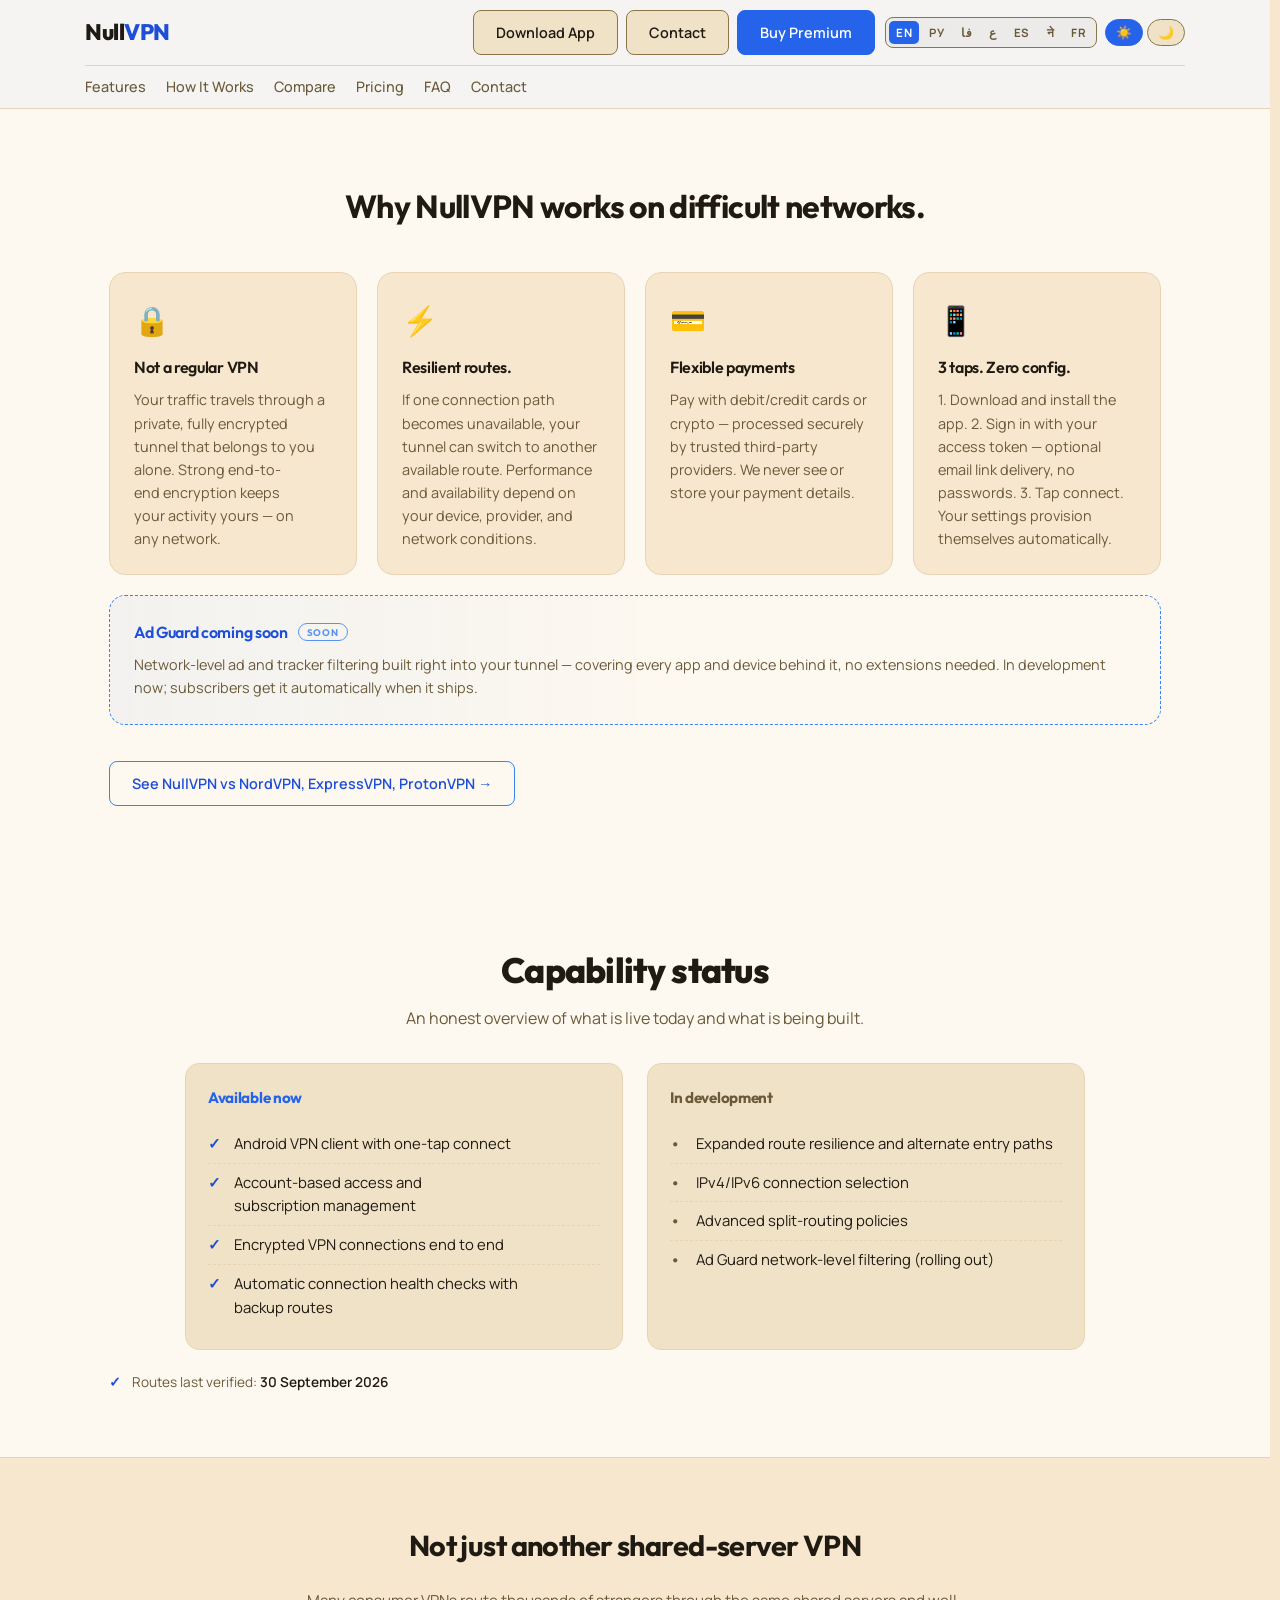
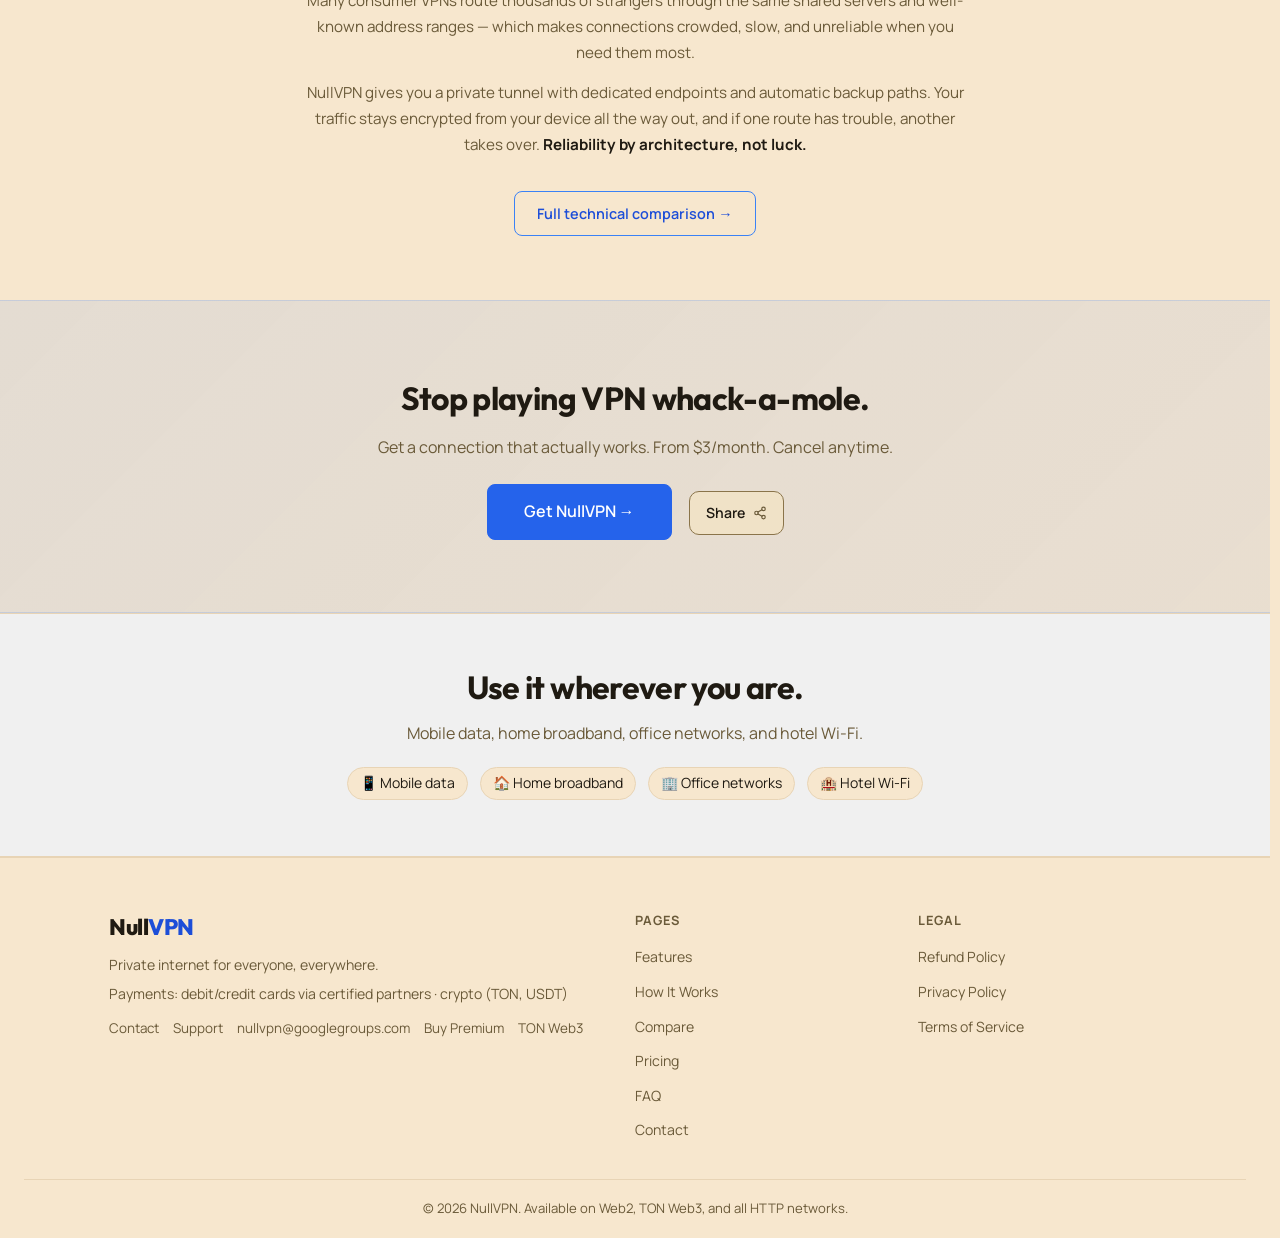
<file: index.html>
<!DOCTYPE html>
<html lang="en">
<head>
  <meta charset="UTF-8"/>
  <meta name="viewport" content="width=device-width, initial-scale=1.0"/>
  <meta name="color-scheme" content="light dark"/>
  <script>(function(){var L=["en","ru","fa","ar","es","ne","fr"],m=location.search.match(/[?&]lang=([a-zA-Z]{2})/),l=m?m[1].toLowerCase():null;try{l=l&&L.indexOf(l)>-1?l:(localStorage.getItem("nullvpn_lang")||"");}catch(e){l="";}if(l&&L.indexOf(l)>-1){document.documentElement.lang=l;document.documentElement.dir=(l==="fa"||l==="ar")?"rtl":"ltr";if(l!=="en"){document.documentElement.classList.add("nv-l");setTimeout(function(){document.documentElement.classList.remove("nv-l")},2000);}}})();</script>
  <style>html.nv-l .nav-inner{visibility:hidden}</style>
  <link rel="preload" href="/fonts/manrope-var-latin.woff2" as="font" type="font/woff2" crossorigin/>
  <link rel="preload" href="/fonts/outfit-var-latin.woff2" as="font" type="font/woff2" crossorigin/>
  <meta name="theme-color" content="#f7e7ce"/>
  <meta name="theme-color" content="#0a0f1a" media="(prefers-color-scheme: dark)"/>
  <script src="branding.js?v=5" defer></script>
  <meta http-equiv="Cache-Control" content="no-cache, no-store, must-revalidate">
  <meta http-equiv="Pragma" content="no-cache">
  <meta http-equiv="Expires" content="0">
  <meta name="description" content="NullVPN — private connectivity designed for difficult networks. Passwordless sign-in, automatic backup routes, instant setup."/>
  <title>NullVPN — Private internet for everyone, everywhere.</title>
  <link rel="canonical" href="https://nullvpn.net/"/>
  <meta property="og:title" content="NullVPN — Private internet for everyone, everywhere."/>
  <meta property="og:description" content="NullVPN — private connectivity designed for difficult networks. Passwordless sign-in, automatic backup routes, instant setup."/>
  <meta property="og:type" content="website"/>
  <meta property="og:url" content="https://nullvpn.net/"/>
  <meta property="og:image" content="https://nullvpn.net/og-cover.jpg"/>
  <meta property="og:image:width" content="1200"/>
  <meta property="og:image:height" content="630"/>
  <meta property="og:image:alt" content="NullVPN — private connectivity for difficult networks. Brand cover with gold wave lines on dark navy."/>
  <meta property="og:site_name" content="NullVPN"/>
  <meta property="og:locale" content="en_US"/>
  <meta property="og:locale:alternate" content="ru_RU"/>
  <meta property="og:locale:alternate" content="fa_IR"/>
  <meta property="og:locale:alternate" content="ar_AR"/>
  <meta property="og:locale:alternate" content="es_ES"/>
  <meta property="og:locale:alternate" content="ne_NP"/>
  <meta property="og:locale:alternate" content="fr_FR"/>
  <meta name="twitter:card" content="summary_large_image"/>
  <meta name="twitter:title" content="NullVPN — Private internet for everyone, everywhere."/>
  <meta name="twitter:description" content="NullVPN — private connectivity designed for difficult networks. Passwordless sign-in, automatic backup routes, instant setup."/>
  <meta name="twitter:image" content="https://nullvpn.net/og-cover.jpg"/>
  <meta name="twitter:image:alt" content="NullVPN — private connectivity for difficult networks. Brand cover with gold wave lines on dark navy."/>
  <link rel="stylesheet" href="style.css?v=62"/>
  <link rel="icon" type="image/png" sizes="64x64" href="favicon.png"/>
  <link rel="apple-touch-icon" href="apple-touch-icon.png"/>
  <link rel="manifest" href="/site.webmanifest"/>
</head>
<body>
  <a class="skip-link" href="#main" data-i18n="a11y.skip">Skip to main content</a>

  <nav class="navbar">
    <div class="nav-inner">
      <div class="nav-top-row">
        <a href="index.html" class="logo" aria-current="page">Null<span>VPN</span></a>
        <div class="nav-actions">
          <a href="download.html" class="btn-nav" target="_blank" rel="noopener" data-i18n="nav.download">Download App</a>
          <a href="contact.html" class="btn-nav" data-i18n="nav.contact">Contact</a>
          <a href="pricing.html" class="btn-nav btn-nav-primary" target="_blank" rel="noopener" data-i18n="nav.cta.buy">Buy Premium</a>
        </div>
        <div class="nav-controls">
          <div class="lang-selector">
            <button class="lang-btn" data-lang="en" onclick="setLang('en')" title="English">EN</button>
            <button class="lang-btn" data-lang="ru" onclick="setLang('ru')" title="Русский">РУ</button>
            <button class="lang-btn" data-lang="fa" onclick="setLang('fa')" title="فارسی">فا</button>
            <button class="lang-btn" data-lang="ar" onclick="setLang('ar')" title="العربية">ع</button>
            <button class="lang-btn" data-lang="es" onclick="setLang('es')" title="Español">ES</button>
            <button class="lang-btn" data-lang="ne" onclick="setLang('ne')" title="नेपाली">ने</button>
            <button class="lang-btn" data-lang="fr" onclick="setLang('fr')" title="Français">FR</button>
          </div>
          <div class="theme-toggle">
            <button class="theme-btn" id="themeLight" onclick="setTheme('light')" data-i18n-aria="theme.light" aria-label="Light mode">☀️</button>
            <button class="theme-btn" id="themeDark" onclick="setTheme('dark')" data-i18n-aria="theme.dark" aria-label="Dark mode">🌙</button>
          </div>
        </div>
      </div>
      <ul class="nav-links" id="navLinks">
        <li><a href="features.html" data-i18n="nav.features">Features</a></li>
        <li><a href="how-it-works.html" data-i18n="nav.how">How It Works</a></li>
        <li><a href="comparison.html" data-i18n="nav.compare">Compare</a></li>
        <li><a href="pricing.html" data-i18n="nav.pricing">Pricing</a></li>
        <li><a href="faq.html" data-i18n="nav.faq">FAQ</a></li>
        <li><a href="contact.html" data-i18n="nav.contact">Contact</a></li>
      </ul>
    </div>
  </nav>

  <!-- Features Teaser -->
  <main id="main" tabindex="-1" class="features-teaser">
    <div class="container">
      <h1 data-i18n="index.feat.h">Why NullVPN works on difficult networks.</h1>
      <div class="feat-grid">
        <div class="feat-card">
          <div class="feat-icon">🔒</div>
          <h3 data-i18n="index.f1.h">Not a regular VPN</h3>
          <p data-i18n="index.f1.p">Your traffic travels through a private, fully encrypted tunnel that belongs to you alone. Strong end-to-end encryption keeps your activity yours — on any network.</p>
        </div>
        <div class="feat-card">
          <div class="feat-icon">⚡</div>
          <h3 data-i18n="index.f2.h">Resilient routes.</h3>
          <p data-i18n="index.f2.p">If one connection path becomes unavailable, your tunnel can switch to another available route. Performance and availability depend on your device, provider, and network conditions.</p>
        </div>
        <div class="feat-card">
          <div class="feat-icon">💳</div>
          <h3 data-i18n="index.f3.h">Flexible payments</h3>
          <p data-i18n="index.f3.p">Pay with debit/credit cards or crypto — processed securely by trusted third-party providers. We never see or store your payment details.</p>
        </div>
        <div class="feat-card">
          <div class="feat-icon">📱</div>
          <h3 data-i18n="index.f4.h">3 taps. Zero config.</h3>
          <p data-i18n="index.f4.p">1. Download and install the app. 2. Sign in with your access token — optional email link delivery, no passwords. 3. Tap connect. Your settings provision themselves automatically.</p>
        </div>
        <div class="feat-card feat-card--wide">
          <h3 data-i18n="index.f5.h">Ad Guard coming soon</h3>
          <p data-i18n="index.f5.p">Network-level ad and tracker filtering built right into your tunnel — covering every app and device behind it, no extensions needed. In development now; subscribers get it automatically when it ships.</p>
        </div>
      </div>
      <a href="comparison.html" class="btn-outline" data-i18n="index.feat.compare">See NullVPN vs NordVPN, ExpressVPN, ProtonVPN →</a>
    </div>
  </main>

  <!-- Capability status -->
  <section class="cap-status">
    <div class="container">
      <h2 data-i18n="cap.status.h">Capability status</h2>
      <p class="sp-tagline" data-i18n="cap.status.tagline">An honest overview of what is live today and what is being built.</p>
      <div class="cap-grid">
        <div class="cap-col">
          <h3 data-i18n="cap.status.live.h">Available now</h3>
          <ul>
            <li data-i18n="cap.live.1">Android VPN client with one-tap connect</li>
            <li data-i18n="cap.live.2">Account-based access and subscription management</li>
            <li data-i18n="cap.live.3">Encrypted VPN connections end to end</li>
            <li data-i18n="cap.live.4">Automatic connection health checks with backup routes</li>
          </ul>
        </div>
        <div class="cap-col cap-col--dev">
          <h3 data-i18n="cap.status.dev.h">In development</h3>
          <ul>
            <li data-i18n="cap.dev.1">Expanded route resilience and alternate entry paths</li>
            <li data-i18n="cap.dev.2">IPv4/IPv6 connection selection</li>
            <li data-i18n="cap.dev.3">Advanced split-routing policies</li>
            <li data-i18n="cap.dev.4">Ad Guard network-level filtering (rolling out)</li>
          </ul>
        </div>
      </div>
      <!-- r6: honest "last verified" stamp. The date is source-controlled
           (update with: node tools/stamp_verified.js); the engine localizes
           the display via Intl. -->
      <p class="cap-verified">
        <span data-i18n="cap.verified">Routes last verified:</span>
        <time datetime="2026-09-30" id="capVerifiedDate">30 September 2026</time>
      </p>
    </div>
  </section>

  <!-- Why Regular VPNs Fail -->
  <section class="why-section">
    <div class="container" style="max-width:720px;text-align:center">
      <h2 data-i18n="index.notavpn.h">Not just another shared-server VPN</h2>
      <p data-i18n="index.notavpn.p">Many consumer VPNs route thousands of strangers through the same shared servers and well-known address ranges — which makes connections crowded, slow, and unreliable when you need them most.</p>
      <p data-i18n="index.notavpn.p2">NullVPN gives you a private tunnel with dedicated endpoints and automatic backup paths. Your traffic stays encrypted from your device all the way out, and if one route has trouble, another takes over. <strong>Reliability by architecture, not luck.</strong></p>
      <a href="comparison.html" class="btn-outline" style="margin-top:20px" data-i18n="index.notavpn.btn">Full technical comparison →</a>
    </div>
  </section>

  <!-- CTA Banner -->
  <section class="cta-banner">
    <div class="container">
      <h2 data-i18n="index.cta.h">Stop playing VPN whack-a-mole.</h2>
      <p data-i18n="index.cta.p">Get a connection that actually works. From $3/month. Cancel anytime.</p>
      <a href="pricing.html" class="btn-primary btn-large" data-i18n="index.cta.btn">Get NullVPN →</a>
      <button type="button" class="share-chip" data-i18n-aria="share.btn" aria-label="Share NullVPN"><span data-i18n="share.btn">Share</span><span class="share-ico" aria-hidden="true"><svg xmlns="http://www.w3.org/2000/svg" width="14" height="14" viewBox="0 0 24 24" fill="none" stroke="currentColor" stroke-width="2" stroke-linecap="round" stroke-linejoin="round"><circle cx="18" cy="5" r="3"/><circle cx="6" cy="12" r="3"/><circle cx="18" cy="19" r="3"/><line x1="8.59" y1="13.51" x2="15.42" y2="17.49"/><line x1="15.41" y1="6.51" x2="8.59" y2="10.49"/></svg></span></button>
    </div>
  </section>

  <section class="countries-section">
    <div class="container" style="text-align:center">
      <h2 data-i18n="index.countries.h">Use it wherever you are.</h2>
      <p class="sp-tagline" data-i18n="index.countries.tagline">Mobile data, home broadband, office networks, and hotel Wi-Fi.</p>
      <div class="country-flags">
        <span>📱 Mobile data</span>
        <span>🏠 Home broadband</span>
        <span>🏢 Office networks</span>
        <span>🏨 Hotel Wi-Fi</span>
      </div>
    </div>
  </section>

  <!-- Footer -->
  <footer class="footer">
    <div class="container footer-inner">
      <div class="footer-brand">
        <a href="index.html" class="logo">Null<span>VPN</span></a>
        <p data-i18n="footer.tagline">Private internet for everyone, everywhere.</p>
        <p class="footer-payment-line" data-i18n="footer.payment">Payments: debit/credit cards via certified partners · crypto (TON, USDT)</p>
        <div class="footer-links-social">
          <a href="contact.html" data-i18n="nav.contact">Contact</a>
          <a href="https://t.me/nullvpn_net" target="_blank" rel="noopener" data-i18n="footer.support" referrerpolicy="no-referrer">Support</a>
          <a href="mailto:nullvpn@googlegroups.com?subject=NullVPN%20Support">nullvpn@googlegroups.com</a>
          <a href="pricing.html" target="_blank" rel="noopener" data-i18n="nav.cta.buy">Buy Premium</a>
          <a href="web3.html">TON Web3</a>
        </div>
      </div>
      <div class="footer-nav">
        <h4 data-i18n="footer.pages">Pages</h4>
        <ul>
          <li><a href="features.html" data-i18n="nav.features">Features</a></li>
          <li><a href="how-it-works.html" data-i18n="nav.how">How It Works</a></li>
          <li><a href="comparison.html" data-i18n="nav.compare">Compare</a></li>
          <li><a href="pricing.html" data-i18n="nav.pricing">Pricing</a></li>
          <li><a href="faq.html" data-i18n="nav.faq">FAQ</a></li>
          <li><a href="contact.html" data-i18n="nav.contact">Contact</a></li>
        </ul>
      </div>
      <div class="footer-nav">
        <h4 data-i18n="footer.legal">Legal</h4>
        <ul>
          <li><a href="refund.html" data-i18n="footer.refund">Refund Policy</a></li>
          <li><a href="privacy.html" data-i18n="footer.privacy">Privacy Policy</a></li>
          <li><a href="terms.html" data-i18n="footer.terms">Terms of Service</a></li>
        </ul>
      </div>
    </div>
    <div class="footer-bottom">
      <p data-i18n="footer.copy">© 2026 NullVPN. Available on Web2, TON Web3, and all HTTP networks.</p>
    </div>
  </footer>

  <script src="i18n.js?v=73"></script>
  <script>
    function setTheme(theme) {
      document.documentElement.setAttribute('data-theme', theme);
      localStorage.setItem('theme', theme);
      updateThemeButtons(theme);
    }
    function updateThemeButtons(theme) {
      document.getElementById('themeLight').classList.toggle('active', theme === 'light'), document.getElementById('themeLight').setAttribute('aria-pressed', theme === 'light');
      document.getElementById('themeDark').classList.toggle('active', theme === 'dark'), document.getElementById('themeDark').setAttribute('aria-pressed', theme === 'dark');
    }
    (function() {
      var savedTheme = localStorage.getItem('theme') || (window.matchMedia && matchMedia('(prefers-color-scheme: dark)').matches ? 'dark' : 'light');
      document.documentElement.setAttribute('data-theme', savedTheme);
      updateThemeButtons(savedTheme);
    })();
  </script>

  <script type="application/ld+json">
{
 "@context": "https://schema.org",
 "@type": "Organization",
 "name": "NullVPN",
 "url": "https://nullvpn.net/",
 "logo": "https://nullvpn.net/logo.png",
 "sameAs": [
  "https://t.me/nullvpnnet",
  "https://t.me/nullvpnnetbot",
  "https://t.me/nullvpn_net",
  "https://github.com/nullvpnsoft"
 ],
 "contactPoint": [
  {"@type": "ContactPoint", "contactType": "customer support", "email": "nullvpn@googlegroups.com", "url": "https://t.me/nullvpn_net", "availableLanguage": ["en", "ru", "fa", "ar", "es", "fr", "ne"]}
 ]
}
  </script>
  <script type="application/ld+json">
{
 "@context": "https://schema.org",
 "@type": "SoftwareApplication",
 "name": "NullVPN",
 "url": "https://nullvpn.net/",
 "applicationCategory": "SecurityApplication",
 "operatingSystem": "Android, Web",
 "description": "NullVPN — private connectivity designed for difficult networks. Passwordless sign-in, automatic backup routes, instant setup.",
 "publisher": {"@type": "Organization", "name": "NullVPN", "url": "https://nullvpn.net/"},
 "offers": [
  {"@type": "Offer", "name": "Monthly", "price": "3.00", "priceCurrency": "USD", "url": "https://nullvpn.net/pricing.html", "availability": "https://schema.org/InStock"},
  {"@type": "Offer", "name": "Quarterly", "price": "10.00", "priceCurrency": "USD", "url": "https://nullvpn.net/pricing.html", "availability": "https://schema.org/InStock"},
  {"@type": "Offer", "name": "Annual", "price": "35.00", "priceCurrency": "USD", "url": "https://nullvpn.net/pricing.html", "availability": "https://schema.org/InStock"}
 ]
}
  </script>
<!-- r88: SoftwareApplication graph joins the long-standing Organization
     block above. Facts mirror pricing.html's Service offers exactly ($3 /
     $10 / $35, USD, InStock) and the download page's real platform list
     (official Android APK + web PWA — no invented OS entries). Publisher is
     inlined rather than @id-referenced: Google merges each ld+json script
     independently, so a cross-block reference would dangle. No
     aggregateRating — never fabricate review data. -->
</body>
</html>
</file>
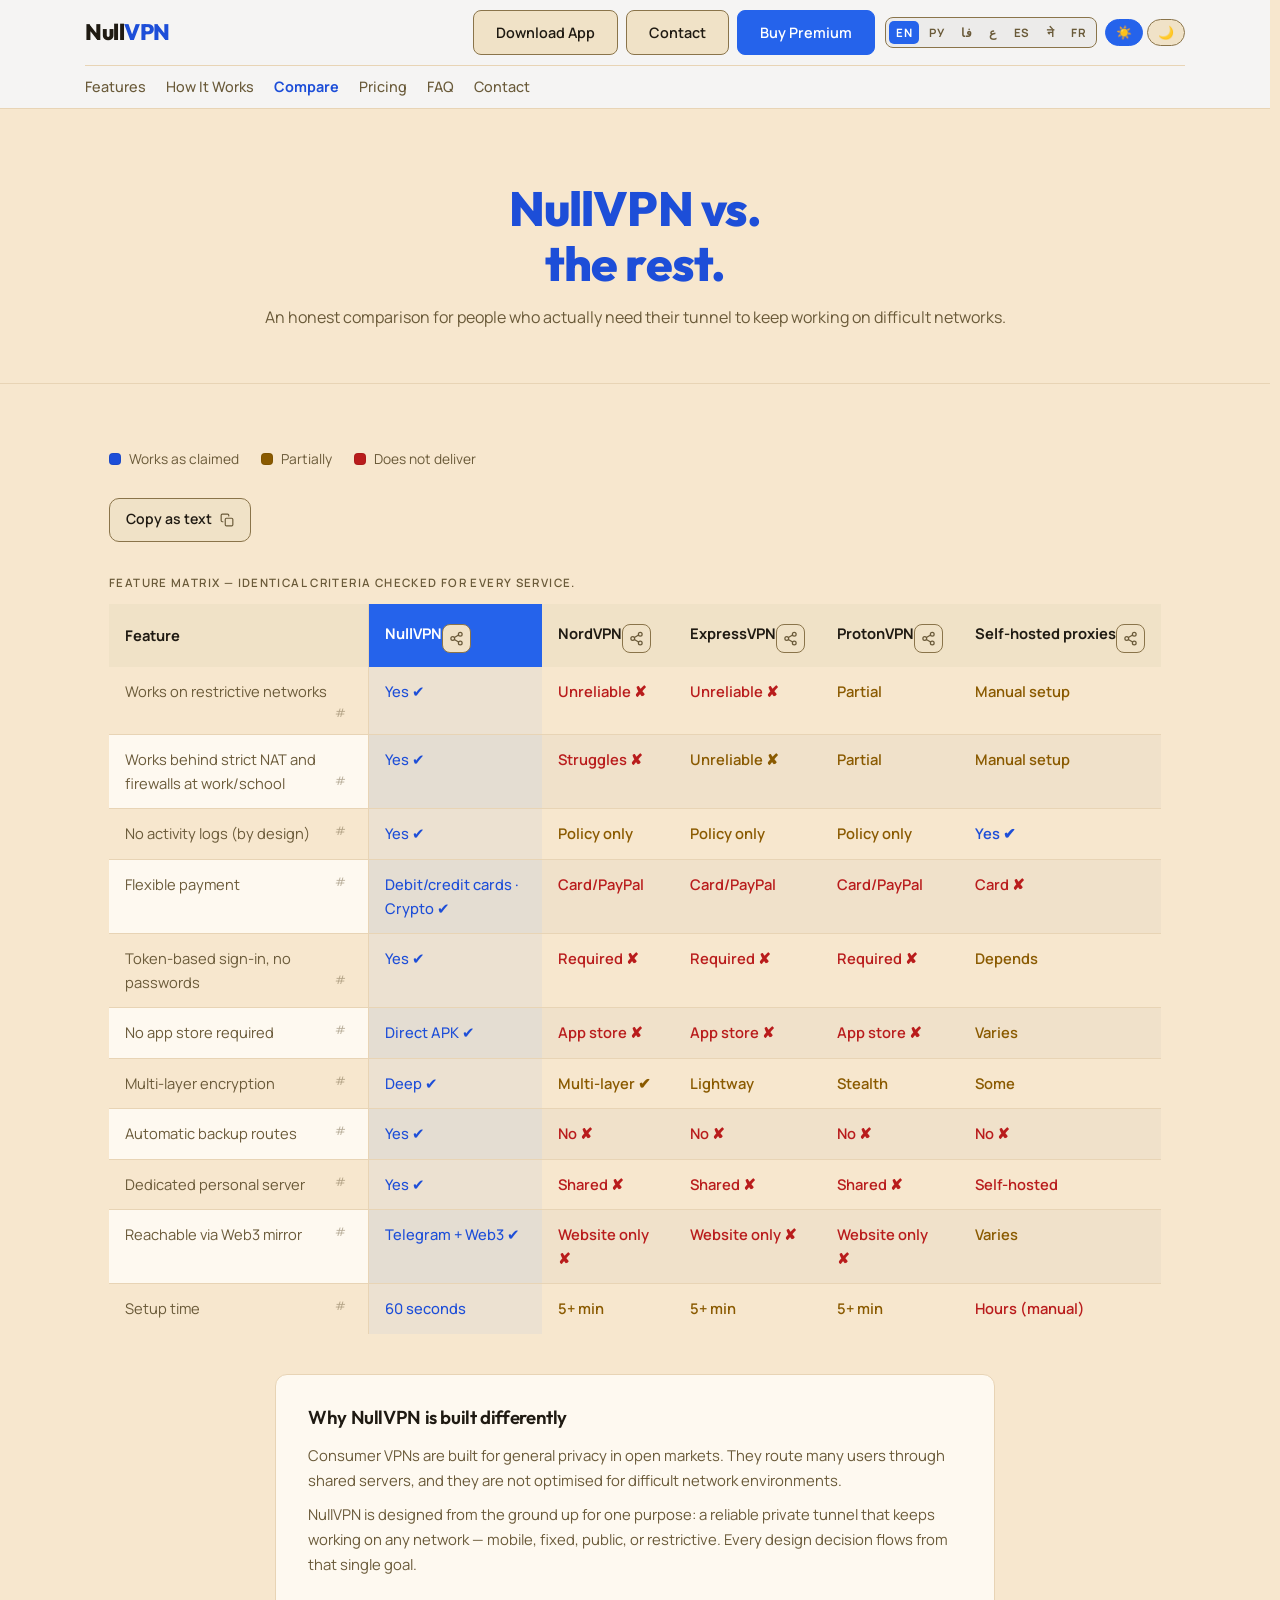
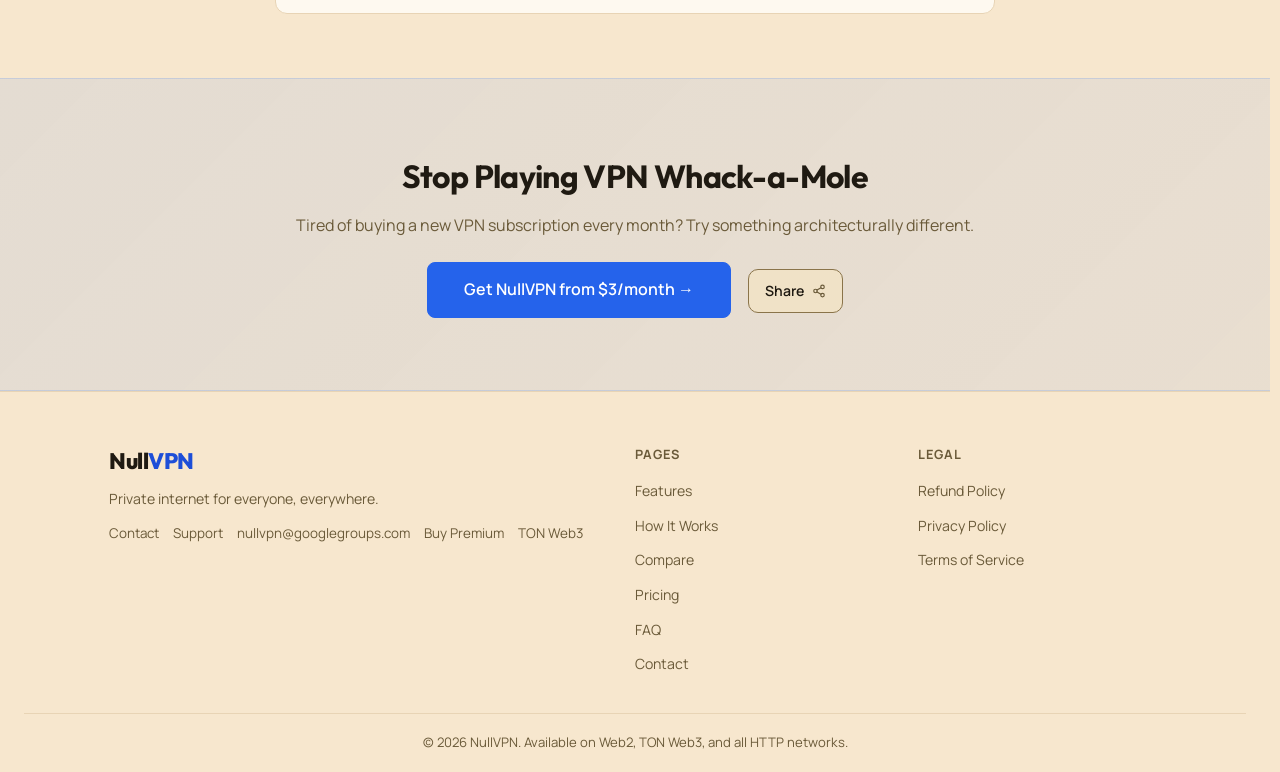
<file: comparison.html>
<!DOCTYPE html>
<html lang="en">
<head>
  <meta charset="UTF-8"/>
  <meta name="viewport" content="width=device-width, initial-scale=1.0"/>
  <meta name="color-scheme" content="light dark"/>
  <script>(function(){var L=["en","ru","fa","ar","es","ne","fr"],m=location.search.match(/[?&]lang=([a-zA-Z]{2})/),l=m?m[1].toLowerCase():null;try{l=l&&L.indexOf(l)>-1?l:(localStorage.getItem("nullvpn_lang")||"");}catch(e){l="";}if(l&&L.indexOf(l)>-1){document.documentElement.lang=l;document.documentElement.dir=(l==="fa"||l==="ar")?"rtl":"ltr";if(l!=="en"){document.documentElement.classList.add("nv-l");setTimeout(function(){document.documentElement.classList.remove("nv-l")},2000);}}})();</script>
  <style>html.nv-l .nav-inner{visibility:hidden}</style>
  <link rel="preload" href="/fonts/manrope-var-latin.woff2" as="font" type="font/woff2" crossorigin/>
  <link rel="preload" href="/fonts/outfit-var-latin.woff2" as="font" type="font/woff2" crossorigin/>
  <meta name="theme-color" content="#f7e7ce"/>
  <meta name="theme-color" content="#0a0f1a" media="(prefers-color-scheme: dark)"/>
  <script src="branding.js?v=5" defer></script>
  <meta http-equiv="Cache-Control" content="no-cache, no-store, must-revalidate">
  <meta http-equiv="Pragma" content="no-cache">
  <meta http-equiv="Expires" content="0">
  <meta name="description" content="NullVPN vs NordVPN vs ExpressVPN vs ProtonVPN — an honest feature comparison."/>
  <title>Compare VPNs — NullVPN</title>
  <link rel="canonical" href="https://nullvpn.net/comparison.html"/>
  <meta property="og:title" content="Compare VPNs — NullVPN"/>
  <meta property="og:description" content="NullVPN vs NordVPN vs ExpressVPN vs ProtonVPN — an honest feature comparison."/>
  <meta property="og:type" content="website"/>
  <meta property="og:url" content="https://nullvpn.net/comparison.html"/>
  <meta property="og:image" content="https://nullvpn.net/og-cover.jpg"/>
  <meta property="og:image:width" content="1200"/>
  <meta property="og:image:height" content="630"/>
  <meta property="og:image:alt" content="NullVPN — private connectivity for difficult networks. Brand cover with gold wave lines on dark navy."/>
  <meta property="og:site_name" content="NullVPN"/>
  <meta property="og:locale" content="en_US"/>
  <meta property="og:locale:alternate" content="ru_RU"/>
  <meta property="og:locale:alternate" content="fa_IR"/>
  <meta property="og:locale:alternate" content="ar_AR"/>
  <meta property="og:locale:alternate" content="es_ES"/>
  <meta property="og:locale:alternate" content="ne_NP"/>
  <meta property="og:locale:alternate" content="fr_FR"/>
  <meta name="twitter:card" content="summary_large_image"/>
  <meta name="twitter:title" content="Compare VPNs — NullVPN"/>
  <meta name="twitter:description" content="NullVPN vs NordVPN vs ExpressVPN vs ProtonVPN — an honest feature comparison."/>
  <meta name="twitter:image" content="https://nullvpn.net/og-cover.jpg"/>
  <meta name="twitter:image:alt" content="NullVPN — private connectivity for difficult networks. Brand cover with gold wave lines on dark navy."/>
  <link rel="stylesheet" href="style.css?v=62"/>
  <link rel="icon" type="image/png" sizes="64x64" href="favicon.png"/>
  <link rel="apple-touch-icon" href="apple-touch-icon.png"/>
  <link rel="manifest" href="/site.webmanifest"/>
  <style>
    .comp-section{padding:64px 24px;}
    /* r6: wrapper lets the scroll-fade hint sit above the scrolling table
       without moving (pseudo-elements inside the scroll container would scroll). */
    .comp-table-box{position:relative;}
    .comp-table-box::after{content:"";position:absolute;top:0;bottom:0;inset-inline-end:0;width:42px;background:linear-gradient(to left,var(--bg),transparent);pointer-events:none;}
    [dir="rtl"] .comp-table-box::after{background:linear-gradient(to right,var(--bg),transparent);}
    @media(min-width:1024px){.comp-table-box::after{display:none;}} /* table usually fits — no false hint */
    .comp-table-wrap{overflow-x:auto;margin-top:32px;scrollbar-width:thin;scrollbar-color:var(--border) transparent;-webkit-overflow-scrolling:touch;}
    .comp-table-wrap::-webkit-scrollbar{height:8px;}
    .comp-table-wrap::-webkit-scrollbar-track{background:transparent;}
    .comp-table-wrap::-webkit-scrollbar-thumb{background:var(--border);border-radius:4px;}
    table{width:100%;min-width:640px;border-collapse:collapse;font-size:.92rem;}
    th{background:var(--bg3);color:var(--text);font-weight:700;padding:14px 16px;text-align:start;white-space:nowrap;}
    th.highlight{background:var(--accent2);color:#fff;}
    td{padding:13px 16px;border-bottom:1px solid var(--border);color:var(--text2);vertical-align:top;}
    td.highlight{background:rgba(var(--accent-rgb),.06);color:var(--text);font-weight:500;}
    tr:last-child td{border-bottom:none;}
    /* r6: sticky feature column — freeze the row label while values scroll.
       Logical inset works in both LTR and RTL; solid bg hides content sliding
       underneath; edge divider marks the freeze line. */
    th:first-child,td:first-child{position:sticky;inset-inline-start:0;z-index:2;background:var(--bg);box-shadow:inset -1px 0 0 var(--border);}
    [dir="rtl"] th:first-child,[dir="rtl"] td:first-child{box-shadow:inset 1px 0 0 var(--border);}
    th:first-child{background:var(--bg3);z-index:3;}
    /* r6: zebra striping for row tracking across 6 columns */
    tbody tr:nth-child(even) td{background:rgba(127,127,127,.05);}
    tbody tr:nth-child(even) td.highlight{background:rgba(var(--accent-rgb),.10);}
    tbody tr:nth-child(even) td:first-child{background:var(--bg2);}
    /* r83: tbody row headers — the first column is th[scope="row"] now
       (screen readers associate the label with every cell in the row).
       [scope] attribute selectors out-rank the th:first-child sticky rules
       above, so the thead is untouched while row headers stay VISUALLY
       IDENTICAL to the td they replaced (th defaults — bold, nowrap, bg3 —
       would blow up the sticky column). Opaque bg required: the column is
       sticky, translucency would let scrolled content show through. */
    tbody th[scope="row"]{padding:13px 16px;border-bottom:1px solid var(--border);color:var(--text2);vertical-align:top;background:var(--bg);font-weight:400;text-align:start;white-space:normal;}
    tbody tr:nth-child(even) th[scope="row"]{background:var(--bg2);}
    tr:last-child th[scope="row"]{border-bottom:none;}
    [data-theme="dark"] tbody tr:nth-child(even) td{background:rgba(127,127,127,.08);}
    [data-theme="dark"] tbody tr:nth-child(even) td:first-child{background:var(--bg2);}
    /* r59: hover column spotlight — engine in i18n.js (11), desktop pointers
       only. Specificity mirrors the zebra rules so the tint wins on odd AND
       even rows; the highlighted NullVPN column keeps a stronger tint under
       the spotlight. Header uses accent3 because white on accent is 3.68:1
       (< 4.5) while white on accent3 is 6.7:1 in both themes. */
    td.comp-col-spot{background:rgba(var(--accent-rgb),.10);}
    td.highlight.comp-col-spot{background:rgba(var(--accent-rgb),.18);}
    tbody tr:nth-child(even) td.comp-col-spot{background:rgba(var(--accent-rgb),.14);}
    tbody tr:nth-child(even) td.highlight.comp-col-spot{background:rgba(var(--accent-rgb),.22);}
    th.comp-col-spot{background:var(--accent3);color:#fff;}
    /* r66: PINNED column — arrived via a #col-X share link. The hover
       spotlight's persistent cousin: same tint family (zebra-aware
       specificity mirrors the spot rules), a hair stronger, plus a 1px ring
       so the pin stays legible next to a hover spotlight on another column.
       The pinned header gets the accent3 treatment and a light bottom bar
       that reads as a selected tab. Arrival pulse is one-shot and gated on
       reduced-motion (static tint is the fallback). */
    td.comp-col-pin{background:rgba(var(--accent-rgb),.12);box-shadow:inset 0 0 0 1px rgba(var(--accent-rgb),.45);}
    td.highlight.comp-col-pin{background:rgba(var(--accent-rgb),.20);}
    tbody tr:nth-child(even) td.comp-col-pin{background:rgba(var(--accent-rgb),.16);}
    tbody tr:nth-child(even) td.highlight.comp-col-pin{background:rgba(var(--accent-rgb),.24);}
    th.comp-col-pin{background:var(--accent3);color:#fff;box-shadow:inset 0 -3px 0 rgba(255,255,255,.85);}
    /* r68: PINNED ROW — the row permalink's highlight, mirroring the column
       pin family (r66). Selector specificity EQUALS the zebra rules, so these
       must stay AFTER them (and after the dark zebra override) to win. */
    tbody tr.comp-row-pin td{background:rgba(var(--accent-rgb),.12);box-shadow:inset 0 0 0 1px rgba(var(--accent-rgb),.45);}
    tbody tr.comp-row-pin td.highlight{background:rgba(var(--accent-rgb),.20);}
    [data-theme="dark"] tbody tr.comp-row-pin td{background:rgba(var(--accent-rgb),.12);}
    tbody tr.comp-row-pin td:first-child{background:rgba(var(--accent-rgb),.16);color:var(--text);}
    /* r83: the row-pin tint must reach the new th row header too — placed
       after the r83 continuity zebra so it wins the equal-specificity tie. */
    tbody tr.comp-row-pin th[scope="row"]{background:rgba(var(--accent-rgb),.16);color:var(--text);}
    @media (prefers-reduced-motion: no-preference){
      tbody tr.comp-row-pin td{animation:compPinIn .55s ease-out;}
      tbody tr.comp-row-pin th[scope="row"]{animation:compPinIn .55s ease-out;}
    }
    @media (prefers-reduced-motion: no-preference){
      @keyframes compPinIn{from{background-color:rgba(var(--accent-rgb),.34);}}
      td.comp-col-pin,th.comp-col-pin{animation:compPinIn .55s ease-out;}
    }
    /* r84: :target ring parity — every other deep-linkable estate surface
       rings its target on arrival (r79 features rows, r78 pricing cards,
       .faq-item via style.css covers FAQ + legal clauses). Comparison's 16
       shareable targets (11 rows + 5 columns) relied on the JS pin tint
       alone, which fires late and was moot while the row sat behind the
       navbar (fixed estate-wide by the r84 style.css tr[id]/th[id] rule).
       Same ring geometry as features' tr:target; the pin tint stays the
       JS-driven complement, so a pinned row shows ring + tint together. */
    .comp-table-wrap tbody tr:target{box-shadow:0 0 0 3px rgba(var(--accent-rgb),.28);}
    .comp-table-wrap thead th:target{box-shadow:0 0 0 3px rgba(var(--accent-rgb),.28);}
    /* r88: the matrix finally carries a real <caption> — the HTML-native way
       to name a data table (announced by screen readers on table entry, a
       complement to the r85 region aria-label which names the scroll
       container, not the table). Styled as a quiet estate eyebrow so it
       reads as table context, not a competing heading. text-align:start
       keeps it flush-left in RTL locales; caption-side:top is the default
       but stated explicitly so a future caption-side experiment can't
       silently strand the label under the matrix. */
    .comp-table-wrap caption{caption-side:top;text-align:start;padding:0 0 12px;font-size:.72rem;font-weight:600;letter-spacing:.12em;text-transform:uppercase;color:var(--text2);}
    /* r66: plan header cells become flex columns so the per-column share chip
       sits under the provider name; nowrap on the label is kept by the chip
       being its own flex line. Chip reuses .share-chip.faq-share styling —
       only the inline-start margin is reset (it belongs to inline prose). */
    th.comp-colhead{text-align:start;}
    th.comp-colhead .share-chip.faq-share.comp-share{margin-inline-start:0;margin-top:6px;}
    /* r67: verdict legend — sits above the table so the colour code is read
       BEFORE scanning 66 cells. Swatch colours are the literal .yes/.no/
       .partial values (with dark-theme counterparts), border-radius matches
       the site's chip language, flex:none keeps dots square under wrap. */
    .comp-legend{display:flex;flex-wrap:wrap;gap:8px 22px;list-style:none;margin:0 0 16px;padding:0;font-size:.86rem;color:var(--text2);}
    .comp-legend li{display:inline-flex;align-items:center;gap:8px;white-space:nowrap;}
    .lg-swatch{width:12px;height:12px;border-radius:4px;flex:none;box-shadow:inset 0 0 0 1px rgba(0,0,0,.08);}
    [data-theme="dark"] .lg-swatch{box-shadow:inset 0 0 0 1px rgba(255,255,255,.12);}
    .lg-yes{background:var(--accent-text);}
    .lg-partial{background:#8a5a00;}
    [data-theme="dark"] .lg-partial{background:#fbbf24;}
    .lg-no{background:#b91c1c;}
    [data-theme="dark"] .lg-no{background:#f87171;}
    /* r60: sticky header row (desktop ≥1024px). The wrapper's overflow-x:auto
       computes overflow-y to auto, which would trap sticky inside a
       never-vertically-scrolling container — but at this width the table fits
       in every locale (verified 1024px × 7 langs, zero page overflow), so the
       wrapper can drop horizontal scrolling entirely and thead th sticks
       against the page scroll instead. top:108px tucks the header 0.6px under
       the stable two-row navbar (108.6px across all 7 locales) so no sliver of
       scrolling content peeks between them; z-index 5 keeps rows sliding
       beneath while staying under the navbar (z-index 100). The box-shadow
       divider replaces the border that border-collapse cannot carry on a
       stuck cell. 641–1023px keeps the in-wrapper horizontal scroll with the
       sticky first column (r6), where per-row reading makes a fixed header
       less critical. */
    @media(min-width:1024px){
      .comp-table-wrap{overflow-x:visible;}
      thead th{position:sticky;top:108px;z-index:5;box-shadow:0 1px 0 var(--border);}
    }
    /* r60: print de-stickying — paged media gives sticky cells no useful
       scrollport and Chrome can pin them mid-page; print already unwraps the
       table (style.css print block). */
    @media print{
      thead th{position:static;box-shadow:none;}
      /* r93: the 752px matrix needs the full landscape sheet - portrait
         would clip or shrink 6 columns onto one page width. */
      @page{size:landscape;}
    }
    @media(max-width:640px){
      table{font-size:.8rem;min-width:560px;}
      th{padding:10px;}
      td{padding:9px 10px;}
      th:first-child,td:first-child{min-width:138px;max-width:190px;}
    }
    .yes{color:var(--accent-text);font-weight:600;}
    td.highlight.yes{color:var(--accent-text);}
    .no{color:#b91c1c;font-weight:600;}
    [data-theme="dark"] .no{color:#f87171;}
    .partial{color:#8a5a00;font-weight:600;}
    [data-theme="dark"] .partial{color:#fbbf24;}
    @media(hover:hover){
      tbody tr:hover td.highlight{background:rgba(var(--accent-rgb),.14);}
      tbody tr:nth-child(even):hover td.highlight{background:rgba(var(--accent-rgb),.18);}
    }
    .comp-note{max-width:720px;margin:40px auto 0;background:var(--bg2);border:1px solid var(--border);border-radius:12px;padding:28px 32px;}
    .comp-note h3{font-weight:600;margin-bottom:10px;}
    .comp-note p{color:var(--text2);font-size:.93rem;line-height:1.7;margin-bottom:8px;}
  </style>
  <!-- r67: BreadcrumbList — Home > Compare. Static JSON-LD; the name matches
       the site's nav/footer label. Search engines use it for result subtitles. -->
  <script type="application/ld+json">
  {"@context":"https://schema.org","@type":"BreadcrumbList","itemListElement":[{"@type":"ListItem","position":1,"name":"Home","item":"https://nullvpn.net/"},{"@type":"ListItem","position":2,"name":"Compare","item":"https://nullvpn.net/comparison.html"}]}
  </script>
  <!-- r82: ItemList — the eleven comparison rows as structured data, each
       item's url pointing at its deep-link anchor (mirrors the r80 features
       ItemList convention). -->
  <script type="application/ld+json">
  {"@context":"https://schema.org","@type":"ItemList","itemListElement":[{"@type":"ListItem","position":1,"name":"Works on restrictive networks","url":"https://nullvpn.net/comparison.html#row-works-strict"},{"@type":"ListItem","position":2,"name":"Works behind strict NAT and firewalls at work/school","url":"https://nullvpn.net/comparison.html#row-works-mobile"},{"@type":"ListItem","position":3,"name":"No activity logs (by design)","url":"https://nullvpn.net/comparison.html#row-nologs"},{"@type":"ListItem","position":4,"name":"Flexible payment","url":"https://nullvpn.net/comparison.html#row-anonpay"},{"@type":"ListItem","position":5,"name":"Token-based sign-in, no passwords","url":"https://nullvpn.net/comparison.html#row-noaccount"},{"@type":"ListItem","position":6,"name":"No app store required","url":"https://nullvpn.net/comparison.html#row-noappstore"},{"@type":"ListItem","position":7,"name":"Multi-layer encryption","url":"https://nullvpn.net/comparison.html#row-obfuscation"},{"@type":"ListItem","position":8,"name":"Automatic backup routes","url":"https://nullvpn.net/comparison.html#row-autofailover"},{"@type":"ListItem","position":9,"name":"Dedicated personal server","url":"https://nullvpn.net/comparison.html#row-dedicated"},{"@type":"ListItem","position":10,"name":"Reachable via Web3 mirror","url":"https://nullvpn.net/comparison.html#row-reachable"},{"@type":"ListItem","position":11,"name":"Setup time","url":"https://nullvpn.net/comparison.html#row-setuptime"}]}
  </script>
</head>

<body>
  <a class="skip-link" href="#main" data-i18n="a11y.skip">Skip to main content</a>
  <nav class="navbar">
    <div class="nav-inner">
      <div class="nav-top-row">
        <a href="index.html" class="logo">Null<span>VPN</span></a>
        <div class="nav-actions">
          <a href="download.html" class="btn-nav" data-i18n="nav.download">Download App</a>
          <a href="contact.html" class="btn-nav" data-i18n="nav.contact">Contact</a>
          <a href="pricing.html" class="btn-nav-primary" target="_blank" rel="noopener" data-i18n="nav.cta.buy">Buy Premium</a>
        </div>
        <div class="nav-controls">
          <div class="lang-selector">
            <button class="lang-btn" data-lang="en" onclick="setLang('en')" title="English">EN</button>
            <button class="lang-btn" data-lang="ru" onclick="setLang('ru')" title="Русский">РУ</button>
            <button class="lang-btn" data-lang="fa" onclick="setLang('fa')" title="فارسی">فا</button>
            <button class="lang-btn" data-lang="ar" onclick="setLang('ar')" title="العربية">ع</button>
            <button class="lang-btn" data-lang="es" onclick="setLang('es')" title="Español">ES</button>
            <button class="lang-btn" data-lang="ne" onclick="setLang('ne')" title="नेपाली">ने</button>
            <button class="lang-btn" data-lang="fr" onclick="setLang('fr')" title="Français">FR</button>
          </div>
          <div class="theme-toggle">
            <button class="theme-btn" id="themeLight" onclick="setTheme('light')" data-i18n-aria="theme.light" aria-label="Light mode">☀️</button>
            <button class="theme-btn" id="themeDark" onclick="setTheme('dark')" data-i18n-aria="theme.dark" aria-label="Dark mode">🌙</button>
          </div>
        </div>
      </div>
      <ul class="nav-links">
        <li><a href="features.html" data-i18n="nav.features">Features</a></li>
        <li><a href="how-it-works.html" data-i18n="nav.how">How It Works</a></li>
        <li><a aria-current="page" href="comparison.html" class="active" data-i18n="nav.compare">Compare</a></li>
        <li><a href="pricing.html" data-i18n="nav.pricing">Pricing</a></li>
        <li><a href="faq.html" data-i18n="nav.faq">FAQ</a></li>
        <li><a href="contact.html" data-i18n="nav.contact">Contact</a></li>
      </ul>
    </div>
  </nav>

  <main id="main" tabindex="-1" class="page-hero">
    <div class="container">
      <h1><span data-i18n="comp.h1a">NullVPN vs.</span><br/><span data-i18n="comp.h1b">the rest.</span></h1>
      <p data-i18n="comp.sub">An honest comparison for people who actually need their tunnel to keep working on difficult networks.</p>
    </div>
  </main>

  <section class="comp-section">
    <div class="container">
      <!-- r66 legend → r67: the status colours (accent green / amber / red)
           were never decoded for the reader. A compact legend above the table
           names the three verdicts; swatches use the EXACT cell colours
           (including the dark-theme variants) so the mapping is unambiguous.
           The list is plain visible content — no aria tricks needed. -->
      <ul class="comp-legend">
        <li><span class="lg-swatch lg-yes" aria-hidden="true"></span><span data-i18n="comp.legend.yes">Works as claimed</span></li>
        <li><span class="lg-swatch lg-partial" aria-hidden="true"></span><span data-i18n="comp.legend.partial">Partially</span></li>
        <li><span class="lg-swatch lg-no" aria-hidden="true"></span><span data-i18n="comp.legend.no">Does not deliver</span></li>
      </ul>
      <!-- r73: text export — builds a chat-pasteable summary of the matrix
           (row labels + per-plan verdicts, current locale, canonical URL
           attribution) from the live DOM. Deliberately NOT .share-chip: the
           delegated share engine would open a share sheet for the page URL;
           this copies TEXT, so it carries its own class and handler
           (engine section 14). -->
      <div class="comp-tools">
        <button type="button" class="copy-text-chip"><span data-i18n="comp.copy.text">Copy as text</span><span class="share-ico" aria-hidden="true"><svg xmlns="http://www.w3.org/2000/svg" width="14" height="14" viewBox="0 0 24 24" fill="none" stroke="currentColor" stroke-width="2" stroke-linecap="round" stroke-linejoin="round"><rect x="9" y="9" width="13" height="13" rx="2" ry="2"/><path d="M5 15H4a2 2 0 0 1-2-2V4a2 2 0 0 1 2-2h9a2 2 0 0 1 2 2v1"/></svg></span></button>
      </div>
      <div class="comp-table-box">
      <!-- r85: keyboard-scrollable region (WCAG 2.1.1) — see features.html
           r85 note. This matrix is the widest scroll on the estate and the
           one r82's ItemList advertises. -->
      <div class="comp-table-wrap" tabindex="0" role="region" aria-label="VPN comparison matrix" data-i18n-aria="a11y.tbl.comparison">
        <table>
          <caption data-i18n="comp.table.caption">Feature matrix — identical criteria checked for every service.</caption>
          <thead>
            <tr>
              <!-- r83: scope estate convention — thead cols + tbody row
                   headers (first column is th[scope=row] now, visually
                   identical via the r83 continuity rules above). -->
              <th scope="col" data-i18n="comp.table.feature">Feature</th>
              <!-- r66: col-* ids turn each plan column into a deep-linkable,
                   shareable target (see i18n.js section 14 pin engine) -->
              <th scope="col" class="highlight" id="col-nullvpn">NullVPN</th>
              <th scope="col" data-i18n="comp.table.nordvpn" id="col-nordvpn">NordVPN</th>
              <th scope="col" data-i18n="comp.table.expressvpn" id="col-expressvpn">ExpressVPN</th>
              <th scope="col" data-i18n="comp.table.protonvpn" id="col-protonvpn">ProtonVPN</th>
              <th scope="col" data-i18n="comp.table.outline" id="col-selfhosted">Self-hosted proxies</th>
            </tr>
          </thead>
          <tbody>
            <tr id="row-works-strict"><th scope="row" data-i18n="comp.row.works.strict">Works on restrictive networks</th><td class="highlight yes" data-i18n="comp.val.yes">Yes ✔</td><td class="no" data-i18n="comp.val.unreliable">Unreliable ✘</td><td class="no" data-i18n="comp.val.unreliable">Unreliable ✘</td><td class="partial" data-i18n="comp.val.partial">Partial</td><td class="partial" data-i18n="comp.val.manual">Manual setup</td></tr>
            <tr id="row-works-mobile"><th scope="row" data-i18n="comp.row.works.mobile">Works behind strict NAT and firewalls at work/school</th><td class="highlight yes" data-i18n="comp.val.yes">Yes ✔</td><td class="no" data-i18n="comp.val.blocked">Struggles ✘</td><td class="partial" data-i18n="comp.val.unreliable">Unreliable ✘</td><td class="partial" data-i18n="comp.val.partial">Partial</td><td class="partial" data-i18n="comp.val.manual">Manual setup</td></tr>
            <tr id="row-nologs"><th scope="row" data-i18n="comp.row.nologs">No activity logs (by design)</th><td class="highlight yes" data-i18n="comp.val.yes">Yes ✔</td><td class="partial" data-i18n="comp.val.policyonly">Policy only</td><td class="partial" data-i18n="comp.val.policyonly">Policy only</td><td class="partial" data-i18n="comp.val.policyonly">Policy only</td><td class="yes" data-i18n="comp.val.yes">Yes ✔</td></tr>
            <tr id="row-anonpay"><th scope="row" data-i18n="comp.row.anonpay">Flexible payment</th><td class="highlight yes" data-i18n="comp.val.ton">Debit/credit cards · Crypto ✔</td><td class="no" data-i18n="comp.val.cardpaypal">Card/PayPal</td><td class="no" data-i18n="comp.val.cardpaypal">Card/PayPal</td><td class="no" data-i18n="comp.val.cardpaypal">Card/PayPal</td><td class="no" data-i18n="comp.val.cardoutline">Card ✘</td></tr>
            <tr id="row-noaccount"><th scope="row" data-i18n="comp.row.noaccount">Token-based sign-in, no passwords</th><td class="highlight yes" data-i18n="comp.val.yes">Yes ✔</td><td class="no" data-i18n="comp.val.required">Required ✘</td><td class="no" data-i18n="comp.val.required">Required ✘</td><td class="no" data-i18n="comp.val.required">Required ✘</td><td class="partial" data-i18n="comp.val.depends">Depends</td></tr>
            <tr id="row-noappstore"><th scope="row" data-i18n="comp.row.noappstore">No app store required</th><td class="highlight yes" data-i18n="comp.val.directapk">Direct APK ✔</td><td class="no" data-i18n="comp.val.appstore">App store ✘</td><td class="no" data-i18n="comp.val.appstore">App store ✘</td><td class="no" data-i18n="comp.val.appstore">App store ✘</td><td class="partial" data-i18n="comp.varies">Varies</td></tr>
            <tr id="row-obfuscation"><th scope="row" data-i18n="comp.row.obfuscation">Multi-layer encryption</th><td class="highlight yes" data-i18n="comp.val.deep">Deep ✔</td><td class="partial" data-i18n="comp.val.obfservers">Multi-layer ✔</td><td class="partial" data-i18n="comp.val.lightway">Lightway</td><td class="partial" data-i18n="comp.val.stealth">Stealth</td><td class="partial" data-i18n="comp.val.some">Some</td></tr>
            <tr id="row-autofailover"><th scope="row" data-i18n="comp.row.autofailover">Automatic backup routes</th><td class="highlight yes" data-i18n="comp.val.yes">Yes ✔</td><td class="no" data-i18n="comp.val.no">No ✘</td><td class="no" data-i18n="comp.val.no">No ✘</td><td class="no" data-i18n="comp.val.no">No ✘</td><td class="no" data-i18n="comp.val.no">No ✘</td></tr>
            <tr id="row-dedicated"><th scope="row" data-i18n="comp.row.dedicated">Dedicated personal server</th><td class="highlight yes" data-i18n="comp.val.yes">Yes ✔</td><td class="no" data-i18n="comp.val.shared">Shared ✘</td><td class="no" data-i18n="comp.val.shared">Shared ✘</td><td class="no" data-i18n="comp.val.shared">Shared ✘</td><td class="no" data-i18n="comp.val.selfhosted">Self-hosted</td></tr>
            <tr id="row-reachable"><th scope="row" data-i18n="comp.row.reachable">Reachable via Web3 mirror</th><td class="highlight yes" data-i18n="comp.val.telegramweb3">Telegram + Web3 ✔</td><td class="no" data-i18n="comp.val.websiteonly">Website only ✘</td><td class="no" data-i18n="comp.val.websiteonly">Website only ✘</td><td class="no" data-i18n="comp.val.websiteonly">Website only ✘</td><td class="partial" data-i18n="comp.varies">Varies</td></tr>
            <tr id="row-setuptime"><th scope="row" data-i18n="comp.row.setuptime">Setup time</th><td class="highlight yes" data-i18n="comp.val.seconds60">60 seconds</td><td class="partial" data-i18n="comp.val.minutes5">5+ min</td><td class="partial" data-i18n="comp.val.minutes5">5+ min</td><td class="partial" data-i18n="comp.val.minutes5">5+ min</td><td class="no" data-i18n="comp.val.hours">Hours (manual)</td></tr>
          </tbody>
        </table>
        </div>
      </div>
      <div class="comp-note">
        <h3 data-i18n="comp.note.h">Why NullVPN is built differently</h3>
        <p data-i18n="comp.note.p1">Consumer VPNs are built for general privacy in open markets. They route many users through shared servers, and they are not optimised for difficult network environments.</p>
        <p data-i18n="comp.note.p2">NullVPN is designed from the ground up for one purpose: a reliable private tunnel that keeps working on any network — mobile, fixed, public, or restrictive. Every design decision flows from that single goal.</p>
      </div>
    </div>
  </section>

  <section class="cta-banner">
    <div class="container">
      <h2 data-i18n="comp.cta.h">Stop Playing VPN Whack-a-Mole</h2>
      <p data-i18n="comp.cta.p">Tired of buying a new VPN subscription every month? Try something architecturally different.</p>
      <a href="pricing.html" class="btn-primary btn-large" data-i18n="comp.cta.btn">Get NullVPN from $3/month →</a>
      <button type="button" class="share-chip" data-i18n-aria="share.btn" aria-label="Share NullVPN"><span data-i18n="share.btn">Share</span><span class="share-ico" aria-hidden="true"><svg xmlns="http://www.w3.org/2000/svg" width="14" height="14" viewBox="0 0 24 24" fill="none" stroke="currentColor" stroke-width="2" stroke-linecap="round" stroke-linejoin="round"><circle cx="18" cy="5" r="3"/><circle cx="6" cy="12" r="3"/><circle cx="18" cy="19" r="3"/><line x1="8.59" y1="13.51" x2="15.42" y2="17.49"/><line x1="15.41" y1="6.51" x2="8.59" y2="10.49"/></svg></span></button>
    </div>
  </section>

  <footer class="footer">
    <div class="container footer-inner">
      <div class="footer-brand">
        <a href="index.html" class="logo">Null<span>VPN</span></a>
        <p data-i18n="footer.tagline">Private internet for everyone, everywhere.</p>
        <div class="footer-links-social">
          <a href="contact.html" data-i18n="nav.contact">Contact</a>
          <a href="https://t.me/nullvpn_net" target="_blank" rel="noopener" data-i18n="footer.support" referrerpolicy="no-referrer">Support</a>
          <a href="mailto:nullvpn@googlegroups.com?subject=NullVPN%20Support">nullvpn@googlegroups.com</a>
          <a href="pricing.html" target="_blank" rel="noopener" data-i18n="nav.cta.buy">Buy Premium</a>
          <a href="web3.html">TON Web3</a>
        </div>
      </div>
      <div class="footer-nav">
        <h4 data-i18n="footer.pages">Pages</h4>
        <ul>
          <li><a href="features.html" data-i18n="nav.features">Features</a></li>
          <li><a href="how-it-works.html" data-i18n="nav.how">How It Works</a></li>
          <li><a href="comparison.html" data-i18n="nav.compare">Compare</a></li>
          <li><a href="pricing.html" data-i18n="nav.pricing">Pricing</a></li>
          <li><a href="faq.html" data-i18n="nav.faq">FAQ</a></li>
          <li><a href="contact.html" data-i18n="nav.contact">Contact</a></li>
        </ul>
      </div>
      <div class="footer-nav">
        <h4 data-i18n="footer.legal">Legal</h4>
        <ul>
          <li><a href="refund.html" data-i18n="footer.refund">Refund Policy</a></li>
          <li><a href="privacy.html" data-i18n="footer.privacy">Privacy Policy</a></li>
          <li><a href="terms.html" data-i18n="footer.terms">Terms of Service</a></li>
        </ul>
      </div>
    </div>
    <div class="footer-bottom"><p data-i18n="footer.copy">© 2026 NullVPN. Available on Web2, TON Web3, and all HTTP networks.</p></div>
  </footer>

  <script src="i18n.js?v=73"></script>
  <script>
    function setTheme(t){document.documentElement.setAttribute('data-theme',t);localStorage.setItem('theme',t);document.getElementById('themeLight').classList.toggle('active', t === 'light'), document.getElementById('themeLight').setAttribute('aria-pressed', t === 'light');document.getElementById('themeDark').classList.toggle('active', t === 'dark'), document.getElementById('themeDark').setAttribute('aria-pressed', t === 'dark');}
    (function(){var t=localStorage.getItem('theme')||(window.matchMedia&&matchMedia('(prefers-color-scheme: dark)').matches?'dark':'light');document.documentElement.setAttribute('data-theme',t);document.getElementById('themeLight').classList.toggle('active', t === 'light'), document.getElementById('themeLight').setAttribute('aria-pressed', t === 'light');document.getElementById('themeDark').classList.toggle('active', t === 'dark'), document.getElementById('themeDark').setAttribute('aria-pressed', t === 'dark');})();
    /* r84: the r68 pin engine scrolls its target with the live --nav-h margin,
       but on a deep-link load it can race the webfont (navbar short pre-font)
       and land 1-50px behind the final navbar. Re-firing the engine's own
       hashchange listener once fonts settle re-scrolls with the final margin;
       applyCompPin is idempotent (unpins → repins → rescroll) and is the only
       hashchange listener on the estate, so the synthetic dispatch is inert
       for everything else. */
    (function(){
      if (!/^#(col-|row-)/.test(location.hash)) return;
      var retarget = function(){ window.dispatchEvent(new Event('hashchange')); };
      if (document.fonts && document.fonts.ready && document.fonts.ready.then) {
        document.fonts.ready.then(function(){ setTimeout(retarget, 60); });
      } else {
        setTimeout(retarget, 350);
      }
    })();
  </script>
</body>
</html>
</file>
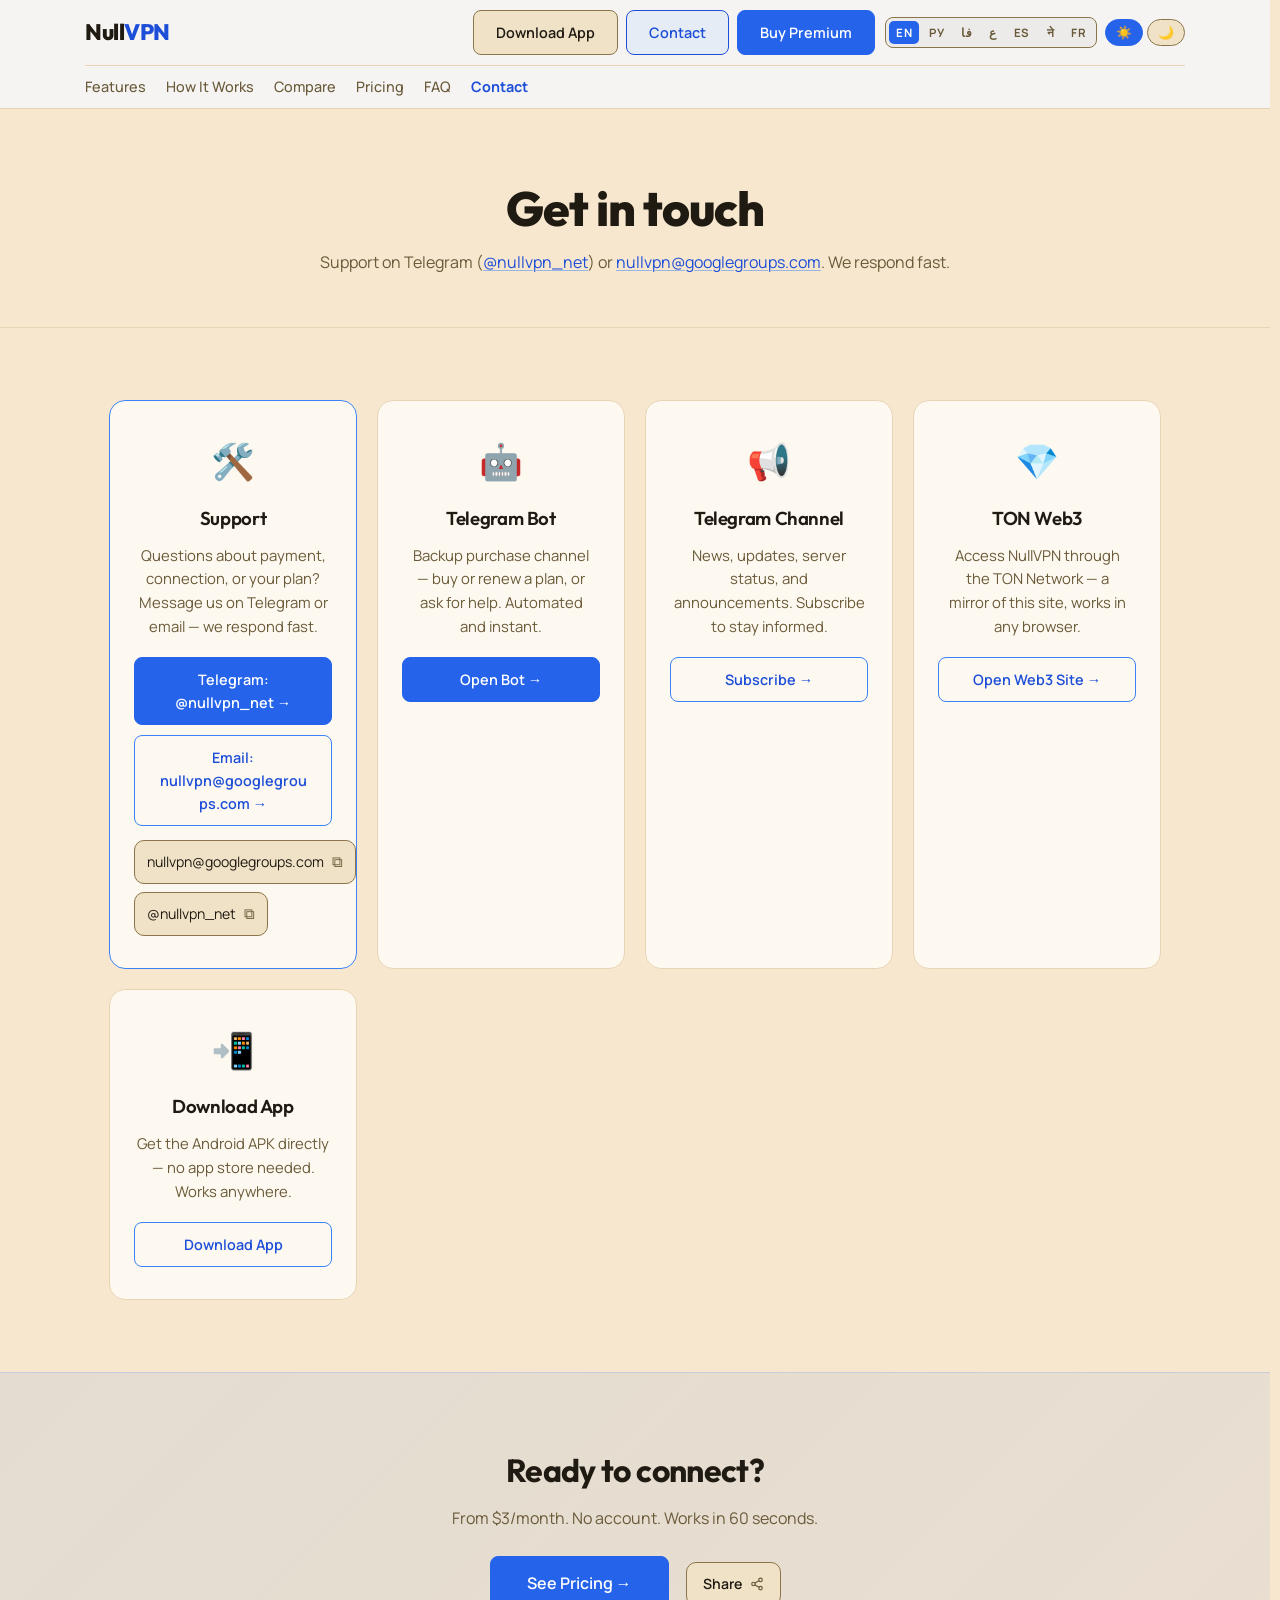
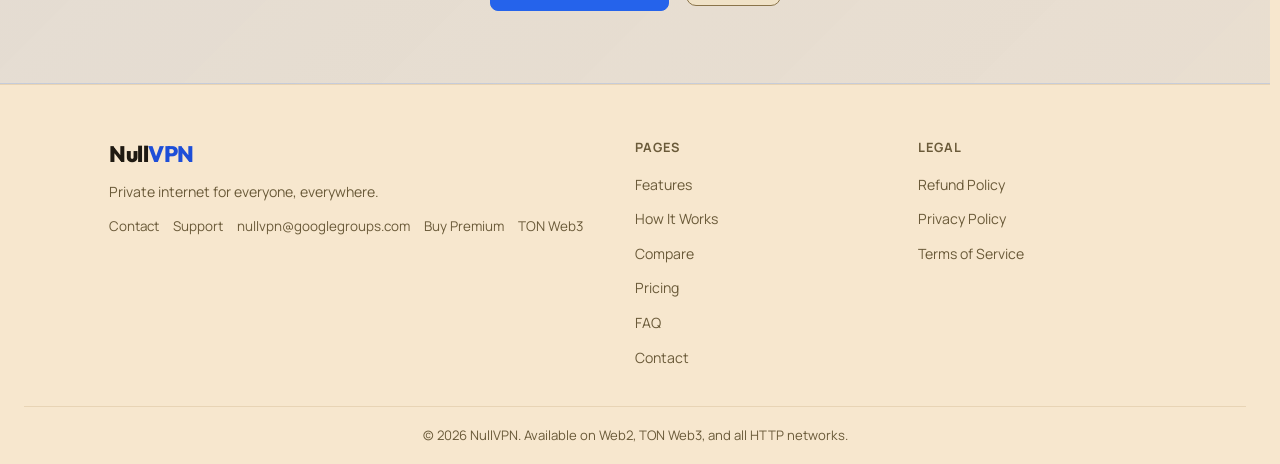
<file: contact.html>
<!DOCTYPE html>
<html lang="en">
<head>
  <meta charset="UTF-8"/>
  <meta name="viewport" content="width=device-width, initial-scale=1.0"/>
  <meta name="color-scheme" content="light dark"/>
  <script>(function(){var L=["en","ru","fa","ar","es","ne","fr"],m=location.search.match(/[?&]lang=([a-zA-Z]{2})/),l=m?m[1].toLowerCase():null;try{l=l&&L.indexOf(l)>-1?l:(localStorage.getItem("nullvpn_lang")||"");}catch(e){l="";}if(l&&L.indexOf(l)>-1){document.documentElement.lang=l;document.documentElement.dir=(l==="fa"||l==="ar")?"rtl":"ltr";if(l!=="en"){document.documentElement.classList.add("nv-l");setTimeout(function(){document.documentElement.classList.remove("nv-l")},2000);}}})();</script>
  <style>html.nv-l .nav-inner{visibility:hidden}</style>
  <link rel="preload" href="/fonts/manrope-var-latin.woff2" as="font" type="font/woff2" crossorigin/>
  <link rel="preload" href="/fonts/outfit-var-latin.woff2" as="font" type="font/woff2" crossorigin/>
  <meta name="theme-color" content="#f7e7ce"/>
  <meta name="theme-color" content="#0a0f1a" media="(prefers-color-scheme: dark)"/>
  <script src="branding.js?v=5" defer></script>
  <meta http-equiv="Cache-Control" content="no-cache, no-store, must-revalidate">
  <meta http-equiv="Pragma" content="no-cache">
  <meta http-equiv="Expires" content="0">
  <meta name="description" content="Contact NullVPN — Telegram bot, channel, and TON Web3."/>
  <title>Contact — NullVPN</title>
  <link rel="canonical" href="https://nullvpn.net/contact.html"/>
  <meta property="og:title" content="Contact — NullVPN"/>
  <meta property="og:description" content="Contact NullVPN — Telegram bot, channel, and TON Web3."/>
  <meta property="og:type" content="website"/>
  <meta property="og:url" content="https://nullvpn.net/contact.html"/>
  <meta property="og:image" content="https://nullvpn.net/og-cover.jpg"/>
  <meta property="og:image:width" content="1200"/>
  <meta property="og:image:height" content="630"/>
  <meta property="og:image:alt" content="NullVPN — private connectivity for difficult networks. Brand cover with gold wave lines on dark navy."/>
  <meta property="og:site_name" content="NullVPN"/>
  <meta property="og:locale" content="en_US"/>
  <meta property="og:locale:alternate" content="ru_RU"/>
  <meta property="og:locale:alternate" content="fa_IR"/>
  <meta property="og:locale:alternate" content="ar_AR"/>
  <meta property="og:locale:alternate" content="es_ES"/>
  <meta property="og:locale:alternate" content="ne_NP"/>
  <meta property="og:locale:alternate" content="fr_FR"/>
  <meta name="twitter:card" content="summary_large_image"/>
  <meta name="twitter:title" content="Contact — NullVPN"/>
  <meta name="twitter:description" content="Contact NullVPN — Telegram bot, channel, and TON Web3."/>
  <meta name="twitter:image" content="https://nullvpn.net/og-cover.jpg"/>
  <meta name="twitter:image:alt" content="NullVPN — private connectivity for difficult networks. Brand cover with gold wave lines on dark navy."/>
  <link rel="stylesheet" href="style.css?v=62"/>
  <link rel="icon" type="image/png" sizes="64x64" href="favicon.png"/>
  <link rel="apple-touch-icon" href="apple-touch-icon.png"/>
  <link rel="manifest" href="/site.webmanifest"/>
  <!-- r67: BreadcrumbList — Home > Contact. Static JSON-LD; the name matches
       the site's nav/footer label. Search engines use it for result subtitles. -->
  <script type="application/ld+json">
  {"@context":"https://schema.org","@type":"BreadcrumbList","itemListElement":[{"@type":"ListItem","position":1,"name":"Home","item":"https://nullvpn.net/"},{"@type":"ListItem","position":2,"name":"Contact","item":"https://nullvpn.net/contact.html"}]}
  </script>
</head>

<body>
  <a class="skip-link" href="#main" data-i18n="a11y.skip">Skip to main content</a>
  <nav class="navbar">
    <div class="nav-inner">
      <div class="nav-top-row">
        <a href="index.html" class="logo">Null<span>VPN</span></a>
        <div class="nav-actions">
          <a href="download.html" class="btn-nav" data-i18n="nav.download">Download App</a>
          <a aria-current="page" href="contact.html" class="btn-nav" data-i18n="nav.contact">Contact</a>
          <a href="pricing.html" class="btn-nav-primary" target="_blank" rel="noopener" data-i18n="nav.cta.buy">Buy Premium</a>
        </div>
        <div class="nav-controls">
          <div class="lang-selector">
            <button class="lang-btn" data-lang="en" onclick="setLang('en')" title="English">EN</button>
            <button class="lang-btn" data-lang="ru" onclick="setLang('ru')" title="Русский">РУ</button>
            <button class="lang-btn" data-lang="fa" onclick="setLang('fa')" title="فارسی">فا</button>
            <button class="lang-btn" data-lang="ar" onclick="setLang('ar')" title="العربية">ع</button>
            <button class="lang-btn" data-lang="es" onclick="setLang('es')" title="Español">ES</button>
            <button class="lang-btn" data-lang="ne" onclick="setLang('ne')" title="नेपाली">ने</button>
            <button class="lang-btn" data-lang="fr" onclick="setLang('fr')" title="Français">FR</button>
          </div>
          <div class="theme-toggle">
            <button class="theme-btn" id="themeLight" onclick="setTheme('light')" data-i18n-aria="theme.light" aria-label="Light mode">☀️</button>
            <button class="theme-btn" id="themeDark" onclick="setTheme('dark')" data-i18n-aria="theme.dark" aria-label="Dark mode">🌙</button>
          </div>
        </div>
      </div>
      <ul class="nav-links">
        <li><a href="features.html" data-i18n="nav.features">Features</a></li>
        <li><a href="how-it-works.html" data-i18n="nav.how">How It Works</a></li>
        <li><a href="comparison.html" data-i18n="nav.compare">Compare</a></li>
        <li><a href="pricing.html" data-i18n="nav.pricing">Pricing</a></li>
        <li><a href="faq.html" data-i18n="nav.faq">FAQ</a></li>
        <li><a aria-current="page" href="contact.html" class="active" data-i18n="nav.contact">Contact</a></li>
      </ul>
    </div>
  </nav>

  <main id="main" tabindex="-1" class="page-hero">
    <div class="container">
      <h1 data-i18n="contact.h1">Get in touch</h1>
      <p class="contact-sub" data-i18n="contact.sub">Support on Telegram (<a href="https://t.me/nullvpn_net" target="_blank" rel="noopener" referrerpolicy="no-referrer">@nullvpn_net</a>) or <a href="mailto:nullvpn@googlegroups.com?subject=NullVPN%20Support">nullvpn@googlegroups.com</a>. We respond fast.</p>
    </div>
  </main>

  <section class="contact-section">
    <div class="container">
      <div class="contact-grid">
        <div class="contact-card featured-contact">
          <div class="contact-icon">🛠️</div>
          <h3 data-i18n="contact.sup.h">Support</h3>
          <p data-i18n="contact.sup.p">Questions about payment, connection, or your plan? Message us on Telegram or email — we respond fast.</p>
          <a href="https://t.me/nullvpn_net" class="btn-primary btn-full" target="_blank" rel="noopener" data-i18n="contact.sup.tg.btn" referrerpolicy="no-referrer">Telegram: @nullvpn_net →</a>
          <a href="mailto:nullvpn@googlegroups.com?subject=NullVPN%20Support" class="btn-outline btn-full" data-i18n="contact.sup.em.btn">Email: nullvpn@googlegroups.com →</a>
          <div class="copy-strip" role="group" data-i18n-aria="a11y.copy.group" aria-label="Copy contact handles">
            <button type="button" class="copy-chip" data-copy="nullvpn@googlegroups.com" data-i18n-aria="a11y.copy.email" aria-label="Copy support e-mail address">nullvpn@googlegroups.com <span class="copy-ico" aria-hidden="true">⧉</span></button>
            <button type="button" class="copy-chip" data-copy="@nullvpn_net" data-i18n-aria="a11y.copy.tg" aria-label="Copy Telegram handle">@nullvpn_net <span class="copy-ico" aria-hidden="true">⧉</span></button>
          </div>
        </div>
        <div class="contact-card">
          <div class="contact-icon">🤖</div>
          <h3 data-i18n="contact.bot.h">Telegram Bot</h3>
          <p data-i18n="contact.bot.p">Backup purchase channel — buy or renew a plan, or ask for help. Automated and instant.</p>
          <a href="https://t.me/nullvpnnetbot" class="btn-primary btn-full" target="_blank" rel="noopener" data-i18n="contact.bot.btn" referrerpolicy="no-referrer">Open Bot →</a>
        </div>
        <div class="contact-card">
          <div class="contact-icon">📢</div>
          <h3 data-i18n="contact.ch.h">Telegram Channel</h3>
          <p data-i18n="contact.ch.p">News, updates, server status, and announcements. Subscribe to stay informed.</p>
          <a href="https://t.me/nullvpnnet" class="btn-outline btn-full" target="_blank" rel="noopener" data-i18n="contact.ch.btn" referrerpolicy="no-referrer">Subscribe →</a>
        </div>
        <div class="contact-card">
          <div class="contact-icon">💎</div>
          <h3 data-i18n="contact.web3.h">TON Web3</h3>
          <p data-i18n="contact.web3.p">Access NullVPN through the TON Network — a mirror of this site, works in any browser.</p>
          <a href="web3.html" class="btn-outline btn-full" data-i18n="contact.web3.btn">Open Web3 Site →</a>
        </div>
        <div class="contact-card">
          <div class="contact-icon">📲</div>
          <h3 data-i18n="contact.dl.h">Download App</h3>
          <p data-i18n="contact.dl.p">Get the Android APK directly — no app store needed. Works anywhere.</p>
          <a href="download.html" class="btn-outline btn-full" data-i18n="nav.download">Download App</a>
        </div>
      </div>
    </div>
  </section>

  <section class="cta-banner">
    <div class="container">
      <h2 data-i18n="contact.cta.h">Ready to connect?</h2>
      <p data-i18n="contact.cta.p">From $3/month. No account. Works in 60 seconds.</p>
      <a href="pricing.html" class="btn-primary btn-large" data-i18n="contact.cta.btn">See Pricing →</a>
      <button type="button" class="share-chip" data-i18n-aria="share.btn" aria-label="Share NullVPN"><span data-i18n="share.btn">Share</span><span class="share-ico" aria-hidden="true"><svg xmlns="http://www.w3.org/2000/svg" width="14" height="14" viewBox="0 0 24 24" fill="none" stroke="currentColor" stroke-width="2" stroke-linecap="round" stroke-linejoin="round"><circle cx="18" cy="5" r="3"/><circle cx="6" cy="12" r="3"/><circle cx="18" cy="19" r="3"/><line x1="8.59" y1="13.51" x2="15.42" y2="17.49"/><line x1="15.41" y1="6.51" x2="8.59" y2="10.49"/></svg></span></button>
    </div>
  </section>

  <footer class="footer">
    <div class="container footer-inner">
      <div class="footer-brand">
        <a href="index.html" class="logo">Null<span>VPN</span></a>
        <p data-i18n="footer.tagline">Private internet for everyone, everywhere.</p>
        <div class="footer-links-social">
          <a href="contact.html" data-i18n="nav.contact">Contact</a>
          <a href="https://t.me/nullvpn_net" target="_blank" rel="noopener" data-i18n="footer.support" referrerpolicy="no-referrer">Support</a>
          <a href="mailto:nullvpn@googlegroups.com?subject=NullVPN%20Support">nullvpn@googlegroups.com</a>
          <a href="pricing.html" target="_blank" rel="noopener" data-i18n="nav.cta.buy">Buy Premium</a>
          <a href="web3.html">TON Web3</a>
        </div>
      </div>
      <div class="footer-nav">
        <h4 data-i18n="footer.pages">Pages</h4>
        <ul>
          <li><a href="features.html" data-i18n="nav.features">Features</a></li>
          <li><a href="how-it-works.html" data-i18n="nav.how">How It Works</a></li>
          <li><a href="comparison.html" data-i18n="nav.compare">Compare</a></li>
          <li><a href="pricing.html" data-i18n="nav.pricing">Pricing</a></li>
          <li><a href="faq.html" data-i18n="nav.faq">FAQ</a></li>
          <li><a href="contact.html" data-i18n="nav.contact">Contact</a></li>
        </ul>
      </div>
      <div class="footer-nav">
        <h4 data-i18n="footer.legal">Legal</h4>
        <ul>
          <li><a href="refund.html" data-i18n="footer.refund">Refund Policy</a></li>
          <li><a href="privacy.html" data-i18n="footer.privacy">Privacy Policy</a></li>
          <li><a href="terms.html" data-i18n="footer.terms">Terms of Service</a></li>
        </ul>
      </div>
    </div>
    <div class="footer-bottom"><p data-i18n="footer.copy">© 2026 NullVPN. Available on Web2, TON Web3, and all HTTP networks.</p></div>
  </footer>

  <script src="i18n.js?v=73"></script>
  <script>
    function setTheme(t){document.documentElement.setAttribute('data-theme',t);localStorage.setItem('theme',t);document.getElementById('themeLight').classList.toggle('active', t === 'light'), document.getElementById('themeLight').setAttribute('aria-pressed', t === 'light');document.getElementById('themeDark').classList.toggle('active', t === 'dark'), document.getElementById('themeDark').setAttribute('aria-pressed', t === 'dark');}
    (function(){var t=localStorage.getItem('theme')||(window.matchMedia&&matchMedia('(prefers-color-scheme: dark)').matches?'dark':'light');document.documentElement.setAttribute('data-theme',t);document.getElementById('themeLight').classList.toggle('active', t === 'light'), document.getElementById('themeLight').setAttribute('aria-pressed', t === 'light');document.getElementById('themeDark').classList.toggle('active', t === 'dark'), document.getElementById('themeDark').setAttribute('aria-pressed', t === 'dark');})();
  </script>
</body>
</html>
</file>
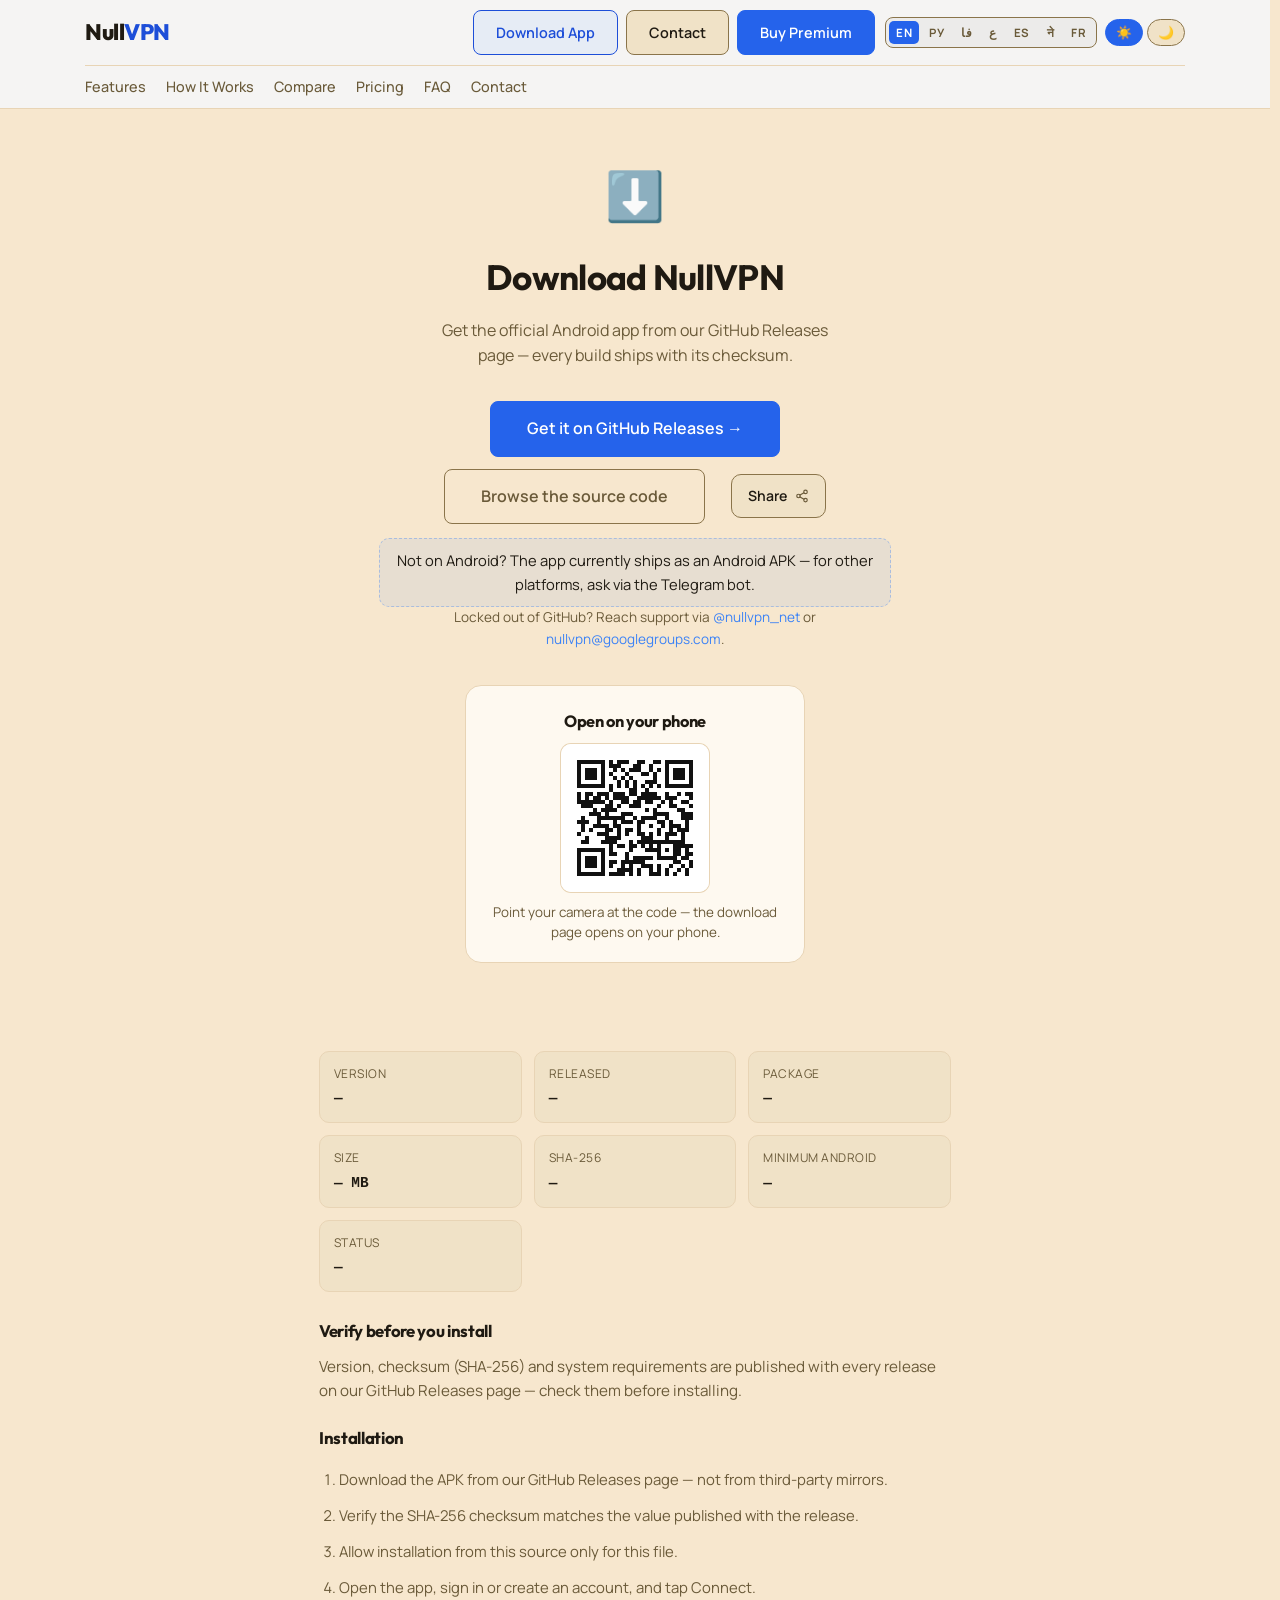
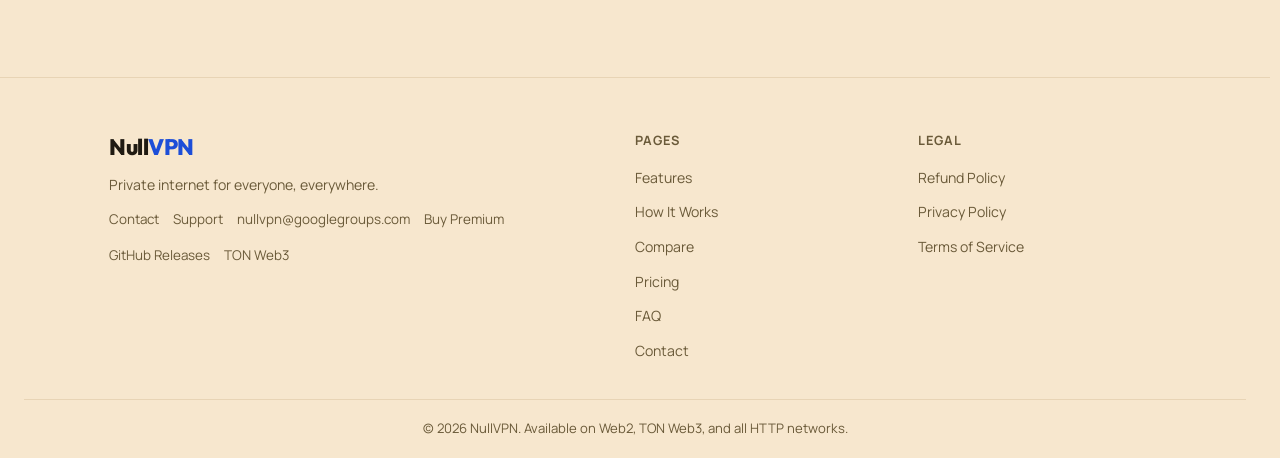
<file: download.html>
<!DOCTYPE html>
<html lang="en" data-theme="light">
<head>
  <meta charset="UTF-8"/>
  <meta name="viewport" content="width=device-width, initial-scale=1.0"/>
  <meta name="color-scheme" content="light dark"/>
  <script>(function(){var L=["en","ru","fa","ar","es","ne","fr"],m=location.search.match(/[?&]lang=([a-zA-Z]{2})/),l=m?m[1].toLowerCase():null;try{l=l&&L.indexOf(l)>-1?l:(localStorage.getItem("nullvpn_lang")||"");}catch(e){l="";}if(l&&L.indexOf(l)>-1){document.documentElement.lang=l;document.documentElement.dir=(l==="fa"||l==="ar")?"rtl":"ltr";if(l!=="en"){document.documentElement.classList.add("nv-l");setTimeout(function(){document.documentElement.classList.remove("nv-l")},2000);}}})();</script>
  <script>/* r132: pre-paint install reveal — flag managed by i18n.js section 9 */try{if(localStorage.getItem("nv_bip")==="1"&&!(window.matchMedia&&matchMedia("(display-mode: standalone)").matches)){document.documentElement.classList.add("bip-ready");}}catch(e){}</script>
  <style>html.nv-l .nav-inner{visibility:hidden}html.nv-l .dh-cta,html.nv-l .dh-note{visibility:hidden}</style>
  <link rel="preload" href="/fonts/manrope-var-latin.woff2" as="font" type="font/woff2" crossorigin/>
  <link rel="preload" href="/fonts/outfit-var-latin.woff2" as="font" type="font/woff2" crossorigin/>
  <meta name="theme-color" content="#f7e7ce"/>
  <!-- r75: preconnect — the release-metadata fetcher hits api.github.com on
       every visit (CORS fetch); opening the connection early shaves DNS+TLS
       (~100-200ms) off the meta grid fill. -->
  <link rel="preconnect" href="https://api.github.com" crossorigin/>
  <meta name="theme-color" content="#0a0f1a" media="(prefers-color-scheme: dark)"/>
  <script src="branding.js?v=5" defer></script>
  <meta http-equiv="Cache-Control" content="no-cache, no-store, must-revalidate">
  <meta name="description" content="Download the NullVPN app — official Android builds with checksums on GitHub Releases."/>
  <title>NullVPN — Download the app</title>
  <link rel="canonical" href="https://nullvpn.net/download.html"/>
  <!-- r57: explicit app entity for search engines. No aggregateRating (never
       fabricated) and no softwareVersion (filled live by the release fetcher
       below) — only stable facts belong in structured data. -->
  <script type="application/ld+json">
  {
    "@context": "https://schema.org",
    "@type": "SoftwareApplication",
    "name": "NullVPN",
    "operatingSystem": "Android",
    "applicationCategory": "SecurityApplication",
    "url": "https://nullvpn.net/download.html",
    "description": "Official NullVPN Android app. Downloads and SHA-256 checksums are published with every release on GitHub Releases.",
    "offers": { "@type": "Offer", "price": "0", "priceCurrency": "USD" },
    "publisher": { "@type": "Organization", "name": "NullVPN", "url": "https://nullvpn.net/" }
  }
  </script>
  <meta property="og:title" content="NullVPN — Download the app"/>
  <meta property="og:description" content="Download the NullVPN app — official Android builds with checksums on GitHub Releases."/>
  <meta property="og:type" content="website"/>
  <meta property="og:url" content="https://nullvpn.net/download.html"/>
  <meta property="og:image" content="https://nullvpn.net/og-cover.jpg"/>
  <meta property="og:image:width" content="1200"/>
  <meta property="og:image:height" content="630"/>
  <meta property="og:image:alt" content="NullVPN — private connectivity for difficult networks. Brand cover with gold wave lines on dark navy."/>
  <meta property="og:site_name" content="NullVPN"/>
  <meta property="og:locale" content="en_US"/>
  <meta property="og:locale:alternate" content="ru_RU"/>
  <meta property="og:locale:alternate" content="fa_IR"/>
  <meta property="og:locale:alternate" content="ar_AR"/>
  <meta property="og:locale:alternate" content="es_ES"/>
  <meta property="og:locale:alternate" content="ne_NP"/>
  <meta property="og:locale:alternate" content="fr_FR"/>
  <meta name="twitter:card" content="summary_large_image"/>
  <meta name="twitter:title" content="NullVPN — Download the app"/>
  <meta name="twitter:description" content="Download the NullVPN app — official Android builds with checksums on GitHub Releases."/>
  <meta name="twitter:image" content="https://nullvpn.net/og-cover.jpg"/>
  <meta name="twitter:image:alt" content="NullVPN — private connectivity for difficult networks. Brand cover with gold wave lines on dark navy."/>
  <link rel="stylesheet" href="style.css?v=62"/>
  <link rel="icon" type="image/png" sizes="64x64" href="favicon.png"/>
  <link rel="apple-touch-icon" href="apple-touch-icon.png"/>
  <link rel="manifest" href="/site.webmanifest"/>
  <style>
    .dl-hero {
      min-height: 52vh;
      display: flex;
      align-items: center;
      justify-content: center;
      text-align: center;
      padding: 48px 0;
    }
    .dl-hero .container { max-width: 560px; }
    .dh-icon { font-size: 3rem; margin-bottom: 1rem; }
    .dh-title { font-size: clamp(1.5rem, 1.2rem + 1.25vw, 2.25rem); font-weight: 700; margin-bottom: 0.75rem; }
    .dh-sub { color: var(--text2); margin-bottom: 2rem; max-width: 42ch; margin-left: auto; margin-right: auto; line-height: 1.6; }
    .dh-cta { margin-bottom: 12px; }
    .dh-note { color: var(--text2); font-size: 0.85rem; }
    .dh-note a { color: var(--accent); }
  </style>
  <!-- r67: BreadcrumbList — Home > Download. Static JSON-LD; the name matches
       the site's nav/footer label. Search engines use it for result subtitles. -->
  <script type="application/ld+json">
  {"@context":"https://schema.org","@type":"BreadcrumbList","itemListElement":[{"@type":"ListItem","position":1,"name":"Home","item":"https://nullvpn.net/"},{"@type":"ListItem","position":2,"name":"Download","item":"https://nullvpn.net/download.html"}]}
  </script>
</head>

<body>
  <a class="skip-link" href="#main" data-i18n="a11y.skip">Skip to main content</a>

  <nav class="navbar">
    <div class="nav-inner">
      <div class="nav-top-row">
        <a href="index.html" class="logo">Null<span>VPN</span></a>
        <div class="nav-actions">
          <a href="download.html" class="btn-nav active" aria-current="page" data-i18n="nav.download">Download App</a>
          <a href="contact.html" class="btn-nav" data-i18n="nav.contact">Contact</a>
          <a href="pricing.html" class="btn-nav btn-nav-primary" target="_blank" rel="noopener" data-i18n="nav.cta.buy">Buy Premium</a>
        </div>
        <div class="nav-controls">
          <div class="lang-selector">
            <button class="lang-btn" data-lang="en" onclick="setLang('en')" title="English">EN</button>
            <button class="lang-btn" data-lang="ru" onclick="setLang('ru')" title="&#1056;&#1091;&#1089;&#1089;&#1082;&#1080;&#1081;">&#1056;&#1059;</button>
            <button class="lang-btn" data-lang="fa" onclick="setLang('fa')" title="&#1601;&#1575;&#1585;&#1587;&#1740;">&#1601;&#1575;</button>
            <button class="lang-btn" data-lang="ar" onclick="setLang('ar')" title="&#1575;&#1604;&#1593;&#1585;&#1576;&#1610;&#1577;">&#1593;</button>
            <button class="lang-btn" data-lang="es" onclick="setLang('es')" title="Espa&ntilde;ol">ES</button>
            <button class="lang-btn" data-lang="ne" onclick="setLang('ne')" title="&#2344;&#2375;&#2346;&#2366;&#2354;&#2368;">&#2344;&#2375;</button>
            <button class="lang-btn" data-lang="fr" onclick="setLang('fr')" title="Français">FR</button>
          </div>
          <div class="theme-toggle">
            <button class="theme-btn" id="themeLight" onclick="setTheme('light')" data-i18n-aria="theme.light" aria-label="Light mode">&#9728;&#65039;</button>
            <button class="theme-btn" id="themeDark" onclick="setTheme('dark')" data-i18n-aria="theme.dark" aria-label="Dark mode">&#127769;</button>
          </div>
        </div>
      </div>
      <ul class="nav-links">
        <li><a href="features.html" data-i18n="nav.features">Features</a></li>
        <li><a href="how-it-works.html" data-i18n="nav.how">How It Works</a></li>
        <li><a href="comparison.html" data-i18n="nav.compare">Compare</a></li>
        <li><a href="pricing.html" data-i18n="nav.pricing">Pricing</a></li>
        <li><a href="faq.html" data-i18n="nav.faq">FAQ</a></li>
        <li><a href="contact.html" data-i18n="nav.contact">Contact</a></li>
      </ul>
    </div>
  </nav>

  <main id="main" tabindex="-1" class="dl-hero">
    <div class="container">
      <div class="dh-icon" aria-hidden="true">⬇️</div>
      <h1 class="dh-title" data-i18n="dl.hero.h">Download NullVPN</h1>
      <p class="dh-sub" data-i18n="dl.hero.p">Get the official Android app from our GitHub Releases page — every build ships with its checksum.</p>
      <p class="dh-cta"><a class="btn-primary btn-large" href="https://github.com/nullvpnsoft/nullvpnnet.github.io/releases" target="_blank" rel="noopener" data-i18n="dl.hero.btn" referrerpolicy="no-referrer">Get it on GitHub Releases →</a>
        <a class="btn-ghost btn-large" href="https://github.com/nullvpnsoft/nullvpnnet.github.io" target="_blank" rel="noopener" data-i18n="dl.hero.source" referrerpolicy="no-referrer">Browse the source code</a> <button id="dl-install" class="btn-ghost btn-large" type="button" hidden data-i18n="dl.install">Install the app</button> <button type="button" class="share-chip" data-i18n-aria="share.btn" aria-label="Share NullVPN"><span data-i18n="share.btn">Share</span><span class="share-ico" aria-hidden="true"><svg xmlns="http://www.w3.org/2000/svg" width="14" height="14" viewBox="0 0 24 24" fill="none" stroke="currentColor" stroke-width="2" stroke-linecap="round" stroke-linejoin="round"><circle cx="18" cy="5" r="3"/><circle cx="6" cy="12" r="3"/><circle cx="18" cy="19" r="3"/><line x1="8.59" y1="13.51" x2="15.42" y2="17.49"/><line x1="15.41" y1="6.51" x2="8.59" y2="10.49"/></svg></span></button></p>
      <p class="os-hint" id="osHintAndroid" hidden data-i18n="dl.hint.android">You’re on Android — the APK above is exactly what you need.</p>
      <p class="os-hint os-hint-alt" id="osHintOther" hidden data-i18n="dl.hint.other">Not on Android? The app currently ships as an Android APK — for other platforms, ask via the Telegram bot.</p>
      <p class="dh-note" data-i18n="dl.hero.note">Locked out of GitHub? Reach us via <a href="https://t.me/nullvpnnetbot" target="_blank" rel="noopener" referrerpolicy="no-referrer">@nullvpnnetbot</a>.</p>
    </div>
  </main>

  <section class="dl-verify">
    <div class="container">
      <div id="release-meta" aria-live="polite"></div>
      <h3 data-i18n="dl.verify.h">Verify before you install</h3>
      <p data-i18n="dl.meta.none">Version, checksum (SHA-256) and system requirements are published with every release on our GitHub Releases page — check them before installing.</p>
      <h3 data-i18n="dl.steps.h">Installation</h3>
      <ol class="dl-steps">
        <li data-i18n="dl.step1">Download the APK from our GitHub Releases page — not from third-party mirrors.</li>
        <li data-i18n="dl.step2">Verify the SHA-256 checksum matches the value published with the release.</li>
        <li data-i18n="dl.step3">Allow installation from this source only for this file.</li>
        <li data-i18n="dl.step4">Open the app, sign in or create an account, and tap Connect.</li>
      </ol>
    </div>
  </section>

  <footer class="footer">
    <div class="container footer-inner">
      <div class="footer-brand">
        <a href="index.html" class="logo">Null<span>VPN</span></a>
        <p data-i18n="footer.tagline">Private internet for everyone, everywhere.</p>
        <div class="footer-links-social">
          <a href="contact.html" data-i18n="nav.contact">Contact</a>
          <a href="https://t.me/nullvpn_net" target="_blank" rel="noopener" data-i18n="footer.support" referrerpolicy="no-referrer">Support</a>
          <a href="mailto:nullvpn@googlegroups.com?subject=NullVPN%20Support">nullvpn@googlegroups.com</a>
          <a href="pricing.html" target="_blank" rel="noopener" data-i18n="nav.cta.buy">Buy Premium</a>
          <a href="https://github.com/nullvpnsoft/nullvpnnet.github.io/releases" target="_blank" rel="noopener" data-i18n="footer.releases" referrerpolicy="no-referrer">GitHub Releases</a>
          <a href="web3.html">TON Web3</a>
        </div>
      </div>
      <div class="footer-nav">
        <h4 data-i18n="footer.pages">Pages</h4>
        <ul>
          <li><a href="features.html" data-i18n="nav.features">Features</a></li>
          <li><a href="how-it-works.html" data-i18n="nav.how">How It Works</a></li>
          <li><a href="comparison.html" data-i18n="nav.compare">Compare</a></li>
          <li><a href="pricing.html" data-i18n="nav.pricing">Pricing</a></li>
          <li><a href="faq.html" data-i18n="nav.faq">FAQ</a></li>
          <li><a href="contact.html" data-i18n="nav.contact">Contact</a></li>
        </ul>
      </div>
      <div class="footer-nav">
        <h4 data-i18n="footer.legal">Legal</h4>
        <ul>
          <li><a href="refund.html" data-i18n="footer.refund">Refund Policy</a></li>
          <li><a href="privacy.html" data-i18n="footer.privacy">Privacy Policy</a></li>
          <li><a href="terms.html" data-i18n="footer.terms">Terms of Service</a></li>
        </ul>
      </div>
    </div>
    <div class="footer-bottom">
      <p data-i18n="footer.copy">© 2026 NullVPN. Available on Web2, TON Web3, and all HTTP networks.</p>
    </div>
  </footer>

  <script>
    // ── Release metadata ──────────────────────────────────────────────────────
    // 1) Static data island (optional, wins if filled):
    //    { version, released, packageName, sizeMB, sha256, minAndroid, status }
    // 2) Live source: the public GitHub Releases of this repo. Once a release
    //    with an .apk asset is published, this page fills the meta grid and
    //    repoints the hero button at the direct APK download — no redeploy
    //    needed. Fails silent; static fallbacks stay.
    // r71: seed a placeholder snapshot so the metadata grid renders at FULL
    // size on first paint — the async GitHub fetch then swaps values into an
    // identically-shaped grid, so the fill causes no layout shift (the page's
    // dominant CLS source: 7 cards appearing mid-page after the fetch lands).
    // Em dashes are the honest "could not load" marker; DL_META_I18N
    // localizes the row labels in every language.
    window.RELEASE_META = { version: '—', released: '—', packageName: '—', sizeMB: '—', sha256: '—', minAndroid: '—', status: '—' };
    var RELEASES_API = 'https://api.github.com/repos/nullvpnsoft/nullvpnnet.github.io/releases/latest';
    var APK_RE = /\.apk$/i;
    var SHA_RE = /sha-?256[^a-f0-9]*([a-f0-9]{64})/i;

    function L(k, fb) {
      var m = window.DL_META_I18N;
      return (m && m[k]) || fb;
    }
    function renderMeta(rows) {
      var el = document.getElementById('release-meta');
      if (!el) return;
      var html = '<dl class="rel-grid">';
      rows.forEach(function (r) { if (r[1]) html += '<div><dt>' + r[0] + '</dt><dd>' + r[1] + '</dd></div>'; });
      el.innerHTML = html + '</dl>';
    }

    function renderStatic(m) {
      renderMeta([[L('version', 'Version'), m.version], [L('released', 'Released'), m.released], [L('package', 'Package'), m.packageName],
                  [L('size', 'Size'), m.sizeMB ? m.sizeMB + ' MB' : '—'], ['SHA-256', m.sha256],
                  [L('minandroid', 'Minimum Android'), m.minAndroid], [L('status', 'Status'), m.status]]);
    }

    // r112: minimum-Android line in release notes, e.g. "Minimum Android: 8.0"
    // (optional — releases without it keep the honest em-dash placeholder, so
    // the grid keeps the placeholder's 7-cell shape and the r71 zero-CLS
    // contract survives the fill).
    var MIN_ANDROID_RE = /minimum\s+android\s*[:\u2014-]?\s*v?(\d+(?:\.\d+)?)/i;

    function applyRelease(rel) {
      if (!rel || !rel.tag_name) return;
      // r112: remembered so a language switch can re-render the SAME release
      // with fresh labels (see RERENDER_RELEASE_META below).
      window.__lastRelease = rel;
      var apk = null;
      (rel.assets || []).forEach(function (a) { if (!apk && APK_RE.test(a.name)) apk = a; });
      var sha = rel.body ? (SHA_RE.exec(rel.body) || [])[1] : null;
      var minA = rel.body ? (MIN_ANDROID_RE.exec(rel.body) || [])[1] : null;
      renderMeta([
        [L('version', 'Version'), rel.tag_name],
        [L('released', 'Released'), rel.published_at ? rel.published_at.slice(0, 10) : '—'],
        [L('package', 'Package'), apk ? apk.name : '—'],
        [L('size', 'Size'), apk ? Math.round(apk.size / 1048576 * 10) / 10 + ' MB' : '—'],
        ['SHA-256', sha || '—'],
        [L('minandroid', 'Minimum Android'), minA || '—'],
        [L('status', 'Status'), apk ? L('stable', 'Stable') : '—'],
      ]);
      // Hero button → direct APK download when an asset exists
      if (apk && apk.browser_download_url) {
        var btn = document.querySelector('.dh-cta a');
        if (btn) btn.href = apk.browser_download_url;
      }
    }

    (function () {
      if (window.RELEASE_META) renderStatic(window.RELEASE_META);
      if (typeof fetch !== 'function') return;
      try {
        fetch(RELEASES_API, { headers: { 'Accept': 'application/vnd.github+json' } })
          .then(function (r) { return r.ok ? r.json() : null; })
          .then(function (rel) { if (rel && rel.tag_name) applyRelease(rel); })
          .catch(function () { /* offline / rate-limited: static fallback stays */ });
      } catch (_) { /* never break the page over release metadata */ }
    })();

    /* r112: language-switch re-render — i18n.js refreshes DL_META_I18N on
       every applyLang, but nothing re-rendered the ALREADY-RENDERED grid, so
       after switching language the cells kept the previous language's labels
       (and the hardcoded EN "Stable" stayed forever). This hook re-renders
       from the best data known — the live release if the fetch landed, else
       the static placeholder — and i18n.js calls it right after refreshing
       the label map. Guarded: only download.html defines it. */
    window.RERENDER_RELEASE_META = function () {
      if (window.__lastRelease) applyRelease(window.__lastRelease);
      else if (window.RELEASE_META) renderStatic(window.RELEASE_META);
    };
  </script>
  <script>
    // ── Platform hint (r38) ─────────────────────────────────────────
    // Android visitors get reassurance; everyone else a pointer to the bot.
    (function () {
      var isAndroid = /Android/i.test(navigator.userAgent || '');
      var el = document.getElementById(isAndroid ? 'osHintAndroid' : 'osHintOther');
      if (el) el.hidden = false;
    })();
  </script>
  <script src="i18n.js?v=73"></script>
  <script>
    function setTheme(t) {
      document.documentElement.setAttribute('data-theme', t);
      localStorage.setItem('theme', t);
      document.getElementById('themeLight').classList.toggle('active', t === 'light'), document.getElementById('themeLight').setAttribute('aria-pressed', t === 'light');
      document.getElementById('themeDark').classList.toggle('active', t === 'dark'), document.getElementById('themeDark').setAttribute('aria-pressed', t === 'dark');
    }
    (function() {
      var t = localStorage.getItem('theme') || (window.matchMedia && matchMedia('(prefers-color-scheme: dark)').matches ? 'dark' : 'light');
      document.documentElement.setAttribute('data-theme', t);
      document.getElementById('themeLight').classList.toggle('active', t === 'light'), document.getElementById('themeLight').setAttribute('aria-pressed', t === 'light');
      document.getElementById('themeDark').classList.toggle('active', t === 'dark'), document.getElementById('themeDark').setAttribute('aria-pressed', t === 'dark');
    })();
  </script>

</body>
</html>
</file>
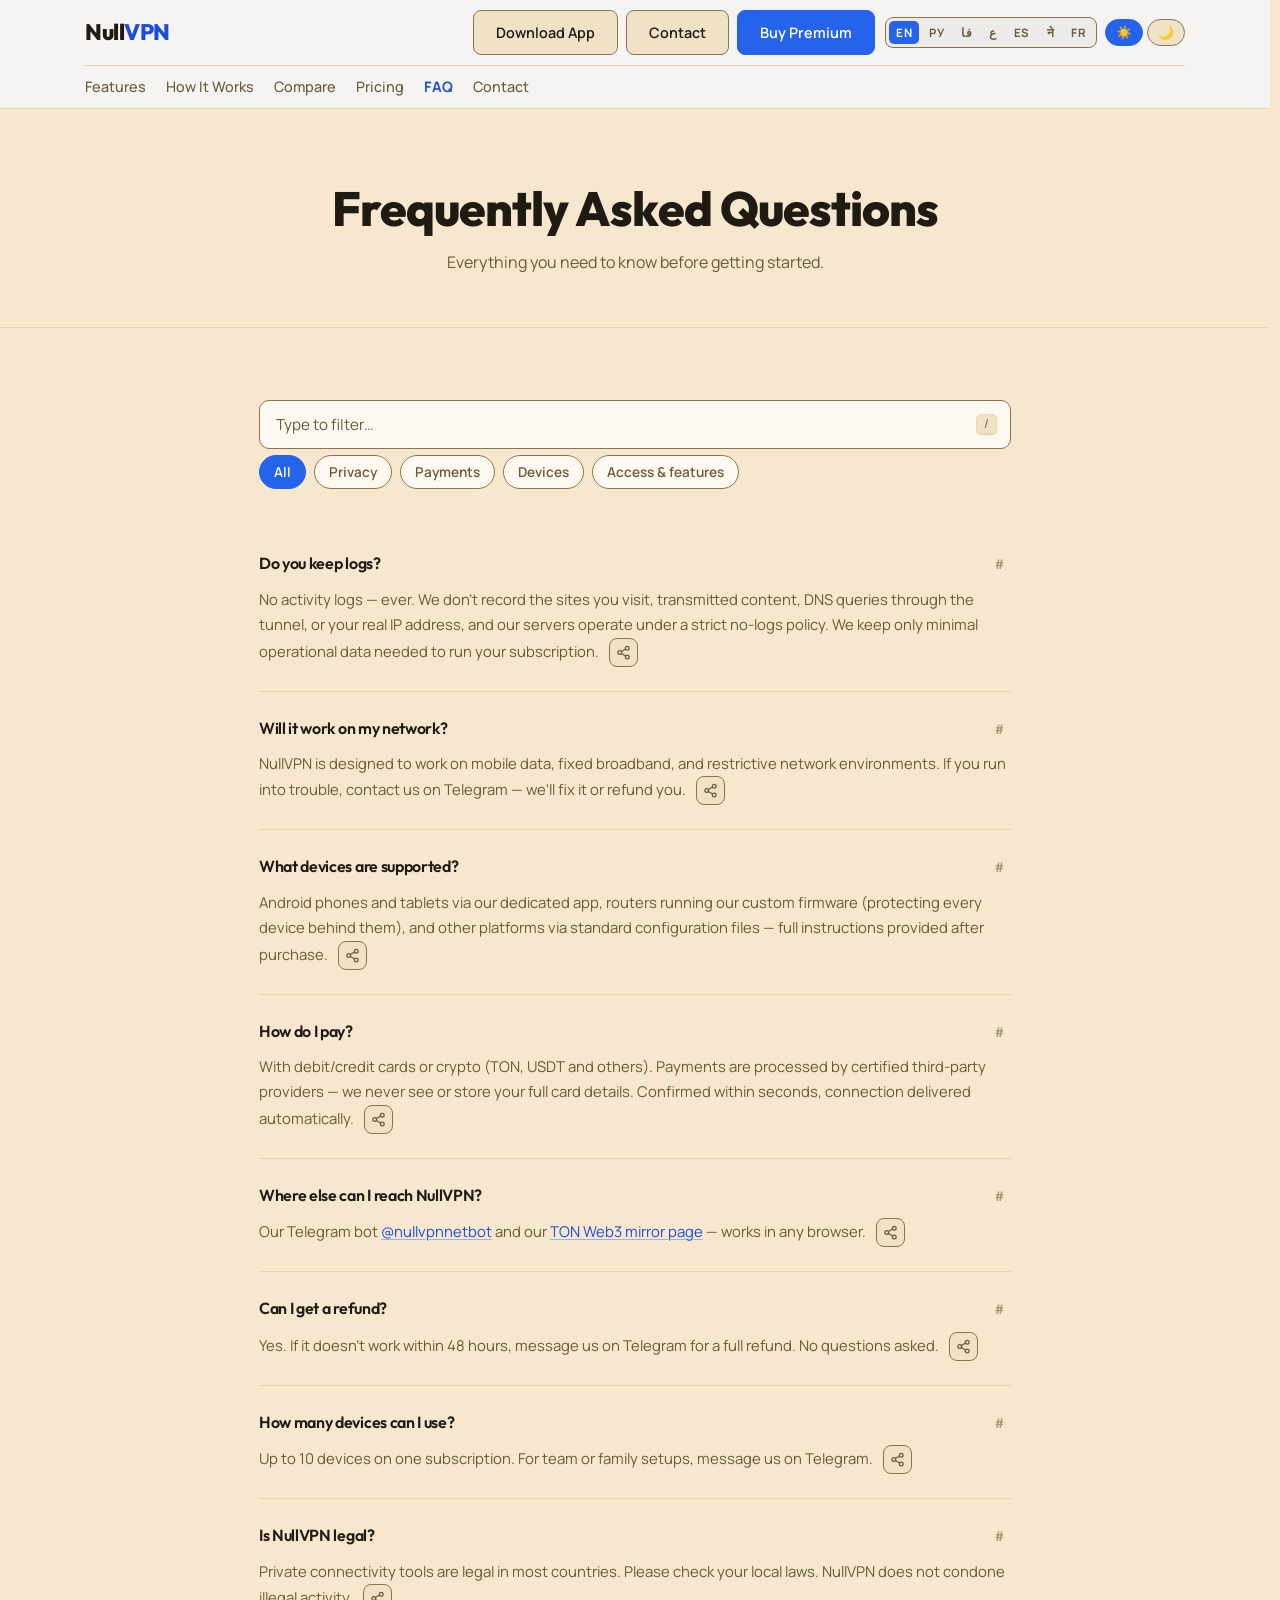
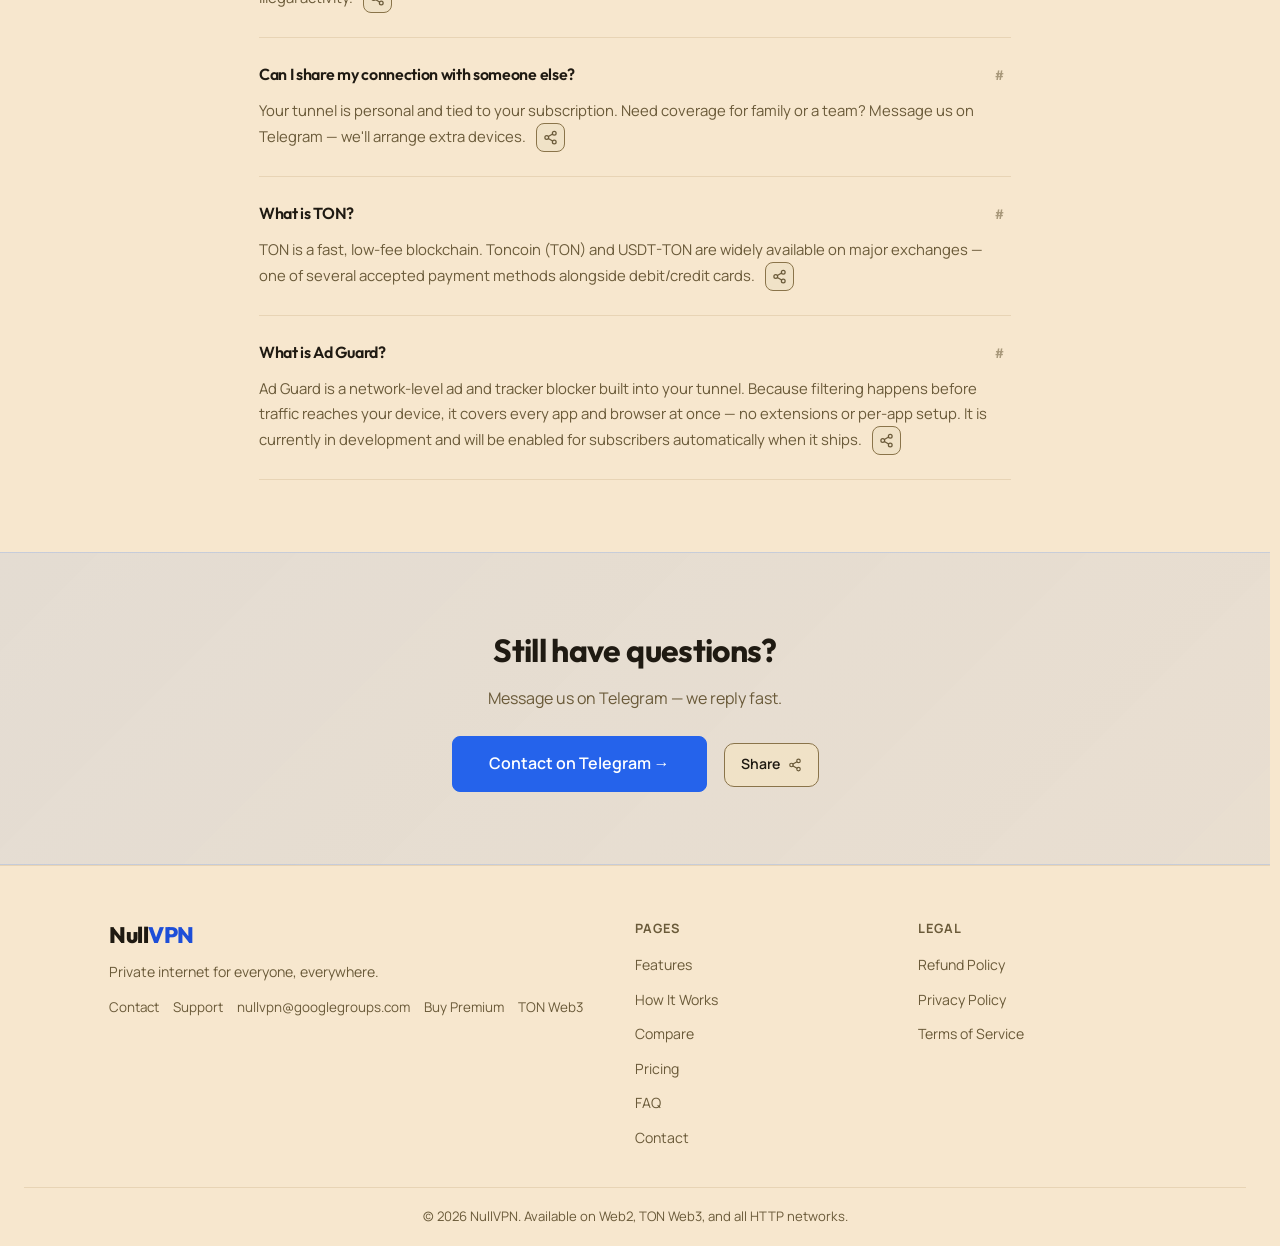
<file: faq.html>
<!DOCTYPE html>
<html lang="en">
<head>
  <meta charset="UTF-8"/>
  <meta name="viewport" content="width=device-width, initial-scale=1.0"/>
  <meta name="color-scheme" content="light dark"/>
  <script>(function(){var L=["en","ru","fa","ar","es","ne","fr"],m=location.search.match(/[?&]lang=([a-zA-Z]{2})/),l=m?m[1].toLowerCase():null;try{l=l&&L.indexOf(l)>-1?l:(localStorage.getItem("nullvpn_lang")||"");}catch(e){l="";}if(l&&L.indexOf(l)>-1){document.documentElement.lang=l;document.documentElement.dir=(l==="fa"||l==="ar")?"rtl":"ltr";if(l!=="en"){document.documentElement.classList.add("nv-l");setTimeout(function(){document.documentElement.classList.remove("nv-l")},2000);}}})();</script>
  <style>html.nv-l .nav-inner{visibility:hidden}</style>
  <link rel="preload" href="/fonts/manrope-var-latin.woff2" as="font" type="font/woff2" crossorigin/>
  <link rel="preload" href="/fonts/outfit-var-latin.woff2" as="font" type="font/woff2" crossorigin/>
  <meta name="theme-color" content="#f7e7ce"/>
  <meta name="theme-color" content="#0a0f1a" media="(prefers-color-scheme: dark)"/>
  <script src="branding.js?v=5" defer></script>
  <meta http-equiv="Cache-Control" content="no-cache, no-store, must-revalidate">
  <meta http-equiv="Pragma" content="no-cache">
  <meta http-equiv="Expires" content="0">
  <meta name="description" content="NullVPN FAQ — how it works, privacy, payments, devices, and more."/>
  <title>FAQ — NullVPN</title>
  <link rel="canonical" href="https://nullvpn.net/faq.html"/>
  <meta property="og:title" content="FAQ — NullVPN"/>
  <meta property="og:description" content="NullVPN FAQ — how it works, privacy, payments, devices, and more."/>
  <meta property="og:type" content="website"/>
  <meta property="og:url" content="https://nullvpn.net/faq.html"/>
  <meta property="og:image" content="https://nullvpn.net/og-cover.jpg"/>
  <meta property="og:image:width" content="1200"/>
  <meta property="og:image:height" content="630"/>
  <meta property="og:image:alt" content="NullVPN — private connectivity for difficult networks. Brand cover with gold wave lines on dark navy."/>
  <meta property="og:site_name" content="NullVPN"/>
  <meta property="og:locale" content="en_US"/>
  <meta property="og:locale:alternate" content="ru_RU"/>
  <meta property="og:locale:alternate" content="fa_IR"/>
  <meta property="og:locale:alternate" content="ar_AR"/>
  <meta property="og:locale:alternate" content="es_ES"/>
  <meta property="og:locale:alternate" content="ne_NP"/>
  <meta property="og:locale:alternate" content="fr_FR"/>
  <meta name="twitter:card" content="summary_large_image"/>
  <meta name="twitter:title" content="FAQ — NullVPN"/>
  <meta name="twitter:description" content="NullVPN FAQ — how it works, privacy, payments, devices, and more."/>
  <meta name="twitter:image" content="https://nullvpn.net/og-cover.jpg"/>
  <meta name="twitter:image:alt" content="NullVPN — private connectivity for difficult networks. Brand cover with gold wave lines on dark navy."/>
  <link rel="stylesheet" href="style.css?v=62"/>
  <link rel="icon" type="image/png" sizes="64x64" href="favicon.png"/>
  <link rel="apple-touch-icon" href="apple-touch-icon.png"/>
  <link rel="manifest" href="/site.webmanifest"/>
  <!-- r67: BreadcrumbList — Home > FAQ. Static JSON-LD; the name matches
       the site's nav/footer label. Search engines use it for result subtitles. -->
  <script type="application/ld+json">
  {"@context":"https://schema.org","@type":"BreadcrumbList","itemListElement":[{"@type":"ListItem","position":1,"name":"Home","item":"https://nullvpn.net/"},{"@type":"ListItem","position":2,"name":"FAQ","item":"https://nullvpn.net/faq.html"}]}
  </script>
  <!-- r82: FAQPage — the eleven visible Q&A pairs as structured data (en text,
       same static-JSON-LD convention as the r67 BreadcrumbList and r80
       ItemList: markup text must match the visible en default). Consolidated
       here in <head>: the pre-existing body block (same 11 questions, but its
       TON answer predated the current page text) is superseded by this
       round's live-extracted, exact-drift-guarded version. Consumed by
       search engines and LLM/assistant crawlers even where rich-result
       display is no longer shown. -->
  <script type="application/ld+json">
  {"@context":"https://schema.org","@type":"FAQPage","mainEntity":[{"@type":"Question","name":"Do you keep logs?","acceptedAnswer":{"@type":"Answer","text":"No activity logs — ever. We don't record the sites you visit, transmitted content, DNS queries through the tunnel, or your real IP address, and our servers operate under a strict no-logs policy. We keep only minimal operational data needed to run your subscription."}},{"@type":"Question","name":"Will it work on my network?","acceptedAnswer":{"@type":"Answer","text":"NullVPN is designed to work on mobile data, fixed broadband, and restrictive network environments. If you run into trouble, contact us on Telegram — we'll fix it or refund you."}},{"@type":"Question","name":"What devices are supported?","acceptedAnswer":{"@type":"Answer","text":"Android phones and tablets via our dedicated app, routers running our custom firmware (protecting every device behind them), and other platforms via standard configuration files — full instructions provided after purchase."}},{"@type":"Question","name":"How do I pay?","acceptedAnswer":{"@type":"Answer","text":"With debit/credit cards or crypto (TON, USDT and others). Payments are processed by certified third-party providers — we never see or store your full card details. Confirmed within seconds, connection delivered automatically."}},{"@type":"Question","name":"Where else can I reach NullVPN?","acceptedAnswer":{"@type":"Answer","text":"Our Telegram bot <a href=\"https://t.me/nullvpnnetbot\" target=\"_blank\" rel=\"noopener\">@nullvpnnetbot</a> and our <a href=\"web3.html\" target=\"_blank\" rel=\"noopener\">TON Web3 mirror page</a> — works in any browser."}},{"@type":"Question","name":"Can I get a refund?","acceptedAnswer":{"@type":"Answer","text":"Yes. If it doesn't work within 48 hours, message us on Telegram for a full refund. No questions asked."}},{"@type":"Question","name":"How many devices can I use?","acceptedAnswer":{"@type":"Answer","text":"As many as you like — one subscription covers unlimited devices. For team or family setups, message us on Telegram."}},{"@type":"Question","name":"Is NullVPN legal?","acceptedAnswer":{"@type":"Answer","text":"Private connectivity tools are legal in most countries. Please check your local laws. NullVPN does not condone illegal activity."}},{"@type":"Question","name":"Can I share my connection with someone else?","acceptedAnswer":{"@type":"Answer","text":"Your tunnel is personal and tied to your subscription. Need coverage for family or a team? Message us on Telegram — we'll arrange extra devices."}},{"@type":"Question","name":"What is TON?","acceptedAnswer":{"@type":"Answer","text":"TON (The Open Network) is a fast, low-fee blockchain originally developed by Telegram. You can buy TON on any major exchange (Binance, OKX, Bybit) or directly inside Telegram Wallet. USDT on TON is also accepted."}},{"@type":"Question","name":"What is Ad Guard?","acceptedAnswer":{"@type":"Answer","text":"Ad Guard is a network-level ad and tracker blocker built into your tunnel. Because filtering happens before traffic reaches your device, it covers every app and browser at once — no extensions or per-app setup. It is currently in development and will be enabled for subscribers automatically when it ships."}}]}
  </script>
</head>

<body>
  <a class="skip-link" href="#main" data-i18n="a11y.skip">Skip to main content</a>
  <nav class="navbar">
    <div class="nav-inner">
      <div class="nav-top-row">
        <a href="index.html" class="logo">Null<span>VPN</span></a>
        <div class="nav-actions">
          <a href="download.html" class="btn-nav" data-i18n="nav.download">Download App</a>
          <a href="contact.html" class="btn-nav" data-i18n="nav.contact">Contact</a>
          <a href="pricing.html" class="btn-nav-primary" target="_blank" rel="noopener" data-i18n="nav.cta.buy">Buy Premium</a>
        </div>
        <div class="nav-controls">
          <div class="lang-selector">
            <button class="lang-btn" data-lang="en" onclick="setLang('en')" title="English">EN</button>
            <button class="lang-btn" data-lang="ru" onclick="setLang('ru')" title="Русский">РУ</button>
            <button class="lang-btn" data-lang="fa" onclick="setLang('fa')" title="فارسی">فا</button>
            <button class="lang-btn" data-lang="ar" onclick="setLang('ar')" title="العربية">ع</button>
            <button class="lang-btn" data-lang="es" onclick="setLang('es')" title="Español">ES</button>
            <button class="lang-btn" data-lang="ne" onclick="setLang('ne')" title="नेपाली">ने</button>
            <button class="lang-btn" data-lang="fr" onclick="setLang('fr')" title="Français">FR</button>
          </div>
          <div class="theme-toggle">
            <button class="theme-btn" id="themeLight" onclick="setTheme('light')" data-i18n-aria="theme.light" aria-label="Light mode">☀️</button>
            <button class="theme-btn" id="themeDark" onclick="setTheme('dark')" data-i18n-aria="theme.dark" aria-label="Dark mode">🌙</button>
          </div>
        </div>
      </div>
      <ul class="nav-links">
        <li><a href="features.html" data-i18n="nav.features">Features</a></li>
        <li><a href="how-it-works.html" data-i18n="nav.how">How It Works</a></li>
        <li><a href="comparison.html" data-i18n="nav.compare">Compare</a></li>
        <li><a href="pricing.html" data-i18n="nav.pricing">Pricing</a></li>
        <li><a aria-current="page" href="faq.html" class="active" data-i18n="nav.faq">FAQ</a></li>
        <li><a href="contact.html" data-i18n="nav.contact">Contact</a></li>
      </ul>
    </div>
  </nav>

  <main id="main" tabindex="-1" class="page-hero">
    <div class="container">
      <h1 data-i18n="faq.h1">Frequently Asked Questions</h1>
      <p data-i18n="faq.sub">Everything you need to know before getting started.</p>
    </div>
  </main>

  <section class="faq-section">
    <div class="container faq-container">
      <!-- r6: live filter (engine in i18n.js wires the behaviour) -->
      <div class="faq-filter" role="search">
        <label class="sr-only" for="faqFilter" data-i18n="faq.filter.label">Search questions</label>
        <input id="faqFilter" type="search" autocomplete="off" spellcheck="false" autocapitalize="off" enterkeyhint="search" maxlength="80"
               data-i18n="faq.filter.placeholder" placeholder="Type to filter…" aria-describedby="faqFilterStatus" aria-keyshortcuts="/" />
        <button id="faqFilterClear" type="button" class="faq-filter-clear" hidden data-i18n-aria="a11y.clear.search" aria-label="Clear search">
          <svg width="14" height="14" viewBox="0 0 24 24" fill="none" stroke="currentColor" stroke-width="2.5" stroke-linecap="round" aria-hidden="true"><path d="M18 6 6 18"/><path d="m6 6 12 12"/></svg>
        </button>
        <kbd class="faq-filter-kbd" aria-hidden="true">/</kbd>
      </div>
      <div class="faq-cats" role="group" data-i18n-aria="faq.cat.group" aria-label="Filter questions by topic">
        <button type="button" class="faq-cat active" data-cat="all" aria-pressed="true" data-i18n="faq.cat.all">All</button>
        <button type="button" class="faq-cat" data-cat="privacy" aria-pressed="false" data-i18n="faq.cat.privacy">Privacy</button>
        <button type="button" class="faq-cat" data-cat="pay" aria-pressed="false" data-i18n="faq.cat.pay">Payments</button>
        <button type="button" class="faq-cat" data-cat="devices" aria-pressed="false" data-i18n="faq.cat.devices">Devices</button>
        <button type="button" class="faq-cat" data-cat="access" aria-pressed="false" data-i18n="faq.cat.access">Access &amp; features</button>
      </div>
      <p id="faqFilterStatus" class="faq-filter-status" role="status" aria-live="polite"></p>
      <span class="sr-only" data-i18n="faq.filter.hint">Press the slash key to jump to search</span>
      <!-- r56: no-results empty state — toggled by applyFaqFilter in i18n.js -->
      <div id="faqEmpty" class="faq-empty" hidden>
        <svg width="30" height="30" viewBox="0 0 24 24" fill="none" stroke="currentColor" stroke-width="1.8" stroke-linecap="round" stroke-linejoin="round" aria-hidden="true" focusable="false">
          <circle cx="11" cy="11" r="8"/>
          <path d="m21 21-4.3-4.3"/>
          <path d="M9 9l4 4"/>
          <path d="M13 9l-4 4"/>
        </svg>
        <p class="faq-empty-title" data-i18n="faq.empty.title">No matching questions</p>
        <p class="faq-empty-sub" data-i18n="faq.empty.sub">Try different keywords or reset the filters.</p>
        <button type="button" id="faqEmptyReset" class="btn-outline faq-empty-reset" data-i18n="faq.empty.reset">Reset filters</button>
      </div>
      <div class="faq-item" id="faq-1" data-cat="privacy"><h3 data-i18n="faq.q1">Do you keep logs?</h3><p data-i18n="faq.a1">No activity logs — ever. We don't record the sites you visit, transmitted content, DNS queries through the tunnel, or your real IP address, and our servers operate under a strict no-logs policy. We keep only minimal operational data needed to run your subscription.</p></div>
      <div class="faq-item" id="faq-2" data-cat="access"><h3 data-i18n="faq.q2">Will it work on my network?</h3><p data-i18n="faq.a2">NullVPN is designed to work on mobile data, fixed broadband, and restrictive network environments. If you run into trouble, contact us on Telegram — we'll fix it or refund you.</p></div>
      <div class="faq-item" id="faq-3" data-cat="devices"><h3 data-i18n="faq.q3">What devices are supported?</h3><p data-i18n="faq.a3">Android phones and tablets via our dedicated app, routers running our custom firmware (protecting every device behind them), and other platforms via standard configuration files — full instructions provided after purchase.</p></div>
      <div class="faq-item" id="faq-4" data-cat="pay"><h3 data-i18n="faq.q4">How do I pay?</h3><p data-i18n="faq.a4">With debit/credit cards or crypto (TON, USDT and others). Payments are processed by certified third-party providers — we never see or store your full card details. Confirmed within seconds, connection delivered automatically.</p></div>
      <div class="faq-item" id="faq-5" data-cat="access"><h3 data-i18n="faq.q5">Where else can I reach NullVPN?</h3><p data-i18n="faq.a5">Our Telegram bot <a href="https://t.me/nullvpnnetbot" target="_blank" rel="noopener" referrerpolicy="no-referrer">@nullvpnnetbot</a> and our <a href="web3.html" target="_blank" rel="noopener">TON Web3 mirror page</a> — works in any browser.</p></div>
      <div class="faq-item" id="faq-6" data-cat="pay"><h3 data-i18n="faq.q6">Can I get a refund?</h3><p data-i18n="faq.a6">Yes. If it doesn't work within 48 hours, message us on Telegram for a full refund. No questions asked.</p></div>
      <div class="faq-item" id="faq-7" data-cat="devices"><h3 data-i18n="faq.q7">How many devices can I use?</h3><p data-i18n="faq.a7">As many as you like — one subscription covers unlimited devices. For team or family setups, message us on Telegram.</p></div>
      <div class="faq-item" id="faq-8" data-cat="privacy"><h3 data-i18n="faq.q8">Is NullVPN legal?</h3><p data-i18n="faq.a8">Private connectivity tools are legal in most countries. Please check your local laws. NullVPN does not condone illegal activity.</p></div>
      <div class="faq-item" id="faq-9" data-cat="devices"><h3 data-i18n="faq.q9">Can I share my connection with someone else?</h3><p data-i18n="faq.a9">Your tunnel is personal and tied to your subscription. Need coverage for family or a team? Message us on Telegram — we'll arrange extra devices.</p></div>
      <div class="faq-item" id="faq-10" data-cat="pay"><h3 data-i18n="faq.q10">What is TON?</h3><p data-i18n="faq.a10">TON (The Open Network) is a fast, low-fee blockchain originally developed by Telegram. You can buy TON on any major exchange (Binance, OKX, Bybit) or directly inside Telegram Wallet. USDT on TON is also accepted.</p></div>
      <div class="faq-item" id="faq-adguard" data-cat="access"><h3 data-i18n="faq.q_adguard">What is Ad Guard?</h3><p data-i18n="faq.a_adguard">Ad Guard is a network-level ad and tracker blocker built into your tunnel. Because filtering happens before traffic reaches your device, it covers every app and browser at once — no extensions or per-app setup. It is currently in development and will be enabled for subscribers automatically when it ships.</p></div>
    </div>
  </section>

  <section class="cta-banner">
    <div class="container">
      <h2 data-i18n="faq.cta.h">Still have questions?</h2>
      <p data-i18n="faq.cta.p">Message us on Telegram — we reply fast.</p>
      <a href="https://t.me/nullvpn_net" class="btn-primary btn-large" target="_blank" rel="noopener" data-i18n="faq.cta.btn" referrerpolicy="no-referrer">Contact on Telegram →</a>
      <button type="button" class="share-chip" data-i18n-aria="share.btn" aria-label="Share NullVPN"><span data-i18n="share.btn">Share</span><span class="share-ico" aria-hidden="true"><svg xmlns="http://www.w3.org/2000/svg" width="14" height="14" viewBox="0 0 24 24" fill="none" stroke="currentColor" stroke-width="2" stroke-linecap="round" stroke-linejoin="round"><circle cx="18" cy="5" r="3"/><circle cx="6" cy="12" r="3"/><circle cx="18" cy="19" r="3"/><line x1="8.59" y1="13.51" x2="15.42" y2="17.49"/><line x1="15.41" y1="6.51" x2="8.59" y2="10.49"/></svg></span></button>
    </div>
  </section>

  <footer class="footer">
    <div class="container footer-inner">
      <div class="footer-brand">
        <a href="index.html" class="logo">Null<span>VPN</span></a>
        <p data-i18n="footer.tagline">Private internet for everyone, everywhere.</p>
        <div class="footer-links-social">
          <a href="contact.html" data-i18n="nav.contact">Contact</a>
          <a href="https://t.me/nullvpn_net" target="_blank" rel="noopener" data-i18n="footer.support" referrerpolicy="no-referrer">Support</a>
          <a href="mailto:nullvpn@googlegroups.com?subject=NullVPN%20Support">nullvpn@googlegroups.com</a>
          <a href="pricing.html" target="_blank" rel="noopener" data-i18n="nav.cta.buy">Buy Premium</a>
          <a href="web3.html">TON Web3</a>
        </div>
      </div>
      <div class="footer-nav">
        <h4 data-i18n="footer.pages">Pages</h4>
        <ul>
          <li><a href="features.html" data-i18n="nav.features">Features</a></li>
          <li><a href="how-it-works.html" data-i18n="nav.how">How It Works</a></li>
          <li><a href="comparison.html" data-i18n="nav.compare">Compare</a></li>
          <li><a href="pricing.html" data-i18n="nav.pricing">Pricing</a></li>
          <li><a href="faq.html" data-i18n="nav.faq">FAQ</a></li>
          <li><a href="contact.html" data-i18n="nav.contact">Contact</a></li>
        </ul>
      </div>
      <div class="footer-nav">
        <h4 data-i18n="footer.legal">Legal</h4>
        <ul>
          <li><a href="refund.html" data-i18n="footer.refund">Refund Policy</a></li>
          <li><a href="privacy.html" data-i18n="footer.privacy">Privacy Policy</a></li>
          <li><a href="terms.html" data-i18n="footer.terms">Terms of Service</a></li>
        </ul>
      </div>
    </div>
    <div class="footer-bottom"><p data-i18n="footer.copy">© 2026 NullVPN. Available on Web2, TON Web3, and all HTTP networks.</p></div>
  </footer>

  <script src="i18n.js?v=73"></script>
  <script>
    function setTheme(t){document.documentElement.setAttribute('data-theme',t);localStorage.setItem('theme',t);document.getElementById('themeLight').classList.toggle('active', t === 'light'), document.getElementById('themeLight').setAttribute('aria-pressed', t === 'light');document.getElementById('themeDark').classList.toggle('active', t === 'dark'), document.getElementById('themeDark').setAttribute('aria-pressed', t === 'dark');}
    (function(){var t=localStorage.getItem('theme')||(window.matchMedia&&matchMedia('(prefers-color-scheme: dark)').matches?'dark':'light');document.documentElement.setAttribute('data-theme',t);document.getElementById('themeLight').classList.toggle('active', t === 'light'), document.getElementById('themeLight').setAttribute('aria-pressed', t === 'light');document.getElementById('themeDark').classList.toggle('active', t === 'dark'), document.getElementById('themeDark').setAttribute('aria-pressed', t === 'dark');})();
  </script>
  <!-- r82: the pre-existing body FAQPage (11 questions) was consolidated into
       the single head block above — its TON answer text predated the current
       visible page text, and dual FAQPage blocks on one page are ambiguous for
       crawlers. The head block is exact-drift-guarded against visible text
       (tools/check_r82.py, covering numeric AND word-key i18n items). -->
</body>
</html>
</file>
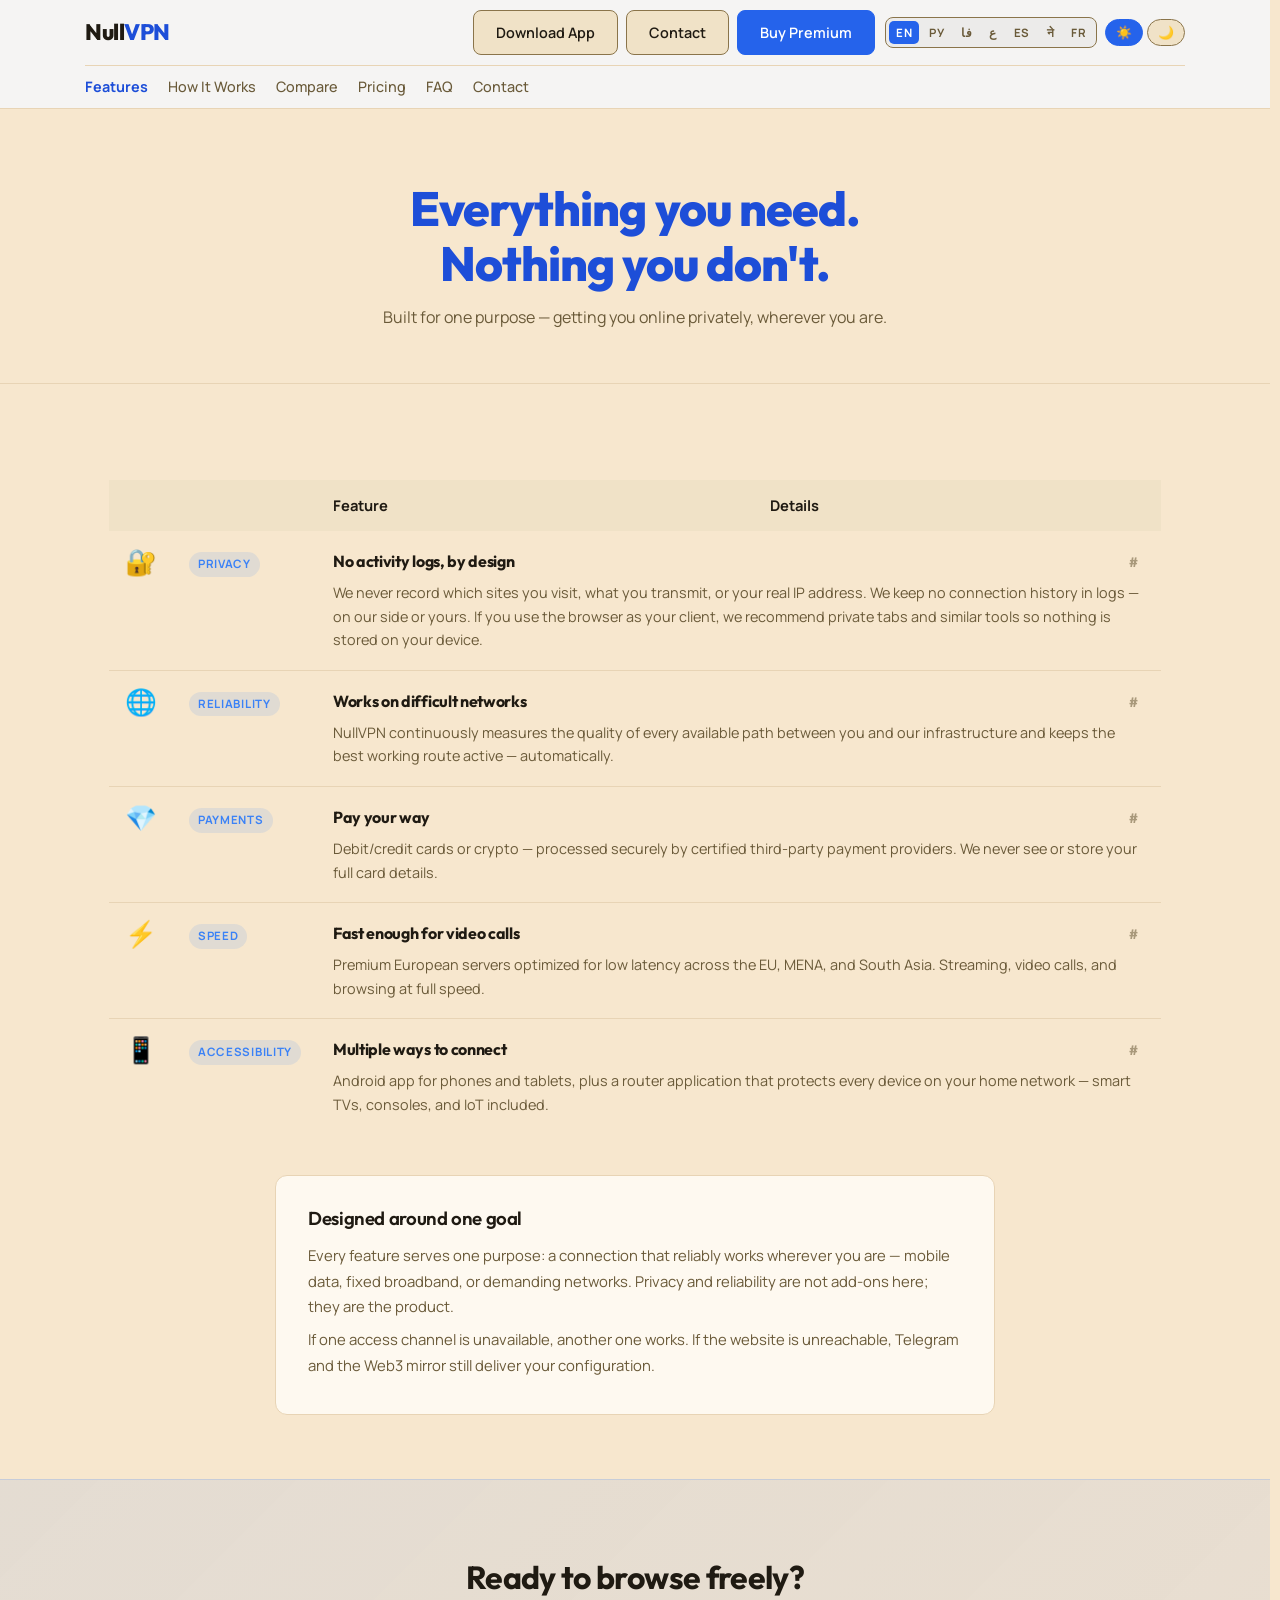
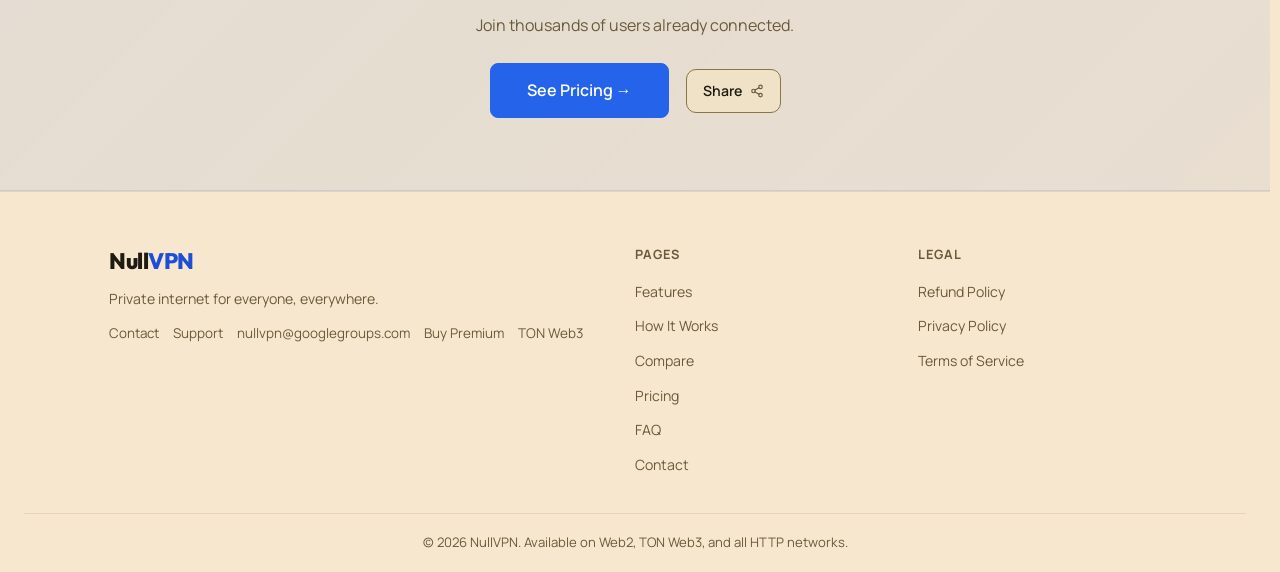
<file: features.html>
<!DOCTYPE html>
<html lang="en">
<head>
  <meta charset="UTF-8"/>
  <meta name="viewport" content="width=device-width, initial-scale=1.0"/>
  <meta name="color-scheme" content="light dark"/>
  <script>(function(){var L=["en","ru","fa","ar","es","ne","fr"],m=location.search.match(/[?&]lang=([a-zA-Z]{2})/),l=m?m[1].toLowerCase():null;try{l=l&&L.indexOf(l)>-1?l:(localStorage.getItem("nullvpn_lang")||"");}catch(e){l="";}if(l&&L.indexOf(l)>-1){document.documentElement.lang=l;document.documentElement.dir=(l==="fa"||l==="ar")?"rtl":"ltr";if(l!=="en"){document.documentElement.classList.add("nv-l");setTimeout(function(){document.documentElement.classList.remove("nv-l")},2000);}}})();</script>
  <style>html.nv-l .nav-inner{visibility:hidden}</style>
  <link rel="preload" href="/fonts/manrope-var-latin.woff2" as="font" type="font/woff2" crossorigin/>
  <link rel="preload" href="/fonts/outfit-var-latin.woff2" as="font" type="font/woff2" crossorigin/>
  <meta name="theme-color" content="#f7e7ce"/>
  <meta name="theme-color" content="#0a0f1a" media="(prefers-color-scheme: dark)"/>
  <script src="branding.js?v=5" defer></script>
  <meta http-equiv="Cache-Control" content="no-cache, no-store, must-revalidate">
  <meta http-equiv="Pragma" content="no-cache">
  <meta http-equiv="Expires" content="0">
  <meta name="description" content="NullVPN features — fast, private secure tunnel. No activity logs, flexible payments, instant setup."/>
  <title>Features — NullVPN</title>
  <link rel="canonical" href="https://nullvpn.net/features.html"/>
  <meta property="og:title" content="Features — NullVPN"/>
  <meta property="og:description" content="NullVPN features — fast, private secure tunnel. No activity logs, flexible payments, instant setup."/>
  <meta property="og:type" content="website"/>
  <meta property="og:url" content="https://nullvpn.net/features.html"/>
  <meta property="og:image" content="https://nullvpn.net/og-cover.jpg"/>
  <meta property="og:image:width" content="1200"/>
  <meta property="og:image:height" content="630"/>
  <meta property="og:image:alt" content="NullVPN — private connectivity for difficult networks. Brand cover with gold wave lines on dark navy."/>
  <meta property="og:site_name" content="NullVPN"/>
  <meta property="og:locale" content="en_US"/>
  <meta property="og:locale:alternate" content="ru_RU"/>
  <meta property="og:locale:alternate" content="fa_IR"/>
  <meta property="og:locale:alternate" content="ar_AR"/>
  <meta property="og:locale:alternate" content="es_ES"/>
  <meta property="og:locale:alternate" content="ne_NP"/>
  <meta property="og:locale:alternate" content="fr_FR"/>
  <meta name="twitter:card" content="summary_large_image"/>
  <meta name="twitter:title" content="Features — NullVPN"/>
  <meta name="twitter:description" content="NullVPN features — fast, private secure tunnel. No activity logs, flexible payments, instant setup."/>
  <meta name="twitter:image" content="https://nullvpn.net/og-cover.jpg"/>
  <meta name="twitter:image:alt" content="NullVPN — private connectivity for difficult networks. Brand cover with gold wave lines on dark navy."/>
  <link rel="stylesheet" href="style.css?v=62"/>
  <link rel="icon" type="image/png" sizes="64x64" href="favicon.png"/>
  <link rel="apple-touch-icon" href="apple-touch-icon.png"/>
  <link rel="manifest" href="/site.webmanifest"/>
  <style>
    .feat-section { padding: 64px 24px; }

    /* ── Feature table ── */
    .feat-table-wrap { overflow-x: auto; margin-top: 32px; scrollbar-width: thin; scrollbar-color: var(--border) transparent; -webkit-overflow-scrolling: touch; } /* r106: match the page's thin themed scrollbar — the r103 sweep covered .tbl-scroll and the checkout modal but missed this container */
    .feat-table { width: 100%; border-collapse: collapse; font-size: .92rem; }
    .feat-table th {
      background: var(--bg3);
      color: var(--text);
      font-weight: 700;
      padding: 14px 16px;
      text-align: left;
    }
    .feat-table th.icon-col { width: 48px; text-align: center; }
    .feat-table td {
      padding: 18px 16px;
      border-bottom: 1px solid var(--border);
      vertical-align: top;
    }
    .feat-table tr:last-child td { border-bottom: none; }
    .feat-table td.feat-icon {
      text-align: center;
      font-size: 1.6rem;
      line-height: 1;
      width: 56px;
    }
    .feat-table td.feat-tag-cell { width: 110px; padding-top: 20px; }
    .feat-table td.feat-body h3 {
      font-size: 1rem;
      font-weight: 700;
      color: var(--text);
      margin-bottom: 6px;
      /* r86: mirrors the FAQ h3 flex (style.css .faq-item h3) — title left,
         the r86 '#' permalink chip pinned at the cell's far edge. */
      display: flex;
      align-items: baseline;
      justify-content: space-between;
      gap: 12px;
    }
    .feat-table td.feat-body p {
      color: var(--text2);
      font-size: .9rem;
      line-height: 1.65;
      margin: 0;
    }

    /* Tag badge — reuse comparison page style */
    .feat-badge {
      display: inline-block;
      background: rgba(var(--accent-rgb),.12);
      color: var(--accent);
      font-size: .72rem;
      font-weight: 700;
      letter-spacing: .06em;
      text-transform: uppercase;
      padding: 3px 9px;
      border-radius: 99px;
      white-space: nowrap;
    }

    /* ── Summary note card (mirrors comp-note) ── */
    .feat-note {
      max-width: 720px;
      margin: 40px auto 0;
      background: var(--bg2);
      border: 1px solid var(--border);
      border-radius: 12px;
      padding: 28px 32px;
    }
    .feat-note h3 { font-weight: 600; margin-bottom: 10px; }
    .feat-note p { color: var(--text2); font-size: .93rem; line-height: 1.7; margin-bottom: 8px; }

    /* ── Mobile: stack icon above text, hide tag column ── */
    @media (max-width: 600px) {
      .feat-section { padding: 40px 16px; }
      .feat-table, .feat-table tbody, .feat-table tr, .feat-table td {
        display: block;
        width: 100%;
      }
      .feat-table thead { display: none; }
      .feat-table tr {
        border-bottom: 1px solid var(--border);
        padding: 20px 0;
      }
      .feat-table tr:last-child { border-bottom: none; }
      .feat-table td {
        border-bottom: none;
        padding: 4px 0;
        width: 100% !important;
      }
      .feat-table td.feat-icon {
        text-align: center;
        font-size: 2rem;
        padding: 0 0 8px;
      }
      .feat-table td.feat-tag-cell {
        text-align: center;
        padding: 0 0 6px;
      }
      .feat-table td.feat-body { text-align: center; }
      .feat-table td.feat-body h3 { font-size: 1.05rem; }
      .feat-table td.feat-body p { font-size: .9rem; }
      .feat-note { padding: 20px 18px; }
    }

    /* ── r79: deep-link anchors — the last content blocks without permalinks.
       Same ring language as pricing.html (r78): quiet accent ring + a faint
       row tint (belt-and-braces for collapsed-border tr rendering), and a
       140px scroll-margin so shared URLs land clear of the fixed navbar
       (300px ≤768px: the mobile navbar wraps to 224/269px — 140 left ~97px
       of the row under it at 375px). */
    .feat-table tr[id], .feat-note[id] { scroll-margin-top: 140px; }
    @media (max-width: 768px) {
      .feat-table tr[id], .feat-note[id] { scroll-margin-top: 300px; }
    }
    .feat-table tr:target { box-shadow: 0 0 0 3px rgba(var(--accent-rgb), .28); }
    .feat-table tr:target td { background: rgba(var(--accent-rgb), .05); }
    .feat-note:target { box-shadow: 0 0 0 3px rgba(var(--accent-rgb), .28); }

    /* ── r80: scan affordance — quiet row hover on pointer devices (estate
       convention: gated to hover-capable fine pointers); the td transition
       also softens the :target tint landing after a deep-link jump. */
    .feat-table td { transition: background-color .18s ease; }
    @media (hover: hover) and (pointer: fine) {
      .feat-table tbody tr:hover td { background: rgba(var(--accent-rgb), .04); }
    }
  </style>
  <!-- r67: BreadcrumbList — Home > Features. Static JSON-LD; the name matches
       the site's nav/footer label. Search engines use it for result subtitles. -->
  <script type="application/ld+json">
  {"@context":"https://schema.org","@type":"BreadcrumbList","itemListElement":[{"@type":"ListItem","position":1,"name":"Home","item":"https://nullvpn.net/"},{"@type":"ListItem","position":2,"name":"Features","item":"https://nullvpn.net/features.html"}]}
  </script>
  <!-- r80: ItemList — the five feature rows as structured data, each item's
       url pointing at its r79 deep-link anchor. Static JSON-LD (en names,
       same convention as the r67 BreadcrumbList and the static meta
       descriptions); gives search engines a machine-readable feature list. -->
  <script type="application/ld+json">
  {"@context":"https://schema.org","@type":"ItemList","itemListElement":[{"@type":"ListItem","position":1,"name":"No activity logs, by design","url":"https://nullvpn.net/features.html#feat-privacy"},{"@type":"ListItem","position":2,"name":"Works on difficult networks","url":"https://nullvpn.net/features.html#feat-reliability"},{"@type":"ListItem","position":3,"name":"Pay your way","url":"https://nullvpn.net/features.html#feat-payments"},{"@type":"ListItem","position":4,"name":"Fast enough for video calls","url":"https://nullvpn.net/features.html#feat-speed"},{"@type":"ListItem","position":5,"name":"Multiple ways to connect","url":"https://nullvpn.net/features.html#feat-accessibility"}]}
  </script>
</head>

<body>
  <a class="skip-link" href="#main" data-i18n="a11y.skip">Skip to main content</a>
  <nav class="navbar">
    <div class="nav-inner">
      <div class="nav-top-row">
        <a href="index.html" class="logo">Null<span>VPN</span></a>
        <div class="nav-actions">
          <a href="download.html" class="btn-nav" data-i18n="nav.download">Download App</a>
          <a href="contact.html" class="btn-nav" data-i18n="nav.contact">Contact</a>
          <a href="pricing.html" class="btn-nav-primary" target="_blank" rel="noopener" data-i18n="nav.cta.buy">Buy Premium</a>
        </div>
        <div class="nav-controls">
          <div class="lang-selector">
            <button class="lang-btn" data-lang="en" onclick="setLang('en')" title="English">EN</button>
            <button class="lang-btn" data-lang="ru" onclick="setLang('ru')" title="Русский">РУ</button>
            <button class="lang-btn" data-lang="fa" onclick="setLang('fa')" title="فارسی">فا</button>
            <button class="lang-btn" data-lang="ar" onclick="setLang('ar')" title="العربية">ع</button>
            <button class="lang-btn" data-lang="es" onclick="setLang('es')" title="Español">ES</button>
            <button class="lang-btn" data-lang="ne" onclick="setLang('ne')" title="नेपाली">ने</button>
            <button class="lang-btn" data-lang="fr" onclick="setLang('fr')" title="Français">FR</button>
          </div>
          <div class="theme-toggle">
            <button class="theme-btn" id="themeLight" onclick="setTheme('light')" data-i18n-aria="theme.light" aria-label="Light mode">☀️</button>
            <button class="theme-btn" id="themeDark" onclick="setTheme('dark')" data-i18n-aria="theme.dark" aria-label="Dark mode">🌙</button>
          </div>
        </div>
      </div>
      <ul class="nav-links">
        <li><a aria-current="page" href="features.html" class="active" data-i18n="nav.features">Features</a></li>
        <li><a href="how-it-works.html" data-i18n="nav.how">How It Works</a></li>
        <li><a href="comparison.html" data-i18n="nav.compare">Compare</a></li>
        <li><a href="pricing.html" data-i18n="nav.pricing">Pricing</a></li>
        <li><a href="faq.html" data-i18n="nav.faq">FAQ</a></li>
        <li><a href="contact.html" data-i18n="nav.contact">Contact</a></li>
      </ul>
    </div>
  </nav>

  <main id="main" tabindex="-1" class="page-hero">
    <div class="container">
      <h1><span data-i18n="feat.h1a">Everything you need.</span><br/><span data-i18n="feat.h1b">Nothing you don't.</span></h1>
      <p data-i18n="feat.sub">Built for one purpose — getting you online privately, wherever you are.</p>
    </div>
  </main>

  <section class="feat-section">
    <div class="container">
      <!-- r85: keyboard-scrollable region (WCAG 2.1.1) — a horizontally
           scrollable container that cannot take focus is unreachable by
           keyboard; tabindex="0" makes arrow-key scrolling possible, the
           global [tabindex] focus ring marks it, and the labelled region
           announces what it holds (locale-updated via data-i18n-aria). -->
      <div class="feat-table-wrap" tabindex="0" role="region" aria-label="Features comparison table" data-i18n-aria="a11y.tbl.features">
        <table class="feat-table">
          <thead>
            <tr>
              <!-- r83: scope="col" estate convention — screen readers announce
                   the header for each data cell in the column (empty
                   presentational headers included; they announce as "col N"). -->
              <th class="icon-col" scope="col"></th>
              <th scope="col"></th>
              <th scope="col" data-i18n="feat.table.feature">Feature</th>
              <th scope="col" data-i18n="feat.table.detail">Details</th>
            </tr>
          </thead>
          <tbody>
            <tr id="feat-privacy">
              <td class="feat-icon">🔐</td>
              <td class="feat-tag-cell"><span class="feat-badge" data-i18n="feat.tag1">Privacy</span></td>
              <td class="feat-body" colspan="2">
                <h3 data-i18n="feat.r1.h">No activity logs, by design</h3>
                <p data-i18n="feat.r1.p">We never record which sites you visit, what you transmit, or your real IP address. We keep no connection history in logs — on our side or yours. If you use the browser as your client, we recommend private tabs and similar tools so nothing is stored on your device.</p>
              </td>
            </tr>
            <tr id="feat-reliability">
              <td class="feat-icon">🌐</td>
              <td class="feat-tag-cell"><span class="feat-badge" data-i18n="feat.tag2">Reliability</span></td>
              <td class="feat-body" colspan="2">
                <h3 data-i18n="feat.r2.h">Works on difficult networks</h3>
                <p data-i18n="feat.r2.p">NullVPN continuously measures the quality of every available path between you and our infrastructure and keeps the best working route active — automatically.</p>
              </td>
            </tr>
            <tr id="feat-payments">
              <td class="feat-icon">💎</td>
              <td class="feat-tag-cell"><span class="feat-badge" data-i18n="feat.tag3">Payments</span></td>
              <td class="feat-body" colspan="2">
                <h3 data-i18n="feat.r3.h">Pay your way</h3>
                <p data-i18n="feat.r3.p">Debit/credit cards or crypto — processed securely by certified third-party payment providers. We never see or store your full card details; we receive only a confirmation.</p>
              </td>
            </tr>
            <tr id="feat-speed">
              <td class="feat-icon">⚡</td>
              <td class="feat-tag-cell"><span class="feat-badge" data-i18n="feat.tag4">Speed</span></td>
              <td class="feat-body" colspan="2">
                <h3 data-i18n="feat.r4.h">Fast enough for video calls</h3>
                <p data-i18n="feat.r4.p">Premium European servers optimized for low latency across the EU, MENA, and South Asia. Streaming, video calls, and browsing at full speed.</p>
              </td>
            </tr>
            <tr id="feat-accessibility">
              <td class="feat-icon">📱</td>
              <td class="feat-tag-cell"><span class="feat-badge" data-i18n="feat.tag5">Accessibility</span></td>
              <td class="feat-body" colspan="2">
                <h3 data-i18n="feat.r5.h">Multiple ways to connect</h3>
                <p data-i18n="feat.r5.p">Android app for phones and tablets, plus a router application that protects every device on your home network — smart TVs, consoles, and IoT included.</p>
              </td>
            </tr>
          </tbody>
        </table>
      </div>

      <div class="feat-note" id="feat-goal">
        <h3 data-i18n="feat.note.h">Designed around one goal</h3>
        <p data-i18n="feat.note.p1">Every feature serves one purpose: a connection that reliably works wherever you are — mobile data, fixed broadband, or demanding networks. Privacy and reliability are not add-ons here; they are the product.</p>
        <p data-i18n="feat.note.p2">If one access channel is unavailable, another one works. If the website is unreachable, Telegram and the Web3 mirror still deliver your configuration.</p>
      </div>
    </div>
  </section>

  <section class="cta-banner">
    <div class="container">
      <h2 data-i18n="feat.cta.h">Ready to browse freely?</h2>
      <p data-i18n="feat.cta.p">Join thousands of users already connected.</p>
      <a href="pricing.html" class="btn-primary btn-large" data-i18n="feat.cta.btn">See Pricing →</a>
      <button type="button" class="share-chip" data-i18n-aria="share.btn" aria-label="Share NullVPN"><span data-i18n="share.btn">Share</span><span class="share-ico" aria-hidden="true"><svg xmlns="http://www.w3.org/2000/svg" width="14" height="14" viewBox="0 0 24 24" fill="none" stroke="currentColor" stroke-width="2" stroke-linecap="round" stroke-linejoin="round"><circle cx="18" cy="5" r="3"/><circle cx="6" cy="12" r="3"/><circle cx="18" cy="19" r="3"/><line x1="8.59" y1="13.51" x2="15.42" y2="17.49"/><line x1="15.41" y1="6.51" x2="8.59" y2="10.49"/></svg></span></button>
    </div>
  </section>

  <footer class="footer">
    <div class="container footer-inner">
      <div class="footer-brand">
        <a href="index.html" class="logo">Null<span>VPN</span></a>
        <p data-i18n="footer.tagline">Private internet for everyone, everywhere.</p>
        <div class="footer-links-social">
          <a href="contact.html" data-i18n="nav.contact">Contact</a>
          <a href="https://t.me/nullvpn_net" target="_blank" rel="noopener" data-i18n="footer.support" referrerpolicy="no-referrer">Support</a>
          <a href="mailto:nullvpn@googlegroups.com?subject=NullVPN%20Support">nullvpn@googlegroups.com</a>
          <a href="pricing.html" target="_blank" rel="noopener" data-i18n="nav.cta.buy">Buy Premium</a>
          <a href="web3.html">TON Web3</a>
        </div>
      </div>
      <div class="footer-nav">
        <h4 data-i18n="footer.pages">Pages</h4>
        <ul>
          <li><a href="features.html" data-i18n="nav.features">Features</a></li>
          <li><a href="how-it-works.html" data-i18n="nav.how">How It Works</a></li>
          <li><a href="comparison.html" data-i18n="nav.compare">Compare</a></li>
          <li><a href="pricing.html" data-i18n="nav.pricing">Pricing</a></li>
          <li><a href="faq.html" data-i18n="nav.faq">FAQ</a></li>
          <li><a href="contact.html" data-i18n="nav.contact">Contact</a></li>
        </ul>
      </div>
      <div class="footer-nav">
        <h4 data-i18n="footer.legal">Legal</h4>
        <ul>
          <li><a href="refund.html" data-i18n="footer.refund">Refund Policy</a></li>
          <li><a href="privacy.html" data-i18n="footer.privacy">Privacy Policy</a></li>
          <li><a href="terms.html" data-i18n="footer.terms">Terms of Service</a></li>
        </ul>
      </div>
    </div>
    <div class="footer-bottom"><p data-i18n="footer.copy">© 2026 NullVPN. Available on Web2, TON Web3, and all HTTP networks.</p></div>
  </footer>

  <script src="i18n.js?v=73"></script>
  <script>
    function setTheme(t){document.documentElement.setAttribute('data-theme',t);localStorage.setItem('theme',t);document.getElementById('themeLight').classList.toggle('active', t === 'light'), document.getElementById('themeLight').setAttribute('aria-pressed', t === 'light');document.getElementById('themeDark').classList.toggle('active', t === 'dark'), document.getElementById('themeDark').setAttribute('aria-pressed', t === 'dark');}
    (function(){var t=localStorage.getItem('theme')||(window.matchMedia&&matchMedia('(prefers-color-scheme: dark)').matches?'dark':'light');document.documentElement.setAttribute('data-theme',t);document.getElementById('themeLight').classList.toggle('active', t === 'light'), document.getElementById('themeLight').setAttribute('aria-pressed', t === 'light');document.getElementById('themeDark').classList.toggle('active', t === 'dark'), document.getElementById('themeDark').setAttribute('aria-pressed', t === 'dark');})();
  </script>
</body>
</html>
</file>
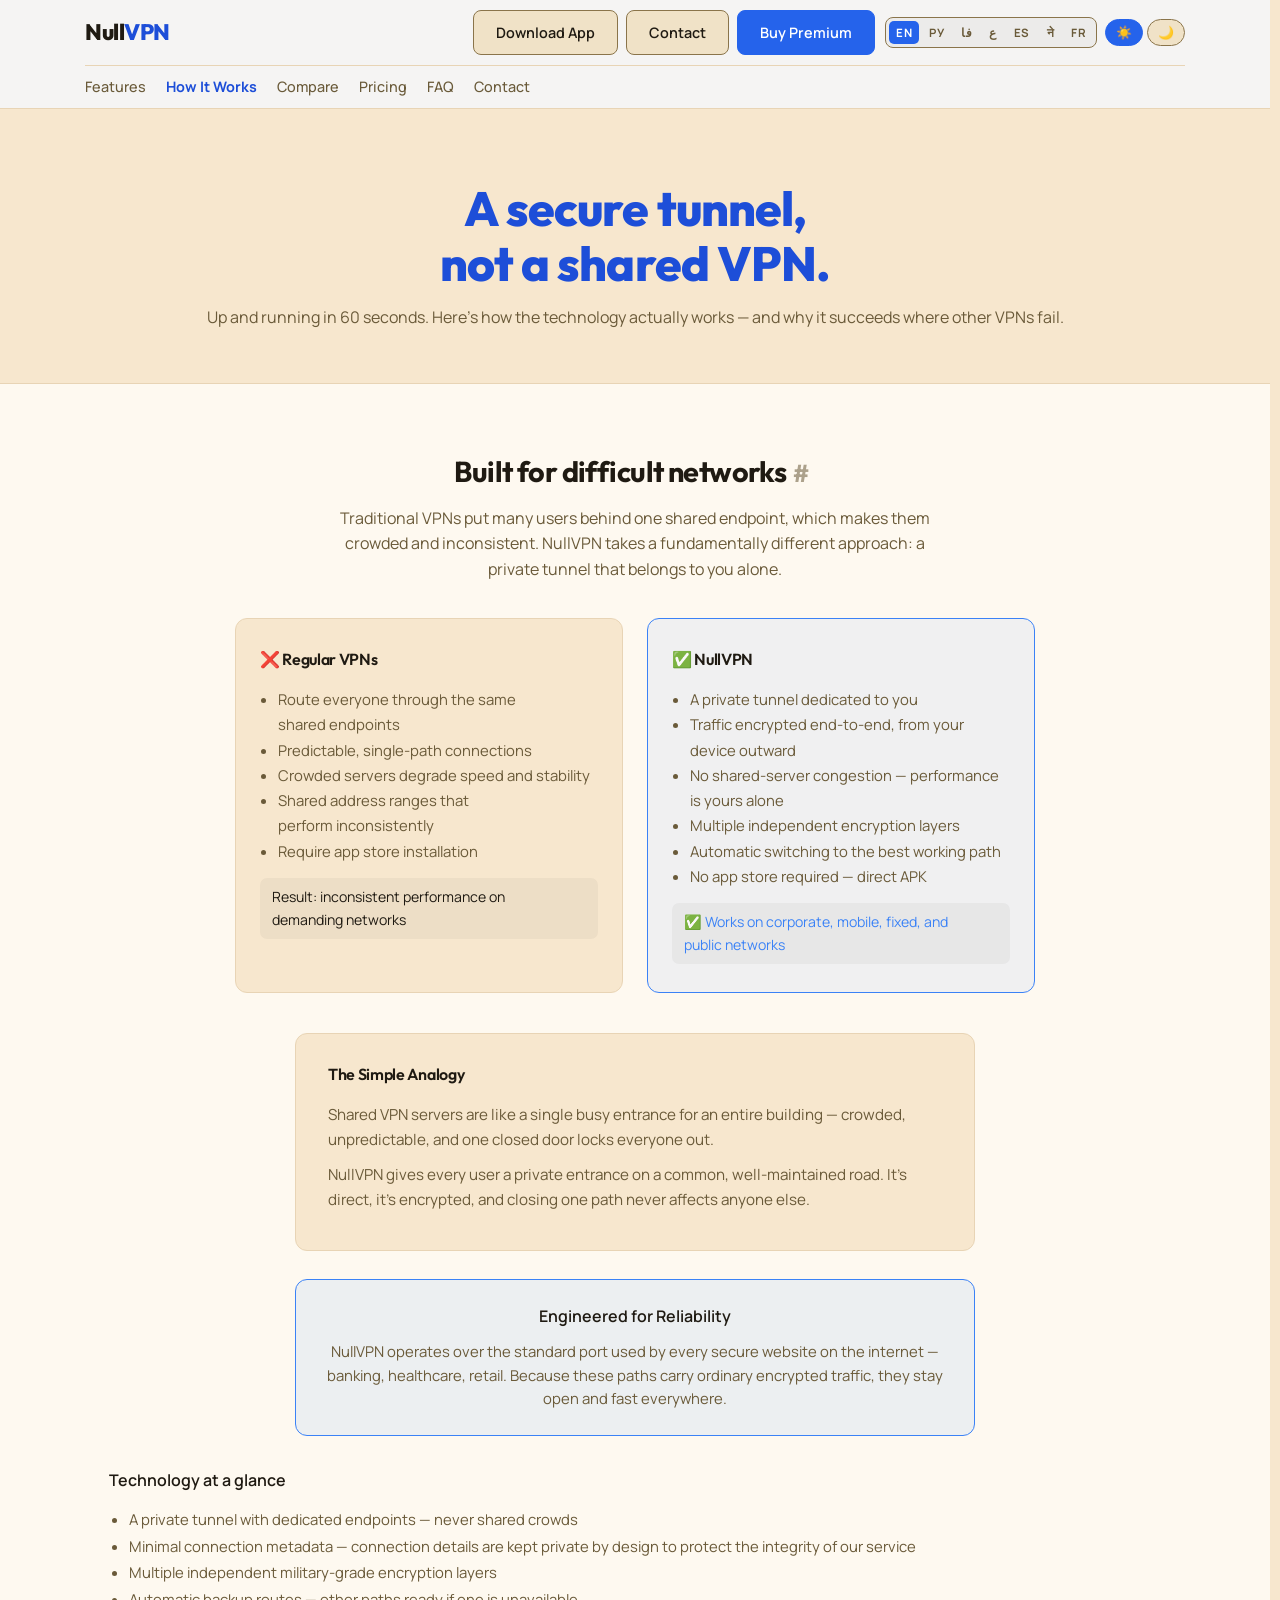
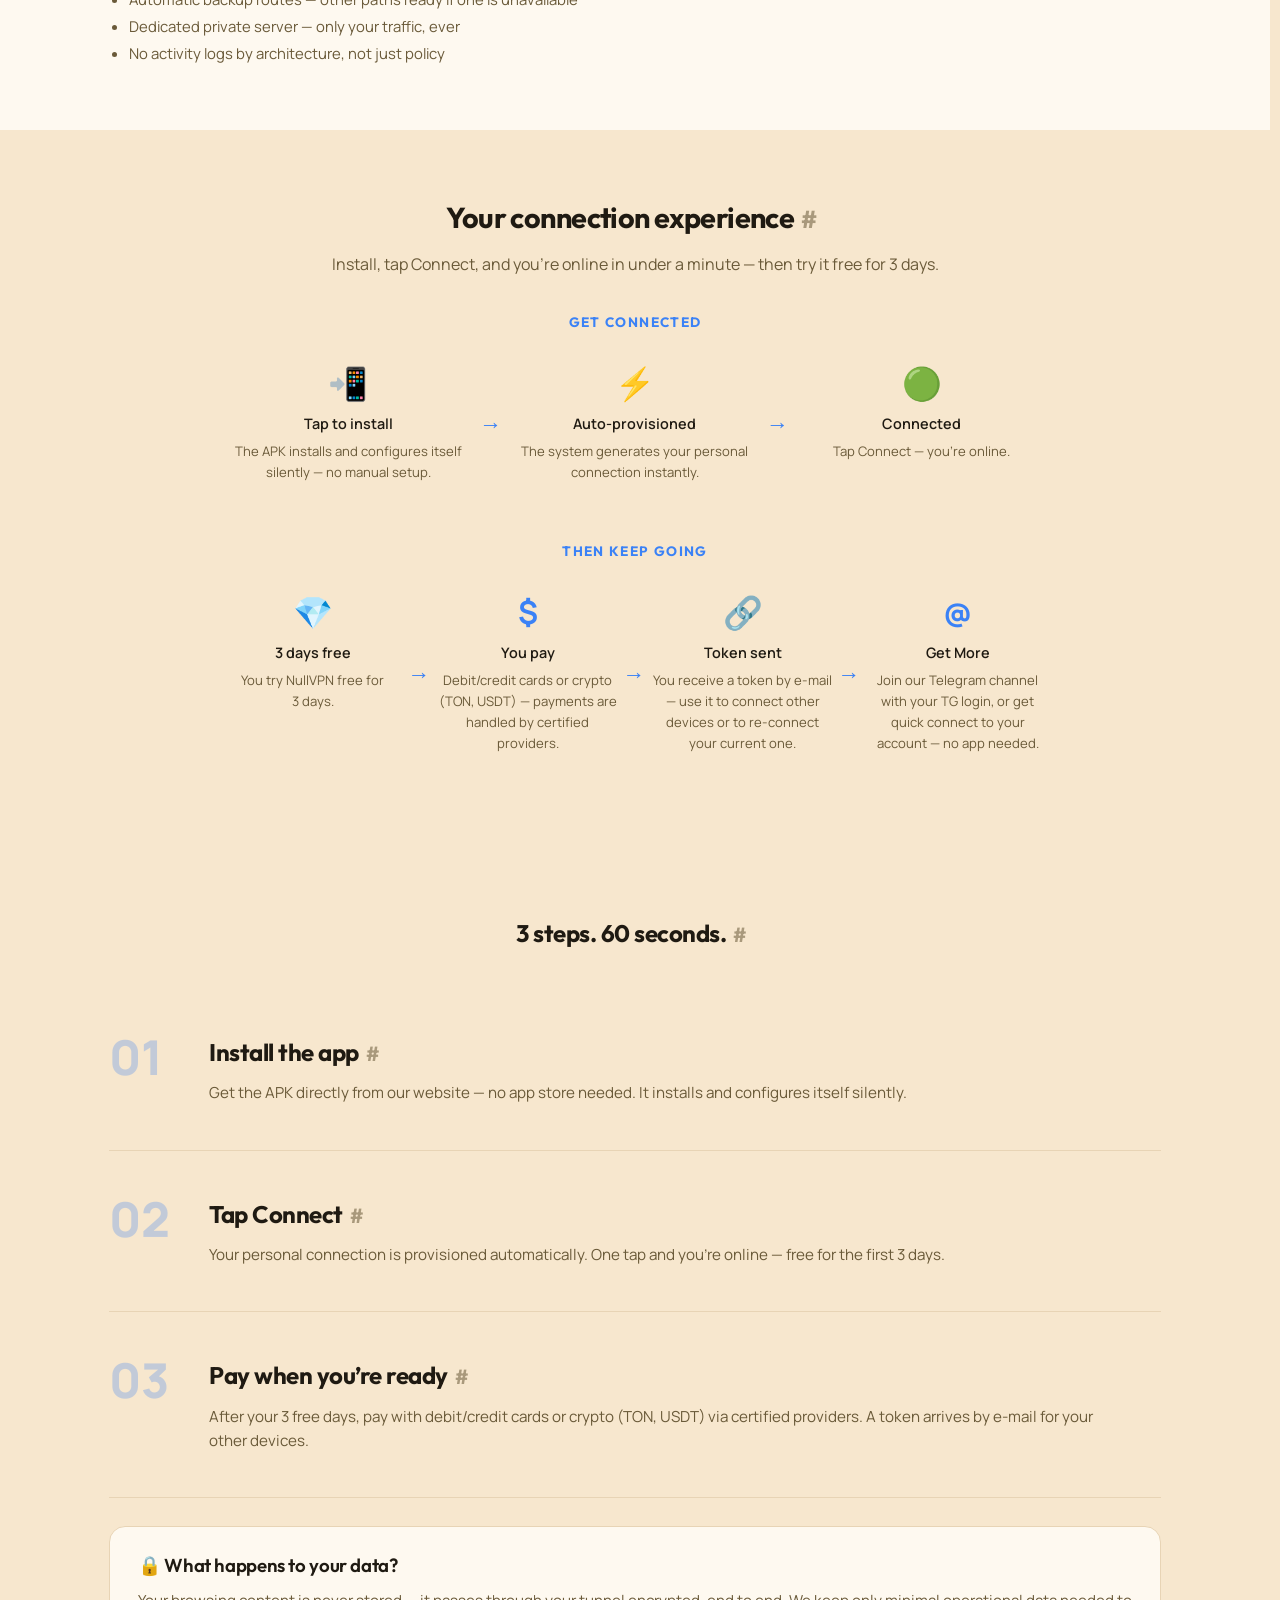
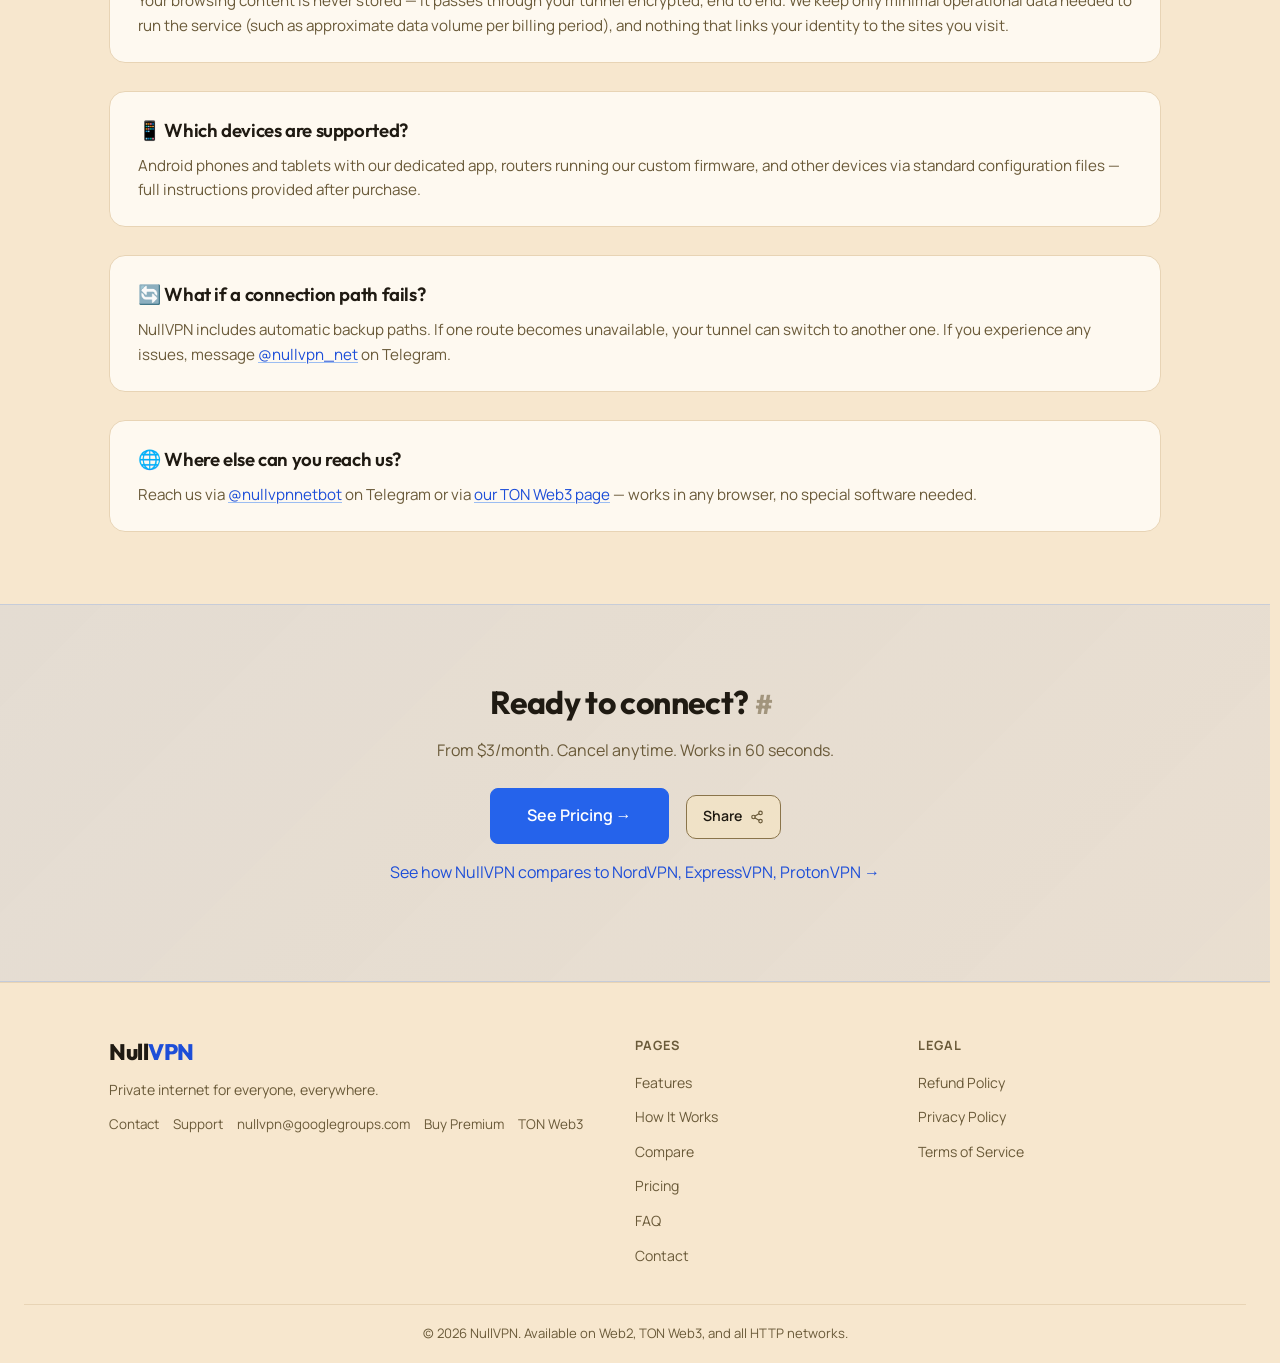
<file: how-it-works.html>
<!DOCTYPE html>
<html lang="en">
<head>
  <meta charset="UTF-8"/>
  <meta name="viewport" content="width=device-width, initial-scale=1.0"/>
  <meta name="color-scheme" content="light dark"/>
  <script>(function(){var L=["en","ru","fa","ar","es","ne","fr"],m=location.search.match(/[?&]lang=([a-zA-Z]{2})/),l=m?m[1].toLowerCase():null;try{l=l&&L.indexOf(l)>-1?l:(localStorage.getItem("nullvpn_lang")||"");}catch(e){l="";}if(l&&L.indexOf(l)>-1){document.documentElement.lang=l;document.documentElement.dir=(l==="fa"||l==="ar")?"rtl":"ltr";if(l!=="en"){document.documentElement.classList.add("nv-l");setTimeout(function(){document.documentElement.classList.remove("nv-l")},2000);}}})();</script>
  <style>html.nv-l .nav-inner{visibility:hidden}</style>
  <link rel="preload" href="/fonts/manrope-var-latin.woff2" as="font" type="font/woff2" crossorigin/>
  <link rel="preload" href="/fonts/outfit-var-latin.woff2" as="font" type="font/woff2" crossorigin/>
  <meta name="theme-color" content="#f7e7ce"/>
  <meta name="theme-color" content="#0a0f1a" media="(prefers-color-scheme: dark)"/>
  <script src="branding.js?v=5" defer></script>
  <meta http-equiv="Cache-Control" content="no-cache, no-store, must-revalidate">
  <meta http-equiv="Pragma" content="no-cache">
  <meta http-equiv="Expires" content="0">
  <meta name="description" content="How NullVPN works — why it is different from consumer VPNs, how the tunnel handles restrictive networks, and how to get connected."/>
  <title>How It Works — NullVPN</title>
  <link rel="canonical" href="https://nullvpn.net/how-it-works.html"/>
  <meta property="og:title" content="How It Works — NullVPN"/>
  <meta property="og:description" content="How NullVPN works — why it is different from consumer VPNs, how the tunnel handles restrictive networks, and how to get connected."/>
  <meta property="og:type" content="website"/>
  <meta property="og:url" content="https://nullvpn.net/how-it-works.html"/>
  <meta property="og:image" content="https://nullvpn.net/og-cover.jpg"/>
  <meta property="og:image:width" content="1200"/>
  <meta property="og:image:height" content="630"/>
  <meta property="og:image:alt" content="NullVPN — private connectivity for difficult networks. Brand cover with gold wave lines on dark navy."/>
  <meta property="og:site_name" content="NullVPN"/>
  <meta property="og:locale" content="en_US"/>
  <meta property="og:locale:alternate" content="ru_RU"/>
  <meta property="og:locale:alternate" content="fa_IR"/>
  <meta property="og:locale:alternate" content="ar_AR"/>
  <meta property="og:locale:alternate" content="es_ES"/>
  <meta property="og:locale:alternate" content="ne_NP"/>
  <meta property="og:locale:alternate" content="fr_FR"/>
  <meta name="twitter:card" content="summary_large_image"/>
  <meta name="twitter:title" content="How It Works — NullVPN"/>
  <meta name="twitter:description" content="How NullVPN works — why it is different from consumer VPNs, how the tunnel handles restrictive networks, and how to get connected."/>
  <meta name="twitter:image" content="https://nullvpn.net/og-cover.jpg"/>
  <meta name="twitter:image:alt" content="NullVPN — private connectivity for difficult networks. Brand cover with gold wave lines on dark navy."/>
  <link rel="stylesheet" href="style.css?v=62"/>
  <link rel="icon" type="image/png" sizes="64x64" href="favicon.png"/>
  <link rel="apple-touch-icon" href="apple-touch-icon.png"/>
  <link rel="manifest" href="/site.webmanifest"/>
  <style>
    .unblock-section{padding:64px 24px;background:var(--bg2)}
    .unblock-section h2{text-align:center;margin-bottom:12px;font-size:clamp(1.3rem,3vw,1.8rem);font-weight:700}
    .unblock-section .lead{text-align:center;color:var(--text2);max-width:600px;margin:0 auto 36px}
    .method-grid{display:grid;grid-template-columns:1fr 1fr;gap:24px;max-width:800px;margin:0 auto}
    @media(max-width:600px){.method-grid{grid-template-columns:1fr}}
    .method-card{border:1px solid var(--border);border-radius:12px;padding:28px 24px;background:var(--bg)}
    .method-card.featured{border-color:var(--accent);background:rgba(var(--accent-rgb),.07)}
    .method-card h3{font-size:1rem;margin-bottom:14px;font-weight:600}
    .method-card ul{padding-left:18px;color:var(--text2);font-size:.93rem;line-height:1.7}
    .method-card .verdict{margin-top:14px;font-size:.88rem;padding:8px 12px;border-radius:7px;background:rgba(0,0,0,.04)}
    .method-card.featured .verdict{color:var(--accent)}
    .analogy-box{max-width:680px;margin:40px auto 0;background:var(--bg);border:1px solid var(--border);border-radius:12px;padding:28px 32px}
    .analogy-box h3{margin-bottom:14px;font-size:1rem;font-weight:600}
    .analogy-box p{color:var(--text2);font-size:.95rem;line-height:1.65;margin-bottom:10px}
    .port-insight{max-width:680px;margin:28px auto 0;background:rgba(var(--accent-rgb),.09);border:1.5px solid var(--accent);border-radius:12px;padding:24px 28px;text-align:center}
    .port-insight h4{margin-bottom:10px;font-weight:600}
    .port-insight p{color:var(--text2);font-size:.93rem;line-height:1.6}
    .flow-section{padding:64px 24px;background:var(--bg)}
    .flow-section h2{text-align:center;margin-bottom:12px;font-size:clamp(1.3rem,3vw,1.8rem);font-weight:700}
    .flow-lead{text-align:center;color:var(--text2);max-width:620px;margin:0 auto 34px}
    .flow-group-h{max-width:860px;margin:0 auto 6px;font-size:.85rem;font-weight:700;color:var(--accent);text-transform:uppercase;letter-spacing:.1em;text-align:center}
    .flow-grid{display:grid;gap:0;max-width:860px;margin:0 auto;position:relative}
    .flow-group-h + .flow-grid{margin-bottom:34px}
    .flow-grid:last-of-type{margin-bottom:0}
    .flow-grid-3{grid-template-columns:repeat(3,1fr)}
    .flow-grid-4{grid-template-columns:repeat(4,1fr)}
    .flow-step{text-align:center;padding:24px 16px;position:relative}
    @media(min-width:801px){.flow-grid-3 .flow-step:not(:last-child)::after,.flow-grid-4 .flow-step:not(:last-child)::after{content:"→";position:absolute;right:-10px;top:50%;transform:translateY(-50%);font-size:1.4rem;color:var(--accent)}}
    .flow-icon{font-size:2rem;margin-bottom:10px;line-height:1.2}
    .flow-icon.glyph{color:var(--accent);font-weight:700}
    .flow-step h4{font-size:.9rem;margin-bottom:6px;font-weight:600}
    .flow-step p{font-size:.82rem;color:var(--text2)}
    @media(max-width:800px){.flow-grid-3,.flow-grid-4{grid-template-columns:repeat(2,1fr)}}
    @media(max-width:520px){.flow-grid-3,.flow-grid-4{grid-template-columns:1fr}}
    .tech-list{padding-left:20px;color:var(--text2);font-size:.93rem;line-height:1.8;margin-top:12px}
  </style>
  <!-- r67: BreadcrumbList — Home > How It Works. Static JSON-LD; the name matches
       the site's nav/footer label. Search engines use it for result subtitles. -->
  <script type="application/ld+json">
  {"@context":"https://schema.org","@type":"BreadcrumbList","itemListElement":[{"@type":"ListItem","position":1,"name":"Home","item":"https://nullvpn.net/"},{"@type":"ListItem","position":2,"name":"How It Works","item":"https://nullvpn.net/how-it-works.html"}]}
  </script>
</head>

<body>
  <a class="skip-link" href="#main" data-i18n="a11y.skip">Skip to main content</a>
  <nav class="navbar">
    <div class="nav-inner">
      <div class="nav-top-row">
        <a href="index.html" class="logo">Null<span>VPN</span></a>
        <div class="nav-actions">
          <a href="download.html" class="btn-nav" data-i18n="nav.download">Download App</a>
          <a href="contact.html" class="btn-nav" data-i18n="nav.contact">Contact</a>
          <a href="pricing.html" class="btn-nav-primary" target="_blank" rel="noopener" data-i18n="nav.cta.buy">Buy Premium</a>
        </div>
        <div class="nav-controls">
          <div class="lang-selector">
            <button class="lang-btn" data-lang="en" onclick="setLang('en')" title="English">EN</button>
            <button class="lang-btn" data-lang="ru" onclick="setLang('ru')" title="Русский">РУ</button>
            <button class="lang-btn" data-lang="fa" onclick="setLang('fa')" title="فارسی">فا</button>
            <button class="lang-btn" data-lang="ar" onclick="setLang('ar')" title="العربية">ع</button>
            <button class="lang-btn" data-lang="es" onclick="setLang('es')" title="Español">ES</button>
            <button class="lang-btn" data-lang="ne" onclick="setLang('ne')" title="नेपाली">ने</button>
            <button class="lang-btn" data-lang="fr" onclick="setLang('fr')" title="Français">FR</button>
          </div>
          <div class="theme-toggle">
            <button class="theme-btn" id="themeLight" onclick="setTheme('light')" data-i18n-aria="theme.light" aria-label="Light mode">☀️</button>
            <button class="theme-btn" id="themeDark" onclick="setTheme('dark')" data-i18n-aria="theme.dark" aria-label="Dark mode">🌙</button>
          </div>
        </div>
      </div>
      <ul class="nav-links">
        <li><a href="features.html" data-i18n="nav.features">Features</a></li>
        <li><a aria-current="page" href="how-it-works.html" class="active" data-i18n="nav.how">How It Works</a></li>
        <li><a href="comparison.html" data-i18n="nav.compare">Compare</a></li>
        <li><a href="pricing.html" data-i18n="nav.pricing">Pricing</a></li>
        <li><a href="faq.html" data-i18n="nav.faq">FAQ</a></li>
        <li><a href="contact.html" data-i18n="nav.contact">Contact</a></li>
      </ul>
    </div>
  </nav>

  <main id="main" tabindex="-1" class="page-hero">
    <div class="container">
      <h1><span data-i18n="how.h1a">A secure tunnel,</span><br/><span data-i18n="how.h1b">not a shared VPN.</span></h1>
      <p data-i18n="how.sub">Up and running in 60 seconds. Here's how the technology actually works — and why it succeeds where other VPNs fail.</p>
    </div>
  </main>

  <section class="unblock-section">
    <div class="container">
      <h2 id="built-for-difficult-networks" data-i18n="how.unblock.h">Built for difficult networks</h2>
      <p class="lead" data-i18n="how.unblock.lead">Traditional VPNs put many users behind one shared endpoint, which makes them crowded and inconsistent. NullVPN takes a fundamentally different approach: a private tunnel that belongs to you alone.</p>
      <div class="method-grid">
        <div class="method-card">
          <h3 data-i18n="how.regular.h">❌ Regular VPNs</h3>
          <ul>
            <li data-i18n="how.regular.1">Route everyone through the same shared endpoints</li>
            <li data-i18n="how.regular.2">Predictable, single-path connections</li>
            <li data-i18n="how.regular.3">Crowded servers degrade speed and stability</li>
            <li data-i18n="how.regular.4">Shared address ranges that perform inconsistently</li>
            <li data-i18n="how.regular.5">Require app store installation</li>
          </ul>
          <p class="verdict" data-i18n="how.regular.verdict">Result: inconsistent performance on demanding networks</p>
        </div>
        <div class="method-card featured">
          <h3 data-i18n="how.nullvpn.h">✅ NullVPN</h3>
          <ul>
            <li data-i18n="how.nullvpn.1">A private tunnel dedicated to you</li>
            <li data-i18n="how.nullvpn.2">Traffic encrypted end-to-end, from your device outward</li>
            <li data-i18n="how.nullvpn.3">No shared-server congestion — performance is yours alone</li>
            <li data-i18n="how.nullvpn.4">Multiple independent encryption layers</li>
            <li data-i18n="how.nullvpn.5">Automatic switching to the best working path</li>
            <li data-i18n="how.nullvpn.6">No app store required — direct APK</li>
          </ul>
          <p class="verdict" data-i18n="how.nullvpn.verdict">✅ Works on corporate, mobile, fixed, and public networks</p>
        </div>
      </div>
      <div class="analogy-box">
        <h3 data-i18n="how.analogy.h">The Simple Analogy</h3>
        <p data-i18n="how.analogy.p1">Shared VPN servers are like a single busy entrance for an entire building — crowded, unpredictable, and one closed door locks everyone out.</p>
        <p data-i18n="how.analogy.p2">NullVPN gives every user a private entrance on a common, well-maintained road. It's direct, it's encrypted, and closing one path never affects anyone else.</p>
      </div>
      <div class="port-insight">
        <h4 data-i18n="how.port.h">Engineered for Reliability</h4>
        <p data-i18n="how.port.p">NullVPN operates over the standard port used by every secure website on the internet — banking, healthcare, retail. Because these paths carry ordinary encrypted traffic, they stay open and fast everywhere.</p>
      </div>
      <div style="margin-top:2rem">
        <h4 data-i18n="how.tech.h" style="font-weight:600;margin-bottom:8px">Technology at a glance</h4>
        <ul class="tech-list">
          <li data-i18n="how.tech.1">A private tunnel with dedicated endpoints — never shared crowds</li>
          <li data-i18n="how.tech.2">Minimal connection metadata — connection details are kept private by design to protect the integrity of our service</li>
          <li data-i18n="how.tech.3">Multiple independent military-grade encryption layers</li>
          <li data-i18n="how.tech.4">Automatic backup routes — other paths ready if one is unavailable</li>
          <li data-i18n="how.tech.5">Dedicated private server — only your traffic, ever</li>
          <li data-i18n="how.tech.6">No activity logs by architecture, not just policy</li>
        </ul>
      </div>
    </div>
  </section>

  <section class="flow-section">
    <div class="container">
      <h2 id="connection-experience" data-i18n="how.flow.h">Your connection experience</h2>
      <p class="flow-lead" data-i18n="how.flow.lead">Install, tap Connect, and you're online in under a minute — then try it free for 3 days.</p>
      <h3 class="flow-group-h" data-i18n="how.flow.g1">Get connected</h3>
      <div class="flow-grid flow-grid-3">
        <div class="flow-step"><div class="flow-icon">📲</div><h4 data-i18n="how.flow.1">Tap to install</h4><p data-i18n="how.flow.1.d">The APK installs and configures itself silently — no manual setup.</p></div>
        <div class="flow-step"><div class="flow-icon">⚡</div><h4 data-i18n="how.flow.2">Auto-provisioned</h4><p data-i18n="how.flow.2.d">The system generates your personal connection instantly.</p></div>
        <div class="flow-step"><div class="flow-icon">🟢</div><h4 data-i18n="how.flow.3">Connected</h4><p data-i18n="how.flow.3.d">Tap Connect — you're online.</p></div>
      </div>
      <h3 class="flow-group-h" data-i18n="how.flow.g2">Then keep going</h3>
      <div class="flow-grid flow-grid-4">
        <div class="flow-step"><div class="flow-icon">💎</div><h4 data-i18n="how.flow.4">3 days free</h4><p data-i18n="how.flow.4.d">You try NullVPN free for 3 days.</p></div>
        <div class="flow-step"><div class="flow-icon glyph">$</div><h4 data-i18n="how.flow.5">You pay</h4><p data-i18n="how.flow.5.d">Debit/credit cards or crypto (TON, USDT) — payments are handled by certified providers.</p></div>
        <div class="flow-step"><div class="flow-icon">🔗</div><h4 data-i18n="how.flow.6">Token sent</h4><p data-i18n="how.flow.6.d">You receive a token by e-mail — use it to connect other devices or to re-connect your current one.</p></div>
        <div class="flow-step"><div class="flow-icon glyph">@</div><h4 data-i18n="how.flow.7">Get More</h4><p data-i18n="how.flow.7.d">Join our Telegram channel with your TG login, or get quick connect to your account — no app needed.</p></div>
      </div>
    </div>
  </section>

  <section class="steps-section">
    <div class="container">
      <h2 id="three-steps" style="text-align:center;margin-bottom:36px" data-i18n="how.steps.h">3 steps. 60 seconds.</h2>
      <div class="steps-list">
        <div class="step"><div class="step-number">01</div><div class="step-content"><h2 id="install-the-app" data-i18n="how.s1.h">Install the app</h2><p data-i18n="how.s1.p">Get the APK directly from our website — no app store needed. It installs and configures itself silently.</p></div></div>
        <div class="step"><div class="step-number">02</div><div class="step-content"><h2 id="tap-connect" data-i18n="how.s2.h">Tap Connect</h2><p data-i18n="how.s2.p">Your personal connection is provisioned automatically. One tap and you’re online — free for the first 3 days.</p></div></div>
        <div class="step"><div class="step-number">03</div><div class="step-content"><h2 id="pay-when-ready" data-i18n="how.s3.h">Pay when you’re ready</h2><p data-i18n="how.s3.p">After your 3 free days, pay with debit/credit cards or crypto (TON, USDT) via certified providers. A token arrives by e-mail for the renewal.</p></div></div>
      </div>
      <div class="hiw-note"><h3 data-i18n="how.note1.h">🔒 What happens to your data?</h3><p data-i18n="how.note1.p">Your browsing content is never stored — it passes through your tunnel encrypted, end to end. We keep only minimal operational data needed to run the service (such as approximate data volume per billing period), and nothing that links your identity to the sites you visit.</p></div>
      <div class="hiw-note"><h3 data-i18n="how.note2.h">📱 Which devices are supported?</h3><p data-i18n="how.note2.p">Android phones and tablets with our dedicated app, routers running our custom firmware, and other devices via standard configuration files — full instructions provided after purchase.</p></div>
      <div class="hiw-note"><h3 data-i18n="how.note3.h">🔄 What if a connection path fails?</h3><p data-i18n="how.note3.p">NullVPN includes automatic backup paths. If one route becomes unavailable, your tunnel can switch to another one. If you experience any issues, message <a href="https://t.me/nullvpn_net" target="_blank" rel="noopener" referrerpolicy="no-referrer">@nullvpn_net</a> on Telegram.</p></div>
      <div class="hiw-note"><h3 data-i18n="how.note4.h">🌐 Where else can you reach us?</h3><p data-i18n="how.note4.p">Reach us via <a href="https://t.me/nullvpnnetbot" target="_blank" rel="noopener" referrerpolicy="no-referrer">@nullvpnnetbot</a> on Telegram or via <a href="web3.html" target="_blank" rel="noopener">our TON Web3 page</a> — works in any browser, no special software needed.</p></div>
    </div>
  </section>

  <section class="cta-banner">
    <div class="container">
      <h2 id="ready-to-connect" data-i18n="how.cta.h">Ready to connect?</h2>
      <p data-i18n="how.cta.p">From $3/month. Cancel anytime. Works in 60 seconds.</p>
      <a href="pricing.html" class="btn-primary btn-large" data-i18n="how.cta.btn">See Pricing →</a>
      <button type="button" class="share-chip" data-i18n-aria="share.btn" aria-label="Share NullVPN"><span data-i18n="share.btn">Share</span><span class="share-ico" aria-hidden="true"><svg xmlns="http://www.w3.org/2000/svg" width="14" height="14" viewBox="0 0 24 24" fill="none" stroke="currentColor" stroke-width="2" stroke-linecap="round" stroke-linejoin="round"><circle cx="18" cy="5" r="3"/><circle cx="6" cy="12" r="3"/><circle cx="18" cy="19" r="3"/><line x1="8.59" y1="13.51" x2="15.42" y2="17.49"/><line x1="15.41" y1="6.51" x2="8.59" y2="10.49"/></svg></span></button>
      <p class="cta-small"><a href="comparison.html" data-i18n="how.cta.small">See how NullVPN compares to NordVPN, ExpressVPN, ProtonVPN →</a></p>
    </div>
  </section>

  <footer class="footer">
    <div class="container footer-inner">
      <div class="footer-brand">
        <a href="index.html" class="logo">Null<span>VPN</span></a>
        <p data-i18n="footer.tagline">Private internet for everyone, everywhere.</p>
        <div class="footer-links-social">
          <a href="contact.html" data-i18n="nav.contact">Contact</a>
          <a href="https://t.me/nullvpn_net" target="_blank" rel="noopener" data-i18n="footer.support" referrerpolicy="no-referrer">Support</a>
          <a href="mailto:nullvpn@googlegroups.com?subject=NullVPN%20Support">nullvpn@googlegroups.com</a>
          <a href="pricing.html" target="_blank" rel="noopener" data-i18n="nav.cta.buy">Buy Premium</a>
          <a href="web3.html">TON Web3</a>
        </div>
      </div>
      <div class="footer-nav">
        <h4 data-i18n="footer.pages">Pages</h4>
        <ul>
          <li><a href="features.html" data-i18n="nav.features">Features</a></li>
          <li><a href="how-it-works.html" data-i18n="nav.how">How It Works</a></li>
          <li><a href="comparison.html" data-i18n="nav.compare">Compare</a></li>
          <li><a href="pricing.html" data-i18n="nav.pricing">Pricing</a></li>
          <li><a href="faq.html" data-i18n="nav.faq">FAQ</a></li>
          <li><a href="contact.html" data-i18n="nav.contact">Contact</a></li>
        </ul>
      </div>
      <div class="footer-nav">
        <h4 data-i18n="footer.legal">Legal</h4>
        <ul>
          <li><a href="refund.html" data-i18n="footer.refund">Refund Policy</a></li>
          <li><a href="privacy.html" data-i18n="footer.privacy">Privacy Policy</a></li>
          <li><a href="terms.html" data-i18n="footer.terms">Terms of Service</a></li>
        </ul>
      </div>
    </div>
    <div class="footer-bottom"><p data-i18n="footer.copy">© 2026 NullVPN. Available on Web2, TON Web3, and all HTTP networks.</p></div>
  </footer>

  <script src="i18n.js?v=73"></script>
  <script>
    function setTheme(t){document.documentElement.setAttribute('data-theme',t);localStorage.setItem('theme',t);document.getElementById('themeLight').classList.toggle('active', t === 'light'), document.getElementById('themeLight').setAttribute('aria-pressed', t === 'light');document.getElementById('themeDark').classList.toggle('active', t === 'dark'), document.getElementById('themeDark').setAttribute('aria-pressed', t === 'dark');}
    (function(){var t=localStorage.getItem('theme')||(window.matchMedia&&matchMedia('(prefers-color-scheme: dark)').matches?'dark':'light');document.documentElement.setAttribute('data-theme',t);document.getElementById('themeLight').classList.toggle('active', t === 'light'), document.getElementById('themeLight').setAttribute('aria-pressed', t === 'light');document.getElementById('themeDark').classList.toggle('active', t === 'dark'), document.getElementById('themeDark').setAttribute('aria-pressed', t === 'dark');})();
  </script>
</body>
</html>
</file>
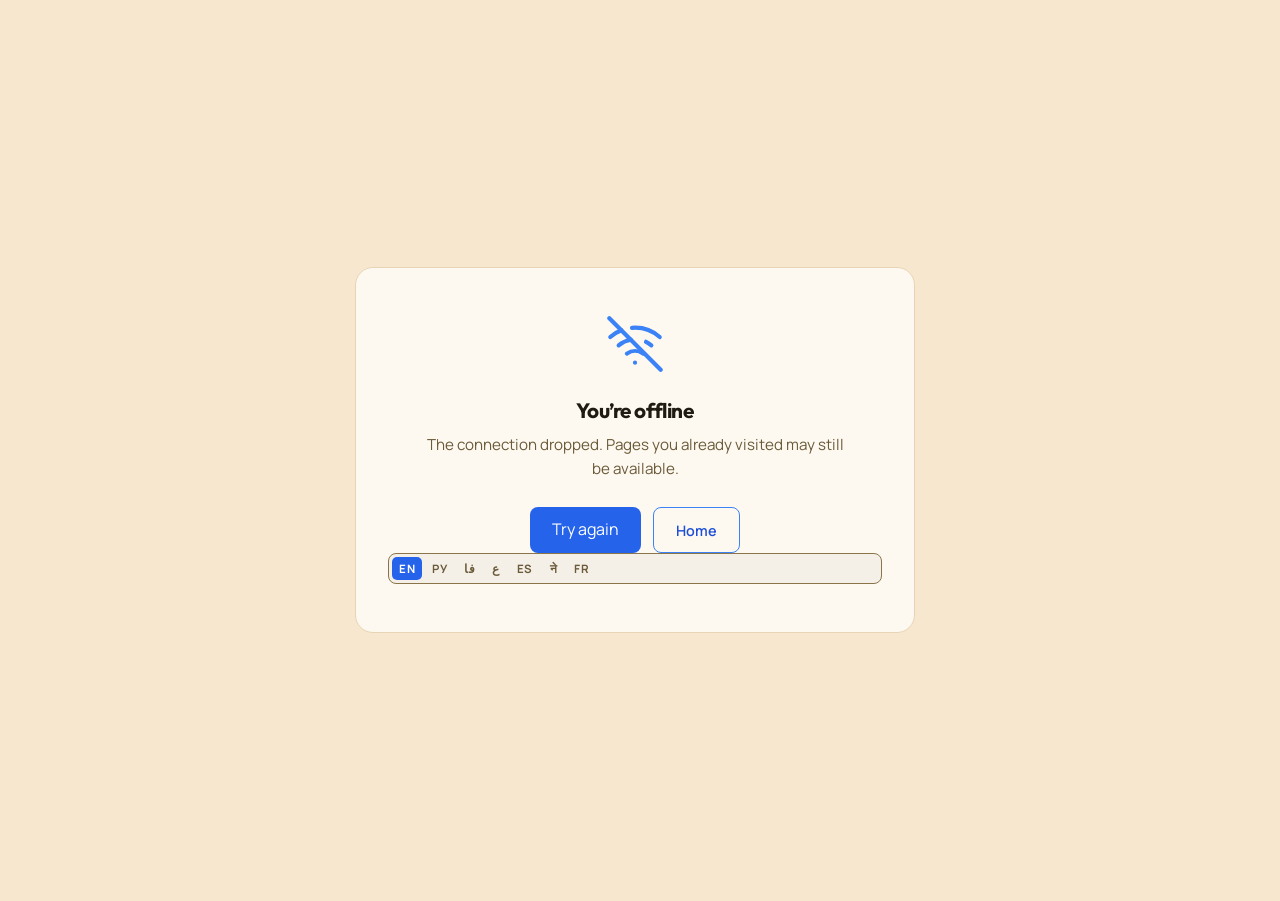
<file: offline.html>
<!DOCTYPE html>
<html lang="en">
<head>
  <meta charset="UTF-8"/>
  <meta name="viewport" content="width=device-width, initial-scale=1.0"/>
  <meta name="color-scheme" content="light dark"/>
  <script>(function(){var L=["en","ru","fa","ar","es","ne","fr"],m=location.search.match(/[?&]lang=([a-zA-Z]{2})/),l=m?m[1].toLowerCase():null;try{l=l&&L.indexOf(l)>-1?l:(localStorage.getItem("nullvpn_lang")||"");}catch(e){l="";}if(l&&L.indexOf(l)>-1){document.documentElement.lang=l;document.documentElement.dir=(l==="fa"||l==="ar")?"rtl":"ltr";if(l!=="en"){document.documentElement.classList.add("nv-l");setTimeout(function(){document.documentElement.classList.remove("nv-l")},2000);}}})();</script>
  <style>html.nv-l .nav-inner{visibility:hidden}</style>
  <link rel="preload" href="/fonts/manrope-var-latin.woff2" as="font" type="font/woff2" crossorigin/>
  <link rel="preload" href="/fonts/outfit-var-latin.woff2" as="font" type="font/woff2" crossorigin/>
  <meta name="theme-color" content="#f7e7ce"/>
  <meta name="theme-color" content="#0a0f1a" media="(prefers-color-scheme: dark)"/>
  <script src="branding.js?v=5" defer></script>
  <script src="i18n.js?v=73" defer></script>
  <meta name="robots" content="noindex"/>
  <title>Offline — NullVPN</title>
  <meta name="description" content="You are offline. Reconnect to continue browsing NullVPN — private connectivity designed for difficult networks."/>
  <link rel="canonical" href="https://nullvpn.net/offline.html"/>
  <meta property="og:title" content="Offline — NullVPN"/>
  <meta property="og:description" content="NullVPN — private connectivity designed for difficult networks."/>
  <meta property="og:type" content="website"/>
  <meta property="og:url" content="https://nullvpn.net/offline.html"/>
  <meta property="og:image" content="https://nullvpn.net/og-cover.jpg"/>
  <meta property="og:image:width" content="1200"/>
  <meta property="og:image:height" content="630"/>
  <meta property="og:image:alt" content="NullVPN — private connectivity for difficult networks. Brand cover with gold wave lines on dark navy."/>
  <meta property="og:site_name" content="NullVPN"/>
  <meta property="og:locale" content="en_US"/>
  <meta property="og:locale:alternate" content="ru_RU"/>
  <meta property="og:locale:alternate" content="fa_IR"/>
  <meta property="og:locale:alternate" content="ar_AR"/>
  <meta property="og:locale:alternate" content="es_ES"/>
  <meta property="og:locale:alternate" content="ne_NP"/>
  <meta property="og:locale:alternate" content="fr_FR"/>
  <meta name="twitter:card" content="summary_large_image"/>
  <meta name="twitter:title" content="Offline — NullVPN"/>
  <meta name="twitter:description" content="NullVPN — private connectivity designed for difficult networks."/>
  <meta name="twitter:image" content="https://nullvpn.net/og-cover.jpg"/>
  <meta name="twitter:image:alt" content="NullVPN — private connectivity for difficult networks. Brand cover with gold wave lines on dark navy."/>
  <link rel="stylesheet" href="/style.css?v=62"/>
  <link rel="icon" type="image/png" sizes="64x64" href="favicon.png"/>
  <link rel="apple-touch-icon" href="apple-touch-icon.png"/>
  <link rel="manifest" href="/site.webmanifest"/>
  <style>
    .of-wrap { min-height: 100vh; display: flex; align-items: center; justify-content: center; padding: 24px; }
    .of-card { max-width: 560px; width: 100%; text-align: center; background: var(--bg2); border: 1px solid var(--border); border-radius: 18px; padding: 48px 32px; }
    .of-icon { width: 56px; height: 56px; color: var(--accent); margin-bottom: 14px; animation: of-pulse 2.4s ease-in-out infinite; }
    @keyframes of-pulse { 0%, 100% { opacity: 1; } 50% { opacity: .5; } }
    @media (prefers-reduced-motion: reduce) { .of-icon { animation: none; } }
    .of-card h1 { font-size: 1.3rem; font-weight: 700; margin-bottom: 6px; }
    .of-card .of-sub { color: var(--text2); font-size: .95rem; margin-bottom: 26px; }
    .of-actions { display: flex; gap: 12px; flex-wrap: wrap; justify-content: center; }
    .of-actions a, .of-actions button { min-height: 44px; display: inline-flex; align-items: center; justify-content: center; }
    .of-retry { border: 0; cursor: pointer; font: inherit; }
    .of-legal { margin-top: 26px; display: flex; gap: 18px; justify-content: center; flex-wrap: wrap; }
    .of-legal a { color: var(--text2); font-size: .85rem; text-decoration: none; }
    /* r69: offline inventory — the sub-copy promises "pages you already
       visited may still be available"; the engine now enumerates the SW
       cache and lists them as chips. Logical properties keep RTL correct;
       44px coarse targets; the label mapping reuses nav./footer. keys so
       every chip is localized for free. */
    .of-head { font-size: .95rem; font-weight: 700; margin: 26px 0 12px; }
    .of-list { list-style: none; margin: 0; padding: 0; display: flex; flex-wrap: wrap; gap: 10px; justify-content: center; }
    .of-list a {
      display: inline-flex; align-items: center; min-height: 38px;
      padding: 8px 16px; border-radius: 10px;
      border: 1px solid var(--border-strong); background: var(--bg3); /* r98: offline nav chips are functional links */
      color: var(--text); font-size: .88rem; font-weight: 600;
      text-decoration: none; white-space: nowrap;
      transition: border-color .15s ease, background .15s ease;
    }
    @media (hover: hover) and (pointer: fine) { .of-list a:hover { border-color: var(--accent); background: var(--bg2); } }
    .of-list a:focus-visible { outline: 2px solid var(--text); outline-offset: 2px; }
    @media (pointer: coarse) { .of-list a { min-height: 44px; } }
    [data-theme="dark"] .of-list a { background: rgba(255,255,255,.06); }
    /* r69: back-online pill — appears when the 'online' event fires while the
       visitor reads this page; reload follows automatically ~900ms later. */
    /* r97: pill -> fixed toast — inserting a fit-content pill at the card
       bottom re-centered the whole card (visible jump in the ~900ms before
       the auto-reload); a fixed toast has zero layout impact. role=status
       and aria-live survive (positioning only). */
    .of-live {
      position: fixed; left: 50%; bottom: 26px; transform: translate(-50%, 0);
      margin: 0; width: max-content; max-width: calc(100vw - 32px);
      padding: 9px 18px; border-radius: 999px;
      background: var(--accent); color: var(--accent-text);
      font-size: .88rem; font-weight: 700;
      box-shadow: 0 6px 18px rgba(0,0,0,.28); z-index: 80;
      animation: of-in .25s ease-out;
    }
    @keyframes of-in { from { opacity: 0; transform: translate(-50%, 4px); } to { opacity: 1; transform: translate(-50%, 0); } }
    @media (prefers-reduced-motion: reduce) { .of-live { animation: none; } }
    /* r116: print hygiene — the fixed toast is the last position:fixed element
       without print coverage (r113 closed the checkout overlay; r113's fixed-
       element audit noted this one). Same dead-chrome-on-paper class: it would
       print as an accent slab repeated on every sheet. */
    @media print { .of-live { display: none !important; } }
  </style>
</head>
<body>
  <a class="skip-link" href="#main" data-i18n="a11y.skip">Skip to main content</a>
  <div class="of-wrap">
    <main id="main" tabindex="-1" class="of-card">
      <svg class="of-icon" viewBox="0 0 24 24" fill="none" stroke="currentColor" stroke-width="1.8" stroke-linecap="round" stroke-linejoin="round" aria-hidden="true" focusable="false">
        <path d="M1 1l22 22"/>
        <path d="M16.72 11.06A10.94 10.94 0 0 1 19 12.55"/>
        <path d="M5 12.55a10.94 10.94 0 0 1 5.17-2.39"/>
        <path d="M10.71 5.05A16 16 0 0 1 22.58 9"/>
        <path d="M1.42 9a15.91 15.91 0 0 1 4.7-2.88"/>
        <path d="M8.53 16.11a6 6 0 0 1 6.95 0"/>
        <line x1="12" y1="20" x2="12.01" y2="20"/>
      </svg>
      <h1 data-i18n="offline.title">You&rsquo;re offline</h1>
      <p class="of-sub" data-i18n="offline.sub">The connection dropped. Pages you already visited may still be available.</p>
      <div class="of-actions">
        <button class="btn-primary of-retry" type="button" onclick="location.reload()" data-i18n="offline.retry">Try again</button>
        <a class="btn-outline" href="index.html" data-i18n="nav.home">Home</a>
      </div>
      <!-- r69: offline inventory (engine section 15) — filled from the SW
           cache; hidden entirely when the cache holds nothing listable. -->
      <div id="ofWrap" hidden>
        <h2 class="of-head" data-i18n="offline.available">Available offline</h2>
        <ul id="ofList" class="of-list"></ul>
      </div>
      <div id="ofLive" class="of-live" role="status" aria-live="polite" hidden></div>
      <div class="lang-selector" data-i18n-aria="a11y.lang.selector" aria-label="Language">
        <button class="lang-btn" data-lang="en" onclick="setLang('en')" title="English">EN</button>
        <button class="lang-btn" data-lang="ru" onclick="setLang('ru')" title="Русский">РУ</button>
        <button class="lang-btn" data-lang="fa" onclick="setLang('fa')" title="فارسی">فا</button>
        <button class="lang-btn" data-lang="ar" onclick="setLang('ar')" title="العربية">ع</button>
        <button class="lang-btn" data-lang="es" onclick="setLang('es')" title="Español">ES</button>
        <button class="lang-btn" data-lang="ne" onclick="setLang('ne')" title="नेपाली">ने</button>
        <button class="lang-btn" data-lang="fr" onclick="setLang('fr')" title="Français">FR</button>
      </div>
    </main>
  </div>
  <script>
    (function() {
      var t = localStorage.getItem('theme') || (window.matchMedia && matchMedia('(prefers-color-scheme: dark)').matches ? 'dark' : 'light');
      document.documentElement.setAttribute('data-theme', t);
    })();
  </script>
</body>
</html>
</file>
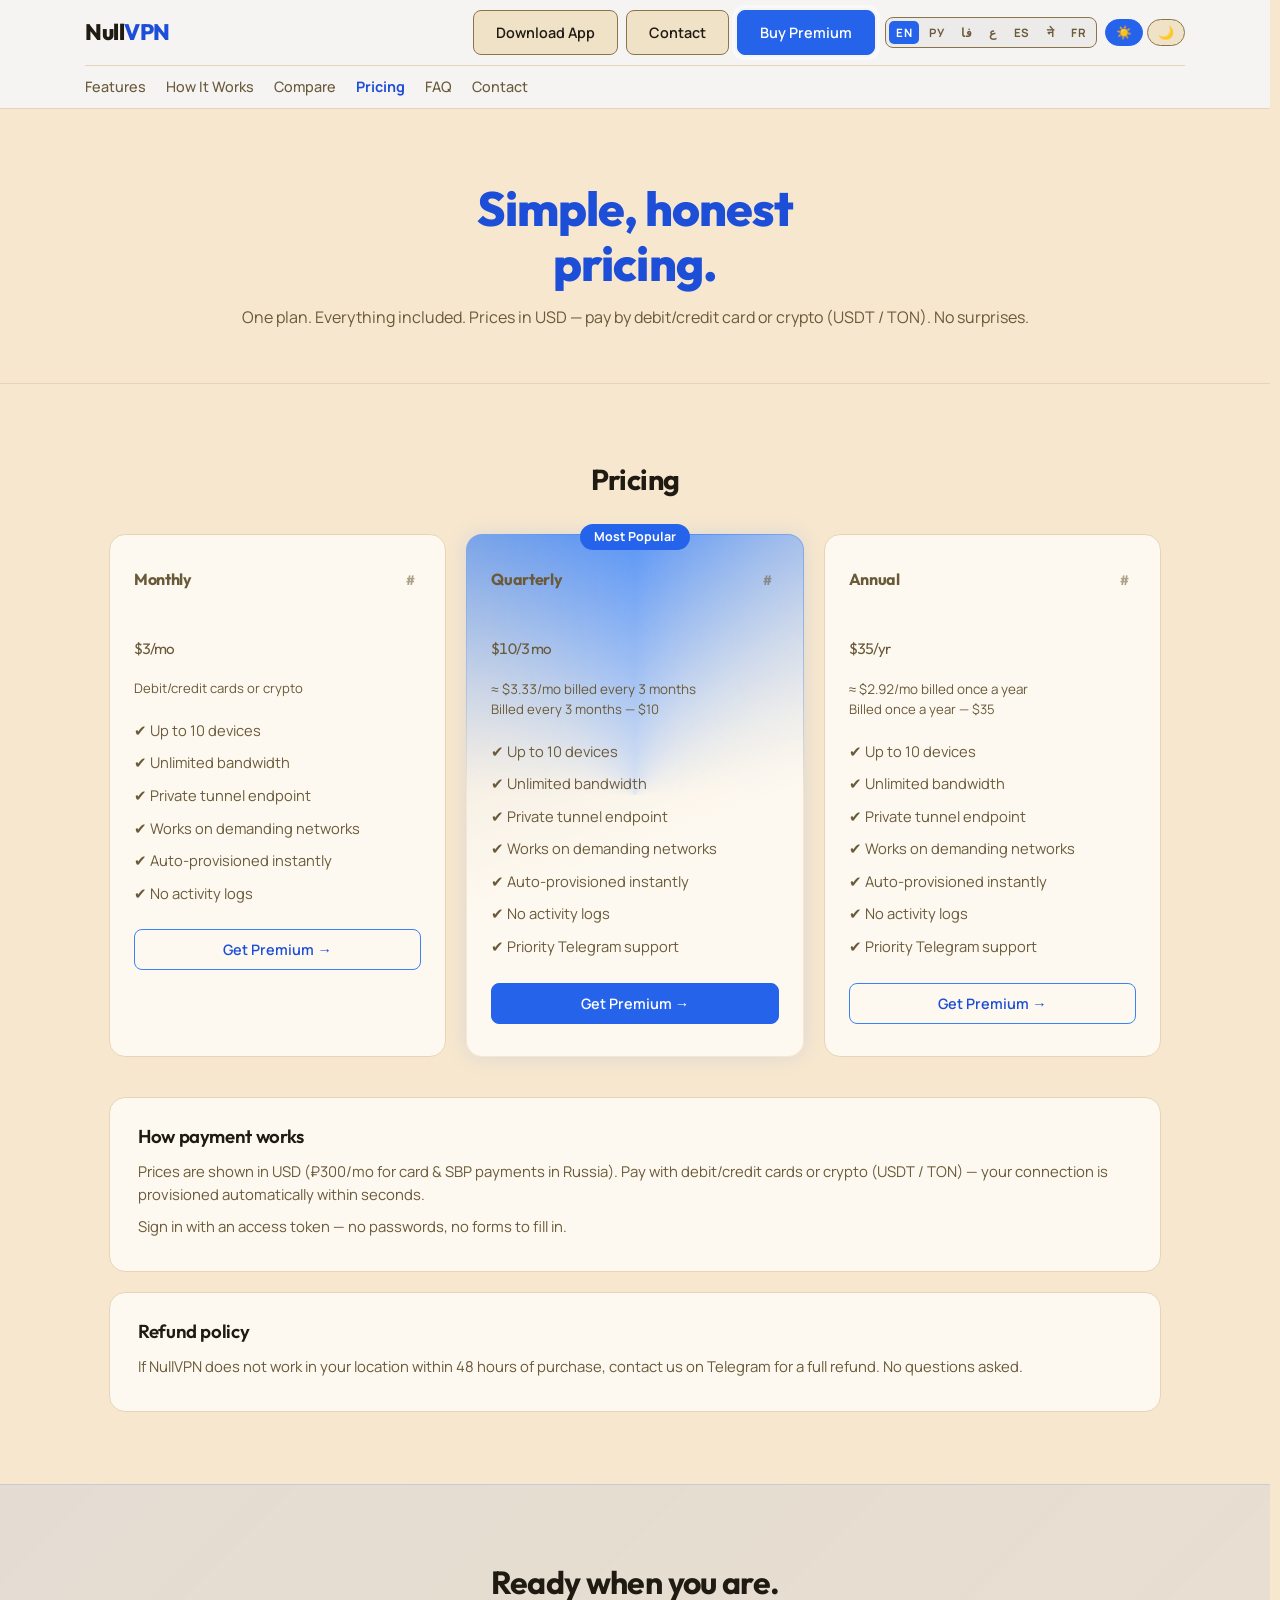
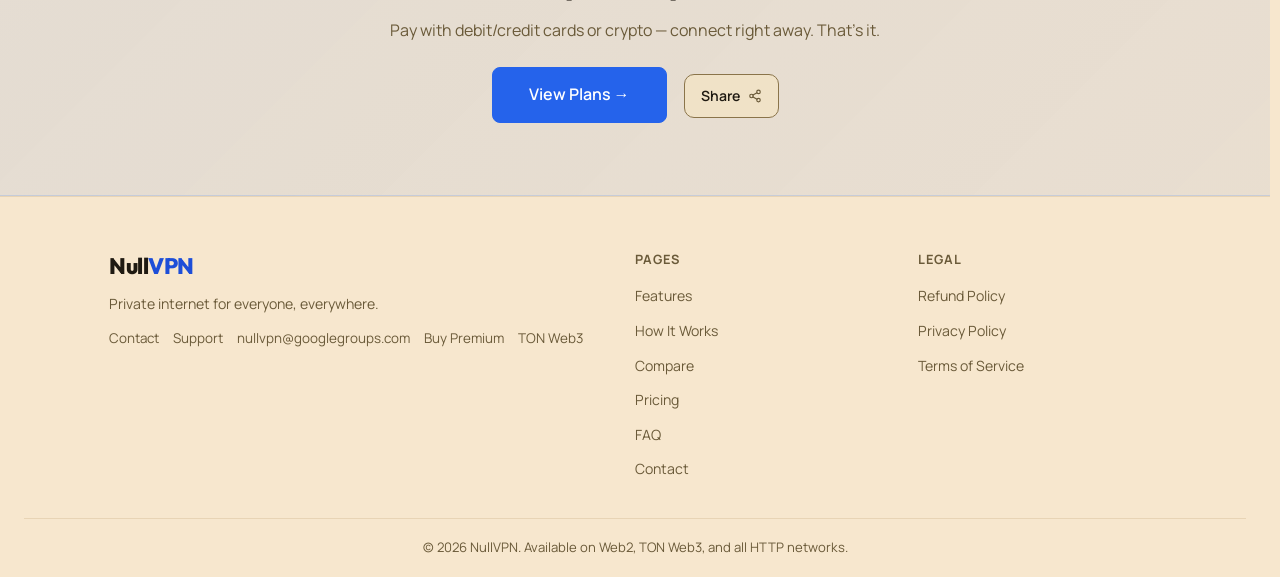
<file: pricing.html>
<!DOCTYPE html>
<html lang="en">
<head>
  <meta charset="UTF-8"/>
  <meta name="viewport" content="width=device-width, initial-scale=1.0"/>
  <meta name="color-scheme" content="light dark"/>
  <script>(function(){var L=["en","ru","fa","ar","es","ne","fr"],m=location.search.match(/[?&]lang=([a-zA-Z]{2})/),l=m?m[1].toLowerCase():null;try{l=l&&L.indexOf(l)>-1?l:(localStorage.getItem("nullvpn_lang")||"");}catch(e){l="";}if(l&&L.indexOf(l)>-1){document.documentElement.lang=l;document.documentElement.dir=(l==="fa"||l==="ar")?"rtl":"ltr";if(l!=="en"){document.documentElement.classList.add("nv-l");setTimeout(function(){document.documentElement.classList.remove("nv-l")},2000);}}})();</script>
  <style>html.nv-l .nav-inner{visibility:hidden}</style>
  <link rel="preload" href="/fonts/manrope-var-latin.woff2" as="font" type="font/woff2" crossorigin/>
  <link rel="preload" href="/fonts/outfit-var-latin.woff2" as="font" type="font/woff2" crossorigin/>
  <meta name="theme-color" content="#f7e7ce"/>
  <meta name="theme-color" content="#0a0f1a" media="(prefers-color-scheme: dark)"/>
  <script src="branding.js?v=5" defer></script>
  <meta http-equiv="Cache-Control" content="no-cache, no-store, must-revalidate">
  <meta http-equiv="Pragma" content="no-cache">
  <meta http-equiv="Expires" content="0">
  <meta name="description" content="NullVPN pricing — one plan at $3/month. Debit/credit cards or crypto."/>
  <title>Pricing — NullVPN</title>
  <link rel="canonical" href="https://nullvpn.net/pricing.html"/>
  <meta property="og:title" content="Pricing — NullVPN"/>
  <meta property="og:description" content="NullVPN pricing — one plan at $3/month. Debit/credit cards or crypto."/>
  <meta property="og:type" content="website"/>
  <meta property="og:url" content="https://nullvpn.net/pricing.html"/>
  <meta property="og:image" content="https://nullvpn.net/og-cover.jpg"/>
  <meta property="og:image:width" content="1200"/>
  <meta property="og:image:height" content="630"/>
  <meta property="og:image:alt" content="NullVPN — private connectivity for difficult networks. Brand cover with gold wave lines on dark navy."/>
  <meta property="og:site_name" content="NullVPN"/>
  <meta property="og:locale" content="en_US"/>
  <meta property="og:locale:alternate" content="ru_RU"/>
  <meta property="og:locale:alternate" content="fa_IR"/>
  <meta property="og:locale:alternate" content="ar_AR"/>
  <meta property="og:locale:alternate" content="es_ES"/>
  <meta property="og:locale:alternate" content="ne_NP"/>
  <meta property="og:locale:alternate" content="fr_FR"/>
  <meta name="twitter:card" content="summary_large_image"/>
  <meta name="twitter:title" content="Pricing — NullVPN"/>
  <meta name="twitter:description" content="NullVPN pricing — one plan at $3/month. Debit/credit cards or crypto."/>
  <meta name="twitter:image" content="https://nullvpn.net/og-cover.jpg"/>
  <meta name="twitter:image:alt" content="NullVPN — private connectivity for difficult networks. Brand cover with gold wave lines on dark navy."/>
  <link rel="stylesheet" href="style.css?v=62"/>
  <link rel="icon" type="image/png" sizes="64x64" href="favicon.png"/>
  <link rel="apple-touch-icon" href="apple-touch-icon.png"/>
  <link rel="manifest" href="/site.webmanifest"/>
  <style>
/* r78: #plan-* deep links — support chats share exact-plan URLs
   (nullvpn.net/pricing.html#plan-annual lands on the annual card, which
   scroll-margin (global div[id] rule) keeps clear of the fixed navbar).
   The quiet accent ring marks the target without fighting the featured
   card's gradient; purely visual, no i18n surface. */
.pricing-card:target{border-color:var(--accent);box-shadow:0 0 0 3px rgba(var(--accent-rgb),.28)}
/* r86: plan title row — mirrors the FAQ h3 flex (style.css .faq-item h3):
   title left, the r86 '#' permalink chip pinned at the card's far edge. */
.pricing-card h3{display:flex;align-items:baseline;justify-content:space-between;gap:12px;}
/* the desktop navbar is two rows (109px) — the global 84px div[id] margin
   lands the card title ON the navbar edge; this page-local bump (with room
   for the reveal-entrance drift that :target navigation lands mid-flight)
   keeps the title clear. r79: mobile navbar wraps to 224px (en) / 269px
   (fr/ru) — 140px left ~113px of the card under it at 375px; reserve 300px: the
   documented worst-case two-row height (269px) + entrance-drift headroom + clearance on narrow screens. */
.pricing-card[id]{scroll-margin-top:140px}
@media (max-width:768px){.pricing-card[id]{scroll-margin-top:300px}}
.checkout-overlay{position:fixed;inset:0;background:rgba(0,0,0,.6);z-index:9999;display:flex;align-items:center;justify-content:center;padding:16px;animation:checkoutFade .2s ease both}
.checkout-modal{background:var(--bg2,#fff);border:1px solid var(--border-strong,#64748b);border-radius:16px; /* r98: dialog boundary 1.4.11 */padding:32px;max-width:420px;width:100%;max-height:calc(100vh - 32px);overflow-y:auto;overscroll-behavior:contain;scrollbar-width:thin;scrollbar-gutter:stable; /* r101: landscape phones — the fixed overlay centers a dialog taller than the viewport; without a scroll escape the CTAs were unreachable (no Escape key on mobile). r103: thin themed scrollbar + stable gutter so the overflow scrollbar never shifts the dialog content */position:relative;box-shadow:0 20px 60px rgba(0,0,0,.3);color:var(--text,#111);animation:checkoutIn .28s cubic-bezier(.16,1,.3,1) both}
@keyframes checkoutFade{from{opacity:0}to{opacity:1}}
@keyframes checkoutIn{from{opacity:0;transform:scale(.96) translateY(10px)}to{opacity:1;transform:none}}
/* r96: honor prefers-reduced-motion — entrance motion off, static render
   (keyframes start at opacity:0, so removing the animation is the safe path) */
@media (prefers-reduced-motion: reduce){.checkout-overlay,.checkout-modal{animation:none}.checkout-close{transition:none}.checkout-plan{transition:none}}
@media (max-width:480px){.checkout-modal{padding:24px 20px;border-radius:14px}}
.checkout-close{position:absolute;top:10px;right:12px;background:none;border:none;font-size:26px;cursor:pointer;color:var(--text2,#666);line-height:1;padding:6px 11px;border-radius:10px;transition:color .2s ease,background-color .2s ease}
.checkout-close:hover{color:var(--text,#111);background:var(--bg3,transparent)}
.checkout-modal h3{margin:0 0 20px;font-size:1.4rem;color:var(--text,#111)}
.checkout-amount{font-size:2rem;font-weight:800;color:var(--accent);text-align:center;margin-bottom:4px;font-variant-numeric:tabular-nums}
.checkout-label{color:var(--text2,#666);font-size:.9rem;margin:16px 0 8px;text-align:center}
.checkout-note{text-align:center;color:var(--text2,#666);font-size:.8rem;margin:14px 0 0}
.checkout-modal .btn-primary{margin-top:12px;display:block;text-align:center;text-decoration:none}
.checkout-modal .btn-ghost{margin-top:12px;display:block;text-align:center;text-decoration:none}
.checkout-modal .btn-full{width:100%;box-sizing:border-box}
/* r101: in-modal plan switcher — same chip language as faq-cat (r98 boundary) */
.checkout-plans{display:flex;gap:8px;justify-content:center;flex-wrap:wrap;margin:0 0 14px}
.checkout-plan{font-family:inherit;font-size:.82rem;font-weight:600;padding:6px 13px;border-radius:999px;background:var(--bg3);color:var(--text2);border:1px solid var(--border-strong,#64748b);cursor:pointer; /* r101: chip boundary 1.4.11 */transition:background .15s ease,color .15s ease,border-color .15s ease,transform .12s ease /* r107: transform joins so the press scales */}
@media (hover: hover) and (pointer: fine) { .checkout-plan:hover { color: var(--accent-text); border-color: var(--accent); } }
.checkout-plan:focus-visible { outline: 2px solid var(--accent); outline-offset: 2px; }
.checkout-plan.active { background: var(--accent2); border-color: var(--accent2); color: #fff; }
@media (hover: hover) and (pointer: fine) { .checkout-plan.active:hover { color: #fff; } }
.checkout-plan:active { transform: scale(.95); } /* r107: press feedback — mirrors the .faq-cat/.copy-chip tactile language; the last primary control without it. Reduced-motion gate above already zeroes the transition (instant release). */
  </style>
  <script type="application/ld+json">
{
  "@context": "https://schema.org",
  "@type": "Service",
  "name": "NullVPN Subscription",
  "serviceType": "Virtual Private Network",
  "url": "https://nullvpn.net/pricing.html",
  "description": "Private VPN subscription with unlimited devices and bandwidth, a strict no-logs policy, and instant provisioning. Pay with debit/credit cards or crypto.",
  "provider": {
    "@type": "Organization",
    "name": "NullVPN",
    "url": "https://nullvpn.net/"
  },
  "areaServed": "Worldwide",
  "offers": [
    {
      "@type": "Offer",
      "name": "Monthly",
      "description": "1-month plan, $3 per month",
      "price": "3.00",
      "priceCurrency": "USD",
      "url": "https://nullvpn.net/pricing.html",
      "availability": "https://schema.org/InStock"
    },
    {
      "@type": "Offer",
      "name": "Quarterly",
      "description": "3-month plan, $10 billed quarterly",
      "price": "10.00",
      "priceCurrency": "USD",
      "url": "https://nullvpn.net/pricing.html",
      "availability": "https://schema.org/InStock"
    },
    {
      "@type": "Offer",
      "name": "Annual",
      "description": "12-month plan, $35 billed yearly",
      "price": "35.00",
      "priceCurrency": "USD",
      "url": "https://nullvpn.net/pricing.html",
      "availability": "https://schema.org/InStock"
    }
  ]
}
  </script>
  <!-- r67: BreadcrumbList — Home > Pricing. Static JSON-LD; the name matches
       the site's nav/footer label. Search engines use it for result subtitles. -->
  <script type="application/ld+json">
  {"@context":"https://schema.org","@type":"BreadcrumbList","itemListElement":[{"@type":"ListItem","position":1,"name":"Home","item":"https://nullvpn.net/"},{"@type":"ListItem","position":2,"name":"Pricing","item":"https://nullvpn.net/pricing.html"}]}
  </script>
</head>

<body>
  <a class="skip-link" href="#main" data-i18n="a11y.skip">Skip to main content</a>
  <nav class="navbar">
    <div class="nav-inner">
      <div class="nav-top-row">
        <a href="index.html" class="logo">Null<span>VPN</span></a>
        <div class="nav-actions">
          <a href="download.html" class="btn-nav" data-i18n="nav.download">Download App</a>
          <a href="contact.html" class="btn-nav" data-i18n="nav.contact">Contact</a>
          <a aria-current="page" href="pricing.html" class="btn-nav-primary" target="_blank" rel="noopener" data-i18n="nav.cta.buy">Buy Premium</a>
        </div>
        <div class="nav-controls">
          <div class="lang-selector">
            <button class="lang-btn" data-lang="en" onclick="setLang('en')" title="English">EN</button>
            <button class="lang-btn" data-lang="ru" onclick="setLang('ru')" title="Русский">РУ</button>
            <button class="lang-btn" data-lang="fa" onclick="setLang('fa')" title="فارسی">فا</button>
            <button class="lang-btn" data-lang="ar" onclick="setLang('ar')" title="العربية">ع</button>
            <button class="lang-btn" data-lang="es" onclick="setLang('es')" title="Español">ES</button>
            <button class="lang-btn" data-lang="ne" onclick="setLang('ne')" title="नेपाली">ने</button>
            <button class="lang-btn" data-lang="fr" onclick="setLang('fr')" title="Français">FR</button>
          </div>
          <div class="theme-toggle">
            <button class="theme-btn" id="themeLight" onclick="setTheme('light')" data-i18n-aria="theme.light" aria-label="Light mode">☀️</button>
            <button class="theme-btn" id="themeDark" onclick="setTheme('dark')" data-i18n-aria="theme.dark" aria-label="Dark mode">🌙</button>
          </div>
        </div>
      </div>
      <ul class="nav-links">
        <li><a href="features.html" data-i18n="nav.features">Features</a></li>
        <li><a href="how-it-works.html" data-i18n="nav.how">How It Works</a></li>
        <li><a href="comparison.html" data-i18n="nav.compare">Compare</a></li>
        <li><a aria-current="page" href="pricing.html" class="active" data-i18n="nav.pricing">Pricing</a></li>
        <li><a href="faq.html" data-i18n="nav.faq">FAQ</a></li>
        <li><a href="contact.html" data-i18n="nav.contact">Contact</a></li>
      </ul>
    </div>
  </nav>

  <main id="main" tabindex="-1" class="page-hero">
    <div class="container">
      <h1><span data-i18n="price.h1a">Simple, honest</span><br/><span data-i18n="price.h1b">pricing.</span></h1>
      <p data-i18n="price.sub">One plan. Everything included. Pay with debit/credit cards or crypto. No surprises.</p>
    </div>
  </main>

  <section class="pricing-section" id="plans">
    <div class="container">
      <h2 style="text-align:center;margin-bottom:32px;font-size:clamp(1.3rem,3vw,1.8rem);font-weight:700" data-i18n="price.h">Pricing</h2>
      <div class="pricing-grid">
        <div class="pricing-card" id="plan-monthly">
          <h3 data-i18n="price.p1.name">Monthly</h3>
          <div class="price"><span data-i18n="price.p1.amount">$3</span><span data-i18n="price.permon">/mo</span></div>
          <p class="price-note" data-i18n="price.p1.note">Debit/credit cards or crypto</p>
          <ul class="pricing-features">
            <li data-i18n="price.feat.1">✔ Up to 10 devices</li>
            <li data-i18n="price.feat.2">✔ Unlimited bandwidth</li>
            <li data-i18n="price.feat.3">✔ Private tunnel endpoint</li>
            <li data-i18n="price.feat.4">✔ Works on demanding networks</li>
            <li data-i18n="price.feat.5">✔ Auto-provisioned instantly</li>
            <li data-i18n="price.feat.6">✔ No activity logs</li>
          </ul>
          <button class="btn-outline btn-full" onclick="openCheckout('monthly')" data-i18n="price.cta">Get Premium →</button>
        </div>
        <div class="pricing-card featured" id="plan-quarterly">
          <div class="popular-badge" data-i18n="price.popular">Most Popular</div>
          <h3 data-i18n="price.p3.name">Quarterly</h3>
          <div class="price"><span data-i18n="price.p3.amount">$10</span><span data-i18n="price.perqtr">/3 mo</span></div>
          <p class="price-eff" data-i18n="price.p3.eff">≈ $3.33/mo billed every 3 months</p>
          <p class="price-note" data-i18n="price.p3.note">Billed every 3 months</p>
          <ul class="pricing-features">
            <li data-i18n="price.feat.1">✔ Up to 10 devices</li>
            <li data-i18n="price.feat.2">✔ Unlimited bandwidth</li>
            <li data-i18n="price.feat.3">✔ Private tunnel endpoint</li>
            <li data-i18n="price.feat.4">✔ Works on demanding networks</li>
            <li data-i18n="price.feat.5">✔ Auto-provisioned instantly</li>
            <li data-i18n="price.feat.6">✔ No activity logs</li>
            <li data-i18n="price.feat.7">✔ Priority Telegram support</li>
          </ul>
          <button class="btn-primary btn-full" onclick="openCheckout('quarterly')" data-i18n="price.cta">Get Premium →</button>
        </div>
        <div class="pricing-card" id="plan-annual">
          <h3 data-i18n="price.p4.name">Annual</h3>
          <div class="price"><span data-i18n="price.p4.amount">$35</span><span data-i18n="price.peryear">/yr</span></div>
          <p class="price-eff" data-i18n="price.p4.eff">≈ $2.92/mo billed once a year</p>
          <p class="price-note" data-i18n="price.p4.note">Billed once a year</p>
          <ul class="pricing-features">
            <li data-i18n="price.feat.1">✔ Up to 10 devices</li>
            <li data-i18n="price.feat.2">✔ Unlimited bandwidth</li>
            <li data-i18n="price.feat.3">✔ Private tunnel endpoint</li>
            <li data-i18n="price.feat.4">✔ Works on demanding networks</li>
            <li data-i18n="price.feat.5">✔ Auto-provisioned instantly</li>
            <li data-i18n="price.feat.6">✔ No activity logs</li>
            <li data-i18n="price.feat.7">✔ Priority Telegram support</li>
          </ul>
          <button class="btn-outline btn-full" onclick="openCheckout('annual')" data-i18n="price.cta">Get Premium →</button>
        </div>
      </div>
      <div class="pricing-note">
        <h3 data-i18n="price.howpay.h">How payment works</h3>
        <p data-i18n="price.howpay.p1">Choose your plan and pay with debit/credit cards or crypto. Your connection is provisioned automatically within seconds.</p>
        <p data-i18n="price.howpay.p2">No email. No account. No personal information. Fully anonymous.</p>
      </div>
      <!-- r125: refund assurance restored to the point of purchase. The
           price.refund.h/p keys date from the owner-verified r3 decision
           ("48h refund rule stated at the pricing page") but their hosting
           element was dropped in a later pricing restructure — the keys
           stayed translated x7 and unused ever since (a dead-key class the
           r119 audit's list missed). Re-attached as a second .pricing-note;
           no new i18n keys, no buster bump (HTML is network-first). -->
      <div class="pricing-note">
        <h3 data-i18n="price.refund.h">Refund policy</h3>
        <p data-i18n="price.refund.p">If NullVPN does not work in your location within 48 hours of purchase, contact us on Telegram for a full refund. No questions asked.</p>
      </div>
    </div>
  </section>

  <section class="cta-banner">
    <div class="container">
      <h2 data-i18n="price.cta.h">Ready when you are.</h2>
      <p data-i18n="price.cta.p">Pay with card or TON, connect instantly. That's it.</p>
      <a href="#plans" class="btn-primary btn-large" data-i18n="price.cta.btn">View Plans →</a>
      <button type="button" class="share-chip" data-i18n-aria="share.btn" aria-label="Share NullVPN"><span data-i18n="share.btn">Share</span><span class="share-ico" aria-hidden="true"><svg xmlns="http://www.w3.org/2000/svg" width="14" height="14" viewBox="0 0 24 24" fill="none" stroke="currentColor" stroke-width="2" stroke-linecap="round" stroke-linejoin="round"><circle cx="18" cy="5" r="3"/><circle cx="6" cy="12" r="3"/><circle cx="18" cy="19" r="3"/><line x1="8.59" y1="13.51" x2="15.42" y2="17.49"/><line x1="15.41" y1="6.51" x2="8.59" y2="10.49"/></svg></span></button>
    </div>
  </section>

  <footer class="footer">
    <div class="container footer-inner">
      <div class="footer-brand">
        <a href="index.html" class="logo">Null<span>VPN</span></a>
        <p data-i18n="footer.tagline">Private internet for everyone, everywhere.</p>
        <div class="footer-links-social">
          <a href="contact.html" data-i18n="nav.contact">Contact</a>
          <a href="https://t.me/nullvpn_net" target="_blank" rel="noopener" data-i18n="footer.support" referrerpolicy="no-referrer">Support</a>
          <a href="mailto:nullvpn@googlegroups.com?subject=NullVPN%20Support">nullvpn@googlegroups.com</a>
          <a href="pricing.html" target="_blank" rel="noopener" data-i18n="nav.cta.buy">Buy Premium</a>
          <a href="web3.html">TON Web3</a>
        </div>
      </div>
      <div class="footer-nav">
        <h4 data-i18n="footer.pages">Pages</h4>
        <ul>
          <li><a href="features.html" data-i18n="nav.features">Features</a></li>
          <li><a href="how-it-works.html" data-i18n="nav.how">How It Works</a></li>
          <li><a href="comparison.html" data-i18n="nav.compare">Compare</a></li>
          <li><a href="pricing.html" data-i18n="nav.pricing">Pricing</a></li>
          <li><a href="faq.html" data-i18n="nav.faq">FAQ</a></li>
          <li><a href="contact.html" data-i18n="nav.contact">Contact</a></li>
        </ul>
      </div>
      <div class="footer-nav">
        <h4 data-i18n="footer.legal">Legal</h4>
        <ul>
          <li><a href="refund.html" data-i18n="footer.refund">Refund Policy</a></li>
          <li><a href="privacy.html" data-i18n="footer.privacy">Privacy Policy</a></li>
          <li><a href="terms.html" data-i18n="footer.terms">Terms of Service</a></li>
        </ul>
      </div>
    </div>
    <div class="footer-bottom"><p data-i18n="footer.copy">© 2026 NullVPN. Available on Web2, TON Web3, and all HTTP networks.</p></div>
  </footer>

  <script src="i18n.js?v=73"></script>
  <script>
    function setTheme(t){document.documentElement.setAttribute('data-theme',t);localStorage.setItem('theme',t);document.getElementById('themeLight').classList.toggle('active', t === 'light'), document.getElementById('themeLight').setAttribute('aria-pressed', t === 'light');document.getElementById('themeDark').classList.toggle('active', t === 'dark'), document.getElementById('themeDark').setAttribute('aria-pressed', t === 'dark');}
    (function(){var t=localStorage.getItem('theme')||(window.matchMedia&&matchMedia('(prefers-color-scheme: dark)').matches?'dark':'light');document.documentElement.setAttribute('data-theme',t);document.getElementById('themeLight').classList.toggle('active', t === 'light'), document.getElementById('themeLight').setAttribute('aria-pressed', t === 'light');document.getElementById('themeDark').classList.toggle('active', t === 'dark'), document.getElementById('themeDark').setAttribute('aria-pressed', t === 'dark');})();
  </script>

<!-- Checkout Modal -->
<div id="checkoutModal" class="checkout-overlay" style="display:none">
  <div class="checkout-modal" role="dialog" aria-modal="true" aria-labelledby="checkoutTitle">
    <button class="checkout-close" onclick="closeCheckout()" data-i18n-aria="checkout.close" aria-label="Close">&times;</button>
    <h3 id="checkoutTitle"><span id="checkoutPlanName" data-i18n="price.p1.name">Monthly</span> · <span data-i18n="checkout.title">Checkout</span></h3>
    <div class="checkout-plans" role="group" data-i18n-aria="price.h" aria-label="Pricing">
      <button type="button" class="checkout-plan active" data-plan="monthly" data-i18n="price.p1.name" aria-pressed="true">Monthly</button>
      <button type="button" class="checkout-plan" data-plan="quarterly" data-i18n="price.p3.name" aria-pressed="false">Quarterly</button>
      <button type="button" class="checkout-plan" data-plan="annual" data-i18n="price.p4.name" aria-pressed="false">Annual</button>
    </div>
    <div class="checkout-amount" id="checkoutAmount">$3</div>
    <p class="checkout-label" id="checkoutLeadBot" data-i18n="checkout.handoff.lead">Our Telegram bot is a backup purchase channel — pay there with debit/credit cards or crypto (TON / USDT).</p>
    <p class="checkout-label" id="checkoutLeadOnline" style="display:none" data-i18n="checkout.online.lead">Pay by debit/credit cards or crypto (TON / USDT) on our secure checkout.</p>
    <a id="checkoutOnlineCta" class="btn-primary btn-full" href="#" target="_blank" rel="noopener" style="display:none" data-i18n="checkout.online.cta">Pay online — secure checkout →</a>
    <a id="checkoutBotCta" class="btn-primary btn-full" href="https://t.me/nullvpnnetbot" target="_blank" rel="noopener" data-i18n="checkout.handoff.cta" referrerpolicy="no-referrer">Continue in Telegram Bot →</a>
    <p class="checkout-note" data-i18n="checkout.handoff.note">Your subscription activates automatically after payment.</p>
  </div>
</div>

<script>
(function(){
  // Payment routing: two paths, zero hard dependency.
  // 1) Hosted checkout (bedolaga cabinet guest landing) — active when
  //    landingSlug is set AND the landing is live (probed on first open;
  //    GET {apiBase}/api/cabinet/landing/{slug} is public, no auth).
  //    CTA opens the cabinet SPA guest page {checkoutBase}/buy/{slug}
  //    (the bot renders JSON, not HTML, at /cabinet/landing/*).
  // 2) Telegram bot hand-off — always-on fallback (bedolaga handles
  //    CryptoBot TON/USDT + card and activates the subscription).
  var CHECKOUT={
    apiBase:'https://api.nullvpn.net',
    checkoutBase:'https://cdn.nullvpn.net',
    landingSlug:'standard',
    botUrl:'https://t.me/nullvpnnetbot'
  };
  var PLANS={
    monthly:{price:'$3',nameKey:'price.p1.name',name:'Monthly'},
    quarterly:{price:'$10',nameKey:'price.p3.name',name:'Quarterly'},
    annual:{price:'$35',nameKey:'price.p4.name',name:'Annual'}
  };
  var AMOUNTS={en:{monthly:'$3',quarterly:'$10',annual:'$35'},ru:{monthly:'300 ₽',quarterly:'1 000 ₽',annual:'3 500 ₽'}};
  function planAmount(plan){var m=AMOUNTS[document.documentElement.lang]||AMOUNTS.en;return m[plan]||AMOUNTS.en[plan];}
  var landingState=null; // null=unprobed, false=unavailable, true=ready

  function showOnline(){
    var lb=document.getElementById('checkoutLeadBot');
    var lo=document.getElementById('checkoutLeadOnline');
    var oc=document.getElementById('checkoutOnlineCta');
    var bc=document.getElementById('checkoutBotCta');
    if(lb)lb.style.display='none';
    if(lo)lo.style.display='';
    if(oc){oc.style.display='';oc.href=CHECKOUT.checkoutBase+'/buy/'+encodeURIComponent(CHECKOUT.landingSlug);}
    if(bc){bc.classList.remove('btn-primary');bc.classList.add('btn-ghost');}
  }

  function probeLanding(){
    if(!CHECKOUT.landingSlug)return;
    try{
      fetch(CHECKOUT.apiBase+'/api/cabinet/landing/'+encodeURIComponent(CHECKOUT.landingSlug),{signal:AbortSignal.timeout(3500)})
        .then(function(r){return r.ok?r.json():null;})
        .then(function(d){
          if(d&&d.tariffs&&d.tariffs.length>0){
            landingState=true;
            var m=document.getElementById('checkoutModal');
            if(m&&m.style.display!=='none')showOnline();
          }else{landingState=false;}
        })
        .catch(function(){landingState=false;});
    }catch(e){landingState=false;}
  }

  // r101: plan switcher — the modal is a mini-checkout now. updatePlan is the
  // single mutation path (h3 name + amount + chip state) shared by the plan
  // cards (openCheckout) and the in-modal chips; the h3 keeps the plan name so
  // the dialog's accessible name (aria-labelledby) tracks every switch.
  function updatePlan(plan){
    var p=PLANS[plan];if(!p)return;
    var nameEl=document.getElementById('checkoutPlanName');
    if(nameEl){nameEl.setAttribute('data-i18n',p.nameKey);nameEl.textContent=p.name;
      // r44: re-apply translations so the freshly swapped plan name renders in
      // the CURRENT language immediately (was: EN name until next setLang).
      try { if (window.setLang) window.setLang(document.documentElement.lang || 'en'); } catch (_) {} }
    document.getElementById('checkoutAmount').textContent=planAmount(plan);
    var chips=document.querySelectorAll('.checkout-plan');
    for(var i=0;i<chips.length;i++){
      var on=chips[i].getAttribute('data-plan')===plan;
      chips[i].classList.toggle('active',on);
      chips[i].setAttribute('aria-pressed',on?'true':'false');
    }
  }
  window.openCheckout=function(plan){
    updatePlan(plan);
    document.getElementById('checkoutModal').style.display='flex';
    document.body.style.overflow='hidden'; /* r44: background scroll lock */
    window.__checkoutReturnFocus=document.activeElement; /* r44: restore on close */
    var closeBtn=document.querySelector('.checkout-close');
    if(closeBtn)closeBtn.focus();
    if(CHECKOUT.landingSlug&&landingState===null)probeLanding();
    else if(CHECKOUT.landingSlug&&landingState===true)showOnline();
  };

  window.closeCheckout=function(){
    document.getElementById('checkoutModal').style.display='none';
    document.body.style.overflow='';
    try { if (window.__checkoutReturnFocus && document.contains(window.__checkoutReturnFocus)) window.__checkoutReturnFocus.focus(); } catch (_) {}
    window.__checkoutReturnFocus=null;
  };

  document.getElementById('checkoutModal').addEventListener('click',function(e){
    if(e.target===this)closeCheckout();
  });

  /* r101: in-modal plan switching — one delegated listener on the group */
  document.querySelector('.checkout-plans').addEventListener('click',function(e){
    var b=e.target.closest('.checkout-plan');
    if(b)updatePlan(b.getAttribute('data-plan'));
  });

  document.addEventListener('keydown',function(e){
    var m=document.getElementById('checkoutModal');
    if(e.key==='Escape'){
      if(m&&m.style.display!=='none')closeCheckout();
    }
    /* r44: focus trap — Tab cycles inside the open dialog */
    if(e.key==='Tab'&&m&&m.style.display!=='none'){
      var f=m.querySelectorAll('button,a[href],input,select,textarea,[tabindex]:not([tabindex="-1"])');
      if(!f.length)return;
      var first=f[0],last=f[f.length-1];
      if(e.shiftKey&&document.activeElement===first){e.preventDefault();last.focus();}
      else if(!e.shiftKey&&document.activeElement===last){e.preventDefault();first.focus();}
    }
  });
})();
</script>
</body>
</html>
</file>
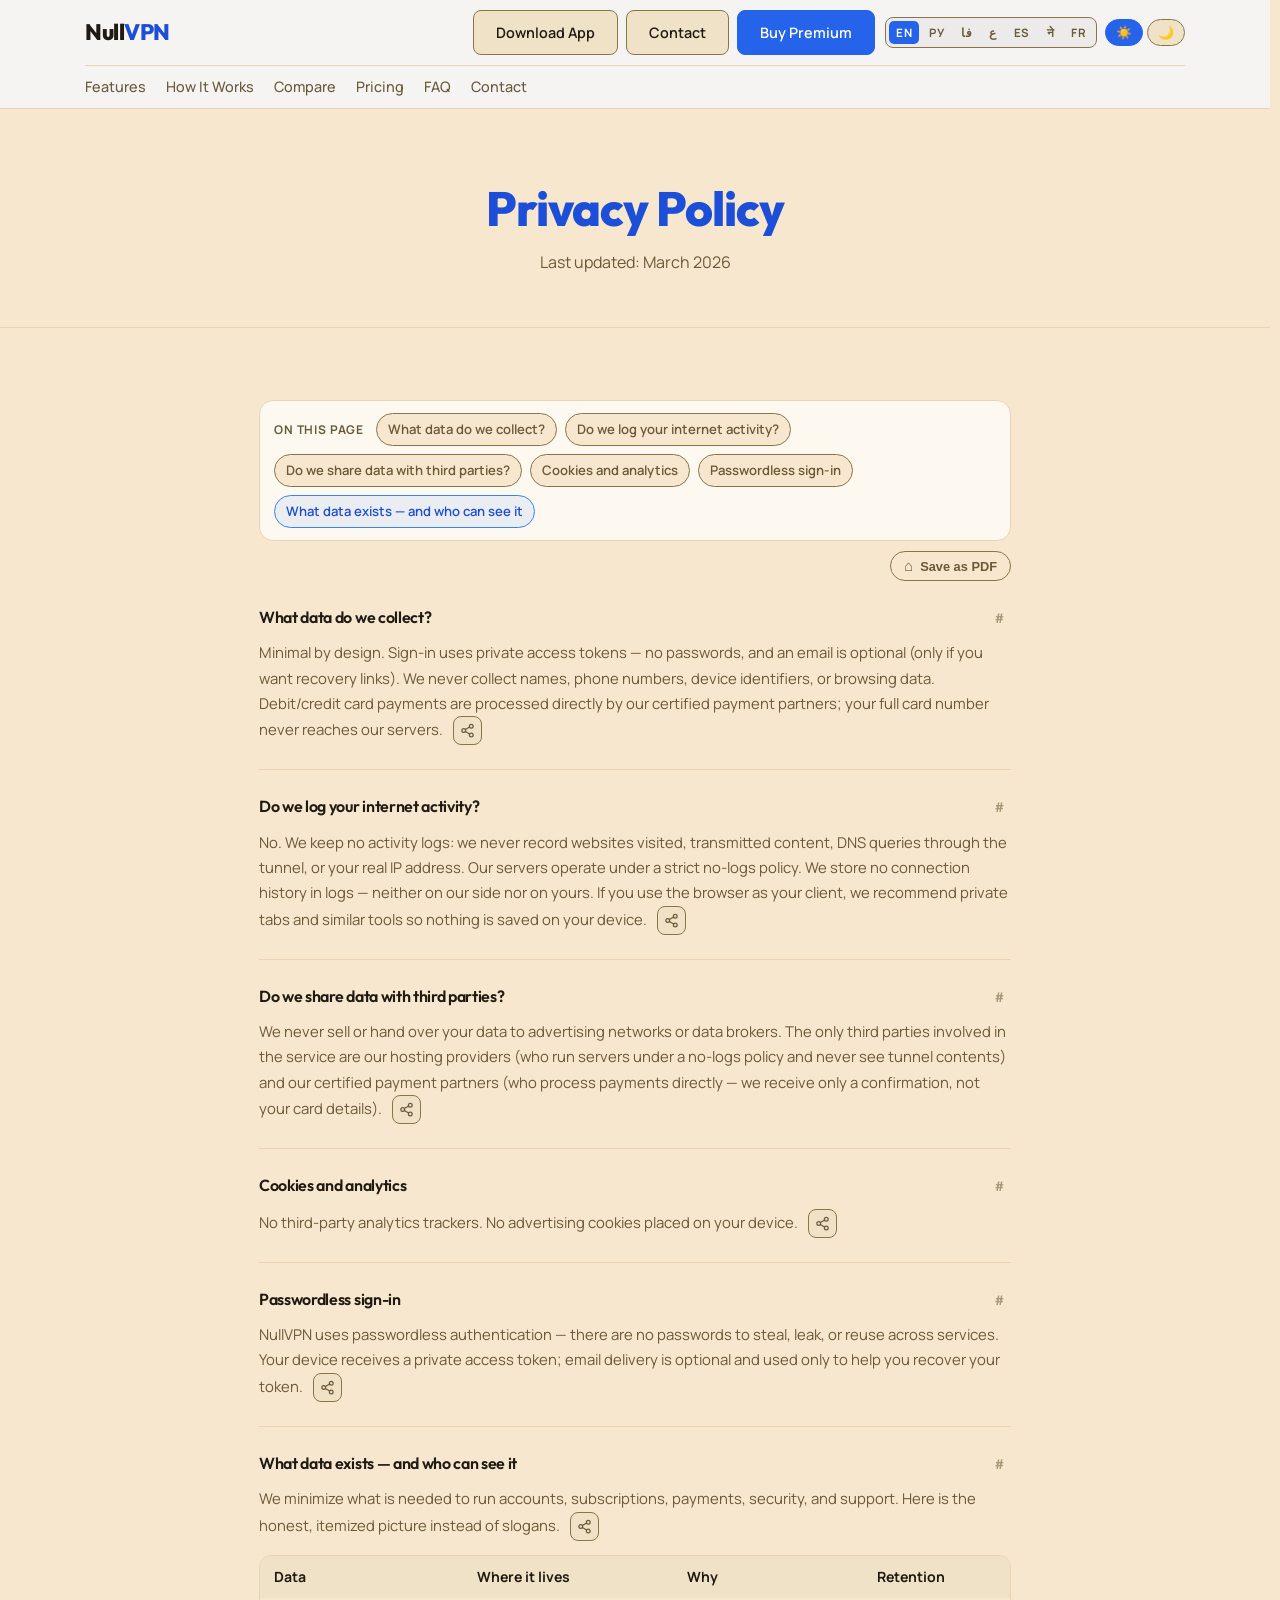
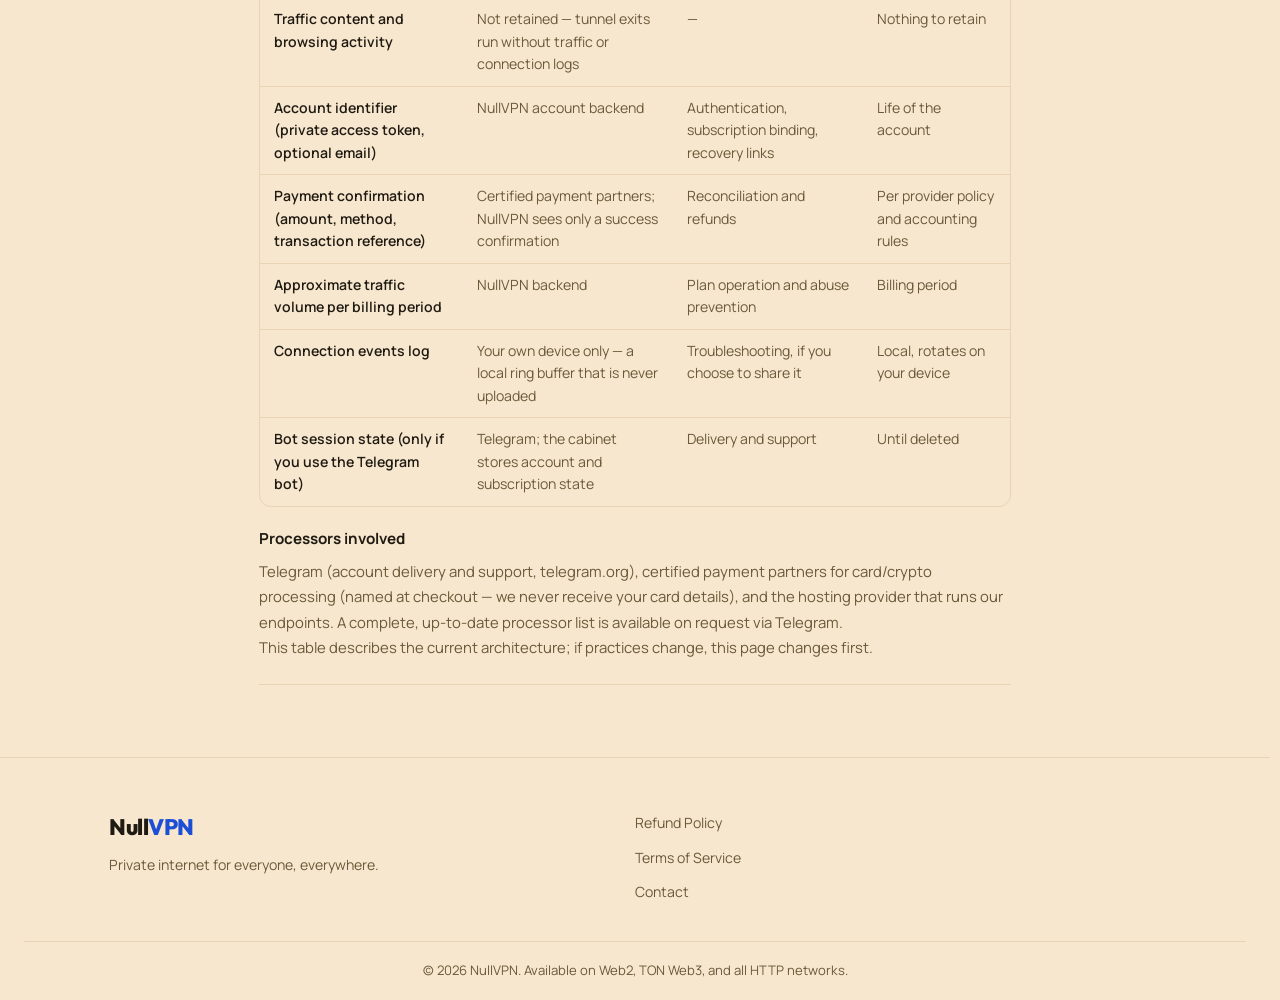
<file: privacy.html>
<!DOCTYPE html>
<html lang="en">
<head>
  <meta charset="UTF-8"/>
  <meta name="viewport" content="width=device-width, initial-scale=1.0"/>
  <meta name="color-scheme" content="light dark"/>
  <script>(function(){var L=["en","ru","fa","ar","es","ne","fr"],m=location.search.match(/[?&]lang=([a-zA-Z]{2})/),l=m?m[1].toLowerCase():null;try{l=l&&L.indexOf(l)>-1?l:(localStorage.getItem("nullvpn_lang")||"");}catch(e){l="";}if(l&&L.indexOf(l)>-1){document.documentElement.lang=l;document.documentElement.dir=(l==="fa"||l==="ar")?"rtl":"ltr";if(l!=="en"){document.documentElement.classList.add("nv-l");setTimeout(function(){document.documentElement.classList.remove("nv-l")},2000);}}})();</script>
  <style>html.nv-l .nav-inner{visibility:hidden}</style>
  <link rel="preload" href="/fonts/manrope-var-latin.woff2" as="font" type="font/woff2" crossorigin/>
  <link rel="preload" href="/fonts/outfit-var-latin.woff2" as="font" type="font/woff2" crossorigin/>
  <meta name="theme-color" content="#f7e7ce"/>
  <meta name="theme-color" content="#0a0f1a" media="(prefers-color-scheme: dark)"/>
  <script src="branding.js?v=5" defer></script>
  <meta http-equiv="Cache-Control" content="no-cache, no-store, must-revalidate">
  <meta http-equiv="Pragma" content="no-cache">
  <meta http-equiv="Expires" content="0">
  <meta name="description" content="NullVPN Privacy Policy — no activity logs, minimal data, certified third-party payment processors."/>
  <title>Privacy Policy — NullVPN</title>
  <link rel="canonical" href="https://nullvpn.net/privacy.html"/>
  <meta property="og:title" content="Privacy Policy — NullVPN"/>
  <meta property="og:description" content="NullVPN Privacy Policy — no activity logs, minimal data, certified third-party payment processors."/>
  <meta property="og:type" content="website"/>
  <meta property="og:url" content="https://nullvpn.net/privacy.html"/>
  <meta property="og:image" content="https://nullvpn.net/og-cover.jpg"/>
  <meta property="og:image:width" content="1200"/>
  <meta property="og:image:height" content="630"/>
  <meta property="og:image:alt" content="NullVPN — private connectivity for difficult networks. Brand cover with gold wave lines on dark navy."/>
  <meta property="og:site_name" content="NullVPN"/>
  <meta property="og:locale" content="en_US"/>
  <meta property="og:locale:alternate" content="ru_RU"/>
  <meta property="og:locale:alternate" content="fa_IR"/>
  <meta property="og:locale:alternate" content="ar_AR"/>
  <meta property="og:locale:alternate" content="es_ES"/>
  <meta property="og:locale:alternate" content="ne_NP"/>
  <meta property="og:locale:alternate" content="fr_FR"/>
  <meta name="twitter:card" content="summary_large_image"/>
  <meta name="twitter:title" content="Privacy Policy — NullVPN"/>
  <meta name="twitter:description" content="NullVPN Privacy Policy — no activity logs, minimal data, certified third-party payment processors."/>
  <meta name="twitter:image" content="https://nullvpn.net/og-cover.jpg"/>
  <meta name="twitter:image:alt" content="NullVPN — private connectivity for difficult networks. Brand cover with gold wave lines on dark navy."/>
  <link rel="stylesheet" href="style.css?v=62"/>
  <link rel="icon" type="image/png" sizes="64x64" href="favicon.png"/>
  <link rel="apple-touch-icon" href="apple-touch-icon.png"/>
  <link rel="manifest" href="/site.webmanifest"/>
  <!-- r67: BreadcrumbList — Home > Privacy Policy. Static JSON-LD; the name matches
       the site's nav/footer label. Search engines use it for result subtitles. -->
  <script type="application/ld+json">
  {"@context":"https://schema.org","@type":"BreadcrumbList","itemListElement":[{"@type":"ListItem","position":1,"name":"Home","item":"https://nullvpn.net/"},{"@type":"ListItem","position":2,"name":"Privacy Policy","item":"https://nullvpn.net/privacy.html"}]}
  </script>
</head>

<body style="--print-src: 'Source: https://nullvpn.net/privacy.html'">
  <a class="skip-link" href="#main" data-i18n="a11y.skip">Skip to main content</a>
  <nav class="navbar">
    <!-- r128: legal-trio nav canonicalization (nav-top-row wrapper + standard 6-link nav-links; was: bare-stacked legacy nav, 164px, RTL row-reverse dead) -->
    <div class="nav-inner">
      <div class="nav-top-row">
        <a href="index.html" class="logo">Null<span>VPN</span></a>
        <div class="nav-actions">
          <a href="download.html" class="btn-nav" data-i18n="nav.download">Download App</a>
          <a href="contact.html" class="btn-nav" data-i18n="nav.contact">Contact</a>
          <a href="pricing.html" class="btn-nav btn-nav-primary" target="_blank" rel="noopener" data-i18n="nav.cta.buy">Buy Premium</a>
        </div>
        <div class="nav-controls">
          <div class="lang-selector">
            <button class="lang-btn" data-lang="en" onclick="setLang('en')" title="English">EN</button>
            <button class="lang-btn" data-lang="ru" onclick="setLang('ru')" title="Русский">РУ</button>
            <button class="lang-btn" data-lang="fa" onclick="setLang('fa')" title="فارسی">فا</button>
            <button class="lang-btn" data-lang="ar" onclick="setLang('ar')" title="العربية">ع</button>
            <button class="lang-btn" data-lang="es" onclick="setLang('es')" title="Español">ES</button>
            <button class="lang-btn" data-lang="ne" onclick="setLang('ne')" title="नेपाली">ने</button>
            <button class="lang-btn" data-lang="fr" onclick="setLang('fr')" title="Français">FR</button>
          </div>
          <div class="theme-toggle">
            <button class="theme-btn" id="themeLight" onclick="setTheme('light')" data-i18n-aria="theme.light" aria-label="Light mode">☀️</button>
            <button class="theme-btn" id="themeDark" onclick="setTheme('dark')" data-i18n-aria="theme.dark" aria-label="Dark mode">🌙</button>
          </div>
        </div>
      </div>
      <ul class="nav-links">
        <li><a href="features.html" data-i18n="nav.features">Features</a></li>
        <li><a href="how-it-works.html" data-i18n="nav.how">How It Works</a></li>
        <li><a href="comparison.html" data-i18n="nav.compare">Compare</a></li>
        <li><a href="pricing.html" data-i18n="nav.pricing">Pricing</a></li>
        <li><a href="faq.html" data-i18n="nav.faq">FAQ</a></li>
        <li><a href="contact.html" data-i18n="nav.contact">Contact</a></li>
      </ul>
    </div>
  </nav>
  <main id="main" tabindex="-1" class="page-hero"><div class="container"><h1><span data-i18n="priv.h1a">Privacy</span> <span data-i18n="priv.h1b">Policy</span></h1><p data-i18n="priv.updated">Last updated: March 2026</p></div></main>
  <section class="faq-section"><div class="container faq-container">
    <nav class="page-toc" aria-labelledby="tocTitle"><span class="page-toc-title" id="tocTitle" data-i18n="legal.toc">On this page</span><a href="#privacy-1" data-i18n="priv.q1">What data do we collect?</a><a href="#privacy-2" data-i18n="priv.q2">Do we log your internet activity?</a><a href="#privacy-3" data-i18n="priv.q3">Do we share data with third parties?</a><a href="#privacy-4" data-i18n="priv.q4">Cookies and analytics</a><a href="#privacy-5" data-i18n="priv.q5">Passwordless sign-in</a><a href="#privacy-6" data-i18n="priv.tbl.h">What data exists — and who can see it</a></nav>
    <div class="faq-item" id="privacy-1"><h3 data-i18n="priv.q1">What data do we collect?</h3><p data-i18n="priv.a1">Minimal by design. Sign-in uses private access tokens — no passwords, and an email is optional (only if you want recovery links). We never collect names, phone numbers, device identifiers, or browsing data. Debit/credit card payments are processed directly by our certified payment partners; your full card number never reaches our servers.</p></div>
    <div class="faq-item" id="privacy-2"><h3 data-i18n="priv.q2">Do we log your internet activity?</h3><p data-i18n="priv.a2">No. We keep no activity logs: we never record websites visited, transmitted content, DNS queries through the tunnel, or your real IP address. Our servers operate under a strict no-logs policy. We store no connection history in logs — neither on our side nor on yours. If you use the browser as your client, we recommend private tabs and similar tools so nothing is saved on your device.</p></div>
    <div class="faq-item" id="privacy-3"><h3 data-i18n="priv.q3">Do we share data with third parties?</h3><p data-i18n="priv.a3">We never sell or hand over your data to advertising networks or data brokers. The only third parties involved in the service are our hosting providers (who run servers under a no-logs policy and never see tunnel contents) and our certified payment partners (who process payments directly — we receive only a confirmation, not your card details).</p></div>
    <div class="faq-item" id="privacy-4"><h3 data-i18n="priv.q4">Cookies and analytics</h3><p data-i18n="priv.a4">No third-party analytics trackers. No advertising cookies placed on your device.</p></div>
    <div class="faq-item" id="privacy-5"><h3 data-i18n="priv.q5">Passwordless sign-in</h3><p data-i18n="priv.a5">NullVPN uses passwordless authentication — there are no passwords to steal, leak, or reuse across services. Your device receives a private access token; email delivery is optional and used only to help you recover your token.</p></div>
    <div class="faq-item priv-table-wrap" id="privacy-6">
      <h3 data-i18n="priv.tbl.h">What data exists — and who can see it</h3>
      <p data-i18n="priv.tbl.intro">We minimize what is needed to run accounts, subscriptions, payments, security, and support. Here is the honest, itemized picture instead of slogans.</p>
      <!-- r85: keyboard-scrollable region (WCAG 2.1.1) — see features.html
           r85 note. -->
      <div class="tbl-scroll" tabindex="0" role="region" aria-label="Data visibility table" data-i18n-aria="a11y.tbl.privacy">
        <table class="data-table">
          <thead><tr><!-- r83: scope="col" — estate convention, see features.html --><th scope="col" data-i18n="priv.tbl.c1">Data</th><th scope="col" data-i18n="priv.tbl.c2">Where it lives</th><th scope="col" data-i18n="priv.tbl.c3">Why</th><th scope="col" data-i18n="priv.tbl.c4">Retention</th></tr></thead>
          <tbody>
            <tr><th scope="row" data-i18n="priv.tbl.r1.d">Traffic content and browsing activity</th><td data-i18n="priv.tbl.r1.w">Not retained — tunnel exits run without traffic or connection logs</td><td data-i18n="priv.tbl.r1.y">—</td><td data-i18n="priv.tbl.r1.rt">Nothing to retain</td></tr>
            <tr><th scope="row" data-i18n="priv.tbl.r2.d">Account identifier (private access token, optional email)</th><td data-i18n="priv.tbl.r2.w">NullVPN account backend</td><td data-i18n="priv.tbl.r2.y">Authentication, subscription binding, recovery links</td><td data-i18n="priv.tbl.r2.rt">Life of the account</td></tr>
            <tr><th scope="row" data-i18n="priv.tbl.r3.d">Payment confirmation (amount, method, transaction reference)</th><td data-i18n="priv.tbl.r3.w">Certified payment partners; NullVPN sees only a success confirmation</td><td data-i18n="priv.tbl.r3.y">Reconciliation and refunds</td><td data-i18n="priv.tbl.r3.rt">Per provider policy and accounting rules</td></tr>
            <tr><th scope="row" data-i18n="priv.tbl.r4.d">Approximate traffic volume per billing period</th><td data-i18n="priv.tbl.r4.w">NullVPN backend</td><td data-i18n="priv.tbl.r4.y">Plan operation and abuse prevention</td><td data-i18n="priv.tbl.r4.rt">Billing period</td></tr>
            <tr><th scope="row" data-i18n="priv.tbl.r5.d">Connection events log</th><td data-i18n="priv.tbl.r5.w">Your own device only — a local ring buffer that is never uploaded</td><td data-i18n="priv.tbl.r5.y">Troubleshooting, if you choose to share it</td><td data-i18n="priv.tbl.r5.rt">Local, rotates on your device</td></tr>
            <tr><th scope="row" data-i18n="priv.tbl.r6.d">Bot session state (only if you use the Telegram bot)</th><td data-i18n="priv.tbl.r6.w">Telegram; the cabinet stores account and subscription state</td><td data-i18n="priv.tbl.r6.y">Delivery and support</td><td data-i18n="priv.tbl.r6.rt">Until deleted</td></tr>
          </tbody>
        </table>
      </div>
      <h4 data-i18n="priv.tbl.proc.h">Processors involved</h4>
      <p data-i18n="priv.tbl.proc.p">Telegram (account delivery and support, telegram.org), certified payment partners for card/crypto processing (named at checkout — we never receive your card details), and the hosting provider that runs our endpoints. A complete, up-to-date processor list is available on request via Telegram.</p>
      <p class="tbl-note" data-i18n="priv.tbl.note">This table describes the current architecture; if practices change, this page changes first.</p>
    </div>
  </div></section>
  <footer class="footer"><div class="container footer-inner"><div class="footer-brand"><a href="index.html" class="logo">Null<span>VPN</span></a><p data-i18n="footer.tagline">Private internet for everyone, everywhere.</p></div><div class="footer-nav"><ul><li><a href="refund.html" data-i18n="footer.refund">Refund Policy</a></li><li><a href="terms.html" data-i18n="footer.terms">Terms of Service</a></li><li><a href="contact.html" data-i18n="nav.contact">Contact</a></li></ul></div></div><div class="footer-bottom"><p data-i18n="footer.copy">© 2026 NullVPN. Available on Web2, TON Web3, and all HTTP networks.</p></div></footer>

  <script>
    function setTheme(t) {
      document.documentElement.setAttribute('data-theme', t);
      localStorage.setItem('theme', t);
      document.getElementById('themeLight').classList.toggle('active', t === 'light'), document.getElementById('themeLight').setAttribute('aria-pressed', t === 'light');
      document.getElementById('themeDark').classList.toggle('active', t === 'dark'), document.getElementById('themeDark').setAttribute('aria-pressed', t === 'dark');
    }
    (function() {
      var t = localStorage.getItem('theme') || (window.matchMedia && matchMedia('(prefers-color-scheme: dark)').matches ? 'dark' : 'light');
      document.documentElement.setAttribute('data-theme', t);
      var l = document.getElementById('themeLight'), d = document.getElementById('themeDark');
      if (l && d) { l.classList.toggle('active', t === 'light'), l.setAttribute('aria-pressed', t === 'light'); d.classList.toggle('active', t === 'dark'), d.setAttribute('aria-pressed', t === 'dark'); }
    })();
  </script>
  <script src="i18n.js?v=73"></script>
</body>
</html>
</file>
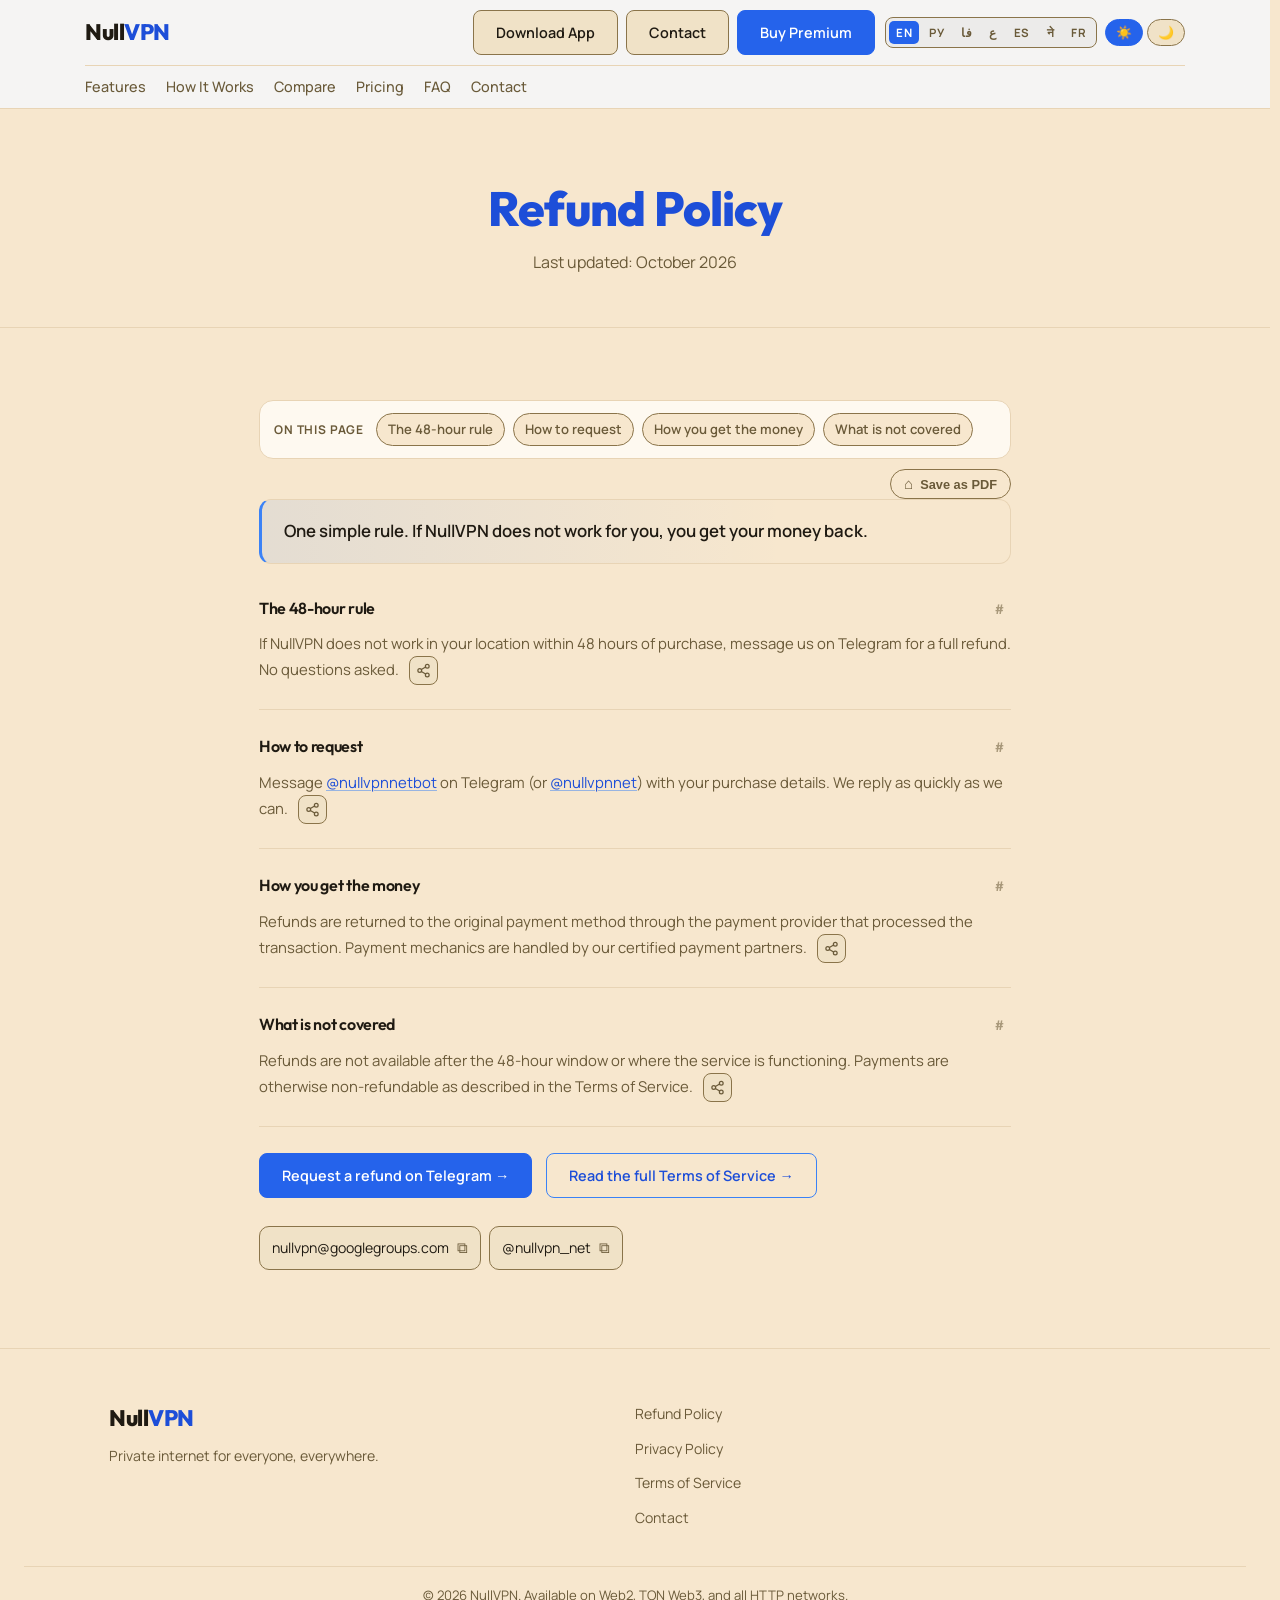
<file: refund.html>
<!DOCTYPE html>
<html lang="en">
<head>
  <meta charset="UTF-8"/>
  <meta name="viewport" content="width=device-width, initial-scale=1.0"/>
  <meta name="color-scheme" content="light dark"/>
  <script>(function(){var L=["en","ru","fa","ar","es","ne","fr"],m=location.search.match(/[?&]lang=([a-zA-Z]{2})/),l=m?m[1].toLowerCase():null;try{l=l&&L.indexOf(l)>-1?l:(localStorage.getItem("nullvpn_lang")||"");}catch(e){l="";}if(l&&L.indexOf(l)>-1){document.documentElement.lang=l;document.documentElement.dir=(l==="fa"||l==="ar")?"rtl":"ltr";if(l!=="en"){document.documentElement.classList.add("nv-l");setTimeout(function(){document.documentElement.classList.remove("nv-l")},2000);}}})();</script>
  <style>html.nv-l .nav-inner{visibility:hidden}</style>
  <link rel="preload" href="/fonts/manrope-var-latin.woff2" as="font" type="font/woff2" crossorigin/>
  <link rel="preload" href="/fonts/outfit-var-latin.woff2" as="font" type="font/woff2" crossorigin/>
  <meta name="theme-color" content="#f7e7ce"/>
  <meta name="theme-color" content="#0a0f1a" media="(prefers-color-scheme: dark)"/>
  <script src="branding.js?v=5" defer></script>
  <meta http-equiv="Cache-Control" content="no-cache, no-store, must-revalidate">
  <meta http-equiv="Pragma" content="no-cache">
  <meta http-equiv="Expires" content="0">
  <meta name="description" content="NullVPN refund policy — full refund within 48 hours if the service does not work in your location."/>
  <title>Refund Policy — NullVPN</title>
  <link rel="canonical" href="https://nullvpn.net/refund.html"/>
  <meta property="og:title" content="Refund Policy — NullVPN"/>
  <meta property="og:description" content="NullVPN refund policy — full refund within 48 hours if the service does not work in your location."/>
  <meta property="og:type" content="website"/>
  <meta property="og:url" content="https://nullvpn.net/refund.html"/>
  <meta property="og:image" content="https://nullvpn.net/og-cover.jpg"/>
  <meta property="og:image:width" content="1200"/>
  <meta property="og:image:height" content="630"/>
  <meta property="og:image:alt" content="NullVPN — private connectivity for difficult networks. Brand cover with gold wave lines on dark navy."/>
  <meta property="og:site_name" content="NullVPN"/>
  <meta property="og:locale" content="en_US"/>
  <meta property="og:locale:alternate" content="ru_RU"/>
  <meta property="og:locale:alternate" content="fa_IR"/>
  <meta property="og:locale:alternate" content="ar_AR"/>
  <meta property="og:locale:alternate" content="es_ES"/>
  <meta property="og:locale:alternate" content="ne_NP"/>
  <meta property="og:locale:alternate" content="fr_FR"/>
  <meta name="twitter:card" content="summary_large_image"/>
  <meta name="twitter:title" content="Refund Policy — NullVPN"/>
  <meta name="twitter:description" content="NullVPN refund policy — full refund within 48 hours if the service does not work in your location."/>
  <meta name="twitter:image" content="https://nullvpn.net/og-cover.jpg"/>
  <meta name="twitter:image:alt" content="NullVPN — private connectivity for difficult networks. Brand cover with gold wave lines on dark navy."/>
  <link rel="stylesheet" href="style.css?v=62"/>
  <link rel="icon" type="image/png" sizes="64x64" href="favicon.png"/>
  <link rel="apple-touch-icon" href="apple-touch-icon.png"/>
  <link rel="manifest" href="/site.webmanifest"/>
  <!-- r67: BreadcrumbList — Home > Refund Policy. Static JSON-LD; the name matches
       the site's nav/footer label. Search engines use it for result subtitles. -->
  <script type="application/ld+json">
  {"@context":"https://schema.org","@type":"BreadcrumbList","itemListElement":[{"@type":"ListItem","position":1,"name":"Home","item":"https://nullvpn.net/"},{"@type":"ListItem","position":2,"name":"Refund Policy","item":"https://nullvpn.net/refund.html"}]}
  </script>
</head>

<body style="--print-src: 'Source: https://nullvpn.net/refund.html'">
  <a class="skip-link" href="#main" data-i18n="a11y.skip">Skip to main content</a>
  <nav class="navbar">
    <!-- r128: legal-trio nav canonicalization (nav-top-row wrapper + standard 6-link nav-links; was: bare-stacked legacy nav, 164px, RTL row-reverse dead) -->
    <div class="nav-inner">
      <div class="nav-top-row">
        <a href="index.html" class="logo">Null<span>VPN</span></a>
        <div class="nav-actions">
          <a href="download.html" class="btn-nav" data-i18n="nav.download">Download App</a>
          <a href="contact.html" class="btn-nav" data-i18n="nav.contact">Contact</a>
          <a href="pricing.html" class="btn-nav btn-nav-primary" target="_blank" rel="noopener" data-i18n="nav.cta.buy">Buy Premium</a>
        </div>
        <div class="nav-controls">
          <div class="lang-selector">
            <button class="lang-btn" data-lang="en" onclick="setLang('en')" title="English">EN</button>
            <button class="lang-btn" data-lang="ru" onclick="setLang('ru')" title="Русский">РУ</button>
            <button class="lang-btn" data-lang="fa" onclick="setLang('fa')" title="فارسی">فا</button>
            <button class="lang-btn" data-lang="ar" onclick="setLang('ar')" title="العربية">ع</button>
            <button class="lang-btn" data-lang="es" onclick="setLang('es')" title="Español">ES</button>
            <button class="lang-btn" data-lang="ne" onclick="setLang('ne')" title="नेपाली">ने</button>
            <button class="lang-btn" data-lang="fr" onclick="setLang('fr')" title="Français">FR</button>
          </div>
          <div class="theme-toggle">
            <button class="theme-btn" id="themeLight" onclick="setTheme('light')" data-i18n-aria="theme.light" aria-label="Light mode">☀️</button>
            <button class="theme-btn" id="themeDark" onclick="setTheme('dark')" data-i18n-aria="theme.dark" aria-label="Dark mode">🌙</button>
          </div>
        </div>
      </div>
      <ul class="nav-links">
        <li><a href="features.html" data-i18n="nav.features">Features</a></li>
        <li><a href="how-it-works.html" data-i18n="nav.how">How It Works</a></li>
        <li><a href="comparison.html" data-i18n="nav.compare">Compare</a></li>
        <li><a href="pricing.html" data-i18n="nav.pricing">Pricing</a></li>
        <li><a href="faq.html" data-i18n="nav.faq">FAQ</a></li>
        <li><a href="contact.html" data-i18n="nav.contact">Contact</a></li>
      </ul>
    </div>
  </nav>
  <main id="main" tabindex="-1" class="page-hero"><div class="container"><h1><span data-i18n="refund.h1a">Refund</span> <span data-i18n="refund.h1b">Policy</span></h1><p data-i18n="refund.updated">Last updated: October 2026</p></div></main>
  <section class="faq-section"><div class="container faq-container">
    <nav class="page-toc" aria-labelledby="tocTitle"><span class="page-toc-title" id="tocTitle" data-i18n="legal.toc">On this page</span><a href="#refund-1" data-i18n="refund.rule.h">The 48-hour rule</a><a href="#refund-2" data-i18n="refund.how.h">How to request</a><a href="#refund-3" data-i18n="refund.method.h">How you get the money</a><a href="#refund-4" data-i18n="refund.excl.h">What is not covered</a></nav>
    <div class="ref-lead"><p data-i18n="refund.intro">One simple rule. If NullVPN does not work for you, you get your money back.</p></div>
    <div class="faq-item" id="refund-1"><h3 data-i18n="refund.rule.h">The 48-hour rule</h3><p data-i18n="refund.rule.p">If NullVPN does not work in your location within 48 hours of purchase, message us on Telegram for a full refund. No questions asked.</p></div>
    <div class="faq-item" id="refund-2"><h3 data-i18n="refund.how.h">How to request</h3><p data-i18n="refund.how.p">Message <a href="https://t.me/nullvpnnetbot" target="_blank" rel="noopener" referrerpolicy="no-referrer">@nullvpnnetbot</a> on Telegram (or <a href="https://t.me/nullvpnnet" target="_blank" rel="noopener" referrerpolicy="no-referrer">@nullvpnnet</a>) with your purchase details. We reply as quickly as we can.</p></div>
    <div class="faq-item" id="refund-3"><h3 data-i18n="refund.method.h">How you get the money</h3><p data-i18n="refund.method.p">Refunds are returned to the original payment method through the payment provider that processed the transaction. Payment mechanics are handled by our certified payment partners.</p></div>
    <div class="faq-item" id="refund-4"><h3 data-i18n="refund.excl.h">What is not covered</h3><p data-i18n="refund.excl.p">Refunds are not available after the 48-hour window or where the service is functioning. Payments are otherwise non-refundable as described in the Terms of Service.</p></div>
    <div class="ref-cta"><a class="btn-primary" href="https://t.me/nullvpnnetbot" target="_blank" rel="noopener" data-i18n="refund.cta.btn" referrerpolicy="no-referrer">Request a refund on Telegram →</a><a class="btn-outline" href="terms.html" data-i18n="refund.terms.link">Read the full Terms of Service →</a>
            <div class="copy-strip" role="group" data-i18n-aria="a11y.copy.group" aria-label="Copy contact handles">
              <button type="button" class="copy-chip" data-copy="nullvpn@googlegroups.com" data-i18n-aria="a11y.copy.email" aria-label="Copy support e-mail address">nullvpn@googlegroups.com <span class="copy-ico" aria-hidden="true">⧉</span></button>
              <button type="button" class="copy-chip" data-copy="@nullvpn_net" data-i18n-aria="a11y.copy.tg" aria-label="Copy Telegram handle">@nullvpn_net <span class="copy-ico" aria-hidden="true">⧉</span></button>
            </div></div>
  </div></section>
  <footer class="footer"><div class="container footer-inner"><div class="footer-brand"><a href="index.html" class="logo">Null<span>VPN</span></a><p data-i18n="footer.tagline">Private internet for everyone, everywhere.</p></div><div class="footer-nav"><ul><li><a href="refund.html" data-i18n="footer.refund">Refund Policy</a></li><li><a href="privacy.html" data-i18n="footer.privacy">Privacy Policy</a></li><li><a href="terms.html" data-i18n="footer.terms">Terms of Service</a></li><li><a href="contact.html" data-i18n="nav.contact">Contact</a></li></ul></div></div><div class="footer-bottom"><p data-i18n="footer.copy">© 2026 NullVPN. Available on Web2, TON Web3, and all HTTP networks.</p></div></footer>

  <script>
    function setTheme(t) {
      document.documentElement.setAttribute('data-theme', t);
      localStorage.setItem('theme', t);
      document.getElementById('themeLight').classList.toggle('active', t === 'light'), document.getElementById('themeLight').setAttribute('aria-pressed', t === 'light');
      document.getElementById('themeDark').classList.toggle('active', t === 'dark'), document.getElementById('themeDark').setAttribute('aria-pressed', t === 'dark');
    }
    (function() {
      var t = localStorage.getItem('theme') || (window.matchMedia && matchMedia('(prefers-color-scheme: dark)').matches ? 'dark' : 'light');
      document.documentElement.setAttribute('data-theme', t);
      var l = document.getElementById('themeLight'), d = document.getElementById('themeDark');
      if (l && d) { l.classList.toggle('active', t === 'light'), l.setAttribute('aria-pressed', t === 'light'); d.classList.toggle('active', t === 'dark'), d.setAttribute('aria-pressed', t === 'dark'); }
    })();
  </script>
  <script src="i18n.js?v=73"></script>
</body>
</html>
</file>
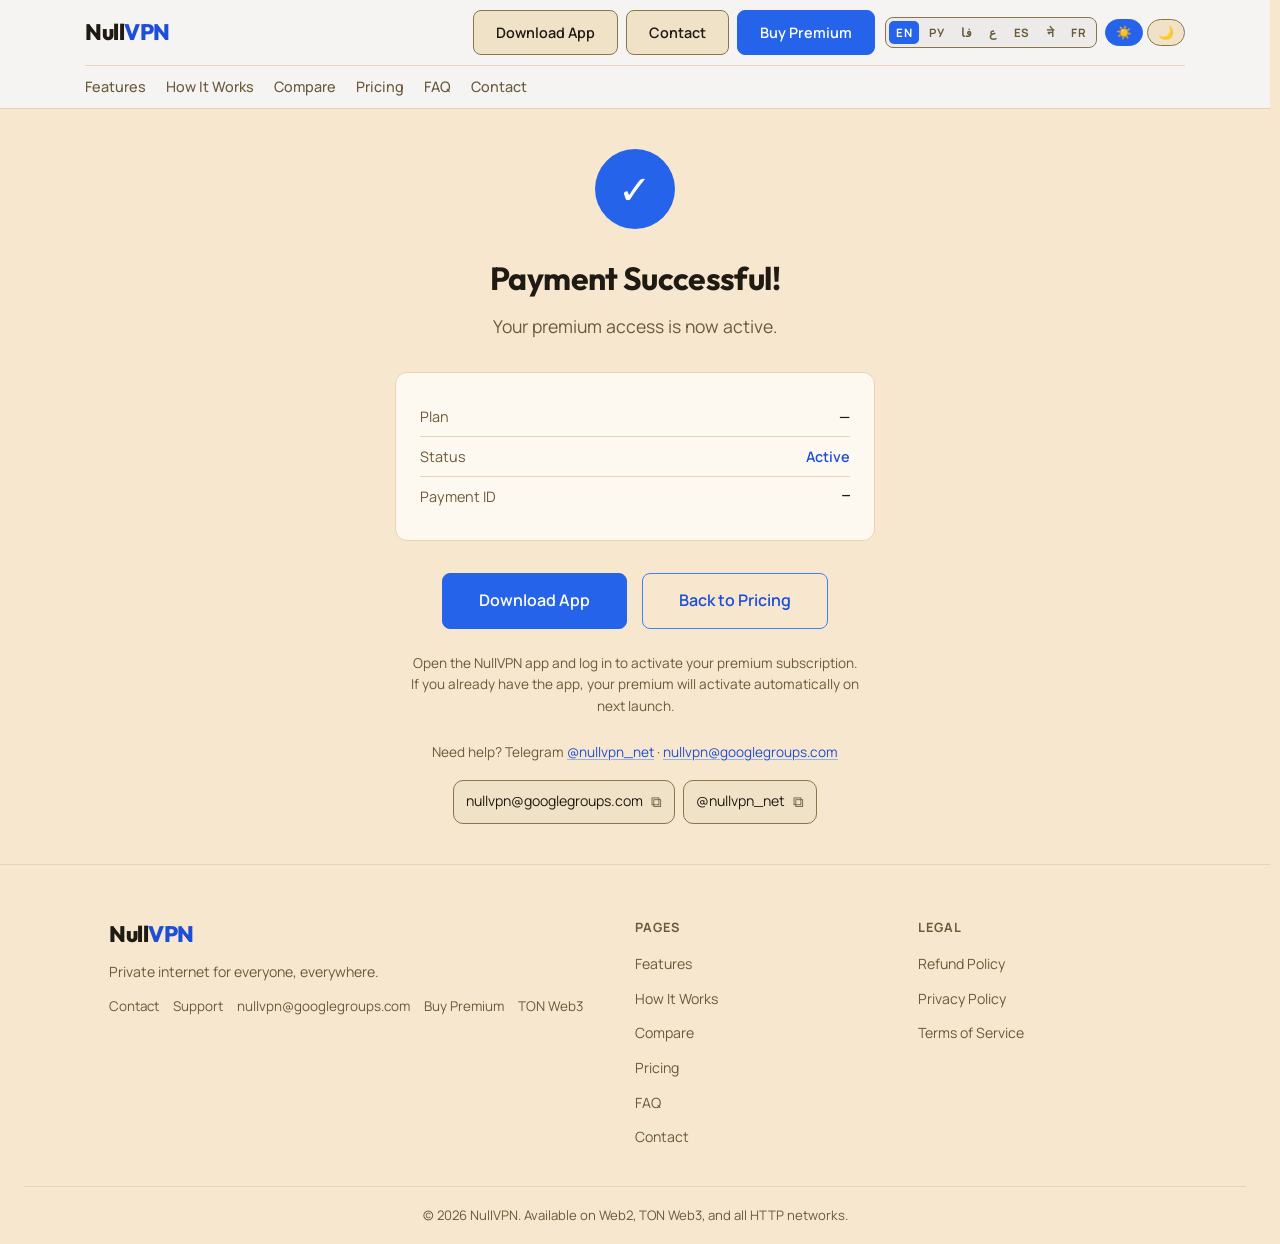
<file: success.html>
<!DOCTYPE html>
<html lang="en">
<head>
  <meta charset="UTF-8"/>
  <meta name="viewport" content="width=device-width, initial-scale=1.0"/>
  <meta name="color-scheme" content="light dark"/>
  <script>(function(){var L=["en","ru","fa","ar","es","ne","fr"],m=location.search.match(/[?&]lang=([a-zA-Z]{2})/),l=m?m[1].toLowerCase():null;try{l=l&&L.indexOf(l)>-1?l:(localStorage.getItem("nullvpn_lang")||"");}catch(e){l="";}if(l&&L.indexOf(l)>-1){document.documentElement.lang=l;document.documentElement.dir=(l==="fa"||l==="ar")?"rtl":"ltr";if(l!=="en"){document.documentElement.classList.add("nv-l");setTimeout(function(){document.documentElement.classList.remove("nv-l")},2000);}}})();</script>
  <style>html.nv-l .nav-inner{visibility:hidden}html.nv-l .success-card{visibility:hidden}</style>
  <link rel="preload" href="/fonts/manrope-var-latin.woff2" as="font" type="font/woff2" crossorigin/>
  <link rel="preload" href="/fonts/outfit-var-latin.woff2" as="font" type="font/woff2" crossorigin/>
  <meta name="theme-color" content="#f7e7ce"/>
  <meta name="theme-color" content="#0a0f1a" media="(prefers-color-scheme: dark)"/>
  <script src="branding.js?v=5" defer></script>
  <meta http-equiv="Cache-Control" content="no-cache, no-store, must-revalidate">
  <title>Payment Successful — NullVPN</title>
  <meta name="description" content="Payment confirmed. Your NullVPN subscription is active — connection details and next steps."/>
  <meta name="robots" content="noindex"/>
  <link rel="canonical" href="https://nullvpn.net/success.html"/>
  <meta property="og:title" content="Payment Successful — NullVPN"/>
  <meta property="og:description" content="NullVPN — private connectivity designed for difficult networks."/>
  <meta property="og:type" content="website"/>
  <meta property="og:url" content="https://nullvpn.net/success.html"/>
  <meta property="og:image" content="https://nullvpn.net/og-cover.jpg"/>
  <meta property="og:image:width" content="1200"/>
  <meta property="og:image:height" content="630"/>
  <meta property="og:image:alt" content="NullVPN — private connectivity for difficult networks. Brand cover with gold wave lines on dark navy."/>
  <meta property="og:site_name" content="NullVPN"/>
  <meta property="og:locale" content="en_US"/>
  <meta property="og:locale:alternate" content="ru_RU"/>
  <meta property="og:locale:alternate" content="fa_IR"/>
  <meta property="og:locale:alternate" content="ar_AR"/>
  <meta property="og:locale:alternate" content="es_ES"/>
  <meta property="og:locale:alternate" content="ne_NP"/>
  <meta property="og:locale:alternate" content="fr_FR"/>
  <meta name="twitter:card" content="summary_large_image"/>
  <meta name="twitter:title" content="Payment Successful — NullVPN"/>
  <meta name="twitter:description" content="NullVPN — private connectivity designed for difficult networks."/>
  <meta name="twitter:image" content="https://nullvpn.net/og-cover.jpg"/>
  <meta name="twitter:image:alt" content="NullVPN — private connectivity for difficult networks. Brand cover with gold wave lines on dark navy."/>
  <link rel="stylesheet" href="style.css?v=62"/>
  <link rel="icon" type="image/png" sizes="64x64" href="favicon.png"/>
  <link rel="apple-touch-icon" href="apple-touch-icon.png"/>
  <link rel="manifest" href="/site.webmanifest"/>
  <style>
    .success-section{min-height:60vh;display:flex;align-items:center;justify-content:center;padding:40px 16px}
    .success-card{text-align:center;max-width:480px;width:100%}
    .success-icon{width:80px;height:80px;border-radius:50%;background:var(--accent2);display:flex;align-items:center;justify-content:center;margin:0 auto 24px;font-size:40px;color:#fff;animation:successPop .5s cubic-bezier(.34,1.56,.64,1) both}
    @keyframes successPop{from{transform:scale(.4);opacity:0}to{transform:scale(1);opacity:1}}
    @media (prefers-reduced-motion: reduce){.success-icon{animation:none}}
    .success-card h1{font-size:2rem;margin:0 0 8px;color:var(--text)}
    .success-card .subtitle{color:var(--text2);font-size:1.1rem;margin-bottom:32px}
    /* r91: payment IDs can be 64+ char hex hashes — one unbreakable monospace
       token measured row.scrollWidth 648px vs 430px available (480px card),
       pushing the copy chip out of the box at the worst moment (just paid).
       Anywhere-wrap the value; the chip drops to a second line instead. */
    .success-details{background:var(--bg2);border:1px solid var(--border);border-radius:12px;padding:24px;margin-bottom:32px;text-align:start}
    .success-details .row{display:flex;justify-content:space-between;padding:8px 0;border-bottom:1px solid var(--border,#e5e7eb)}
    .success-details .row:last-child{border-bottom:none}
    .success-details .row .label{color:var(--text2);font-size:.9rem}
    .success-details .row .value{font-weight:600;color:var(--text);font-size:.9rem;overflow-wrap:anywhere;min-width:0}
    /* r77: payment-ID copy chip — wraps value+chip so the row's space-between
       keeps label left / group right; compact icon-only variant of .copy-chip. */
    .success-details .row .paywrap{display:flex;align-items:center;gap:8px;flex-wrap:wrap;row-gap:4px}
    .copy-chip.copy-solo{padding:4px 7px;font-size:.85rem;line-height:1}
    .success-card .btn-primary{display:inline-block;text-decoration:none;margin-inline-end:12px}
    .success-card .btn-outline{display:inline-block;text-decoration:none}
    .success-card .copy-strip{justify-content:center;margin-top:16px}
    .success-note{color:var(--text2);font-size:.85rem;margin-top:24px;line-height:1.6}
  </style>
</head>
<body>
  <a class="skip-link" href="#main" data-i18n="a11y.skip">Skip to main content</a>
  <nav class="navbar">
    <div class="nav-inner">
      <div class="nav-top-row">
        <a href="index.html" class="logo">Null<span>VPN</span></a>
        <div class="nav-actions">
          <a href="download.html" class="btn-nav" data-i18n="nav.download">Download App</a>
          <a href="contact.html" class="btn-nav" data-i18n="nav.contact">Contact</a>
          <a href="pricing.html" class="btn-nav-primary" target="_blank" rel="noopener" data-i18n="nav.cta.buy">Buy Premium</a>
        </div>
        <div class="nav-controls">
          <div class="lang-selector">
            <button class="lang-btn" data-lang="en" onclick="setLang('en')" title="English">EN</button>
            <button class="lang-btn" data-lang="ru" onclick="setLang('ru')" title="Русский">РУ</button>
            <button class="lang-btn" data-lang="fa" onclick="setLang('fa')" title="فارسی">فا</button>
            <button class="lang-btn" data-lang="ar" onclick="setLang('ar')" title="العربية">ع</button>
            <button class="lang-btn" data-lang="es" onclick="setLang('es')" title="Español">ES</button>
            <button class="lang-btn" data-lang="ne" onclick="setLang('ne')" title="नेपाली">ने</button>
            <button class="lang-btn" data-lang="fr" onclick="setLang('fr')" title="Français">FR</button>
          </div>
          <div class="theme-toggle">
            <button class="theme-btn" id="themeLight" onclick="setTheme('light')" data-i18n-aria="theme.light" aria-label="Light mode">☀️</button>
            <button class="theme-btn" id="themeDark" onclick="setTheme('dark')" data-i18n-aria="theme.dark" aria-label="Dark mode">🌙</button>
          </div>
        </div>
      </div>
      <ul class="nav-links">
        <li><a href="features.html" data-i18n="nav.features">Features</a></li>
        <li><a href="how-it-works.html" data-i18n="nav.how">How It Works</a></li>
        <li><a href="comparison.html" data-i18n="nav.compare">Compare</a></li>
        <li><a href="pricing.html" data-i18n="nav.pricing">Pricing</a></li>
        <li><a href="faq.html" data-i18n="nav.faq">FAQ</a></li>
        <li><a href="contact.html" data-i18n="nav.contact">Contact</a></li>
      </ul>
    </div>
  </nav>

  <main id="main" tabindex="-1" class="success-section">
    <div class="container">
      <div class="success-card">
        <div class="success-icon" aria-hidden="true">✓</div>
        <h1 data-i18n="success.h1">Payment Successful!</h1>
        <p class="subtitle" data-i18n="success.sub">Your premium access is now active.</p>
        <div class="success-details">
          <div class="row">
            <span class="label" data-i18n="success.plan.label">Plan</span>
            <span class="value" id="successPlan">—</span>
          </div>
          <div class="row">
            <span class="label" data-i18n="success.status.label">Status</span>
            <span class="value" style="color:var(--accent-text)" data-i18n="success.active">Active</span>
          </div>
          <div class="row">
            <span class="label" data-i18n="success.payment.label">Payment ID</span>
            <span class="paywrap"><span class="value" id="successPaymentId" style="font-size:.8rem;font-family:monospace">—</span><button type="button" class="copy-chip copy-solo" id="copyPaymentId" data-copy="" data-i18n-aria="a11y.copy.payment" aria-label="Copy payment ID" title="Copy payment ID" hidden><span class="copy-ico" aria-hidden="true">⧉</span></button></span>
          </div>
        </div>
        <a href="download.html" class="btn-primary btn-large" data-i18n="nav.download">Download App</a>
        <a href="pricing.html" class="btn-outline btn-large" data-i18n="success.back.pricing">Back to Pricing</a>
        <p class="success-note" data-i18n="success.note.app">Open the NullVPN app and log in to activate your premium subscription. If you already have the app, your premium will activate automatically on next launch.</p>
        <p class="success-note" data-i18n="success.note.help">Need help? Telegram <a href="https://t.me/nullvpn_net" target="_blank" rel="noopener" referrerpolicy="no-referrer">@nullvpn_net</a> · <a href="mailto:nullvpn@googlegroups.com?subject=NullVPN%20Support">nullvpn@googlegroups.com</a></p>
        <div class="copy-strip" role="group" data-i18n-aria="a11y.copy.group" aria-label="Copy contact handles">
          <button type="button" class="copy-chip" data-copy="nullvpn@googlegroups.com" data-i18n-aria="a11y.copy.email" aria-label="Copy support e-mail address">nullvpn@googlegroups.com <span class="copy-ico" aria-hidden="true">⧉</span></button>
          <button type="button" class="copy-chip" data-copy="@nullvpn_net" data-i18n-aria="a11y.copy.tg" aria-label="Copy Telegram handle">@nullvpn_net <span class="copy-ico" aria-hidden="true">⧉</span></button>
        </div>
      </div>
    </div>
  </main>

  <footer class="footer">
    <div class="container footer-inner">
      <div class="footer-brand">
        <a href="index.html" class="logo">Null<span>VPN</span></a>
        <p data-i18n="footer.tagline">Private internet for everyone, everywhere.</p>
        <div class="footer-links-social">
          <a href="contact.html" data-i18n="nav.contact">Contact</a>
          <a href="https://t.me/nullvpn_net" target="_blank" rel="noopener" data-i18n="footer.support" referrerpolicy="no-referrer">Support</a>
          <a href="mailto:nullvpn@googlegroups.com?subject=NullVPN%20Support">nullvpn@googlegroups.com</a>
          <a href="pricing.html" target="_blank" rel="noopener" data-i18n="nav.cta.buy">Buy Premium</a>
          <a href="web3.html">TON Web3</a>
        </div>
      </div>
      <div class="footer-nav">
        <h4 data-i18n="footer.pages">Pages</h4>
        <ul>
          <li><a href="features.html" data-i18n="nav.features">Features</a></li>
          <li><a href="how-it-works.html" data-i18n="nav.how">How It Works</a></li>
          <li><a href="comparison.html" data-i18n="nav.compare">Compare</a></li>
          <li><a href="pricing.html" data-i18n="nav.pricing">Pricing</a></li>
          <li><a href="faq.html" data-i18n="nav.faq">FAQ</a></li>
          <li><a href="contact.html" data-i18n="nav.contact">Contact</a></li>
        </ul>
      </div>
      <div class="footer-nav">
        <h4 data-i18n="footer.legal">Legal</h4>
        <ul>
          <li><a href="refund.html" data-i18n="footer.refund">Refund Policy</a></li>
          <li><a href="privacy.html" data-i18n="footer.privacy">Privacy Policy</a></li>
          <li><a href="terms.html" data-i18n="footer.terms">Terms of Service</a></li>
        </ul>
      </div>
    </div>
    <div class="footer-bottom"><p data-i18n="footer.copy">© 2026 NullVPN. Available on Web2, TON Web3, and all HTTP networks.</p></div>
  </footer>

  <script src="i18n.js?v=73"></script>
  <script>
    function setTheme(t){document.documentElement.setAttribute('data-theme',t);localStorage.setItem('theme',t);document.getElementById('themeLight').classList.toggle('active', t === 'light'), document.getElementById('themeLight').setAttribute('aria-pressed', t === 'light');document.getElementById('themeDark').classList.toggle('active', t === 'dark'), document.getElementById('themeDark').setAttribute('aria-pressed', t === 'dark');}
    (function(){var t=localStorage.getItem('theme')||(window.matchMedia&&matchMedia('(prefers-color-scheme: dark)').matches?'dark':'light');document.documentElement.setAttribute('data-theme',t);document.getElementById('themeLight').classList.toggle('active', t === 'light'), document.getElementById('themeLight').setAttribute('aria-pressed', t === 'light');document.getElementById('themeDark').classList.toggle('active', t === 'dark'), document.getElementById('themeDark').setAttribute('aria-pressed', t === 'dark');})();
    (function(){
      var params=new URLSearchParams(window.location.search);
      var planKeyMap={monthly:'success.plan.monthly',quarterly:'success.plan.quarterly',annual:'success.plan.annual'};
      var plan=params.get('plan')||'';
      /* r102: long payment IDs (113-char JWT-ish strings seen in the wild)
         used to wrap into a 3-line monospace blob inside the details card —
         r91 made that survivable, truncation makes it readable. Show
         first12…last8 (enough to match the ID against the bot/wallet
         receipt), keep the FULL value in the title tooltip and in the copy
         chip's data-copy so verification and copying are both lossless. */
      var raw=params.get('payment_id')||'';
      var pid=raw ? (raw.length>24 ? raw.slice(0,12)+'\u2026'+raw.slice(-8) : raw) : '\u2014';
      var planEl=document.getElementById('successPlan');
      if(planKeyMap[plan]){planEl.setAttribute('data-i18n',planKeyMap[plan]);if(window.setLang)window.setLang(document.documentElement.lang||'en');}
      else if(plan){planEl.textContent=plan;}
      document.getElementById('successPaymentId').textContent=pid;
      if(raw)document.getElementById('successPaymentId').title=raw;
      /* r77: expose the copy chip only when a real payment ID arrived —
         copying the '—' placeholder would be noise. The shared copy-chip
         engine (i18n.js section 5) reads data-copy at click time, so
         setting the attribute here (after i18n.js loaded) just works. */
      var payChip=document.getElementById('copyPaymentId');
      if(payChip&&raw){payChip.setAttribute('data-copy',raw);payChip.hidden=false;}
    })();
  </script>
</body>
</html>
</file>
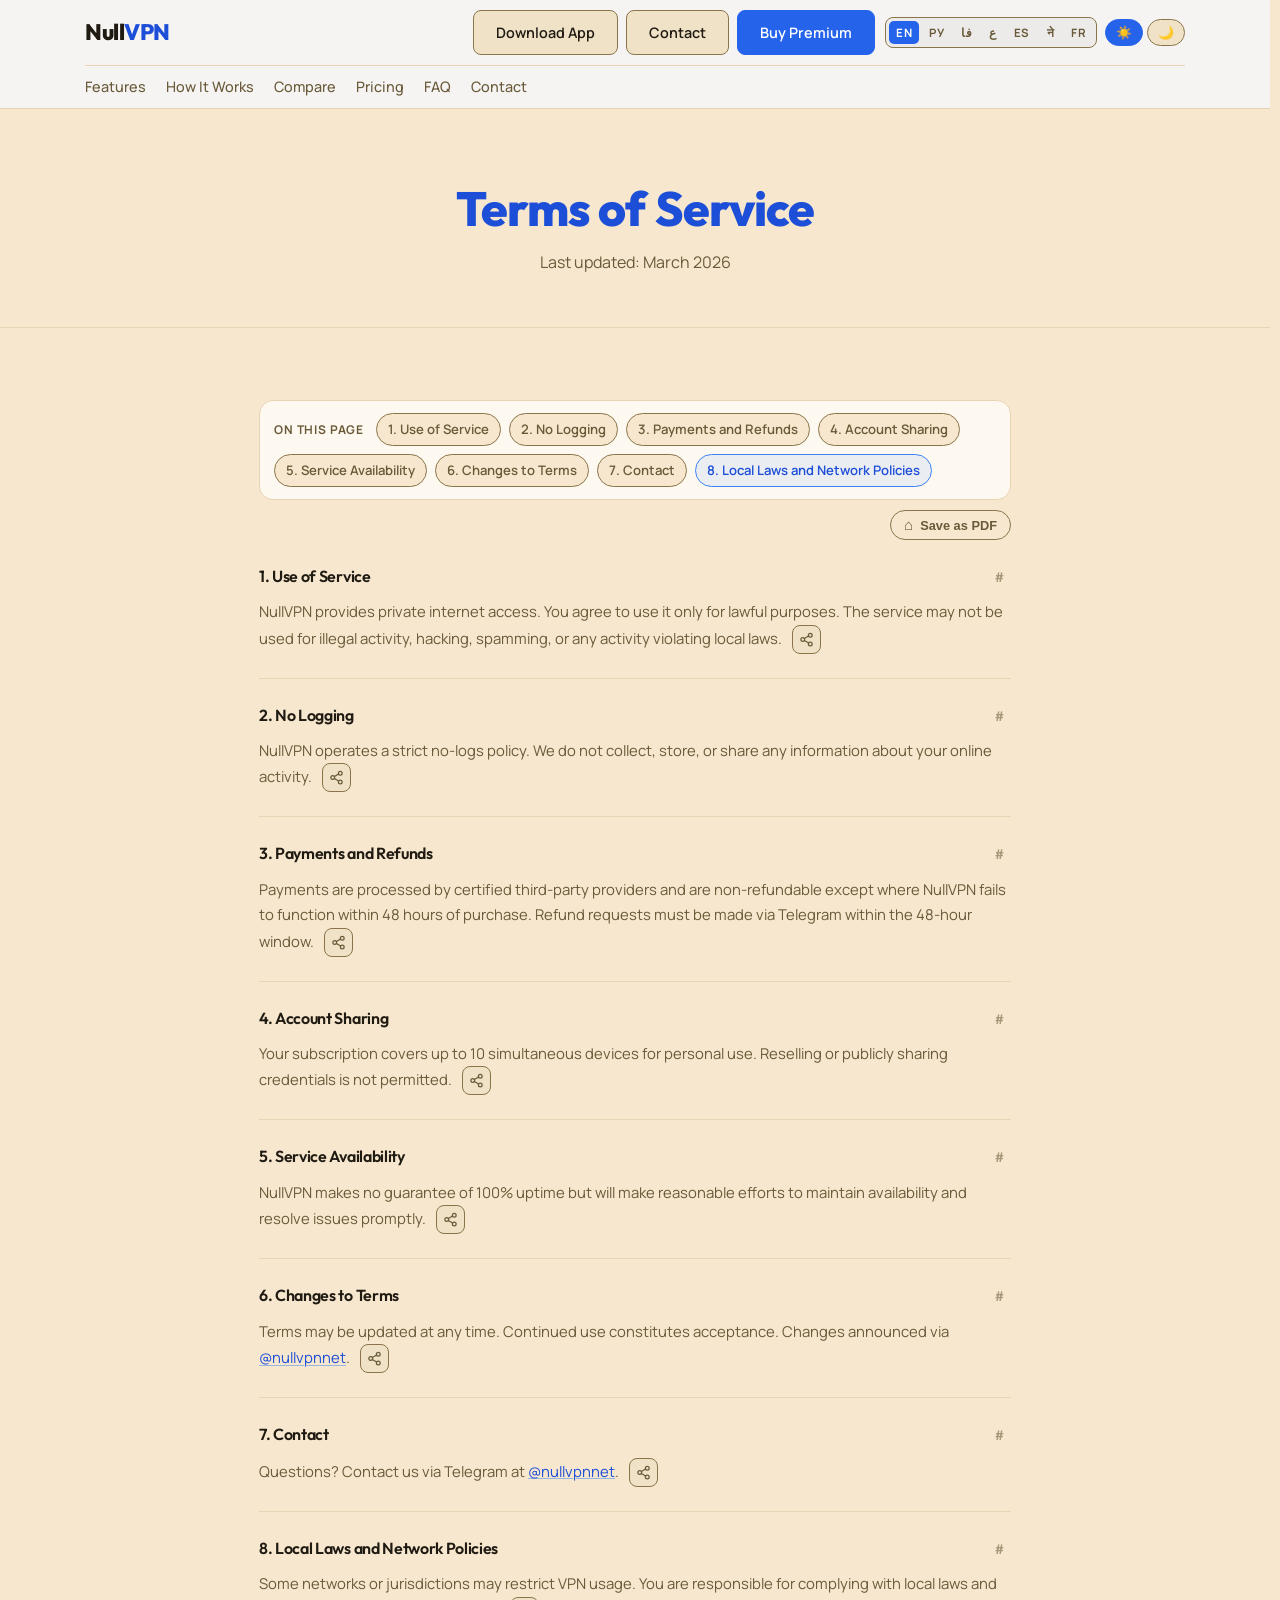
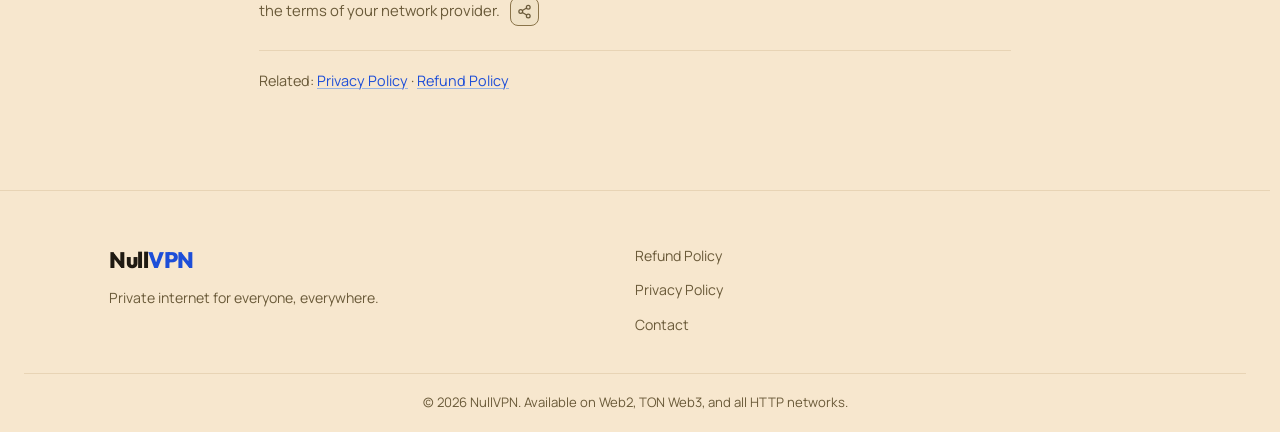
<file: terms.html>
<!DOCTYPE html>
<html lang="en">
<head>
  <meta charset="UTF-8"/>
  <meta name="viewport" content="width=device-width, initial-scale=1.0"/>
  <meta name="color-scheme" content="light dark"/>
  <script>(function(){var L=["en","ru","fa","ar","es","ne","fr"],m=location.search.match(/[?&]lang=([a-zA-Z]{2})/),l=m?m[1].toLowerCase():null;try{l=l&&L.indexOf(l)>-1?l:(localStorage.getItem("nullvpn_lang")||"");}catch(e){l="";}if(l&&L.indexOf(l)>-1){document.documentElement.lang=l;document.documentElement.dir=(l==="fa"||l==="ar")?"rtl":"ltr";if(l!=="en"){document.documentElement.classList.add("nv-l");setTimeout(function(){document.documentElement.classList.remove("nv-l")},2000);}}})();</script>
  <style>html.nv-l .nav-inner{visibility:hidden}</style>
  <link rel="preload" href="/fonts/manrope-var-latin.woff2" as="font" type="font/woff2" crossorigin/>
  <link rel="preload" href="/fonts/outfit-var-latin.woff2" as="font" type="font/woff2" crossorigin/>
  <meta name="theme-color" content="#f7e7ce"/>
  <meta name="theme-color" content="#0a0f1a" media="(prefers-color-scheme: dark)"/>
  <script src="branding.js?v=5" defer></script>
  <meta http-equiv="Cache-Control" content="no-cache, no-store, must-revalidate">
  <meta http-equiv="Pragma" content="no-cache">
  <meta http-equiv="Expires" content="0">
  <meta name="description" content="NullVPN Terms of Service."/>
  <title>Terms of Service — NullVPN</title>
  <link rel="canonical" href="https://nullvpn.net/terms.html"/>
  <meta property="og:title" content="Terms of Service — NullVPN"/>
  <meta property="og:description" content="NullVPN Terms of Service."/>
  <meta property="og:type" content="website"/>
  <meta property="og:url" content="https://nullvpn.net/terms.html"/>
  <meta property="og:image" content="https://nullvpn.net/og-cover.jpg"/>
  <meta property="og:image:width" content="1200"/>
  <meta property="og:image:height" content="630"/>
  <meta property="og:image:alt" content="NullVPN — private connectivity for difficult networks. Brand cover with gold wave lines on dark navy."/>
  <meta property="og:site_name" content="NullVPN"/>
  <meta property="og:locale" content="en_US"/>
  <meta property="og:locale:alternate" content="ru_RU"/>
  <meta property="og:locale:alternate" content="fa_IR"/>
  <meta property="og:locale:alternate" content="ar_AR"/>
  <meta property="og:locale:alternate" content="es_ES"/>
  <meta property="og:locale:alternate" content="ne_NP"/>
  <meta property="og:locale:alternate" content="fr_FR"/>
  <meta name="twitter:card" content="summary_large_image"/>
  <meta name="twitter:title" content="Terms of Service — NullVPN"/>
  <meta name="twitter:description" content="NullVPN Terms of Service."/>
  <meta name="twitter:image" content="https://nullvpn.net/og-cover.jpg"/>
  <meta name="twitter:image:alt" content="NullVPN — private connectivity for difficult networks. Brand cover with gold wave lines on dark navy."/>
  <link rel="stylesheet" href="style.css?v=62"/>
  <link rel="icon" type="image/png" sizes="64x64" href="favicon.png"/>
  <link rel="apple-touch-icon" href="apple-touch-icon.png"/>
  <link rel="manifest" href="/site.webmanifest"/>
  <!-- r67: BreadcrumbList — Home > Terms of Service. Static JSON-LD; the name matches
       the site's nav/footer label. Search engines use it for result subtitles. -->
  <script type="application/ld+json">
  {"@context":"https://schema.org","@type":"BreadcrumbList","itemListElement":[{"@type":"ListItem","position":1,"name":"Home","item":"https://nullvpn.net/"},{"@type":"ListItem","position":2,"name":"Terms of Service","item":"https://nullvpn.net/terms.html"}]}
  </script>
</head>

<body style="--print-src: 'Source: https://nullvpn.net/terms.html'">
  <a class="skip-link" href="#main" data-i18n="a11y.skip">Skip to main content</a>
  <nav class="navbar">
    <!-- r128: legal-trio nav canonicalization (nav-top-row wrapper + standard 6-link nav-links; was: bare-stacked legacy nav, 164px, RTL row-reverse dead) -->
    <div class="nav-inner">
      <div class="nav-top-row">
        <a href="index.html" class="logo">Null<span>VPN</span></a>
        <div class="nav-actions">
          <a href="download.html" class="btn-nav" data-i18n="nav.download">Download App</a>
          <a href="contact.html" class="btn-nav" data-i18n="nav.contact">Contact</a>
          <a href="pricing.html" class="btn-nav btn-nav-primary" target="_blank" rel="noopener" data-i18n="nav.cta.buy">Buy Premium</a>
        </div>
        <div class="nav-controls">
          <div class="lang-selector">
            <button class="lang-btn" data-lang="en" onclick="setLang('en')" title="English">EN</button>
            <button class="lang-btn" data-lang="ru" onclick="setLang('ru')" title="Русский">РУ</button>
            <button class="lang-btn" data-lang="fa" onclick="setLang('fa')" title="فارسی">فا</button>
            <button class="lang-btn" data-lang="ar" onclick="setLang('ar')" title="العربية">ع</button>
            <button class="lang-btn" data-lang="es" onclick="setLang('es')" title="Español">ES</button>
            <button class="lang-btn" data-lang="ne" onclick="setLang('ne')" title="नेपाली">ने</button>
            <button class="lang-btn" data-lang="fr" onclick="setLang('fr')" title="Français">FR</button>
          </div>
          <div class="theme-toggle">
            <button class="theme-btn" id="themeLight" onclick="setTheme('light')" data-i18n-aria="theme.light" aria-label="Light mode">☀️</button>
            <button class="theme-btn" id="themeDark" onclick="setTheme('dark')" data-i18n-aria="theme.dark" aria-label="Dark mode">🌙</button>
          </div>
        </div>
      </div>
      <ul class="nav-links">
        <li><a href="features.html" data-i18n="nav.features">Features</a></li>
        <li><a href="how-it-works.html" data-i18n="nav.how">How It Works</a></li>
        <li><a href="comparison.html" data-i18n="nav.compare">Compare</a></li>
        <li><a href="pricing.html" data-i18n="nav.pricing">Pricing</a></li>
        <li><a href="faq.html" data-i18n="nav.faq">FAQ</a></li>
        <li><a href="contact.html" data-i18n="nav.contact">Contact</a></li>
      </ul>
    </div>
  </nav>
  <main id="main" tabindex="-1" class="page-hero"><div class="container"><h1><span data-i18n="terms.h1a">Terms of</span> <span data-i18n="terms.h1b">Service</span></h1><p data-i18n="terms.updated">Last updated: March 2026</p></div></main>
  <section class="faq-section"><div class="container faq-container">
    <nav class="page-toc" aria-labelledby="tocTitle"><span class="page-toc-title" id="tocTitle" data-i18n="legal.toc">On this page</span><a href="#terms-1" data-i18n="terms.t1">1. Use of Service</a><a href="#terms-2" data-i18n="terms.t2">2. No Logging</a><a href="#terms-3" data-i18n="terms.t3">3. Payments and Refunds</a><a href="#terms-4" data-i18n="terms.t4">4. Account Sharing</a><a href="#terms-5" data-i18n="terms.t5">5. Service Availability</a><a href="#terms-6" data-i18n="terms.t6">6. Changes to Terms</a><a href="#terms-7" data-i18n="terms.t7">7. Contact</a><a href="#terms-8" data-i18n="terms.t8">8. Local Laws and Network Policies</a></nav>
    <div class="faq-item" id="terms-1"><h3 data-i18n="terms.t1">1. Use of Service</h3><p data-i18n="terms.p1">NullVPN provides private internet access. You agree to use it only for lawful purposes. The service may not be used for illegal activity, hacking, spamming, or any activity violating local laws.</p></div>
    <div class="faq-item" id="terms-2"><h3 data-i18n="terms.t2">2. No Logging</h3><p data-i18n="terms.p2">NullVPN operates a strict no-logs policy. We do not collect, store, or share any information about your online activity.</p></div>
    <div class="faq-item" id="terms-3"><h3 data-i18n="terms.t3">3. Payments and Refunds</h3><p data-i18n="terms.p3">Payments are processed by certified third-party providers and are non-refundable except where NullVPN fails to function within 48 hours of purchase. Refund requests must be made via Telegram within the 48-hour window.</p></div>
    <div class="faq-item" id="terms-4"><h3 data-i18n="terms.t4">4. Account Sharing</h3><p data-i18n="terms.p4">Your subscription covers unlimited simultaneous devices for personal use. Reselling or publicly sharing credentials is not permitted.</p></div>
    <div class="faq-item" id="terms-5"><h3 data-i18n="terms.t5">5. Service Availability</h3><p data-i18n="terms.p5">NullVPN makes no guarantee of 100% uptime but will make reasonable efforts to maintain availability and resolve issues promptly.</p></div>
    <div class="faq-item" id="terms-6"><h3 data-i18n="terms.t6">6. Changes to Terms</h3><p data-i18n="terms.p6">Terms may be updated at any time. Continued use constitutes acceptance. Changes announced via @nullvpnnet.</p></div>
    <div class="faq-item" id="terms-7"><h3 data-i18n="terms.t7">7. Contact</h3><p data-i18n="terms.p7">Questions? Contact us via Telegram at @nullvpnnet.</p></div>
    <div class="faq-item" id="terms-8"><h3 data-i18n="terms.t8">8. Local Laws and Network Policies</h3><p data-i18n="terms.p8">Some networks or jurisdictions may restrict VPN usage. You are responsible for complying with local laws and the terms of your network provider.</p></div>
    <p class="terms-related"><span data-i18n="terms.related">Related:</span> <a href="privacy.html" data-i18n="footer.privacy">Privacy Policy</a> · <a href="refund.html" data-i18n="footer.refund">Refund Policy</a></p>
  </div></section>
  <footer class="footer"><div class="container footer-inner"><div class="footer-brand"><a href="index.html" class="logo">Null<span>VPN</span></a><p data-i18n="footer.tagline">Private internet for everyone, everywhere.</p></div><div class="footer-nav"><ul><li><a href="refund.html" data-i18n="footer.refund">Refund Policy</a></li><li><a href="privacy.html" data-i18n="footer.privacy">Privacy Policy</a></li><li><a href="contact.html" data-i18n="nav.contact">Contact</a></li></ul></div></div><div class="footer-bottom"><p data-i18n="footer.copy">© 2026 NullVPN. Available on Web2, TON Web3, and all HTTP networks.</p></div></footer>

  <script>
    function setTheme(t) {
      document.documentElement.setAttribute('data-theme', t);
      localStorage.setItem('theme', t);
      document.getElementById('themeLight').classList.toggle('active', t === 'light'), document.getElementById('themeLight').setAttribute('aria-pressed', t === 'light');
      document.getElementById('themeDark').classList.toggle('active', t === 'dark'), document.getElementById('themeDark').setAttribute('aria-pressed', t === 'dark');
    }
    (function() {
      var t = localStorage.getItem('theme') || (window.matchMedia && matchMedia('(prefers-color-scheme: dark)').matches ? 'dark' : 'light');
      document.documentElement.setAttribute('data-theme', t);
      var l = document.getElementById('themeLight'), d = document.getElementById('themeDark');
      if (l && d) { l.classList.toggle('active', t === 'light'), l.setAttribute('aria-pressed', t === 'light'); d.classList.toggle('active', t === 'dark'), d.setAttribute('aria-pressed', t === 'dark'); }
    })();
  </script>
  <script src="i18n.js?v=73"></script>
</body>
</html>
</file>
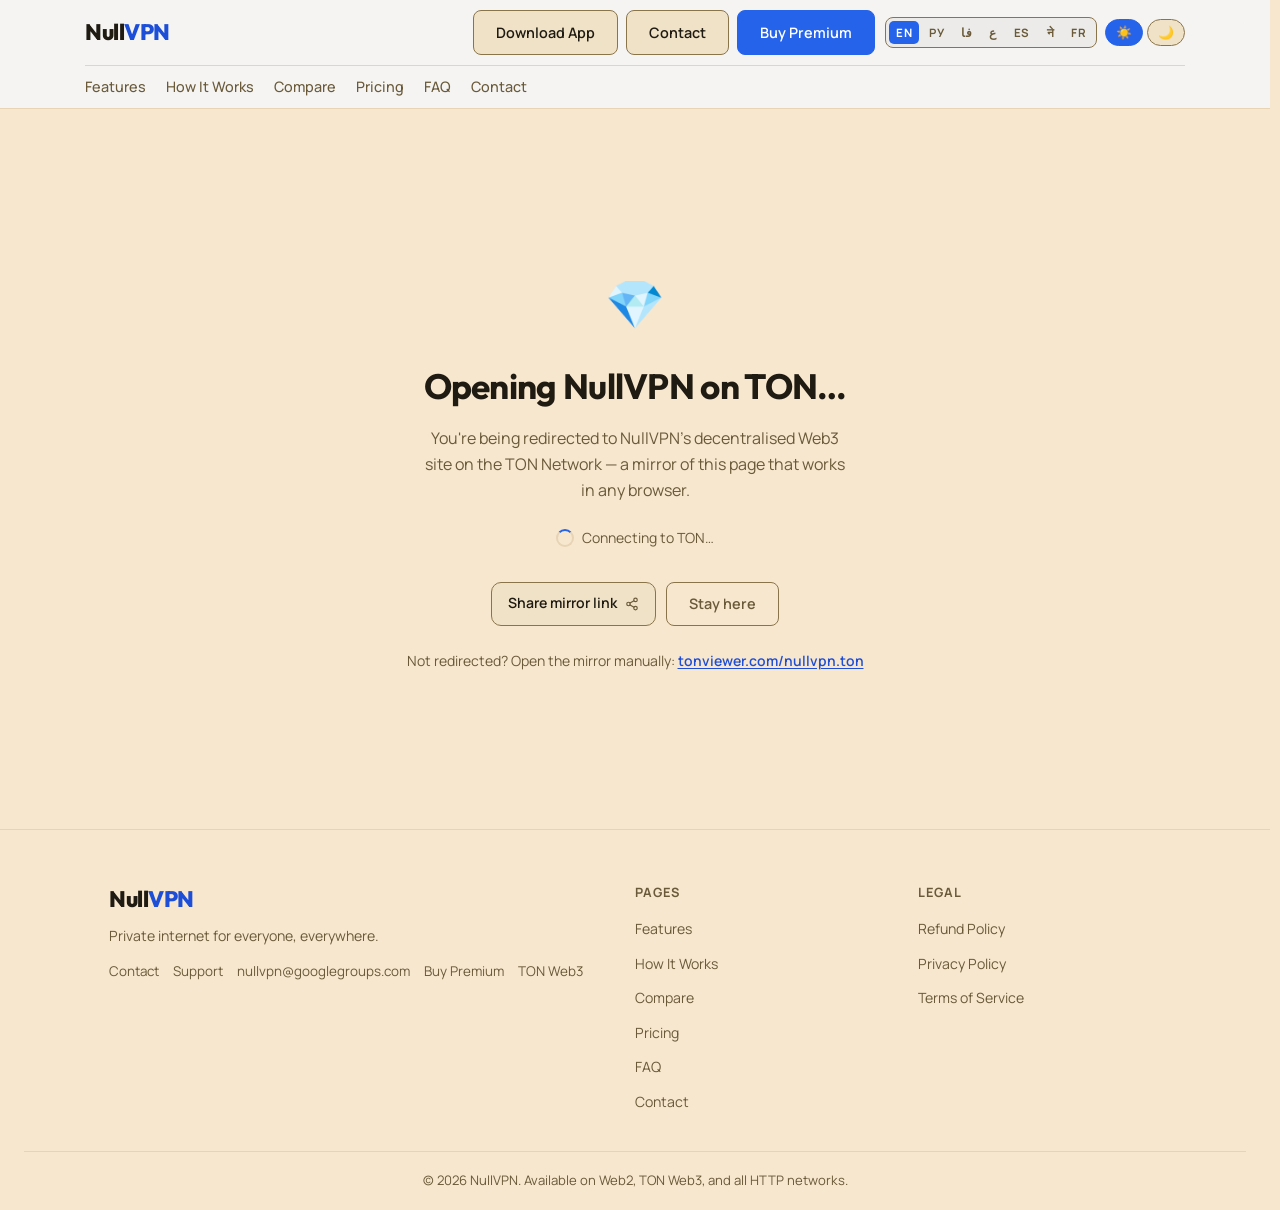
<file: web3.html>
<!DOCTYPE html>
<html lang="en" data-theme="light">
<head>
  <meta charset="UTF-8"/>
  <meta name="viewport" content="width=device-width, initial-scale=1.0"/>
  <meta name="color-scheme" content="light dark"/>
  <script>(function(){var L=["en","ru","fa","ar","es","ne","fr"],m=location.search.match(/[?&]lang=([a-zA-Z]{2})/),l=m?m[1].toLowerCase():null;try{l=l&&L.indexOf(l)>-1?l:(localStorage.getItem("nullvpn_lang")||"");}catch(e){l="";}if(l&&L.indexOf(l)>-1){document.documentElement.lang=l;document.documentElement.dir=(l==="fa"||l==="ar")?"rtl":"ltr";if(l!=="en"){document.documentElement.classList.add("nv-l");setTimeout(function(){document.documentElement.classList.remove("nv-l")},2000);}}})();</script>
  <style>html.nv-l .nav-inner{visibility:hidden}</style>
  <link rel="preload" href="/fonts/manrope-var-latin.woff2" as="font" type="font/woff2" crossorigin/>
  <link rel="preload" href="/fonts/outfit-var-latin.woff2" as="font" type="font/woff2" crossorigin/>
  <meta name="theme-color" content="#f7e7ce"/>
  <!-- r75: preconnect — this page's whole purpose is sending visitors to the
       TON mirror; warming the tonviewer.com connection makes the 1500ms
       redirect land faster on the far side. -->
  <link rel="preconnect" href="https://tonviewer.com"/>
  <meta name="theme-color" content="#0a0f1a" media="(prefers-color-scheme: dark)"/>
  <script src="branding.js?v=5" defer></script>
  <meta http-equiv="Cache-Control" content="no-cache, no-store, must-revalidate">
  <meta http-equiv="Pragma" content="no-cache">
  <meta http-equiv="Expires" content="0">
  <meta name="description" content="NullVPN on TON Web3 — accessible even when this website is blocked. No VPN needed."/>
  <title>NullVPN — TON Web3</title>
  <link rel="canonical" href="https://nullvpn.net/web3.html"/>
  <!-- r102: this page is a 1.5s auto-redirect bridge for humans arriving from
       TON-ecosystem links (QR codes, x-callbacks), not search content. It was
       the only utility page missing noindex (success/offline/404 already had
       it) and was still listed in sitemap.xml — an indexed bridge page is a
       doorway-signal liability and a dead search result. -->
  <meta name="robots" content="noindex"/>
  <meta property="og:title" content="NullVPN — TON Web3"/>
  <meta property="og:description" content="NullVPN on TON Web3 — accessible even when this website is blocked. No VPN needed."/>
  <meta property="og:type" content="website"/>
  <meta property="og:url" content="https://nullvpn.net/web3.html"/>
  <meta property="og:image" content="https://nullvpn.net/og-cover.jpg"/>
  <meta property="og:image:width" content="1200"/>
  <meta property="og:image:height" content="630"/>
  <meta property="og:image:alt" content="NullVPN — private connectivity for difficult networks. Brand cover with gold wave lines on dark navy."/>
  <meta property="og:site_name" content="NullVPN"/>
  <meta property="og:locale" content="en_US"/>
  <meta property="og:locale:alternate" content="ru_RU"/>
  <meta property="og:locale:alternate" content="fa_IR"/>
  <meta property="og:locale:alternate" content="ar_AR"/>
  <meta property="og:locale:alternate" content="es_ES"/>
  <meta property="og:locale:alternate" content="ne_NP"/>
  <meta property="og:locale:alternate" content="fr_FR"/>
  <meta name="twitter:card" content="summary_large_image"/>
  <meta name="twitter:title" content="NullVPN — TON Web3"/>
  <meta name="twitter:description" content="NullVPN on TON Web3 — accessible even when this website is blocked. No VPN needed."/>
  <meta name="twitter:image" content="https://nullvpn.net/og-cover.jpg"/>
  <meta name="twitter:image:alt" content="NullVPN — private connectivity for difficult networks. Brand cover with gold wave lines on dark navy."/>
  <link rel="stylesheet" href="style.css?v=62"/>
  <link rel="icon" type="image/png" sizes="64x64" href="favicon.png"/>
  <link rel="apple-touch-icon" href="apple-touch-icon.png"/>
  <link rel="manifest" href="/site.webmanifest"/>
  <style>
    .web3-splash {
      min-height: 80vh;
      display: flex;
      align-items: center;
      justify-content: center;
      text-align: center;
    }
    .web3-splash .container { max-width: 560px; }
    .dl-icon { font-size: 3rem; margin-bottom: 1rem; }
    .dl-title { font-size: clamp(1.5rem, 1.2rem + 1.25vw, 2.25rem); font-weight: 700; margin-bottom: 0.75rem; }
    .dl-sub { color: var(--text2); margin-bottom: 1.5rem; max-width: 42ch; margin-left: auto; margin-right: auto; }
    .dl-progress { display: flex; align-items: center; justify-content: center; gap: 0.5rem; color: var(--text2); font-size: 0.875rem; margin-bottom: 2rem; }
    .dl-spinner {
      width: 18px; height: 18px;
      border: 2px solid var(--border);
      border-top-color: var(--accent2);
      border-radius: 50%;
      animation: spin 0.8s linear infinite;
    }
    @keyframes spin { to { transform: rotate(360deg); } }
    .dl-manual { font-size: 0.875rem; color: var(--text2); }
    .dl-manual a { color: var(--accent-text); font-weight: 600; text-decoration: underline; text-underline-offset: 2px; }
    .dl-manual a:hover { color: var(--accent2); }
    /* r74: actions row — chip + cancel side by side, centered; the share chip's
       global margin-inline-start belongs to inline prose, reset in flex gap. */
    .web3-actions { display: flex; align-items: center; justify-content: center; gap: 10px; flex-wrap: wrap; margin-bottom: 1.5rem; }
    .web3-actions .share-chip { margin-inline-start: 0; }
    .web3-cancel { min-height: 44px; }
    @media (prefers-reduced-motion: reduce) { .dl-spinner { animation: none; } }
    /* r111: no-JS note styling — the <p class="web3-nojs"> inside <noscript>
       only ever renders when scripting is off (browsers skip noscript
       content entirely with JS on), so these styles are inert in the normal
       path. Mirrors the .dl-progress rhythm (same font-size, colour,
       margin-bottom) so the swap doesn't shift the layout grammar. */
    .web3-nojs { display: flex; align-items: center; justify-content: center; gap: .5rem; color: var(--text2); font-size: .875rem; margin-bottom: 2rem; text-align: center; }
  </style>
  <!-- r111: noscript honesty — this bridge's entire function is a JS timer.
       With scripting off the spinner spun forever, the progress row kept
       promising a connection that would never start, and the cancel/share
       controls sat dead. Scripting-off visitors get the truth instead: no
       spinner, no dead buttons, a plain note pointing at the manual mirror
       link below (that link is the no-JS path of last resort and always
       worked). EN-only by construction — the i18n engine cannot run
       without JS, same convention as the r110 fallback sync. -->
  <noscript>
    <style>
      .dl-spinner { display: none; }
      /* :not(#web3Cancelled) instead of the data-i18n attribute selector —
         a CSS copy of the attribute string would be counted as a real
         i18n usage by the check_html_i18n gate (r111 count-hygiene note). */
      .dl-progress span:not(#web3Cancelled) { display: none; }
      #web3Cancel, .web3-actions .share-chip { display: none; }
    </style>
  </noscript>
</head>
<body>
  <a class="skip-link" href="#main" data-i18n="a11y.skip">Skip to main content</a>

  <nav class="navbar">
    <div class="nav-inner">
      <div class="nav-top-row">
        <a href="index.html" class="logo">Null<span>VPN</span></a>
        <div class="nav-actions">
          <a href="download.html" class="btn-nav" data-i18n="nav.download">Download App</a>
          <a href="contact.html" class="btn-nav" data-i18n="nav.contact">Contact</a>
          <a href="pricing.html" class="btn-nav btn-nav-primary" target="_blank" rel="noopener" data-i18n="nav.cta.buy">Buy Premium</a>
        </div>
        <div class="nav-controls">
          <div class="lang-selector">
            <button class="lang-btn" data-lang="en" onclick="setLang('en')" title="English">EN</button>
            <button class="lang-btn" data-lang="ru" onclick="setLang('ru')" title="Русский">РУ</button>
            <button class="lang-btn" data-lang="fa" onclick="setLang('fa')" title="فارسی">فا</button>
            <button class="lang-btn" data-lang="ar" onclick="setLang('ar')" title="العربية">ع</button>
            <button class="lang-btn" data-lang="es" onclick="setLang('es')" title="Español">ES</button>
            <button class="lang-btn" data-lang="ne" onclick="setLang('ne')" title="नेपाली">ने</button>
            <button class="lang-btn" data-lang="fr" onclick="setLang('fr')" title="Français">FR</button>
          </div>
          <div class="theme-toggle">
            <button class="theme-btn" id="themeLight" onclick="setTheme('light')" data-i18n-aria="theme.light" aria-label="Light mode">☀️</button>
            <button class="theme-btn" id="themeDark" onclick="setTheme('dark')" data-i18n-aria="theme.dark" aria-label="Dark mode">🌙</button>
          </div>
        </div>
      </div>
      <ul class="nav-links">
        <li><a href="features.html" data-i18n="nav.features">Features</a></li>
        <li><a href="how-it-works.html" data-i18n="nav.how">How It Works</a></li>
        <li><a href="comparison.html" data-i18n="nav.compare">Compare</a></li>
        <li><a href="pricing.html" data-i18n="nav.pricing">Pricing</a></li>
        <li><a href="faq.html" data-i18n="nav.faq">FAQ</a></li>
        <li><a href="contact.html" data-i18n="nav.contact">Contact</a></li>
      </ul>
    </div>
  </nav>

  <main id="main" tabindex="-1" class="web3-splash">
    <div class="container">
      <div class="dl-icon" aria-hidden="true">💎</div>
      <h1 class="dl-title" data-i18n="web3.h1">Opening NullVPN on TON…</h1>
      <p class="dl-sub" data-i18n="web3.sub">You're being redirected to NullVPN's decentralised Web3 site on the TON Network — a mirror of this page that works in any browser.</p>
      <div class="dl-progress" role="status" aria-live="polite">
        <div class="dl-spinner" aria-hidden="true"></div>
        <span data-i18n="web3.redirecting">Connecting to TON…</span>
        <span data-i18n="web3.cancelled" id="web3Cancelled" hidden>Redirect cancelled — the mirror link stays above.</span>
      </div>
      <!-- r111: scripting-off note — renders ONLY when JS is unavailable,
           standing in for the (then hidden) progress row. -->
      <noscript><p class="web3-nojs">JavaScript is off — the automatic redirect can&rsquo;t run. Open the mirror with the manual link below.</p></noscript>
      <!-- r74: one-tap save/share of the censorship-proof mirror URL (engine
           section 12 handles sheet + clipboard fallback + announce), and a
           cancel control for visitors the redirect doesn't serve (tonviewer
           may be slow or also blocked). -->
      <div class="web3-actions">
        <button type="button" class="share-chip" data-share-url="https://tonviewer.com/nullvpn.ton" data-i18n-aria="web3.share.mirror" aria-label="Share mirror link"><span data-i18n="web3.share.mirror">Share mirror link</span><span class="share-ico" aria-hidden="true"><svg xmlns="http://www.w3.org/2000/svg" width="14" height="14" viewBox="0 0 24 24" fill="none" stroke="currentColor" stroke-width="2" stroke-linecap="round" stroke-linejoin="round"><circle cx="18" cy="5" r="3"/><circle cx="6" cy="12" r="3"/><circle cx="18" cy="19" r="3"/><line x1="8.59" y1="13.51" x2="15.42" y2="17.49"/><line x1="15.41" y1="6.51" x2="8.59" y2="10.49"/></svg></span></button>
        <button type="button" id="web3Cancel" class="btn-ghost web3-cancel" data-i18n="web3.cancel">Stay here</button>
      </div>
      <p class="dl-manual"><span data-i18n="web3.manual">Not redirected? Open the mirror manually:</span>
        <a href="https://tonviewer.com/nullvpn.ton" target="_blank" rel="noopener" referrerpolicy="no-referrer">tonviewer.com/nullvpn.ton</a></p>
    </div>
  </main>

  <footer class="footer">
    <div class="container footer-inner">
      <div class="footer-brand">
        <a href="index.html" class="logo">Null<span>VPN</span></a>
        <p data-i18n="footer.tagline">Private internet for everyone, everywhere.</p>
        <div class="footer-links-social">
          <a href="contact.html" data-i18n="nav.contact">Contact</a>
          <a href="https://t.me/nullvpn_net" target="_blank" rel="noopener" data-i18n="footer.support" referrerpolicy="no-referrer">Support</a>
          <a href="mailto:nullvpn@googlegroups.com?subject=NullVPN%20Support">nullvpn@googlegroups.com</a>
          <a href="pricing.html" data-i18n="nav.cta.buy">Buy Premium</a>
          <a href="web3.html">TON Web3</a>
        </div>
      </div>
      <div class="footer-nav">
        <h4 data-i18n="footer.pages">Pages</h4>
        <ul>
          <li><a href="features.html" data-i18n="nav.features">Features</a></li>
          <li><a href="how-it-works.html" data-i18n="nav.how">How It Works</a></li>
          <li><a href="comparison.html" data-i18n="nav.compare">Compare</a></li>
          <li><a href="pricing.html" data-i18n="nav.pricing">Pricing</a></li>
          <li><a href="faq.html" data-i18n="nav.faq">FAQ</a></li>
          <li><a href="contact.html" data-i18n="nav.contact">Contact</a></li>
        </ul>
      </div>
      <div class="footer-nav">
        <h4 data-i18n="footer.legal">Legal</h4>
        <ul>
          <li><a href="refund.html" data-i18n="footer.refund">Refund Policy</a></li>
          <li><a href="privacy.html" data-i18n="footer.privacy">Privacy Policy</a></li>
          <li><a href="terms.html" data-i18n="footer.terms">Terms of Service</a></li>
        </ul>
      </div>
    </div>
    <div class="footer-bottom">
      <p data-i18n="footer.copy">© 2026 NullVPN. Available on Web2, TON Web3, and all HTTP networks.</p>
    </div>
  </footer>

  <script src="i18n.js?v=73"></script>
  <script>
    function setTheme(t) {
      document.documentElement.setAttribute('data-theme', t);
      localStorage.setItem('theme', t);
      document.getElementById('themeLight').classList.toggle('active', t === 'light'), document.getElementById('themeLight').setAttribute('aria-pressed', t === 'light');
      document.getElementById('themeDark').classList.toggle('active', t === 'dark'), document.getElementById('themeDark').setAttribute('aria-pressed', t === 'dark');
    }
    (function() {
      var t = localStorage.getItem('theme') || (window.matchMedia && matchMedia('(prefers-color-scheme: dark)').matches ? 'dark' : 'light');
      document.documentElement.setAttribute('data-theme', t);
      document.getElementById('themeLight').classList.toggle('active', t === 'light'), document.getElementById('themeLight').setAttribute('aria-pressed', t === 'light');
      document.getElementById('themeDark').classList.toggle('active', t === 'dark'), document.getElementById('themeDark').setAttribute('aria-pressed', t === 'dark');
    })();

    // Redirect after 1500ms — page renders long enough for CF RUM (edge-injected) + CrUX to record
    var redirectTimer = setTimeout(function() {
      window.location.href = 'https://tonviewer.com/nullvpn.ton';
    }, 1500);

    // r74: cancel control — keep the bridge page open. tonviewer may be slow
    // or itself blocked, and some visitors want to copy/share the mirror URL
    // before leaving. Swaps the progress row to its pre-translated cancelled
    // state (the span ships in the DOM, so no re-translation is needed).
    var web3Cancelled = false;
    document.getElementById('web3Cancel').addEventListener('click', function() {
      if (web3Cancelled) return;
      web3Cancelled = true;
      clearTimeout(redirectTimer);
      document.querySelector('.dl-spinner').style.display = 'none';
      var r = document.querySelector('.dl-progress span[data-i18n="web3.redirecting"]');
      if (r) r.hidden = true;
      document.getElementById('web3Cancelled').hidden = false;
    });

    // r74: bfcache fix — the 1500ms timer is SUSPENDED while the page sits in
    // the back/forward cache and fires the moment the visitor navigates back,
    // yanking them to the mirror against their will (they came back on
    // purpose). Kill the pending timer on restore and show the cancelled
    // state so the page doesn't promise a redirect that will never come.
    window.addEventListener('pageshow', function(e) {
      if (e.persisted && !web3Cancelled) {
        web3Cancelled = true;
        clearTimeout(redirectTimer);
        document.querySelector('.dl-spinner').style.display = 'none';
        var r = document.querySelector('.dl-progress span[data-i18n="web3.redirecting"]');
        if (r) r.hidden = true;
        document.getElementById('web3Cancelled').hidden = false;
      }
    });
  </script>

  <!-- r89: estate convention — every content page carries a BreadcrumbList;
       web3.html was the last page without one. Page name mirrors og:title. -->
  <script type="application/ld+json">
  {"@context":"https://schema.org","@type":"BreadcrumbList","itemListElement":[{"@type":"ListItem","position":1,"name":"Home","item":"https://nullvpn.net/"},{"@type":"ListItem","position":2,"name":"TON Web3","item":"https://nullvpn.net/web3.html"}]}
  </script>
</body>
</html>
</file>
<file: style.css>
/* Design tokens — aligned with the NullVPN cabinet (bedolaga-cabinet).
   Light = the cabinet's champagne theme, dark = its navy slate theme.
   Accent follows the cabinet's operator-tuned palette (default blue-500);
   branding.js keeps it in sync with GET /api/cabinet/branding/colors. */
:root {
  --bg: #f7e7ce;            /* cabinet lightBackground (champagne-200) */
  --bg2: #fef9f0;           /* cabinet lightSurface (champagne-50) */
  --bg3: #f0e2c7;           /* deep fill (between champagne-100/300) */
  --border: #e8d4b5;        /* champagne-300 */
  --border-strong: #8a744a; /* r98: functional boundaries (inputs/outline controls/chips) — 3:1 vs all surfaces (WCAG 1.4.11; 3.69/4.28/3.51) */
  --accent: #3b82f6;        /* cabinet accent (blue-500) */
  --accent2: #2563eb;       /* accent-600 hover shade */
  --accent-rgb: 59, 130, 246;
  --accent2-rgb: 37, 99, 235;
  --text: #1f1a12;          /* cabinet lightText */
  --text2: #6a5a39;         /* cabinet lightTextSecondary, darkened r46 for AA (4.25→5.51 on bg) */
  --accent-text: #1d4ed8;   /* r46: accent as TEXT (links/badges) — AA on champagne (3.03→5.51) */
  --accent3: #1d4ed8;       /* r46: primary-button hover bg — white text AA (6.70) */
  --radius: 16px;           /* cabinet bento radius */
  --font: Manrope, -apple-system, BlinkMacSystemFont, "Segoe UI", Roboto, sans-serif;
  --font-display: Outfit, Manrope, -apple-system, BlinkMacSystemFont, "Segoe UI", Roboto, sans-serif;
  color-scheme: light;      /* native form controls match the champagne theme */
}

[data-theme="dark"] {
  --bg: #0a0f1a;            /* cabinet darkBackground (dark-950) */
  --bg2: #0f172a;           /* cabinet darkSurface (dark-900) */
  --bg3: #1e293b;           /* dark-800 */
  --border: #293548;        /* dark-700 at ~60% mix */
  --border-strong: #64748b; /* r98: slate-500 — functional boundaries 3:1 vs all dark surfaces (4.03/3.75/3.07; WCAG 1.4.11) */
  --accent: #3b82f6;
  --accent2: #2563eb;
  --accent-rgb: 59, 130, 246;
  --accent2-rgb: 37, 99, 235;
  --text: #f1f5f9;          /* cabinet darkText (dark-100) */
  --text2: #94a3b8;         /* cabinet darkTextSecondary (dark-400) */
  --accent-text: #60a5fa;   /* r46: dark-mode text accent lift (5.21→7.54 on bg) */
  --accent3: #1d4ed8;       /* r46: primary-button hover bg — white text AA both themes */
  color-scheme: dark;       /* native inputs/scrollbars render dark */
}

* { margin: 0; padding: 0; box-sizing: border-box; }
html { scroll-behavior: smooth; }
body { background: var(--bg); color: var(--text); font-family: var(--font); line-height: 1.6; font-size: 16px; }

/* Theme switching crossfade (r43): armed via html.theme-anim after first
   paint (i18n.js) so the stored theme applies instantly on navigation and
   manual toggles animate. Reduced-motion users keep instant switches. */
html.theme-anim body { transition: background-color 0.3s ease, color 0.3s ease; }
html.theme-anim .navbar { transition: background-color 0.3s ease, border-color 0.3s ease; }
@media (prefers-reduced-motion: reduce) {
  html.theme-anim body,
  html.theme-anim .navbar { transition: none; }
}

/* ── Self-hosted fonts — r54 ──────────────────────────────────────────────
   Replaces the render-blocking fonts.googleapis.com stylesheet. Every visitor
   IP used to leak to Google on every page view (a real GDPR issue, see the
   2022 German courts ruling on embedded Google Fonts) — ironic for a VPN
   site. Same families, same subsets (latin / latin-ext / cyrillic), same
   unicode-ranges as Google serves: zero visual change, bytes now first-party.
   Manrope & Outfit are variable (wght 200-800 / 100-900) — 5+4 static
   requests collapse into one file per subset. font-display: swap + <link
   rel=preload> on the two latin variable files keeps first paint fast. */
/* r58: IBM Plex Mono @font-face rules removed — no markup has ever used the
   .mono/.checkout-* selectors (grep-verified r54 and r58). The woff2 files
   stay in /fonts (inert, never fetched) for painless future re-enable. */
@font-face { font-family: 'Manrope'; font-style: normal; font-weight: 200 800; font-display: swap; src: url(/fonts/manrope-var-cyrillic.woff2) format('woff2'); unicode-range: U+0301, U+0400-045F, U+0490-0491, U+04B0-04B1, U+2116; }
@font-face { font-family: 'Manrope'; font-style: normal; font-weight: 200 800; font-display: swap; src: url(/fonts/manrope-var-latin.woff2) format('woff2'); unicode-range: U+0000-00FF, U+0131, U+0152-0153, U+02BB-02BC, U+02C6, U+02DA, U+02DC, U+0304, U+0308, U+0329, U+2000-206F, U+20AC, U+2122, U+2191, U+2193, U+2212, U+2215, U+FEFF, U+FFFD; }
@font-face { font-family: 'Manrope'; font-style: normal; font-weight: 200 800; font-display: swap; src: url(/fonts/manrope-var-latin-ext.woff2) format('woff2'); unicode-range: U+0100-02BA, U+02BD-02C5, U+02C7-02CC, U+02CE-02D7, U+02DD-02FF, U+0304, U+0308, U+0329, U+1D00-1DBF, U+1E00-1E9F, U+1EF2-1EFF, U+2020, U+20A0-20AB, U+20AD-20C0, U+2113, U+2C60-2C7F, U+A720-A7FF; }
@font-face { font-family: 'Outfit'; font-style: normal; font-weight: 100 900; font-display: swap; src: url(/fonts/outfit-var-latin.woff2) format('woff2'); unicode-range: U+0000-00FF, U+0131, U+0152-0153, U+02BB-02BC, U+02C6, U+02DA, U+02DC, U+0304, U+0308, U+0329, U+2000-206F, U+20AC, U+2122, U+2191, U+2193, U+2212, U+2215, U+FEFF, U+FFFD; }
@font-face { font-family: 'Outfit'; font-style: normal; font-weight: 100 900; font-display: swap; src: url(/fonts/outfit-var-latin-ext.woff2) format('woff2'); unicode-range: U+0100-02BA, U+02BD-02C5, U+02C7-02CC, U+02CE-02D7, U+02DD-02FF, U+0304, U+0308, U+0329, U+1D00-1DBF, U+1E00-1E9F, U+1EF2-1EFF, U+2020, U+20A0-20AB, U+20AD-20C0, U+2113, U+2C60-2C7F, U+A720-A7FF; }

a { color: var(--accent-text); text-decoration: none; }
@media (hover: hover) and (pointer: fine) { a:hover { opacity: 0.8; } }
.container { max-width: 1100px; margin: 0 auto; padding: 0 24px; }

/* ========== BUTTONS — unified hover for ALL variants ========== */
.btn-primary,
.btn-outline,
.btn-ghost,
.btn-nav,
.btn-nav-primary {
  display: inline-block;
  max-width: 100%;
  box-sizing: border-box;
  padding: 10px 22px;
  border-radius: 8px;
  font-weight: 600;
  font-size: 0.9rem;
  font-family: var(--font);
  /* r53: was white-space:nowrap — long localized CTAs (index.feat.compare ≈47
     chars in ALL 7 locales) overflowed 343px containers at 375px, forcing a
     71px horizontal scroll. Buttons may now wrap; text-wrap balances the two
     lines where supported, long words still never break mid-word. */
  white-space: normal;
  overflow-wrap: break-word;
  text-wrap: balance;
  text-align: center;
  cursor: pointer;
  transition: background 0.18s ease, color 0.18s ease, border-color 0.18s ease,
              box-shadow 0.18s ease, transform 0.12s ease, opacity 0.18s ease;
}
@media (hover: hover) and (pointer: fine) {
  .btn-primary:hover,
  .btn-outline:hover,
  .btn-ghost:hover,
  .btn-nav:hover,
  .btn-nav-primary:hover {
    transform: translateY(-1px);
    box-shadow: 0 4px 14px rgba(var(--accent-rgb),0.25);
    opacity: 1;
  }
}
.btn-primary:active,
.btn-outline:active,
.btn-ghost:active,
.btn-nav:active,
.btn-nav-primary:active {
  transform: translateY(0);
  box-shadow: none;
}

/* Solid green primary */
.btn-primary {
  background: var(--accent2);
  color: #fff;
  border: 1.5px solid var(--accent2);
}
@media (hover: hover) and (pointer: fine) { .btn-primary:hover { background: var(--accent3); border-color: var(--accent3); } }

/* Outline */
.btn-outline {
  background: transparent;
  color: var(--accent-text);
  border: 1.5px solid var(--accent);
}
@media (hover: hover) and (pointer: fine) { .btn-outline:hover { background: var(--accent2); color: #fff; border-color: var(--accent2); } }

/* Ghost */
.btn-ghost {
  background: transparent;
  color: var(--text2);
  border: 1px solid var(--border-strong); /* r98: border IS the control identity — 1.4.11 */}
@media (hover: hover) and (pointer: fine) { .btn-ghost:hover { border-color: var(--accent-text); color: var(--accent-text); } }

/* Nav ghost */
.btn-nav {
  background: var(--bg3);
  color: var(--text);
  border: 1px solid var(--border-strong); /* r98: bg3 fill alone is sub-3:1 vs bg */}
@media (hover: hover) and (pointer: fine) { .btn-nav:hover { background: var(--accent2); color: #fff; border-color: var(--accent2); } }

/* Nav primary CTA */
.btn-nav-primary {
  /* r83: accent2 not accent — white text here is 0.9rem/600, far below the
     large-text threshold, and white on accent is 3.68:1 (< 4.5 AA). On
     accent2 it is 5.17:1 in both themes (same surface btn-primary already
     uses). */
  background: var(--accent2);
  color: #fff;
  border: 1.5px solid var(--accent2);
}
@media (hover: hover) and (pointer: fine) { .btn-nav-primary:hover { background: var(--accent3); border-color: var(--accent3); } } /* r83: hover lifts to accent3 like btn-primary (base moved to accent2 this round) */

.btn-large { padding: 14px 36px; font-size: 1rem; }
.btn-full   { width: 100%; display: block; }

/* ========== NAVBAR ========== */
.navbar {
  position: sticky;
  top: 0;
  z-index: 100;
  background: rgba(245,245,245,0.96);
  backdrop-filter: blur(12px);
  border-bottom: 1px solid var(--border);
  padding: 0 24px;
}
[data-theme="dark"] .navbar { background: rgba(13,13,13,0.96); }

.nav-inner {
  max-width: 1100px;
  margin: 0 auto;
  display: flex;
  flex-direction: column;
  padding: 10px 0 0 0;
}

/* Top row: logo + actions + controls */
.nav-top-row {
  display: flex;
  align-items: center;
  gap: 10px;
  flex-wrap: wrap;
  padding-bottom: 10px;
}

.logo {
  font-size: 1.4rem;
  font-weight: 800;
  color: var(--text);
  margin-right: auto;
  flex-shrink: 0;
  text-decoration: none;
}
.logo span { color: var(--accent-text); }

.nav-actions {
  display: flex;
  align-items: center;
  gap: 8px;
  flex-wrap: wrap;
}

.nav-controls {
  display: flex;
  align-items: center;
  gap: 8px;
  flex-shrink: 0;
}

/* Nav links row — YOUR DESIGN: sits below the top row */
.nav-links {
  list-style: none;
  display: flex;
  gap: 20px;
  flex-wrap: wrap;
  padding: 8px 0;
  border-top: 1px solid var(--border);
  margin: 0;
}
.nav-links a {
  color: var(--text2);
  font-size: 0.9rem;
  font-weight: 500;
  text-decoration: none;
  transition: color 0.18s ease;
}
.nav-links a.active {
  color: var(--text);
  opacity: 1;
}
@media (hover: hover) and (pointer: fine) {
  .nav-links a:hover { color: var(--text); opacity: 1; }
}

/* r72 — mobile navbar density pass. Measured at 375px: the three nav CTAs
   wrap into two 45px rows and the links wrap into two, putting a ~282px
   sticky bar over the content — 38% of a phone viewport, permanently.
   Tighter metrics let the CTAs share one row and slim the links row: same
   links, same CTAs, same behaviour — just reading space back. (A scroll-
   based nav tuck was considered and REJECTED: hiding marketing CTAs while
   scrolling is conversion optics this site shouldn't gamble on.) */
@media (max-width: 560px) {
  .btn-nav, .btn-nav-primary { padding: 8px 12px; font-size: .84rem; }
  .nav-actions { gap: 6px; }
  .nav-top-row { gap: 8px; padding-bottom: 8px; }
  .nav-links { gap: 6px 14px; padding: 6px 0; }
  .nav-links a { font-size: .85rem; }
}

/* ========== THEME TOGGLE ========== */
.theme-toggle { display: flex; align-items: center; gap: 4px; }
.theme-btn {
  background: var(--bg3);
  border: 1px solid var(--border-strong); /* r99: functional control boundary (1.4.11) — was mis-filed decorative in r98 */
  border-radius: 20px;
  padding: 5px 10px;
  font-size: 0.8rem;
  cursor: pointer;
  transition: all 0.18s ease;
  color: var(--text2);
}
[data-theme="dark"] .theme-btn { background: var(--bg3); color: #ccc; }
/* r99: hover lifts the boundary+glyph instead of blending the whole button —
   opacity .8 pulled the active button's white-on-accent2 toward the 4.5 AA
   line (opacity-blend trap); the current-state button needs no hover lift. */
@media (hover: hover) and (pointer: fine) { .theme-btn:hover:not(.active) { border-color: var(--accent-text); color: var(--accent-text); } }
.theme-btn.active { background: var(--accent2); color: #fff; border-color: var(--accent2); }

/* ========== LANGUAGE SELECTOR ========== */
.lang-selector {
  display: flex;
  gap: 3px;
  align-items: center;
  background: rgba(0,0,0,0.04);
  border: 1px solid var(--border-strong); /* r98 */
  border-radius: 8px;
  padding: 3px;
}
[data-theme="dark"] .lang-selector { background: rgba(255,255,255,0.04); }
.lang-btn {
  background: none;
  border: none;
  color: var(--text2);
  font-size: 0.72rem;
  font-weight: 700;
  cursor: pointer;
  padding: 4px 7px;
  border-radius: 5px;
  letter-spacing: 0.5px;
  transition: all 0.15s ease;
  font-family: var(--font);
}
@media (hover: hover) and (pointer: fine) { .lang-btn:hover { color: var(--text); background: rgba(var(--accent-rgb),0.12); } }
.lang-btn.active { background: var(--accent2); color: #fff; } /* r83: accent2 — 0.72rem/700 white on accent was 3.68:1, AA needs 4.5; 5.17 on accent2 */

/* ========== HERO (sub-pages) ========== */
.hero { padding: 80px 24px 60px; text-align: center; }
.hero-inner { max-width: 800px; margin: 0 auto; }
.badge { display: inline-block; background: rgba(var(--accent-rgb),0.15); border: 1px solid rgba(var(--accent-rgb),0.3); color: var(--accent-text); padding: 6px 16px; border-radius: 100px; font-size: 0.85rem; font-weight: 600; margin-bottom: 28px; }
.hero h1 { font-size: clamp(2rem, 6vw, 4rem); font-weight: 800; line-height: 1.1; margin-bottom: 20px; }
.hero h1 span { color: var(--accent-text); }
.hero-sub { color: var(--text2); font-size: 1.1rem; margin-bottom: 36px; }
.hero-btns { display: flex; gap: 16px; justify-content: center; flex-wrap: wrap; margin-bottom: 40px; }
.hero-trust { display: flex; gap: 24px; justify-content: center; flex-wrap: wrap; color: var(--text2); font-size: 0.9rem; }
.hero-trust span { display: flex; align-items: center; gap: 6px; }

/* ========== SOCIAL PROOF ========== */
.social-proof { padding: 40px 24px; border-bottom: 1px solid var(--border); text-align: center; }
.sp-heading { font-size: clamp(1.3rem, 3vw, 1.8rem); font-weight: 700; margin-bottom: 8px; }
.sp-tagline { color: var(--text2); font-size: 1rem; margin-bottom: 16px; }

/* ========== FEATURES TEASER ========== */
.features-teaser { padding: 72px 24px; background: var(--bg2); }
.features-teaser h1, .features-teaser h2 { text-align: center; font-size: clamp(1.4rem, 3vw, 2rem); margin-bottom: 40px; font-weight: 700; }
.feat-grid { display: grid; grid-template-columns: repeat(auto-fit, minmax(220px, 1fr)); gap: 20px; margin-bottom: 36px; }
.feat-card { background: var(--bg); border: 1px solid var(--border); border-radius: var(--radius); padding: 24px; transition: border-color 0.18s ease, box-shadow 0.18s ease; }
@media (hover: hover) and (pointer: fine) { .feat-card:hover { border-color: var(--accent); box-shadow: 0 4px 16px rgba(var(--accent-rgb),0.12); } }
.feat-icon { font-size: 1.8rem; margin-bottom: 12px; }
.feat-card h3 { font-size: 1rem; margin-bottom: 8px; font-weight: 600; }
.feat-card p { color: var(--text2); font-size: 0.9rem; line-height: 1.6; }

/* Wide "coming soon" feature card (e.g., Ad Guard) — spans full grid row */
.feat-card--wide {
  grid-column: 1 / -1;
  border-style: dashed;
  border-color: var(--accent);
  background: linear-gradient(90deg, rgba(var(--accent-rgb),0.06), transparent 60%);
}
[data-theme="dark"] .feat-card--wide { background: linear-gradient(90deg, rgba(var(--accent-rgb),0.10), transparent 60%); }
.feat-card--wide h3 { color: var(--accent-text); }
.feat-card--wide h3::after {
  content: "SOON";
  font-size: 0.6rem;
  font-weight: 700;
  letter-spacing: 0.08em;
  color: var(--accent);
  border: 1px solid var(--accent);
  border-radius: 999px;
  padding: 2px 8px;
  margin-inline-start: 10px; /* r105: was margin-left — in RTL the ::after sits at line-end and needs the gap on its inline-start side */
  vertical-align: 2px;
  opacity: 0.85;
}
/* r105: the pill is purely visual — CSS generated content joins the
   accessible name, so screen readers heard "Ad Guard coming soon SOON"
   (and the h3 text already says "coming soon"). The alternative-text
   syntax marks it decorative for AT; @supports keeps the visible pill
   on engines that can't parse the syntax (declaration dropped whole). */
@supports (content: "x" / "") {
  .feat-card--wide h3::after { content: "SOON" / ""; }
}

/* Accessibility: visible keyboard focus + reduced motion */
:focus-visible { outline: 2px solid var(--accent); outline-offset: 2px; border-radius: 4px; }
@media (prefers-reduced-motion: reduce) {
  html { scroll-behavior: auto; }
  *, *::before, *::after { transition-duration: 0.01ms !important; animation-duration: 0.01ms !important; }
}

/* ========== WHY SECTION ========== */
.why-section { padding: 64px 24px; background: var(--bg); }
.why-section h2 { font-size: clamp(1.3rem, 3vw, 1.8rem); font-weight: 700; margin-bottom: 20px; }
.why-section p { color: var(--text2); margin-bottom: 14px; font-size: 0.95rem; line-height: 1.7; }
.why-section strong { color: var(--text); }

/* ========== CTA BANNER ========== */
.cta-banner {
  padding: 72px 24px;
  background: linear-gradient(135deg, rgba(var(--accent-rgb),0.10) 0%, rgba(var(--accent2-rgb),0.07) 100%);
  text-align: center;
  border-top: 1px solid rgba(var(--accent-rgb),0.18);
  border-bottom: 1px solid rgba(var(--accent-rgb),0.18);
}
.cta-banner h2 { font-size: clamp(1.4rem, 3vw, 2rem); font-weight: 700; margin-bottom: 10px; }
.cta-banner p { color: var(--text2); margin-bottom: 24px; font-size: 1rem; }
.cta-small { margin-top: 16px; font-size: 0.9rem; color: var(--text2); }

/* ========== PAGE HERO (sub-pages) ========== */
.page-hero { padding: 72px 24px 52px; text-align: center; border-bottom: 1px solid var(--border); }
.page-hero h1 { font-size: clamp(1.8rem, 5vw, 3rem); font-weight: 800; line-height: 1.15; margin-bottom: 14px; }
.page-hero h1 span { color: var(--accent-text); }
.page-hero p { color: var(--text2); font-size: 1rem; }

/* ========== FEATURES FULL ========== */
.features-full { padding: 72px 24px; }
.feature-row { display: grid; grid-template-columns: 1fr 180px; gap: 48px; align-items: center; padding: 52px 0; border-bottom: 1px solid var(--border); }
.feature-row.reverse { grid-template-columns: 180px 1fr; }
.feature-row.reverse .feature-text { order: 2; }
.feature-row.reverse .feature-visual { order: 1; }
.feature-tag { display: inline-block; background: rgba(var(--accent-rgb),0.13); color: var(--accent-text); padding: 4px 12px; border-radius: 100px; font-size: 0.78rem; font-weight: 600; margin-bottom: 12px; }
.feature-text h2 { font-size: 1.6rem; font-weight: 700; margin-bottom: 14px; }
.feature-text p { color: var(--text2); margin-bottom: 10px; font-size: 0.95rem; }
.feature-visual { font-size: 4.5rem; text-align: center; }

/* ========== STEPS ========== */
.steps-section { padding: 72px 24px; }
.steps-list { display: flex; flex-direction: column; gap: 0; }
.step { display: flex; gap: 28px; align-items: flex-start; padding: 44px 0; border-bottom: 1px solid var(--border); }
.step-number { font-size: 3rem; font-weight: 800; color: rgba(var(--accent-rgb),0.28); min-width: 72px; line-height: 1; }
.step-content h2 { font-size: 1.5rem; font-weight: 700; margin-bottom: 10px; }
.step-content p { color: var(--text2); font-size: 0.95rem; }
.hiw-note { background: var(--bg2); border: 1px solid var(--border); border-radius: var(--radius); padding: 24px 28px; margin-top: 28px; }
.hiw-note h3 { font-weight: 600; margin-bottom: 8px; }
.hiw-note p { color: var(--text2); font-size: 0.95rem; }

/* ========== PRICING ========== */
.pricing-section { padding: 72px 24px; }
.pricing-grid { display: grid; grid-template-columns: repeat(auto-fit, minmax(240px, 1fr)); gap: 20px; margin-bottom: 40px; }
.pricing-card { background: var(--bg2); border: 1px solid var(--border); border-radius: var(--radius); padding: 32px 24px; position: relative; }
.pricing-card.featured { border-color: var(--accent); background: linear-gradient(160deg, rgba(var(--accent-rgb),0.08) 0%, var(--bg2) 60%); }
.popular-badge { position: absolute; top: -11px; left: 50%; transform: translateX(-50%); background: var(--accent2); color: #fff; padding: 3px 14px; border-radius: 100px; font-size: 0.78rem; font-weight: 700; white-space: nowrap; } /* r83: accent2 — 0.78rem/700 white on accent was 3.68:1; 5.17 on accent2 */
.pricing-card h3 { font-size: 1rem; color: var(--text2); margin-bottom: 10px; }
/* r92: tabular digits - $3.00/$10.00/$35.00 keep decimal points vertically
   aligned across the three plan cards (Manrope digits are proportional). */
.price { font-size: 2.8rem; font-weight: 800; margin-bottom: 4px; font-variant-numeric: tabular-nums; }
.price span { font-size: 0.95rem; font-weight: 400; color: var(--text2); }
.price-note { color: var(--text2); font-size: 0.82rem; margin-bottom: 20px; }
.pricing-features { list-style: none; margin-bottom: 24px; display: flex; flex-direction: column; gap: 9px; }
.pricing-features li { color: var(--text2); font-size: 0.92rem; }
.pricing-note { background: var(--bg2); border: 1px solid var(--border); border-radius: var(--radius); padding: 24px 28px; margin-top: 20px; }
.pricing-note h3 { font-weight: 600; margin-bottom: 8px; }
.pricing-note p { color: var(--text2); margin-bottom: 8px; font-size: 0.93rem; }

/* ========== FAQ ========== */
.faq-section { padding: 72px 24px; }
.faq-container { max-width: 800px; }
.faq-item { padding: 24px 0; border-bottom: 1px solid var(--border); }
.faq-item h3 { font-size: 1rem; font-weight: 600; margin-bottom: 10px; }
.faq-item p { color: var(--text2); font-size: 0.93rem; line-height: 1.7; }

/* ========== CONTACT ========== */
.contact-section { padding: 72px 24px; }
.contact-grid { display: grid; grid-template-columns: repeat(auto-fit, minmax(220px, 1fr)); gap: 20px; }
.contact-card { background: var(--bg2); border: 1px solid var(--border); border-radius: var(--radius); padding: 32px 24px; text-align: center; }
.contact-card.featured-contact { border-color: var(--accent); }
.contact-icon { font-size: 2.2rem; margin-bottom: 14px; }
.contact-card h3 { font-weight: 600; margin-bottom: 10px; }
.contact-card p { color: var(--text2); margin-bottom: 18px; font-size: 0.93rem; }
/* Support-card buttons carry long labels (email address, telegram handle):
   let them wrap instead of overflowing the card at narrow widths. */
.contact-card .btn-full { white-space: normal; }
.contact-card .btn-full + .btn-full { margin-top: 10px; }

/* ========== FOOTER ========== */
.footer { padding: 52px 24px 0; border-top: 1px solid var(--border); }
.footer-inner { display: grid; grid-template-columns: 2fr 1fr 1fr; gap: 40px; padding-bottom: 36px; }
.footer-brand p { color: var(--text2); margin-top: 8px; font-size: 0.88rem; line-height: 1.5; }
.footer-links-social { display: flex; gap: 14px; margin-top: 14px; flex-wrap: wrap; }
.footer-links-social a { color: var(--text2); font-size: 0.84rem; transition: color 0.18s ease; text-decoration: none; }
@media (hover: hover) and (pointer: fine) { .footer-links-social a:hover { color: var(--accent-text); opacity: 1; } }
.footer-nav h4 { font-size: 0.8rem; text-transform: uppercase; letter-spacing: 1px; color: var(--text2); margin-bottom: 14px; }
.footer-nav ul { list-style: none; display: flex; flex-direction: column; gap: 9px; }
.footer-nav a { color: var(--text2); font-size: 0.88rem; transition: color 0.18s ease; text-decoration: none; }
@media (hover: hover) and (pointer: fine) { .footer-nav a:hover { color: var(--text); opacity: 1; } }
.footer-bottom { border-top: 1px solid var(--border); padding: 18px 0; text-align: center; color: var(--text2); font-size: 0.82rem; }

/* ========== PROBLEMS ========== */
.problems { padding: 72px 24px; }
.problems h2 { text-align: center; font-size: clamp(1.3rem, 3vw, 1.8rem); margin-bottom: 40px; font-weight: 700; }
.problem-grid { display: grid; grid-template-columns: repeat(auto-fit, minmax(200px, 1fr)); gap: 18px; }
.problem-card { background: var(--bg2); border: 1px solid var(--border); border-radius: var(--radius); padding: 24px; text-align: center; }
.problem-icon { font-size: 1.8rem; display: block; margin-bottom: 10px; }
.problem-card p { color: var(--text2); font-size: 0.9rem; }

/* ========== RTL SUPPORT ========== */
[dir="rtl"] .nav-top-row { flex-direction: row-reverse; }
[dir="rtl"] .logo { margin-right: 0; margin-left: auto; }
[dir="rtl"] .hero-btns { flex-direction: row-reverse; }
[dir="rtl"] .feature-row { grid-template-columns: 180px 1fr; }
[dir="rtl"] .feature-row.reverse { grid-template-columns: 1fr 180px; }
[dir="rtl"] .step { flex-direction: row-reverse; }

/* ========== RESPONSIVE ========== */
@media (max-width: 768px) {
  .nav-top-row { gap: 8px; }
  .logo { order: 1; margin-right: 0; width: 100%; text-align: left; }
  .nav-actions { order: 2; width: 100%; justify-content: center; gap: 6px; }
  .nav-controls { order: 3; width: 100%; justify-content: center; }

  /* Nav links — YOUR DESIGN stays at bottom of navbar */
  .nav-links { gap: 14px; padding: 8px 0; }

  .footer-inner { grid-template-columns: 1fr; gap: 28px; }
  .feature-row, .feature-row.reverse { grid-template-columns: 1fr; }
  .feature-visual { display: none; }
  .step { flex-direction: column; gap: 10px; }
  .step-number { font-size: 2rem; min-width: unset; }
  .cta-banner .btn-primary { width: 100%; max-width: 320px; }
  .lang-selector { flex-wrap: wrap; }
}

@media (max-width: 480px) {
  .features-teaser,
  .why-section,
  .cta-banner,
  .pricing-section,
  .faq-section,
  .contact-section,
  .features-full,
  .steps-section { padding-left: 16px; padding-right: 16px; }
  .feat-grid { grid-template-columns: 1fr; }
  .pricing-grid { grid-template-columns: 1fr; }
}


/* ── Countries Section ──────────────────────────────────────────────────── */
.countries-section {
  padding: 3rem 1.25rem 3.5rem;
  background: var(--bg-secondary, #f0f0f0);
  border-top: 1px solid var(--border, #e0e0e0);
  border-bottom: 1px solid var(--border, #e0e0e0);
}
[data-theme="dark"] .countries-section {
  background: var(--bg-secondary, #0f172a);
}
.countries-section h2 {
  font-size: clamp(1.3rem, 3vw, 2rem);
  margin-bottom: 0.5rem;
}
.country-flags {
  display: flex;
  flex-wrap: wrap;
  gap: 0.55rem 0.75rem;
  justify-content: center;
  margin-top: 1.25rem;
}
.country-flags span {
  display: inline-flex;
  align-items: center;
  gap: 0.3rem;
  background: var(--bg, #fff);
  border: 1px solid var(--border, #ddd);
  border-radius: 999px;
  padding: 0.28rem 0.75rem;
  font-size: 0.875rem;
  white-space: nowrap;
  transition: box-shadow 0.15s ease, transform 0.15s ease;
}
[data-theme="dark"] .country-flags span {
  background: var(--bg-card, #1e293b);
  border-color: var(--border, #444);
}
@media (hover: hover) and (pointer: fine) {
  .country-flags span:hover {
    box-shadow: 0 2px 10px rgba(0,0,0,0.13);
    transform: translateY(-1px);
  }
}
@media (max-width: 480px) {
  .country-flags { gap: 0.4rem 0.5rem; }
  .country-flags span { font-size: 0.8rem; padding: 0.25rem 0.6rem; }
}


/* ── Footer payment line ────────────────────────────────────────────────── */
.footer-payment-line {
  font-size: 0.78rem;
  color: var(--text-muted, #888);
  margin: 0.3rem 0 0.6rem;
}

/* ── RTL (Arabic) layout fixes ──────────────────────────────────────────── */
[dir="rtl"] .nav-inner,
[dir="rtl"] .nav-top-row,
[dir="rtl"] .footer-inner,
[dir="rtl"] .feat-grid,
[dir="rtl"] .country-flags {
  direction: rtl;
}
[dir="rtl"] .logo { margin-left: auto; margin-right: 0; }
[dir="rtl"] .nav-actions { margin-right: auto; margin-left: 0; }

/* --- Capability status (index) --- */
.cap-status { padding: 64px 24px; border-bottom: 1px solid var(--border); background: var(--bg2); }
.cap-status h2 { font-size: clamp(1.5rem, 3vw, 2.2rem); font-weight: 800; text-align: center; margin-bottom: 8px; }
.cap-status .sp-tagline { text-align: center; margin-bottom: 32px; }
.cap-grid { display: grid; grid-template-columns: 1fr 1fr; gap: 24px; max-width: 900px; margin: 0 auto; }
@media (max-width: 720px) { .cap-grid { grid-template-columns: 1fr; } }
.cap-col { background: var(--bg3); border: 1px solid var(--border); border-radius: 14px; padding: 22px; }
.cap-col h3 { font-size: .95rem; font-weight: 700; margin-bottom: 14px; color: var(--accent2); }
.cap-col--dev h3 { color: var(--text2); }
.cap-col ul { list-style: none; margin: 0; padding: 0; }
.cap-col li { padding: 7px 0 7px 26px; position: relative; font-size: .93rem; color: var(--text); border-bottom: 1px dashed var(--border); }
.cap-col li:last-child { border-bottom: none; }
.cap-col li::before { content: '✓'; position: absolute; left: 0; color: var(--accent-text); font-weight: 700; }
.cap-col--dev li::before { content: '•'; color: var(--text2); }

/* --- Privacy data table --- */
.priv-table-wrap h4 { font-size: .95rem; font-weight: 700; margin: 18px 0 8px; }
.tbl-scroll { overflow-x: auto; margin: 14px 0 20px; border: 1px solid var(--border); border-radius: 12px; -webkit-overflow-scrolling: touch; scrollbar-width: thin; /* r103: match the page's thin themed scrollbar (width doesn't inherit) */ }
.data-table { width: 100%; border-collapse: collapse; min-width: 560px; font-size: .88rem; }
.data-table th { text-align: left; padding: 10px 14px; background: var(--bg3); color: var(--text); font-weight: 700; border-bottom: 1px solid var(--border); white-space: nowrap; }
.data-table td { padding: 10px 14px; border-bottom: 1px solid var(--border); color: var(--text2); vertical-align: top; }
.data-table tr:last-child td { border-bottom: none; }
.data-table td:first-child { color: var(--text); font-weight: 600; }
/* r83: row headers — the privacy table's first column is th[scope="row"] now
   (screen readers associate the label with every cell in the row). Keep the
   exact td:first-child look: th defaults (bg3 background, bold 700, nowrap,
   middle align) would visibly regress the table. Padding (10px 14px),
   border-bottom, and text-align already match the .data-table th rule above;
   the [dir="rtl"] th override keeps working for free. */
.data-table tbody th[scope="row"] { background: transparent; color: var(--text); font-weight: 600; white-space: normal; vertical-align: top; }
.data-table tr:last-child th { border-bottom: none; }
/* r58: italic dropped — Manrope/Outfit are variable wght-only fonts with no
   italic axis, so font-style:italic rendered a SYNTHETIC oblique slant (worst
   on Cyrillic/Devanagari). Muted color carries the aside tone instead. */
.tbl-note { font-size: .85rem; color: var(--text2); }

/* --- Refund page --- */
.ref-lead { background: linear-gradient(90deg, rgba(var(--accent-rgb),0.10), transparent 70%); border: 1px solid var(--border); border-left: 3px solid var(--accent); border-radius: 12px; padding: 18px 22px; margin-bottom: 8px; }
.ref-lead p { font-size: 1.05rem; font-weight: 600; color: var(--text); margin: 0; }
.ref-cta { display: flex; gap: 14px; flex-wrap: wrap; padding: 26px 0 6px; }
.terms-related { padding: 18px 0 26px; color: var(--text2); font-size: .9rem; }

/* --- Download verify + release metadata --- */
.dl-verify { padding: 40px 24px 72px; }
.dl-verify .container { max-width: 680px; }
.dl-verify h3 { font-size: 1.05rem; font-weight: 700; margin: 22px 0 10px; }
.dl-verify p { color: var(--text2); font-size: .95rem; }
.dl-steps { margin: 10px 0 0 20px; color: var(--text2); font-size: .93rem; }
.dl-steps li { padding: 6px 0; }
.rel-grid { display: grid; grid-template-columns: repeat(auto-fit, minmax(200px, 1fr)); gap: 12px; margin-bottom: 26px; }
.rel-grid > div { background: var(--bg3); border: 1px solid var(--border); border-radius: 10px; padding: 12px 14px; }
.rel-grid dt { font-size: .75rem; text-transform: uppercase; letter-spacing: .04em; color: var(--text2); }
.rel-grid dd { margin: 4px 0 0; font-weight: 700; font-family: ui-monospace, SFMono-Regular, Menlo, monospace; font-size: .9rem; word-break: break-all; }

/* --- RTL overrides for round-4/5 components --- */
[dir="rtl"] .cap-col li { padding-left: 0; padding-right: 26px; }
[dir="rtl"] .cap-col li::before { left: auto; right: 0; }
[dir="rtl"] .ref-lead { border-left: 1px solid var(--border); border-right: 3px solid var(--accent); }
[dir="rtl"] .dl-steps { margin-left: 0; margin-right: 20px; }
[dir="rtl"] .data-table th { text-align: right; }
[dir="rtl"] .tbl-scroll { direction: rtl; }

/* ============================================================
   Round 6 — UX features: FAQ filter, verified stamp, back-to-top
   ============================================================ */

/* visually hidden (screen-reader only) */
.sr-only { position: absolute; width: 1px; height: 1px; padding: 0; margin: -1px; overflow: hidden; clip: rect(0, 0, 0, 0); white-space: nowrap; border: 0; }

/* --- FAQ live filter --- */
.faq-filter { position: relative; margin-bottom: 6px; }
.faq-filter input {
  width: 100%; box-sizing: border-box;
  padding: 13px 44px 13px 16px;
  background: var(--bg2); color: var(--text);
  border: 1px solid var(--border-strong); border-radius: 10px; /* r98: input boundary 1.4.11 */
  font-size: .95rem; font-family: var(--font);
  transition: border-color .18s ease, box-shadow .18s ease;
}
/* r58: opacity .8 removed — blended placeholder hit 4.01:1 on bg2; the token
   alone reads muted and passes AA (6.39:1). */
.faq-filter input::placeholder { color: var(--text2); }
.faq-filter input:focus { outline: none; border-color: var(--accent); box-shadow: 0 0 0 3px rgba(var(--accent-rgb),.15); }
.faq-filter input::-webkit-search-cancel-button { display: none; } /* custom clear button instead */
.faq-filter-clear {
  position: absolute; top: 50%; inset-inline-end: 10px; transform: translateY(-50%);
  width: 30px; height: 30px; display: flex; align-items: center; justify-content: center;
  background: var(--bg3); color: var(--text2);
  border: none; border-radius: 50%; cursor: pointer;
  transition: background .15s ease, color .15s ease;
}
@media (hover: hover) and (pointer: fine) { .faq-filter-clear:hover { background: var(--border); color: var(--text); } }
.faq-filter-clear:focus-visible { outline: 2px solid var(--accent); outline-offset: 2px; }
.faq-filter-clear[hidden] { display: none; } /* [hidden] must beat display:flex */
.faq-filter-status { min-height: 1.2em; margin: 0 0 12px; font-size: .83rem; color: var(--text2); }
.faq-filter-status.is-note { font-style: italic; } /* r100: transient system note (language-switch reset) reads as feedback, not results */
/* ── FAQ category chips — r49 ───────────────────────────────────────────── */
.faq-cats { display: flex; flex-wrap: wrap; gap: 8px; margin: 2px 0 10px; }
.faq-cat {
  font-family: inherit; font-size: .85rem; font-weight: 600;
  padding: 7px 14px; border-radius: 999px;
  background: var(--bg2); color: var(--text2);
  border: 1px solid var(--border-strong); cursor: pointer; /* r98: chip boundary 1.4.11 */
  transition: background .15s ease, color .15s ease, border-color .15s ease;
}
[data-theme="dark"] .faq-cat { background: var(--bg3); }
@media (hover: hover) and (pointer: fine) { .faq-cat:hover { color: var(--accent-text); border-color: var(--accent); } }
.faq-cat:focus-visible { outline: 2px solid var(--accent); outline-offset: 2px; }
.faq-cat.active { background: var(--accent2); border-color: var(--accent2); color: #fff; }
@media (hover: hover) and (pointer: fine) { .faq-cat.active:hover { color: #fff; } }

/* ── Legal-page table of contents — r52 ───────────────────────────────── */
.page-toc { display: flex; flex-wrap: wrap; gap: 8px; align-items: center; margin: 0 0 6px; padding: 12px 14px; background: var(--bg2); border: 1px solid var(--border); border-radius: 14px; }
[data-theme="dark"] .page-toc { background: var(--bg3); }
.page-toc-title { flex: none; font-size: .75rem; font-weight: 700; letter-spacing: .07em; text-transform: uppercase; color: var(--text2); margin-inline-end: 4px; }
.page-toc a { font-size: .82rem; font-weight: 600; padding: 5px 11px; border-radius: 999px; background: var(--bg); color: var(--text2); border: 1px solid var(--border-strong); text-decoration: none; /* r98 */ transition: color .15s ease, border-color .15s ease, background .15s ease; /* r134: background joins — toc-active bg no longer snaps */ }
@media (hover: hover) and (pointer: fine) { .page-toc a:hover { color: var(--accent-text); border-color: var(--accent); } }
.page-toc a.toc-active { color: var(--accent-text); border-color: var(--accent); background: rgba(var(--accent-rgb),.10); }
[data-theme="dark"] .page-toc a.toc-active { background: rgba(255,255,255,.08); }
.page-toc a:focus-visible { outline: 2px solid var(--accent); outline-offset: 2px; }
@media print { .faq-cats { display: none !important; } }
@media print { .faq-filter { display: none !important; } } /* r95: dead search chrome on paper */
[dir="rtl"] .faq-filter input { padding: 13px 16px 13px 44px; }

/* --- capability "last verified" stamp --- */
.cap-verified { margin: 22px 0 0; font-size: .85rem; color: var(--text2); }
.cap-verified time { font-weight: 600; color: var(--text); }
.cap-verified::before { content: "✓"; color: var(--accent-text); font-weight: 700; margin-inline-end: 8px; }

/* --- back-to-top button (created by i18n.js engine on every page) --- */
.back-to-top {
  position: fixed; bottom: 22px; inset-inline-end: 22px; z-index: 70;
  width: 46px; height: 46px; border-radius: 50%;
  display: flex; align-items: center; justify-content: center;
  background: var(--accent); color: #fff;
  border: none; cursor: pointer;
  box-shadow: 0 6px 18px rgba(0,0,0,.28);
  opacity: 0; visibility: hidden; transform: translateY(10px);
  transition: opacity .25s ease, transform .25s ease, visibility .25s ease, background .15s ease;
}
.back-to-top.show { opacity: 1; visibility: visible; transform: none; }
@media (hover: hover) and (pointer: fine) { .back-to-top:hover { background: var(--accent2); } }
.back-to-top:focus-visible { outline: 2px solid var(--text); outline-offset: 3px; }
[data-theme="dark"] .back-to-top { box-shadow: 0 6px 18px rgba(0,0,0,.55); }

/* --- ?perf=1 Web Vitals HUD (r70; engine section 16) — maintainer-only
   diagnostics chip, painted ONLY when the query param is present. Sits at the
   inline-START corner, mirroring the back-to-top button at inline-END so the
   two never collide in either direction. aria-hidden + pointer-events:none —
   it is a readout, not a control, and must never intercept clicks or SR
   focus. Site's own IBM Plex Mono keeps it visually native; dark glass keeps
   it legible over both themes without media queries. ---------------------- */
.perf-hud {
  position: fixed; bottom: 22px; inset-inline-start: 22px; z-index: 60;
  max-width: min(92vw, 560px);
  padding: 8px 12px; border-radius: 10px;
  background: rgba(10, 15, 26, 0.82);
  -webkit-backdrop-filter: blur(8px); backdrop-filter: blur(8px);
  border: 1px solid rgba(255, 255, 255, 0.14);
  color: #e8f0ff; font: 500 11px/1.6 "IBM Plex Mono", ui-monospace, monospace;
  letter-spacing: 0.02em; white-space: nowrap; overflow: hidden;
  text-overflow: ellipsis;
  pointer-events: none; user-select: none;
}
@media print { .perf-hud { display: none; } }

/* ============================================================
   Print stylesheet — legal pages (terms/privacy/refund) should
   print/export cleanly. Forces light palette, hides app chrome,
   keeps content readable with sensible page breaks.
   ============================================================ */
/* r91: explicit paper margins — tighter than browser defaults (~19mm
   in some UAs) so the wide comparison matrix and privacy data-table
   gain ~15mm of usable width per sheet; uniform on all sides. Page
   context applies only to paged media, so screen rendering is untouched. */
@page { margin: 14mm 12mm; }
@media print {
  :root {
    --bg: #ffffff; --bg2: #ffffff; --bg3: #f2f2f2;
    --border: #cccccc; --text: #111111; --text2: #333333;
    --accent: #2563eb; --accent2: #1d4ed8;
  }
  [data-theme="dark"] {
    --bg: #ffffff; --bg2: #ffffff; --bg3: #f2f2f2;
    --border: #cccccc; --text: #111111; --text2: #333333;
    --accent: #2563eb; --accent2: #1d4ed8;
  }
  html, body { background: #fff !important; color: #111 !important; }
  nav.navbar, .theme-toggle, .lang-selector, .back-to-top, .cta-banner,
  .btn-nav, .btn-nav-primary, .btn-primary, .btn-large, .faq-filter,
  .faq-filter-clear, .comp-table-box::after, .skip-link, .share-chip,
  .copy-text-chip,
  /* r113: the checkout dialog is fixed-position interactive chrome — on
     paper it renders as a 60%-opacity black slab (Chromium repeats fixed
     boxes on every printed page) hiding the content under dead controls. */
  .checkout-overlay { display: none !important; }
  /* r90: main joins the padding rule — 13 pages now use <main id="main">
     instead of <section id="main"> (landmark navigation), so the print
     compression must match the new tag too. */
  section, main { padding: 14px 0 !important; }
  h1, h2, h3 { page-break-after: avoid; }
  .page-hero { padding: 24px 0 10px !important; }
  .footer { page-break-inside: avoid; }
  .faq-item, .cap-col, .comp-note, .data-table tr, .ref-lead, .card, .feat-card { page-break-inside: avoid; }
  /* r52: the privacy data-table block reuses .faq-item — exempt it or the
     ~full-page block is punted wholesale, leaving a blank printed page.
     Row-level tr avoid stays, so rows never split. */
  .faq-item.priv-table-wrap { page-break-inside: auto; }
  .data-table thead { display: table-header-group; } /* repeat header row across page breaks */
  .page-toc { page-break-inside: avoid; }
  a { color: #111; text-decoration: none; }
  a[href^="http"]::after { content: " (" attr(href) ")"; font-size: .82em; color: #555; word-break: break-all; }
  .comp-table-wrap { overflow: visible !important; }
  .comp-table-box::after { display: none !important; }
  table { min-width: 0 !important; font-size: 10.5pt; }
  th:first-child, td:first-child { position: static !important; box-shadow: none !important; }
  /* r71 legend + r72: verdict colours and their legend swatches must survive
     printing — browsers strip background colours by default, which would
     print an uninterpretable colour-coded table. Explicit exact-fidelity. */
  td.highlight, .lg-swatch, .yes, .no, .partial {
    -webkit-print-color-adjust: exact; print-color-adjust: exact;
  }
  h1 { font-size: 22pt; } h2 { font-size: 16pt; } h3 { font-size: 13pt; }
  /* r50: scroll-reveal must never blank out printed sections */
  body.reveal-scope > section, body.reveal-scope main > section { opacity: 1 !important; transform: none !important; transition: none !important; }
  /* r93: print provenance - legal pages opt in via --print-src on <body>;
     printed ToS/privacy/refund copies carry their canonical source URL
     (content:none elsewhere = nothing renders). */
  body::after { content: var(--print-src, none); display: block; margin-top: 10pt; font-size: 9pt; color: #555; }
}

/* ========== CABINET DESIGN ALIGNMENT — typography & signature effects =======
   Visual language ported from bedolaga-cabinet (the product's own UI):
   Outfit display headings, Manrope body, bento cards, Linear shadows,
   animated conic-gradient border on the featured card, glow hovers,
   thin themed scrollbars, entrance animations (reduced-motion safe). */

/* Typography hierarchy — Outfit for display headings, Manrope everywhere */
h1, h2, h3, .logo, .sp-heading, .price {
  font-family: var(--font-display);
  letter-spacing: -0.02em;
}
.logo { font-weight: 800; }
/* r58: .mono/.checkout-content/.checkout-deeplink rule removed — the selectors
   match no markup (grep-verified r54, re-verified r58); dead code. */

/* Entrance animation — cabinet's fadeIn/slideUp easing */
@keyframes fadeUp {
  from { opacity: 0; transform: translateY(16px); }
  to   { opacity: 1; transform: translateY(0); }
}
.feat-card, .pricing-card, .cap-col, .contact-card, .method-card,
.why-card, .step-card, .card {
  animation: fadeUp 0.5s cubic-bezier(0.16, 1, 0.3, 1) both;
}
.pricing-card:nth-child(2) { animation-delay: 0.07s; }
.pricing-card:nth-child(3) { animation-delay: 0.14s; }
.feat-card:nth-child(2), .cap-col:nth-child(2), .contact-card:nth-child(2) { animation-delay: 0.06s; }
.feat-card:nth-child(3), .cap-col:nth-child(3), .contact-card:nth-child(3) { animation-delay: 0.12s; }
.feat-card:nth-child(4), .cap-col:nth-child(4), .contact-card:nth-child(4) { animation-delay: 0.18s; }

/* Animated conic-gradient border — the cabinet's signature
   (.hover-border-gradient) ported to the featured pricing card. The inner
   fill keeps the accent tint gradient; the border ring rotates. */
@property --border-angle {
  syntax: "<angle>";
  initial-value: 0deg;
  inherits: false;
}
@keyframes border-rotate { to { --border-angle: 360deg; } }
.pricing-card.featured {
  border: 1.5px solid transparent;
  background:
    linear-gradient(160deg, rgba(var(--accent-rgb),0.08) 0%, var(--bg2) 60%) padding-box,
    conic-gradient(from var(--border-angle),
      var(--accent) 0%, transparent 25%, transparent 75%, var(--accent) 100%) border-box;
  animation: border-rotate 3s linear infinite, fadeUp 0.5s cubic-bezier(0.16, 1, 0.3, 1) both;
  box-shadow: 0 0 20px rgba(var(--accent-rgb), 0.15);
}
@media (prefers-reduced-motion: reduce) {
  .pricing-card.featured { animation-play-state: paused; }
}

/* Card shadow vocabulary — cabinet's linear/card shadows */
@media (hover: hover) and (pointer: fine) {
  .feat-card:hover, .cap-col:hover, .contact-card:hover, .method-card:hover {
    box-shadow: 0 4px 24px -4px rgba(0, 0, 0, 0.18);
  }
}
@media (hover: hover) and (pointer: fine) {
  [data-theme="dark"] .feat-card:hover,
  [data-theme="dark"] .cap-col:hover,
  [data-theme="dark"] .contact-card:hover,
  [data-theme="dark"] .method-card:hover {
    box-shadow: 0 4px 24px -4px rgba(0, 0, 0, 0.55);
  }
}

/* Text selection — accent tinted (cabinet-like) */
/* r94: prose links get an accent underline - color-only link distinction
   fails WCAG 1.4.1 (Use of Color) and disappears entirely under forced-colors.
   Scoped to running-text containers; buttons/chips/nav keep their treatments. */
.faq-item p a, .success-note a, .hiw-note a, .nf-sub a, .dh-sub a,
.os-hint a, .terms-related a, .comp-note a, .ref-lead a, .of-live a,
.contact-sub a, .dl-sub a {
  text-decoration: underline;
  text-decoration-color: rgba(var(--accent-rgb), 0.5);
  text-decoration-thickness: 1px;
  text-underline-offset: 2px;
}

/* r94: Windows High Contrast - the verdict system keeps brand colors as a
   redundant cue (text glyphs already carry the meaning); primary CTAs stay
   branded. Everything else inherits system colors by design. */
@media (forced-colors: active) {
  .yes, .no, .partial, .lg-swatch { forced-color-adjust: none; }
  .btn-primary, .btn-nav-primary { forced-color-adjust: none; }
}

/* r108: prefers-reduced-transparency joins the modern a11y media-query
   family (reduced-motion r74/r101, prefers-contrast r59/r90,
   forced-colors r94). Users who enable the OS "Reduce transparency"
   setting get fully opaque surfaces: the glass navbar drops its
   0.96-alpha wash + 12px blur and the perf HUD its 0.82 wash + 8px blur
   — same hues as the defaults at alpha 1, only the see-through
   compositing is removed. Tint overlays (accent chips) and modal scrims
   are intentional dimming, not glass, and stay. */
@media (prefers-reduced-transparency: reduce) {
  .navbar { background: rgb(245,245,245); backdrop-filter: none; -webkit-backdrop-filter: none; }
  [data-theme="dark"] .navbar { background: rgb(13,13,13); }
  .perf-hud { background: rgb(10,15,26); backdrop-filter: none; -webkit-backdrop-filter: none; }
}

::selection { background: rgba(var(--accent-rgb), 0.28); }

/* r89: native controls take the brand accent — accent-color themes any
   checkbox/radio/progress the estate grows later, caret-color puts the
   brand hue in the FAQ search input's caret (the only native text entry
   point today). UAs pick a clashing default blue otherwise. */
:root { accent-color: var(--accent); }
.faq-filter input { caret-color: var(--accent-text); }

/* Thin themed scrollbars — 6px, cabinet token colors */
::-webkit-scrollbar { width: 6px; height: 6px; }
::-webkit-scrollbar-track { background: transparent; }
::-webkit-scrollbar-thumb { background: var(--border); border-radius: 3px; }
@media (hover: hover) and (pointer: fine) { ::-webkit-scrollbar-thumb:hover { background: var(--text2); } }

/* r87: standard scrollbar properties — Firefox ignores the ::-webkit-* block
   above, so its scrollable regions (comparison table wrap, legal ToC, any
   clipped column) rendered fat OS-default scrollbars that clash with the
   site's thin 6px WebKit theme. Both properties are inherited, so one
   declaration on html covers every scrollable descendant; the border token
   matches the WebKit thumb, transparent matches the WebKit track. Safari 18+
   also picks this up where its scrollbar styling stays unstyled. */
/* r103: thin themed scrollbar. r104: scrollbar-gutter: stable — reserving the
   vertical gutter keeps the content width constant when the r44 modal lock
   toggles body overflow (classic-scrollbar platforms used to shift the whole
   page ~15px on every checkout open/close). No-op on overlay-scrollbar
   platforms (macOS, most mobile). */
html { scrollbar-width: thin; scrollbar-color: var(--border) transparent; scrollbar-gutter: stable; }

/* Focus glow on primary CTA — cabinet's linear-glow vocabulary */
.btn-primary:focus-visible {
  outline: none;
  box-shadow: 0 0 0 1px rgba(var(--accent-rgb), 0.3), 0 0 0 3px rgba(var(--accent-rgb), 0.25);
}

/* --- copy-to-clipboard chips (contact page Support card; engine-managed) --- */
.copy-strip { display: flex; flex-wrap: wrap; gap: 8px; margin-top: 14px; }
.copy-chip {
  display: inline-flex; align-items: center; gap: 8px;
  padding: 8px 12px; min-height: 44px; border-radius: 10px;
  border: 1px solid var(--border-strong); background: var(--bg3); /* r98 */
  color: var(--text); font: inherit; font-size: .88rem;
  cursor: pointer;
  transition: border-color .15s ease, background .15s ease, transform .15s ease, color .15s ease;
}
@media (hover: hover) and (pointer: fine) { .copy-chip:hover { border-color: var(--accent); background: var(--bg2); } }
.copy-chip:active { transform: scale(.97); }
.copy-chip .copy-ico { color: var(--text2); font-size: .95rem; line-height: 1; }
.copy-chip.copied { border-color: var(--accent-text); color: var(--accent-text); }
.copy-chip.copied .copy-ico { color: var(--accent-text); }
.copy-chip.copyfail { border-color: #c0392b; color: #c0392b; }
.copy-chip.copyfail .copy-ico { color: #c0392b; }
[data-theme="dark"] .copy-chip { background: rgba(255,255,255,.06); }
@media (hover: hover) and (pointer: fine) { [data-theme="dark"] .copy-chip:hover { background: rgba(255,255,255,.10); } }

/* --- share chips (r61; engine section 12) — native share sheet when the
   browser offers one, clipboard-copy fallback otherwise. Visual language
   mirrors .copy-chip (same family: radius, states, dark lift) so the two
   chip types read as one system. Placed beside primary CTAs: index
   cta-banner and the download hero. min-height matches the 44px touch
   target; the SVG icon re-colours with the chip via currentColor. ------- */
.share-chip {
  display: inline-flex; align-items: center; gap: 8px;
  padding: 8px 16px; min-height: 44px; border-radius: 10px;
  border: 1px solid var(--border-strong); background: var(--bg3); /* r98 */
  color: var(--text); font: inherit; font-size: .88rem; font-weight: 600;
  cursor: pointer; vertical-align: middle; margin-inline-start: 14px;
  transition: border-color .15s ease, background .15s ease, transform .15s ease, color .15s ease;
}
@media (hover: hover) and (pointer: fine) { .share-chip:hover { border-color: var(--accent); background: var(--bg2); } }
.share-chip:active { transform: scale(.97); }
.share-chip:focus-visible { outline: 2px solid var(--text); outline-offset: 3px; }
.share-chip .share-ico { display: inline-flex; color: var(--text2); }
.share-chip .share-ico svg { display: block; }
.share-chip.copied { border-color: var(--accent-text); color: var(--accent-text); }
.share-chip.copied .share-ico { color: var(--accent-text); }
.share-chip.copyfail { border-color: #c0392b; color: #c0392b; }
.share-chip.copyfail .share-ico { color: #c0392b; }
[data-theme="dark"] .share-chip { background: rgba(255,255,255,.06); }
@media (hover: hover) and (pointer: fine) { [data-theme="dark"] .share-chip:hover { background: rgba(255,255,255,.10); } }
/* r63 — wrap/squish guards: long localized labels (सेयर गर्नुहोस्, Compartir,
   Поделиться) must never break mid-word, and the icon must never compress
   when the label fills the chip on narrow screens. */
.share-chip { white-space: nowrap; }
.share-chip .share-ico { flex: none; }
/* r65 — FAQ per-answer share: a quiet, icon-only variant of .share-chip
   appended to each answer paragraph (injected by the r42 anchor block, bound
   by the delegated share engine). No visible label — the answer is the
   context; the accessible name comes from share.answer ×7. margin-inline-start
   keeps the gap logical in RTL; the copied/copyfail and dark states above
   apply unchanged. Print: hidden via the .share-chip rule in @media print. */
.share-chip.faq-share {
  padding: 6px; min-height: 0; gap: 0;
  margin-inline-start: 10px;
  border-radius: 8px;
  color: var(--text2);
}
.share-chip.faq-share .share-ico svg { width: 15px; height: 15px; }
@media (hover: hover) and (pointer: fine) {
  .share-chip.faq-share:hover { border-color: var(--accent); background: var(--bg2); color: var(--accent); }
  .share-chip.faq-share:hover .share-ico { color: var(--accent); }
}
/* Touch: the quiet desktop chip is only ~29px — too small for fingers. Give
   it a real 44px target, matching the .faq-anchor coarse bump. */
@media (pointer: coarse) {
  .share-chip.faq-share { min-width: 44px; min-height: 44px; padding: 10px; }
}

/* --- text-export chip (r73; engine section 14) — visual twin of .share-chip,
   deliberately a SEPARATE class: the delegated share engine binds .share-chip
   and would open a share sheet for the page URL, while this chip copies a
   plain-text summary of the comparison (chat-pasteable, Telegram audience).
   Same visual language (radius, states, dark lift) so all chips read as one
   family. Sits with the legend above the table. ---------------------------- */
.copy-text-chip {
  display: inline-flex; align-items: center; gap: 8px;
  padding: 8px 16px; min-height: 44px; border-radius: 10px;
  border: 1px solid var(--border-strong); background: var(--bg3); /* r98 */
  color: var(--text); font: inherit; font-size: .88rem; font-weight: 600;
  cursor: pointer; margin: 12px 0 0;
  transition: border-color .15s ease, background .15s ease, color .15s ease;
}
@media (hover: hover) and (pointer: fine) { .copy-text-chip:hover { border-color: var(--accent); background: var(--bg2); } }
.copy-text-chip:active { transform: scale(.97); }
.copy-text-chip:focus-visible { outline: 2px solid var(--text); outline-offset: 3px; }
.copy-text-chip .share-ico { display: inline-flex; color: var(--text2); flex: none; }
.copy-text-chip .share-ico svg { display: block; }
.copy-text-chip.copied { border-color: var(--accent-text); color: var(--accent-text); }
.copy-text-chip.copied .share-ico { color: var(--accent-text); }
.copy-text-chip.copyfail { border-color: #c0392b; color: #c0392b; }
[data-theme="dark"] .copy-text-chip { background: rgba(255,255,255,.06); }
@media (hover: hover) and (pointer: fine) { [data-theme="dark"] .copy-text-chip:hover { background: rgba(255,255,255,.10); } }
.copy-text-chip { white-space: nowrap; }
.comp-tools { display: flex; }

/* ── Touch feedback — r53 ────────────────────────────────────────────────
   Every :hover visual above is now gated behind (hover: hover) and
   (pointer: fine), so touch devices no longer get sticky hover states.
   These :active rules give taps their own immediate, self-releasing
   feedback instead (hover can never provide that on touch). */
a:active { opacity: .7; }
.btn-primary:active, .btn-outline:active, .btn-ghost:active,
.btn-nav:active, .btn-nav-primary:active { transform: translateY(0) scale(.98); opacity: .9; }
.theme-btn:active, .lang-btn:active { opacity: .7; }
.faq-cat:active, .faq-filter-clear:active, .page-toc a:active,
.back-to-top:active { transform: scale(.95); }

/* ── Skip-to-content link (WCAG 2.4.1) — r33 ───────────────────────────── */
.skip-link {
  position: fixed;
  top: -100%;
  left: 16px;
  z-index: 3000;
  display: inline-flex;
  align-items: center;
  min-height: 44px;
  padding: 10px 20px;
  background: var(--accent2); /* r83: was accent — 0.95rem/700 white on accent = 3.68:1 < 4.5 AA; 5.17 on accent2 */
  color: #fff;
  font-family: var(--font);
  font-size: 0.95rem;
  font-weight: 700;
  border-radius: 12px;
  box-shadow: 0 8px 24px rgba(0, 0, 0, .25);
  transition: top .2s ease;
}
.skip-link:focus, .skip-link:focus-visible {
  top: 16px;
  outline: 3px solid var(--accent2);
  outline-offset: 2px;
}
[dir="rtl"] .skip-link { left: auto; right: 16px; }

/* keyboard focus ring for contact copy chips — r33 */
.copy-chip:focus-visible {
  outline: 3px solid rgba(var(--accent-rgb), .55);
  outline-offset: 2px;
  border-color: var(--accent);
}
[data-theme="dark"] .copy-chip:focus-visible {
  outline-color: rgba(var(--accent-rgb), .8);
}

/* ── Current-page nav indicator — r34 ──────────────────────────────────── */
.nav-links a[aria-current="page"] { color: var(--accent-text); font-weight: 700; }
.btn-nav[aria-current="page"]:not(.btn-nav-primary) {
  border-color: var(--accent-text);
  color: var(--accent-text);
  background: rgba(var(--accent-rgb), .08);
}
.btn-nav-primary[aria-current="page"] {
  outline: 3px solid rgba(255, 255, 255, .45);
  outline-offset: 2px;
}

/* ── Global keyboard focus ring — r34, recolored r85 ───────────────────── */
/* :where() = zero specificity, so existing bespoke focus designs win.      */
/* r85: the ring color was rgba(accent,.55) (dark .8) — a blend computes to */
/* ~1.98:1 against the light surface and ~3.75:1 dark, failing WCAG 1.4.11  */
/* non-text 3:1 for focus indicators in light. Replaced with the estate's   */
/* own component convention (back-to-top r6, share-chip r64, copy-chip r70, */
/* row-anchor r68, offline/404 banners all use 2px var(--text)): #1f1a12 on */
/* light and #f1f5f9 on dark clear 3:1 by a wide margin on both sides of    */
/* the ring — including against accent-filled buttons (3.33 light / 4.66    */
/* dark), so accent surfaces keep a legible ring too. The dark-only alpha   */
/* override is gone — var(--text) is already theme-correct.                 */
:where(a, button, input, select, textarea, summary, [tabindex]):focus-visible {
  outline: 2px solid var(--text);
  outline-offset: 2px;
}
/* r51 — browsers without :focus-visible (Safari < 15.4) drop the :focus-visible
   rules above entirely, leaving keyboard users with UA defaults only. Provide
   a branded ring via plain :focus there. Modern browsers never match this. */
@supports not selector(:focus-visible) {
  a:focus, button:focus, input:focus, select:focus, textarea:focus, summary:focus {
    outline: 2px solid var(--text);
    outline-offset: 2px;
  }
}
/* r51 — programmatic-focus jump targets (#main skip target, deep-linked FAQ
   items) must not flash a huge outline box; their cues are the scroll/:target
   highlight and the SR announcement. Declared AFTER the @supports block so it
   wins the equal-specificity cascade there too. */
#main:focus, .faq-item:focus, main h2[id]:focus { outline: none; }
/* r110: fragment-jumped step headings (how-it-works h2 tabindex=-1) mirror
   the .faq-item contract — no focus ring on deep-link jump; the anchor
   chip inside keeps its own :focus-visible ring for keyboard users. */

/* refund copy-strip takes its own row under the CTA buttons — r34 */
.ref-cta .copy-strip { flex-basis: 100%; }

/* ── Typographic polish — r37 ──────────────────────────────────────────── */
/* Balanced headings avoid orphan words on wrapped lines; pretty keeps      */
/* paragraph ragged edges healthy. Progressive enhancement: unsupported     */
/* browsers ignore both.                                                    */
h1, h2, h3, h4 { text-wrap: balance; }
p, li, dd, dt, figcaption { text-wrap: pretty; }
/* r106: rag control for long legal prose and multi-column/print fragmentation —
   keep at least three lines on either side of any break (browsers honor this
   for @page printing and CSS columns; no-op for single-column screen flow). */
p, li, dd, dt, figcaption { orphans: 3; widows: 3; }

/* 404 card: center the compact language selector — r37 */
.nf-card .lang-selector { justify-content: center; margin: 0 auto 20px; }

/* ── Download platform hint — r38 ──────────────────────────────────────── */
/* ── r46: scroll progress bar ─────────────────────────────────────────────── */
/* Fixed 3px accent bar at the very top; width tracks reading progress.      */
/* Decorative (aria-hidden), pointer-transparent, mirrored in RTL, hidden    */
/* in print. JS lives in i18n.js feature layer (rAF-throttled, passive).     */
#scroll-progress {
  position: fixed;
  top: 0;
  left: 0;
  height: 3px;
  width: 0;
  background: linear-gradient(90deg, var(--accent), var(--accent-text));
  z-index: 400;
  pointer-events: none;
}
[dir="rtl"] #scroll-progress {
  left: auto;
  right: 0;
  background: linear-gradient(270deg, var(--accent), var(--accent-text));
}
@media print { #scroll-progress { display: none; } }

/* ── r45: global [hidden] guard ───────────────────────────────────────────── */
/* Author display values (.os-hint display:block, .btn-ghost inline-block)    */
/* beat the UA's [hidden] { display: none } — download.html has shown BOTH    */
/* platform hints since r38, and a hidden .btn would stay visible. Restore    */
/* the expected semantics site-wide.                                          */
[hidden] { display: none !important; }

.os-hint {
  display: block;
  max-width: 620px;
  margin: 14px auto 0;
  padding: 10px 16px;
  font-size: 0.92rem;
  color: var(--text);
  background: rgba(var(--accent-rgb), 0.08);
  border: 1px solid rgba(var(--accent-rgb), 0.35);
  border-radius: 10px;
}
.os-hint-alt { border-style: dashed; }

/* ── FAQ permalink anchors — r42 ────────────────────────────────────────── */
.faq-item h3 { display: flex; align-items: baseline; justify-content: space-between; gap: 12px; }
.faq-anchor {
  flex: none;
  font-size: 0.85em;
  line-height: 1;
  padding: 3px 7px;
  border-radius: 6px;
  color: var(--text2);
  text-decoration: none;
  opacity: 0.55;
  transition: opacity 0.15s ease, color 0.15s ease, background 0.15s ease;
}
.faq-anchor:hover, .faq-anchor:focus-visible { opacity: 1; color: var(--accent-text); background: rgba(var(--accent-rgb), 0.1); }
.faq-anchor.copied { opacity: 1; color: var(--accent-text); background: rgba(var(--accent-rgb), 0.16); }
/* r135 — hover affordances for CONTENT surfaces ───────────────────────────
   Audit: the interactive chrome (buttons, chips, links, permalinks) had
   hover states; the big content surfaces (pricing cards, FAQ rows,
   data-table rows) rendered flat under the pointer. Tints bring hover
   feedback to parity site-wide. All colors are var()-tokened (light+dark
   flip for free); every state change is gated behind
   (hover:hover)+(pointer:fine) so touch devices never get sticky hover
   states (r105 lesson); prefers-reduced-motion keeps the color fades but
   drops the card lift. Placement matters: this block sits BEFORE the
   .faq-item:target rule so the deep-link highlight outranks the hover
   tint when both apply (equal specificity, later rule wins). */
.pricing-card {
  transition: border-color .15s ease, box-shadow .15s ease, transform .15s ease;
}
.faq-item { transition: background-color .15s ease; }
@media (hover: hover) and (pointer: fine) {
  .pricing-card:hover {
    border-color: var(--border-strong);
    box-shadow: 0 8px 24px rgba(0,0,0,.08);
    transform: translateY(-2px);
  }
  .pricing-card.featured:hover {
    border-color: var(--accent);
    box-shadow: 0 8px 24px rgba(var(--accent-rgb), .16);
  }
  /* Row tints use the r80 features-page token (accent .04) — one shade
     under the .faq-item:target highlight (accent .07), so hover reads as
     "approaching", target as "arrived". Comparison keeps its r59 column
     spotlight; a row tint there would fight it, so it's intentionally
     excluded. */
  .faq-item:hover { background: rgba(var(--accent-rgb), .04); }
  .data-table tbody tr:hover { background: rgba(var(--accent-rgb), .04); }
}
[data-theme="dark"] .pricing-card:hover { box-shadow: 0 8px 24px rgba(0,0,0,.45); }
@media (prefers-reduced-motion: reduce) {
  .pricing-card:hover { transform: none; }
}

/* r62 — coarse pointers: the permalink is a hover-polished affordance on
   desktop but touch has no hover, so keep it fully visible and give it a
   real touch target (~36px) instead of the desktop 22px hit area. */
@media (pointer: coarse) {
  .faq-anchor { opacity: 1; padding: 9px 12px; font-size: 0.95em; }
}
/* Deep-linked answer (#faq-N) gets a soft highlight once scrolled to. */
.faq-item:target {
  background: rgba(var(--accent-rgb), 0.07);
  border-radius: 12px;
  margin: 0 -14px;
  padding-left: 14px;
  padding-right: 14px;
}
@media print { .faq-anchor { display: none; } }

/* --- row permalinks (r68; comparison table) — the r42 FAQ anchor pattern
   applied to row labels: a quiet '#' beside each row name, hover-revealed on
   fine pointers, always visible on touch. Click copies canonical + #row-slug,
   pins the row (inline CSS in comparison.html mirrors the r66 column pin),
   and announces through #copyLive. Copied/hover/focus states reuse the
   faq-anchor language so the two permalink families read as one system. -- */
.row-anchor {
  float: inline-end;
  font-size: 0.8em;
  line-height: 1;
  padding: 3px 7px;
  margin-inline-start: 8px;
  border-radius: 6px;
  color: var(--text2);
  text-decoration: none;
  opacity: 0.5;
  transition: opacity 0.15s ease, color 0.15s ease, background 0.15s ease;
}
.row-anchor:hover, .row-anchor:focus-visible { opacity: 1; color: var(--accent-text); background: rgba(var(--accent-rgb), 0.1); }
.row-anchor:focus-visible { outline: 2px solid var(--text); outline-offset: 2px; }
.row-anchor.copied { opacity: 1; color: var(--accent-text); background: rgba(var(--accent-rgb), 0.16); }
/* Touch: no hover to reveal — keep it visible with a real target. */
@media (pointer: coarse) {
  .row-anchor { opacity: 1; padding: 8px 10px; font-size: 0.9em; }
}
@media print { .row-anchor { display: none; } }

/* ── Anchor offset — r41, r80 ─────────────────────────────────────────── */
/* Smooth-scrolling to #plans / #main previously landed beneath the sticky   */
/* navbar; scroll-margin reserves its height on every jump/deep link.        */
/* r80: the navbar's height is NOT a constant — it stacks to 4 rows on the   */
/* legal pages (165px desktop) and wraps to 224-269px on mobile locales,     */
/* so fixed values (84px desktop / 168px ≤768px, r41) landed targets up to   */
/* ~100px UNDER it (measured: privacy ToC jump, 375px and 1280px). i18n.js   */
/* now measures the real .navbar into --nav-h (ResizeObserver, r80) and this */
/* rule reserves exactly that + 50px drift/breathing headroom. The r79       */
/* page-local values on pricing/features stay — their navbars are short.     */
/* No-JS fallback 120px + 50 covers the tallest desktop variant.             */
/* r84: tr[id] (comparison's 11 deep-linked rows, features' 5 — both missed  */
/* by section/div) and th[id] (comparison's 5 #col-* share chips) join the   */
/* formula: native fragment re-anchoring gave them scroll-margin 0, landing  */
/* rows BEHIND the sticky navbar on every viewport (measured rowTop 0 vs     */
/* navH 109 desktop, -14 vs 224 mobile) — r82's ItemList advertises these    */
/* URLs to crawlers, so the landing is a public first impression. The        */
/* features page-local tr margins out-rank this rule (higher specificity).   */
/* r115: heading ids join the formula — r110's 7 how-it-works h2 slugs       */
/* landed BEHIND the navbar (measured #pay-when-ready top -14px vs navH      */
/* 109 desktop), the exact signature the r84 note recorded for tr/th.        */
/* section/div/tr/th miss h1-h6; every future heading slug inherits the      */
/* correct clearance automatically. Screen rendering unaffected —            */
/* scroll-margin only participates in fragment scrolling.                    */
section[id], div[id], tr[id], th[id],
h1[id], h2[id], h3[id], h4[id], h5[id], h6[id] { scroll-margin-top: calc(var(--nav-h, 120px) + 50px); }

/* ── Download hero CTA row — r40 (primary + ghost, wraps on narrow) ────── */
.dh-cta {
  display: flex;
  flex-wrap: wrap;
  gap: 12px;
  justify-content: center;
  align-items: center;
}

/* ── r132: pre-paint install reveal (download.html only) ────────────────── */
/* The r45 install CTA used to reveal inside the beforeinstallprompt handler
   — post-paint, so .dh-cta re-wrapped 2→3 lines on EVERY repeat visit
   (r131 root cause: deterministic ~0.010 local CLS). download.html's head
   boot now adds html.bip-ready pre-parse when the BIP capability flag
   ('nv_bip', lifecycle in i18n.js section 9) is set and the view is not
   standalone. !important is REQUIRED: r45's site-wide author guard
   "[hidden] { display: none !important }" outranks any non-important author
   display (that guard exists because .os-hint/.btn author displays beat the
   UA [hidden] rule); within the author-important tier this higher-specificity
   rule wins, so the CTA occupies its layout slot at FIRST PAINT — zero shift
   by construction. Hide paths (click /
   appinstalled / 4s no-BIP timeout / standalone launch) remove the class
   BEFORE setting [hidden], because this rule outranks the attribute. */
.bip-ready #dl-install { display: inline-block !important; }
/* Paper has no install prompt; a visible install button is dead chrome
   (same policy as .share-chip). The .bip-ready variant is REQUIRED here:
   bare #dl-install (1,0,0) LOSES to the reveal rule (1,1,0) even in the
   author-important tier; the variant ties it at (1,1,0) and, coming later
   in the sheet, wins the cascade. */
@media print {
  .bip-ready #dl-install,
  #dl-install { display: none !important; }
}

/* ── Scroll reveal — r39 ───────────────────────────────────────────────── */
/* i18n.js adds .reveal-scope to <body> ONLY when IntersectionObserver      */
/* exists and prefers-reduced-motion is not set; sections then start        */
/* slightly shifted/faded and settle in on first intersection. Without JS   */
/* (or with reduced motion) everything stays fully visible.                 */
body.reveal-scope > section:not(.reveal-in),
body.reveal-scope main > section:not(.reveal-in) {
  opacity: 0;
  transform: translateY(14px);
}
body.reveal-scope > section,
body.reveal-scope main > section {
  transition: opacity 0.5s ease, transform 0.5s ease;
}
@media (prefers-reduced-motion: reduce) {
  body.reveal-scope > section,
  body.reveal-scope main > section {
    opacity: 1 !important;
    transform: none !important;
    transition: none !important;
  }
}

/* ============ r56: FAQ no-results empty state ============ */
/* Shown by applyFaqFilter (i18n.js) when a query/category narrows the grid  */
/* to zero items. Dashed border signals "not a real card"; tokens follow the */
/* chip design system so light/dark both resolve without extra rules.        */
.faq-empty {
  display: flex;
  flex-direction: column;
  align-items: center;
  gap: 6px;
  text-align: center;
  padding: 34px 20px;
  margin-top: 14px;
  background: var(--bg2);
  border: 1px dashed var(--border);
  border-radius: 14px;
  color: var(--text2);
}
.faq-empty svg { color: var(--accent); opacity: .8; margin-bottom: 4px; }
.faq-empty .faq-empty-title { font-weight: 700; color: var(--text); }
.faq-empty .faq-empty-sub { font-size: .9rem; }
.faq-empty .faq-empty-reset { margin-top: 10px; min-height: 44px; }

/* ============ r56: theme-toggle view transition ============ */
/* branding.js wraps the global setTheme with a circular reveal driven by    */
/* clip-path keyframes on ::view-transition-new(root). Suppressing the       */
/* default cross-fade keeps the reveal crisp (old snapshot stays static      */
/* underneath). Browsers without the API never run the JS, so these rules    */
/* are inert there; no reduced-motion override needed (JS skips the API).    */
::view-transition-old(root),
::view-transition-new(root) {
  animation: none;
  mix-blend-mode: normal;
}

/* ============ r65: cross-document view transitions ============ */
/* Navigating between pages of the site cross-fades instead of hard-cutting  */
/* (Chromium 126+ enables @view-transition; every other browser ignores the  */
/* rule and keeps today's instant swap — a pure progressive enhancement).    */
/* The theme-toggle reveal above is a same-document startViewTransition and  */
/* is untouched by this rule. Guarded for reduced-motion users, mirroring    */
/* the UA's own opt-out, so the preference always wins.                      */
@media (prefers-reduced-motion: no-preference) {
  @view-transition { navigation: auto; }
}

/* ============ r57: FAQ search-hit highlighting ============ */
/* applyFaqFilter (i18n.js) wraps query matches in <mark>, per text node so  */
/* nested links survive. Token-tinted background reads as "highlight" in    */
/* both themes without a hardcoded yellow; clone keeps multi-line marks     */
/* clean at wrap points.                                                    */
.faq-item mark {
  background: rgba(var(--accent-rgb), 0.16);
  color: inherit;
  border-radius: 3px;
  padding: 0 2px;
  box-decoration-break: clone;
  -webkit-box-decoration-break: clone;
}
[data-theme="dark"] .faq-item mark { background: rgba(var(--accent-rgb), 0.30); }

/* "/" affordance for the FAQ search field — a quiet kbd chip, GitHub-style. */
/* Hidden while the field is focused (typing) or once the clear button shows */
/* (value present), so it never collides with the clear × at the same spot.  */
/* inset-inline-end keeps it on the correct side in RTL locales.             */
.faq-filter-kbd {
  position: absolute; top: 50%; inset-inline-end: 14px; transform: translateY(-50%);
  pointer-events: none;
  font-family: var(--font); font-size: .78rem; line-height: 1;
  color: var(--text2); background: var(--bg3);
  border: 1px solid var(--border); border-bottom-width: 2px; border-radius: 5px;
  padding: 3px 7px;
}
.faq-filter:focus-within .faq-filter-kbd,
.faq-filter-clear:not([hidden]) ~ .faq-filter-kbd { display: none; }

/* ============ r59: prefers-contrast: more ============ */
/* OS-level "increase contrast" preference: lift the muted token so secondary
   text stops depending on size/weight defaults. Color-only change — zero
   layout risk; both themes keep their hue families. light #55482e = 6.97–8.51
   across bg/bg2/bg3; dark #c3cedd = 9.19–12.04 (baseline was 5.2–6.4 / 5.7–7.5). */
/* r90: borders join the lift — baseline borders measured 1.13–1.55:1 against
   the surfaces (WCAG 1.4.11 non-text wants ≥3:1). light #8f7448 = 3.45–4.21,
   dark #64789a = 3.27–4.28, computed against all three bg tokens per theme;
   both stay inside their theme's hue family. */
@media (prefers-contrast: more) {
  :root { --text2: #55482e; --border: #8f7448; }
  [data-theme="dark"] { --text2: #c3cedd; --border: #64789a; }
}
/* ── r134: QR phone-transfer card (download.html) ───────────────────────── */
/* Desktop-only DISPLAY: a phone does not scan itself. All styling is
   unconditional — the media query ONLY toggles display — so the card renders
   identically wherever it is ever shown (a headless/edge environment that
   fails the gate cannot produce a half-styled card; found in r134 QA when a
   forced-display probe rendered an unstyled row). The card is appended by
   i18n.js section 15 at engine eval (pre-paint) so the reveal cannot shift
   layout; the canvas is internally 8px/module (2x the CSS display size at
   the default 148px) for crisp edges. */
.qr-card { display: none; flex-direction: column; align-items: center; gap: 10px; margin: 34px auto 0; max-width: 340px; padding: 22px 24px 20px; background: var(--bg2); border: 1px solid var(--border); border-radius: 16px; text-align: center; }
[data-theme="dark"] .qr-card { background: var(--bg3); }
.qr-card .qr-title { margin: 0; font-size: 1.02rem; font-weight: 700; color: var(--text); }
.qr-card canvas {
  width: 148px;
  height: 148px;
  border-radius: 10px;
  background: #fff; /* scanners want a light field regardless of theme */
  box-shadow: 0 0 0 1px var(--border);
}
.qr-card .qr-sub { margin: 0; font-size: .84rem; line-height: 1.5; color: var(--text2); text-wrap: pretty; }
@media (hover: hover) and (pointer: fine) and (min-width: 720px) {
  .qr-card { display: flex; }
}
/* Paper: the QR links back to this very page — dead chrome on print
   (same policy as the install CTA and share chips). */
@media print { .qr-card, .print-row { display: none !important; } }

/* ── r134: "Save as PDF" chip (legal trio) ──────────────────────────────── */
/* Sits after the .page-toc toolbar, right-aligned, reusing the ghost-chip
   family's visual grammar (border chip, accent on hover, focus-visible). */
.print-row { display: flex; justify-content: flex-end; margin: 10px 0 0; }
.print-chip {
  display: inline-flex;
  align-items: center;
  gap: 7px;
  padding: 6px 13px;
  font-size: .8rem;
  font-weight: 600;
  color: var(--text2);
  background: var(--bg);
  border: 1px solid var(--border-strong);
  border-radius: 999px;
  cursor: pointer;
  transition: color .15s ease, border-color .15s ease, background .15s ease;
}
.print-chip::before { content: "\2302"; font-size: .95rem; line-height: 1; }
@media (hover: hover) and (pointer: fine) { .print-chip:hover { color: var(--accent-text); border-color: var(--accent); background: rgba(var(--accent-rgb), .07); } }
.print-chip:focus-visible { outline: 2px solid var(--accent); outline-offset: 2px; }
.print-chip:active { transform: scale(.97); }
[dir="rtl"] .print-row { justify-content: flex-start; }

/* ==========================================================================
   r139 — visible-detail bundle: navbar elevation, QR-card entrance,
   search-mark pulse, effective-price line. All motion suppressed under
   prefers-reduced-motion; shadows/tints only, no new border shorthands.
   ========================================================================== */
.navbar { transition: box-shadow .25s ease; }
.navbar.scrolled { box-shadow: 0 2px 14px rgba(0, 0, 0, 0.10); }
[data-theme="dark"] .navbar.scrolled { box-shadow: 0 2px 14px rgba(0, 0, 0, 0.45); }
@keyframes qrIn { from { opacity: 0; transform: translateY(8px); } to { opacity: 1; transform: none; } }
.qr-card { animation: qrIn .35s ease-out both; }
@keyframes markPulse {
  0% { background-color: rgba(var(--accent-rgb), 0.48); }
  100% { background-color: rgba(var(--accent-rgb), var(--mark-a, 0.16)); }
}
.faq-item mark { --mark-a: 0.16; animation: markPulse .9s ease-out; }
[data-theme="dark"] .faq-item mark { --mark-a: 0.30; }
.price-eff { display: block; margin: 6px 0 0; font-size: .84rem; line-height: 1.4; color: var(--text2); font-variant-numeric: tabular-nums; }
@media (prefers-reduced-motion: reduce) {
  .qr-card, .faq-item mark { animation: none; }
  .navbar { transition: none; }
}
</file>
